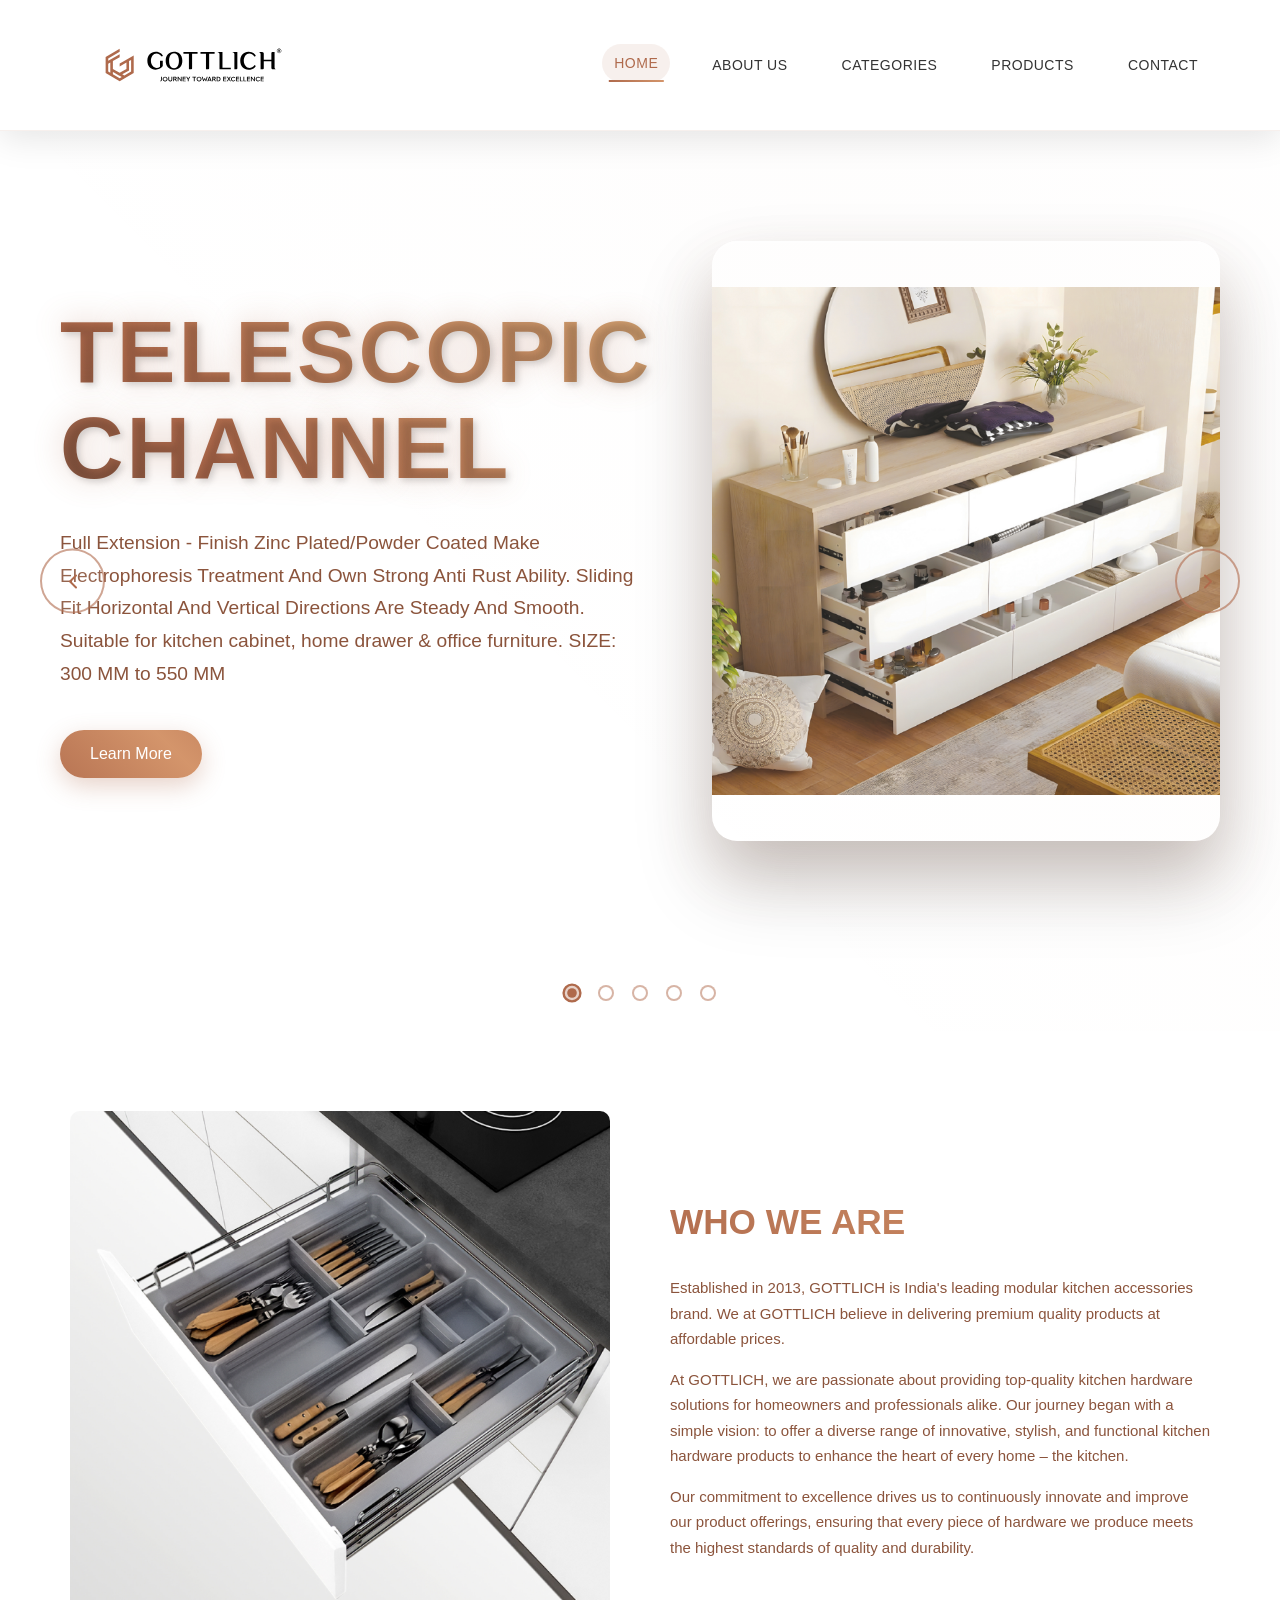
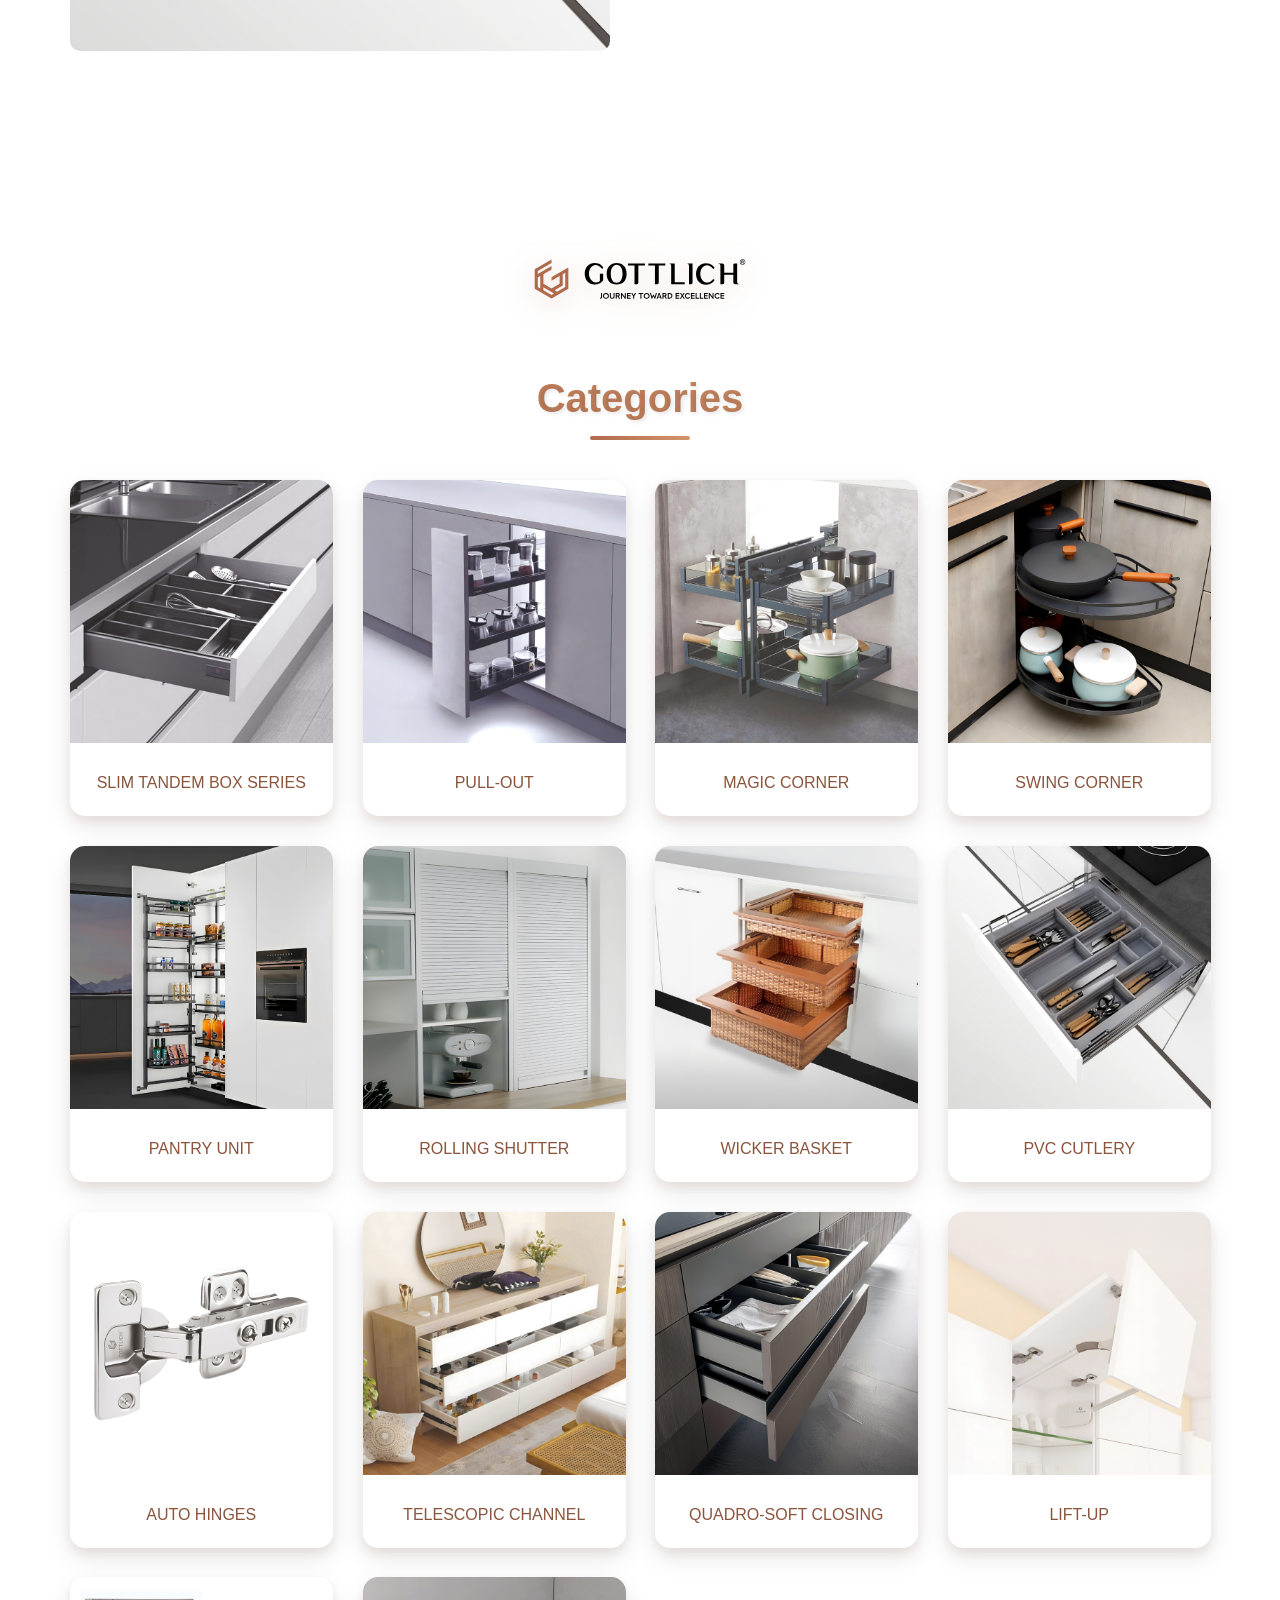
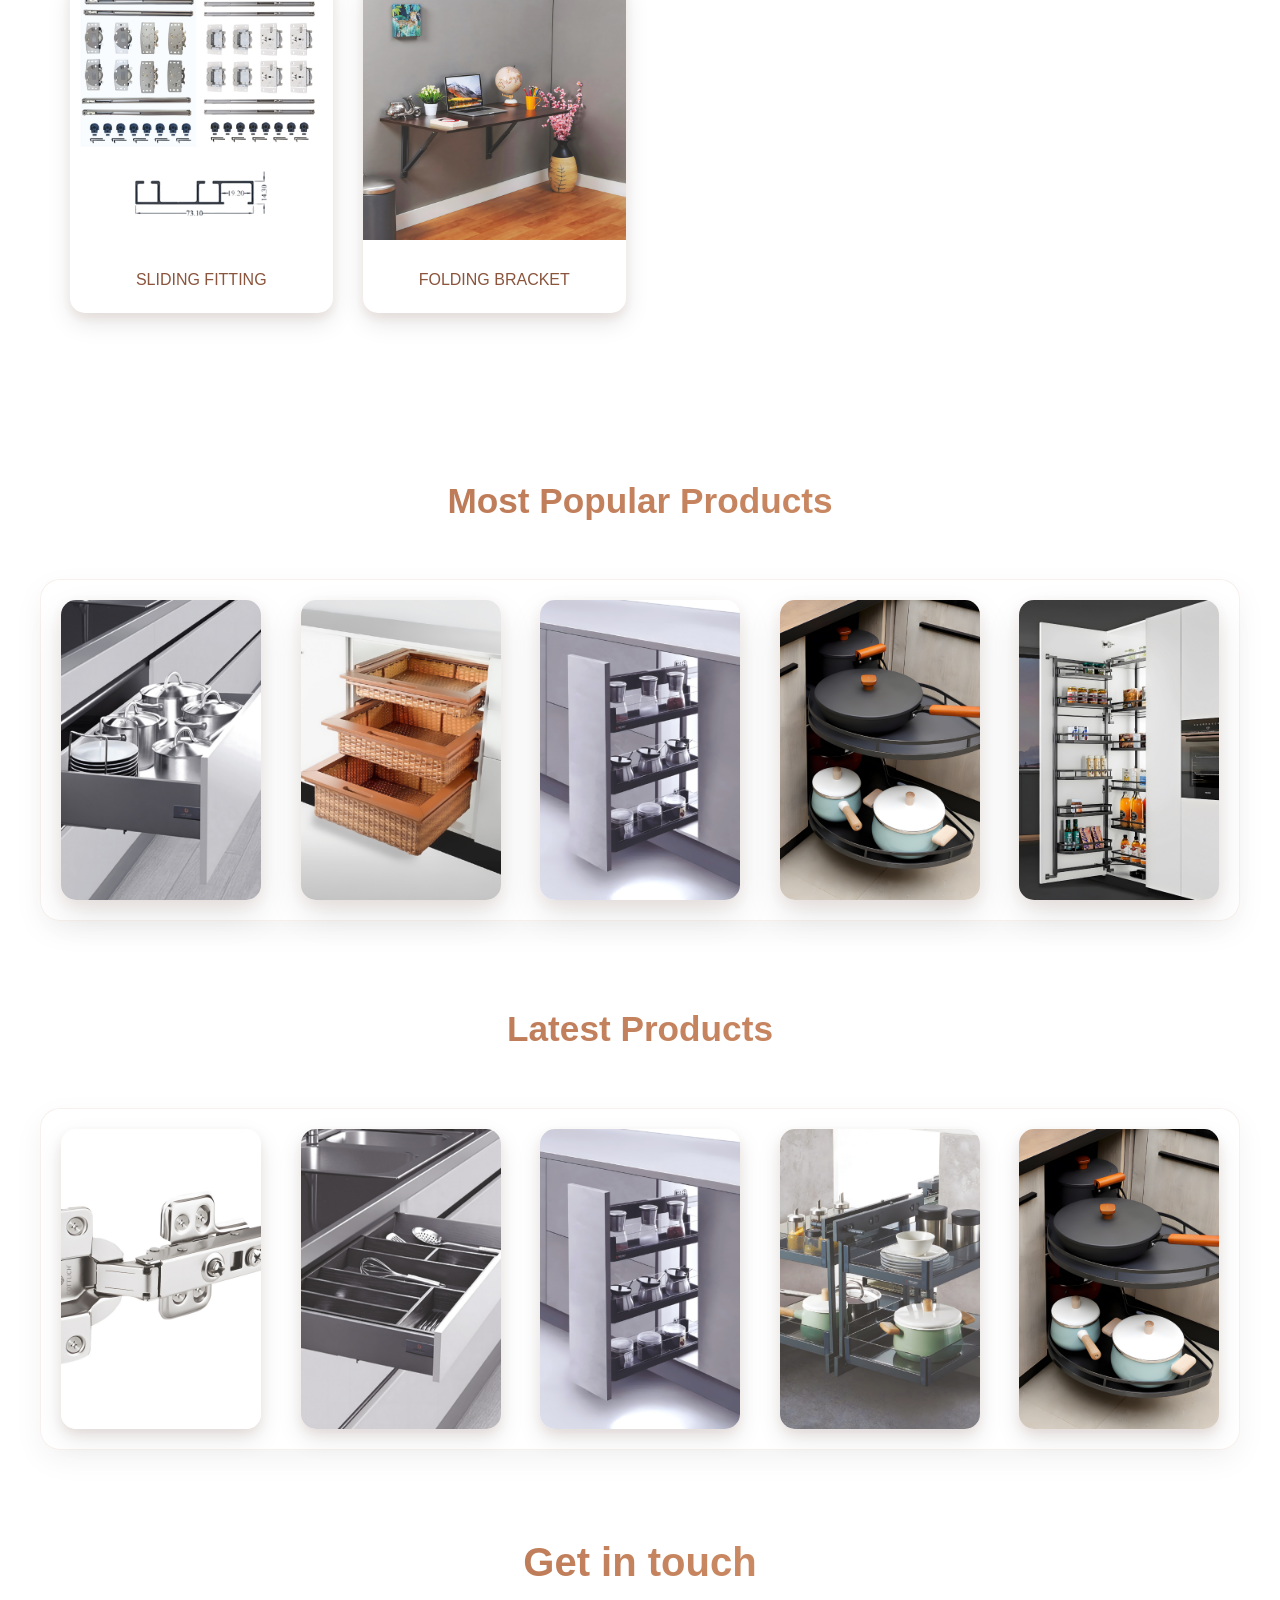
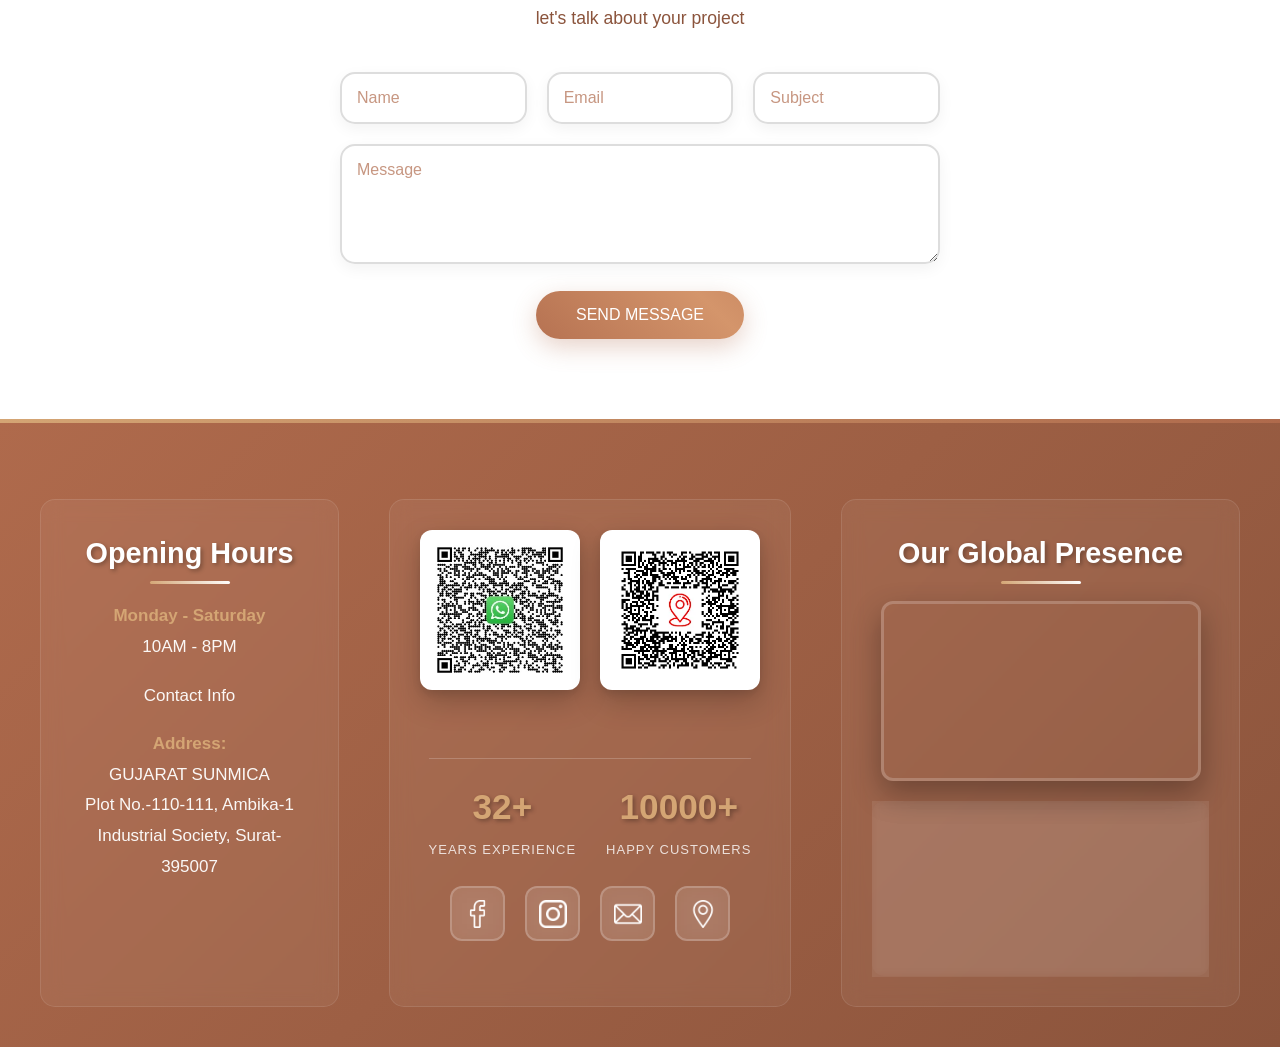
<file: index.html>
<!DOCTYPE html>
<html lang="en">

<head>
    <meta charset="UTF-8">
    <meta name="viewport" content="width=device-width, initial-scale=1.0">
    <title>Gottlich - Premium Kitchen Hardware Solutions</title>
    <meta name="description" content="Gottlich - Premium kitchen hardware with 32+ years experience. Telescopic channels, auto hinges, pull-outs, magic corners & more for modular kitchens.">
    
    <!-- Preload critical resources -->
    <link rel="preload" href="style.css?v=1765555540" as="style">
    <link rel="preload" href="Gottlich Logo.svg" as="image">
    
    <!-- DNS Prefetch for external resources -->
    <link rel="dns-prefetch" href="https://www.google.com">
    <link rel="dns-prefetch" href="https://www.facebook.com">
    <link rel="dns-prefetch" href="https://www.instagram.com">
    
    <!-- Stylesheet -->
    <link rel="stylesheet" href="style.css?v=1765555540">
    <link rel="icon" type="image/svg+xml" href="Gottlich Logo.svg">
</head>

<body>
    <header class="header">
        <div class="logo-nav">
            <a href="index.html"><img src="Gottlich Logo.svg" alt="Gottlich Logo" class="logo"></a>
            <nav class="nav">
                <a href="#home" class="active">HOME</a>
                <a href="#about">ABOUT US</a>
                <a href="#products">CATEGORIES</a>
                <a href="products.html">PRODUCTS</a>
                <a href="#contact">CONTACT</a>
            </nav>
            <div class="hamburger" id="hamburger">
                <span></span>
                <span></span>
                <span></span>
            </div>
        </div>
    </header>

    <!-- Mobile Navigation Overlay -->
    <div class="nav-overlay" id="navOverlay"></div>

    <!-- Mobile Navigation Menu -->
    <nav class="mobile-nav" id="mobileNav">
        <button class="mobile-nav-close" id="mobileNavClose">&times;</button>
        <a href="#home" class="active">HOME</a>
        <a href="#about">ABOUT US</a>
        <a href="#products">CATEGORIES</a>
        <a href="products.html">PRODUCTS</a>
        <a href="#contact">CONTACT</a>
    </nav>

    <main>
        <!-- Hero Slider Section -->
        <section id="home" class="hero-section">
            <div class="slider-container">
                <div class="slider-wrapper">
                    <!-- Slide 1 -->
                    <div class="slide active">
                        <div class="hero-content">
                            <div class="hero-text">
                                <h1 class="gradient-text neon-glow">TELESCOPIC CHANNEL</h1>
                                <p>Full Extension - Finish Zinc Plated/Powder Coated Make Electrophoresis Treatment And
                                    Own Strong Anti Rust Ability. Sliding Fit Horizontal And Vertical Directions Are
                                    Steady And Smooth. Suitable for kitchen cabinet, home
                                    drawer & office furniture. SIZE: 300 MM to 550 MM</p>
                                <a href="telescopic.html"><button class="cta-button pulse-animation">Learn More</button></a>
                            </div>
                            <div class="hero-image">
                                <img src="Product-photos(webp)/only photos-28.webp" alt="TELESCOPIC CHANNEL" width="600" height="400" loading="eager"
                                    onerror="this.src='https://via.placeholder.com/600x400/f5f5f5/666?text=TELESCOPIC+CHANNEL'">
                            </div>
                        </div>
                    </div>

                    <!-- Slide 2 -->
                    <div class="slide">
                        <div class="hero-content">
                            <div class="hero-text">
                                <h1 class="gradient-text neon-glow">SLIM TANDEM BOX SERIES</h1>
                                <p>The Drawer Slider (86-300 mm height) with full extension hidden sliders, 45 kg load capacity, and soft-close damper. Offers smooth, silent sliding, excellent stability, and quick installation/removal with automatic error adjustment.</p>
                                <a href="slim-tandem-86mm.html"><button class="cta-button pulse-animation">Learn More</button></a>
                            </div>
                            <div class="hero-image">
                                <img src="Product-photos(webp)/only photos-6.webp" alt="SLIM TANDEM BOX SERIES"
                                    onerror="this.src='https://via.placeholder.com/600x400/f5f5f5/666?text=SLIM+TANDEM+BOX+SERIES'">
                            </div>
                        </div>
                    </div>

                    <!-- Slide 3 -->
                    <div class="slide">
                        <div class="hero-content">
                            <div class="hero-text">
                                <h1 class="gradient-text neon-glow">GLASS PULL-OUT</h1>
                                <p>Universal pullout Side mounted with frame Fully smooth sliding performance Can be
                                    used both side left or right Kitchen Pullout is used to store small bottles and
                                    containers Size 200 mm to 300 mm</p>
                                <a href="pull-out-glass.html"><button class="cta-button pulse-animation">Learn More</button></a>
                            </div>
                            <div class="hero-image">
                                <img src="Product-photos(webp)/only photos-11.webp" alt="GLASS PULL-OUT"
                                    onerror="this.src='https://via.placeholder.com/600x400/f5f5f5/666?text=GLASS+PULL-OUT'">
                            </div>
                        </div>
                    </div>

                    <!-- Slide 4 -->
                    <div class="slide">
                        <div class="hero-content">
                            <div class="hero-text">
                                <h1 class="gradient-text neon-glow">GLASS MAGIC CORNER</h1>
                                <p>Universal installation Loading capacity: 24 kg With solid base 4 basket Basket with
                                    anti slip matt Suitable for blind corner cabinet door size of 450mm Weight Capacity
                                    24 kg & Size: 660x515x600 mm</p>
                                <a href="magic-corner-glass.html"><button class="cta-button pulse-animation">Learn More</button></a>
                            </div>
                            <div class="hero-image">
                                <img src="Product-photos(webp)/only photos-12.webp" alt="GLASS MAGIC CORNER"
                                    onerror="this.src='https://via.placeholder.com/600x400/f5f5f5/666?text=GLASS+MAGIC+CORNER'">
                            </div>
                        </div>
                    </div>

                    <!-- Slide 5 -->
                    <div class="slide">
                        <div class="hero-content">
                            <div class="hero-text">
                                <h1 class="gradient-text neon-glow">AUTO HINGES</h1>
                                <p>The built-in concealed soft-closing 50,000 Cycles Tested Fully Smooth Performance
                                    Material: cold-rolled steel Door adjustment: 2D/3D adjustable</p>
                                <a href="auto-hinges.html"><button class="cta-button pulse-animation">Learn More</button></a>
                            </div>
                            <div class="hero-image">
                                <img src="Product-photos(webp)/only photos-1.webp" alt="AUTO HINGES"
                                    onerror="this.src='https://via.placeholder.com/600x400/f5f5f5/666?text=AUTO+HINGES'">
                            </div>
                        </div>
                    </div>
                </div>

                <!-- Slider Navigation -->
                <div class="slider-nav">
                    <button class="nav-btn prev-btn" aria-label="Previous slide">
                        <svg width="24" height="24" viewBox="0 0 24 24" fill="none">
                            <path d="M15 18L9 12L15 6" stroke="currentColor" stroke-width="2" stroke-linecap="round"
                                stroke-linejoin="round" />
                        </svg>
                    </button>
                    <button class="nav-btn next-btn" aria-label="Next slide">
                        <svg width="24" height="24" viewBox="0 0 24 24" fill="none">
                            <path d="M9 18L15 12L9 6" stroke="currentColor" stroke-width="2" stroke-linecap="round"
                                stroke-linejoin="round" />
                        </svg>
                    </button>
                </div>

                <!-- Slider Indicators -->
                <div class="slider-indicators">
                    <button class="indicator active" data-slide="0"></button>
                    <button class="indicator" data-slide="1"></button>
                    <button class="indicator" data-slide="2"></button>
                    <button class="indicator" data-slide="3"></button>
                    <button class="indicator" data-slide="4"></button>
                </div>
            </div>
        </section>

        <!-- About Section -->
        <section id="about" class="about-section">
            <div class="about-content">
                <div class="about-image">
                    <img src="Product-photos(webp)/only photos-23.webp" alt="About Us - Gottlich Hardware"
                        onerror="this.src='https://via.placeholder.com/500x350/f5f5f5/666?text=About+Us'">
                </div>
                <div class="about-text">
                    <h2 class="gradient-text">WHO WE ARE</h2>
                    <p>Established in 2013, GOTTLICH is India's leading modular kitchen accessories brand. We at
                        GOTTLICH believe in delivering premium quality products at affordable prices.</p>
                    <p>At GOTTLICH, we are passionate about providing top-quality kitchen hardware solutions for
                        homeowners and professionals alike. Our journey began with a simple vision: to offer a diverse
                        range of innovative, stylish, and functional kitchen
                        hardware products to enhance the heart of every home – the kitchen.</p>
                    <p>Our commitment to excellence drives us to continuously innovate and improve our product
                        offerings, ensuring that every piece of hardware we produce meets the highest standards of
                        quality and durability.</p>
                </div>
            </div>
        </section>
        <!-- Products Gallery Section -->
        <section id="products" class="products-section">
            <div class="products-header">
                <img src="Gottlich Logo.svg" alt="Gottlich Logo" class="products-logo">
                <h2 class="gradient-text">Categories</h2>
            </div>

            <div class="products-grid">
                <div class="product-item">
                    <a href="slim-tandem-86mm.html">
                        <img src="Product-photos(webp)/only photos-6.webp" alt="SLIM TANDEM BOX SERIES" width="200" height="200"
                            onerror="this.src='https://via.placeholder.com/200x150/f5f5f5/666?text=SLIM+TANDEM+BOX+SERIES'">
                    </a>
                    <p><a href="slim-tandem-86mm.html">SLIM TANDEM BOX SERIES</a></p>
                </div>
                <div class="product-item">
                    <a href="pull-out-glass.html">
                        <img src="Product-photos(webp)/only photos-10.webp" alt="PULL-OUT"
                            onerror="this.src='https://via.placeholder.com/200x150/f5f5f5/666?text=PULL-OUT'">
                    </a>
                    <p><a href="pull-out-glass.html">PULL-OUT</a></p>
                </div>
                <div class="product-item">
                    <a href="magic-corner-glass.html">
                        <img src="Product-photos(webp)/only photos-12.webp" alt="MAGIC CORNER"
                            onerror="this.src='https://via.placeholder.com/200x150/f5f5f5/666?text=MAGIC+CORNER'">
                    </a>
                    <p><a href="magic-corner-glass.html">MAGIC CORNER</a></p>
                </div>
                <div class="product-item">
                    <a href="swing-corner.html">
                        <img src="Product-photos(webp)/only photos-14.webp" alt="SWING CORNER"
                            onerror="this.src='https://via.placeholder.com/200x150/f5f5f5/666?text=SWING+CORNER'">
                    </a>
                    <p><a href="swing-corner.html">SWING CORNER</a></p>
                </div>
                <div class="product-item">
                    <a href="pantry-unit.html">
                        <img src="Product-photos(webp)/only photos-16.webp" alt="PANTRY UNIT"
                            onerror="this.src='https://via.placeholder.com/200x150/f5f5f5/666?text=PANTRY+UNIT'">
                    </a>
                    <p><a href="pantry-unit.html">PANTRY UNIT</a></p>
                </div>
                <div class="product-item">
                    <a href="rolling-shutter-pvc.html">
                        <img src="Product-photos(webp)/only photos-19.webp" alt="ROLLING SHUTTER"
                            onerror="this.src='https://via.placeholder.com/200x150/f5f5f5/666?text=ROLLING+SHUTTER'">
                    </a>
                    <p><a href="rolling-shutter-pvc.html">ROLLING SHUTTER</a></p>
                </div>
                <div class="product-item">
                    <a href="wicker-basket.html">
                        <img src="Product-photos(webp)/only photos-21.webp" alt="WICKER BASKET"
                            onerror="this.src='https://via.placeholder.com/200x150/f5f5f5/666?text=WICKER+BASKET'">
                    </a>
                    <p><a href="wicker-basket.html">WICKER BASKET</a></p>
                </div>
                <div class="product-item">
                    <a href="pvc-cutlery.html">
                        <img src="Product-photos(webp)/only photos-23.webp" alt="PVC CUTLERY"
                            onerror="this.src='https://via.placeholder.com/200x150/f5f5f5/666?text=PVC+CUTLERY'">
                    </a>
                    <p><a href="pvc-cutlery.html">PVC CUTLERY</a></p>
                </div>
                <div class="product-item">
                    <a href="auto-hinges.html">
                        <img src="Product-photos(webp)/only photos-1.webp" alt="AUTO HINGES"
                            onerror="this.src='https://via.placeholder.com/200x150/f5f5f5/666?text=AUTO+HINGES'">
                    </a>
                    <p><a href="auto-hinges.html">AUTO HINGES</a></p>
                </div>
                <div class="product-item">
                    <a href="telescopic.html">
                        <img src="Product-photos(webp)/only photos-28.webp" alt="TELESCOPIC CHANNEL"
                            onerror="this.src='https://via.placeholder.com/200x150/f5f5f5/666?text=TELESCOPIC+CHANNEL'">
                    </a>
                    <p><a href="telescopic.html">TELESCOPIC CHANNEL</a></p>
                </div>
                <div class="product-item">
                    <a href="quadro-soft-closing.html">
                        <img src="Product-photos(webp)/only photos-29.webp" alt="QUADRO-SOFT CLOSING"
                            onerror="this.src='https://via.placeholder.com/200x150/f5f5f5/666?text=QUADRO-SOFT+CLOSING'">
                    </a>
                    <p><a href="quadro-soft-closing.html">QUADRO-SOFT CLOSING</a></p>
                </div>
                <div class="product-item">
                    <a href="lift-up.html">
                        <img src="Product-photos(webp)/only photos-25.webp" alt="LIFT-UP"
                            onerror="this.src='https://via.placeholder.com/200x150/f5f5f5/666?text=LIFT-UP'">
                    </a>
                    <p><a href="lift-up.html">LIFT-UP</a></p>
                </div>
                <div class="product-item">
                    <a href="sliding-fitting.html">
                        <img src="Product-photos(webp)/only photos-35.webp" alt="SLIDING FITTING"
                            onerror="this.src='https://via.placeholder.com/200x150/f5f5f5/666?text=SLIDING+FITTING'">
                    </a>
                    <p><a href="sliding-fitting.html">SLIDING FITTING</a></p>
                </div>
                <div class="product-item">
                    <a href="folding-bracket.html">
                        <img src="Product-photos(webp)/only photos-84.webp" alt="FOLDING BRACKET"
                            onerror="this.src='https://via.placeholder.com/200x150/f5f5f5/666?text=FOLDING+BRACKET'">
                    </a>
                    <p><a href="folding-bracket.html">FOLDING BRACKET</a></p>
                </div>
            </div>
        </section>

        <!-- Popular Products Section -->
        <section class="popular-products">
            <h2 class="gradient-text">Most Popular Products</h2>
            <div class="popular-grid">
                <div class="popular-item">
                    <a href="slim-tandem-116mm.html">
                        <img src="Product-photos(webp)/only photos-7.webp" alt="Popular Product 1"
                            onerror="this.src='https://via.placeholder.com/250x200/f5f5f5/666?text=Popular+Product+1'">
                    </a>
                </div>
                <div class="popular-item">
                    <a href="wicker-basket.html">
                        <img src="Product-photos(webp)/only photos-21.webp" alt="Popular Product 2"
                            onerror="this.src='https://via.placeholder.com/250x200/f5f5f5/666?text=Popular+Product+2'">
                    </a>
                </div>
                <div class="popular-item">
                    <a href="pull-out-glass.html">
                        <img src="Product-photos(webp)/only photos-10.webp" alt="Popular Product 3"
                            onerror="this.src='https://via.placeholder.com/250x200/f5f5f5/666?text=Popular+Product+3'">
                    </a>
                </div>
                <div class="popular-item">
                    <a href="swing-corner.html">
                        <img src="Product-photos(webp)/only photos-14.webp" alt="Popular Product 4"
                            onerror="this.src='https://via.placeholder.com/250x200/f5f5f5/666?text=Popular+Product+4'">
                    </a>
                </div>
                <div class="popular-item">
                    <a href="pantry-unit.html">
                        <img src="Product-photos(webp)/only photos-16.webp" alt="Popular Product 5"
                            onerror="this.src='https://via.placeholder.com/250x200/f5f5f5/666?text=Popular+Product+5'">
                    </a>
                </div>
            </div>
        </section>

        <!-- Latest Products Section -->
        <section class="latest-products">
            <h2 class="gradient-text">Latest Products</h2>
            <div class="latest-grid">
                <div class="latest-item">
                    <a href="auto-hinges-ms-2d.html">
                        <img src="Product-photos(webp)/only photos-1.webp" alt="Latest Product 1"
                            onerror="this.src='https://via.placeholder.com/200x150/f5f5f5/666?text=Latest+Product+1'">
                    </a>
                </div>
                <div class="latest-item">
                    <a href="slim-tandem-86mm.html">
                        <img src="Product-photos(webp)/only photos-6.webp" alt="Latest Product 2"
                            onerror="this.src='https://via.placeholder.com/200x150/f5f5f5/666?text=Latest+Product+2'">
                    </a>
                </div>
                <div class="latest-item">
                    <a href="pull-out-glass.html">
                        <img src="Product-photos(webp)/only photos-10.webp" alt="Latest Product 3"
                            onerror="this.src='https://via.placeholder.com/200x150/f5f5f5/666?text=Latest+Product+3'">
                    </a>
                </div>
                <div class="latest-item">
                    <a href="magic-corner-glass.html">
                        <img src="Product-photos(webp)/only photos-12.webp" alt="Latest Product 4"
                            onerror="this.src='https://via.placeholder.com/200x150/f5f5f5/666?text=Latest+Product+4'">
                    </a>
                </div>
                <div class="latest-item">
                    <a href="swing-corner.html">
                        <img src="Product-photos(webp)/only photos-14.webp" alt="Latest Product 5"
                            onerror="this.src='https://via.placeholder.com/200x150/f5f5f5/666?text=Latest+Product+5'">
                    </a>
                </div>
            </div>
        </section>
        <!-- Contact Section -->
        <section id="contact" class="contact-section">
            <h2 class="gradient-text">Get in touch</h2>
            <p class="subtitle">let's talk about your project</p>
            <form class="contact-form" action="contact.php" method="POST" autocomplete="on">
                <div class="form-row">
                    <input type="text" name="name" placeholder="Name" required autocomplete="name">
                    <input type="email" name="email" placeholder="Email" required autocomplete="email">
                    <input type="text" name="subject" placeholder="Subject" required autocomplete="off">
                </div>
                <textarea name="message" placeholder="Message" required autocomplete="off"></textarea>
                 <button type="submit">SEND MESSAGE</button>
            </form>
        </section>
    </main>

    <footer class="footer">
        <div class="footer-content">
            <div class="opening-hours">
                <h3>Opening Hours</h3>
                <p><strong>Monday - Saturday</strong><br>10AM - 8PM</p>
                <p>Contact Info</p>
                <p><strong>Address:</strong><br> GUJARAT SUNMICA<br> Plot No.-110-111, Ambika-1<br>
                    Industrial Society, Surat-395007
                </p>
            </div>
            <div class="qr-social">
                <div class="qr-codes">
                    <div class="qr-item">
                        <img src="Whatsapp QR.jpeg" alt="WhatsApp QR Code - Contact Us" class="qr-img"
                            onerror="this.src='https://via.placeholder.com/120x120/ffffff/000000?text=WhatsApp+QR'">
                    </div>
                    <div class="qr-item">
                        <img src="gottlich location-qr-code.webp" alt="Location QR Code - Find Us" class="qr-img">
                    </div>
                </div>
                
                <!-- Professional Stats -->
                <div class="footer-stats">
                    <div class="stat-item">
                        <span class="stat-number">32+</span>
                        <span class="stat-label">Years Experience</span>
                    </div>
                    <div class="stat-item">
                        <span class="stat-number">10000+</span>
                        <span class="stat-label">Happy Customers</span>
                    </div>
                </div>
                
                <div class="social-row">
                    <a href="https://www.facebook.com/GOTTLICHHARDWARE"><img src="facebook.png" alt="Facebook"></a>
                    <a href="https://www.instagram.com/gottlich_hardware_" target="_blank" rel="noopener"><img
                            src="instagram.png" alt="Instagram"></a>
                    <a href="mailto:gujaratsunmicasurat@gmail.com"><img src="mail.png" alt="Mail"></a>
                    <a href="https://www.google.com/maps/dir//110-111,+Udhana+-+Magdalla+Rd,+Ambika+Industrial+Society+1,+Gandhi+Kutir,+Surat,+Gujarat+395017/@21.1642426,72.7368015,12z/data=!4m8!4m7!1m0!1m5!1s0x3be04f55d26791e3:0x310a74d719723411!2m2!1d72.8192032!2d21.1642626?entry=ttu&g_ep=EgoyMDI1MDczMC.0IKXMDSoASAFQAw%3D%3D"
                        target="_blank" rel="noopener"><img src="location.png" alt="Location"></a>
                </div>
            </div>

            <!-- Themed Address Map Section -->
            <div class="address-map-section">
                <h3>Our Global Presence</h3>
                <div class="map-3d-container">
                    <video class="address-video" autoplay muted loop playsinline preload="metadata">
                        <source src="address_video (online-video-cutter.com).mp4" type="video/mp4">
                        Your browser does not support the video tag.
                    </video>
                </div>

                <!-- Address Info -->
                <div class="address-info">
                    <p><strong>Head Office:</strong></p>
                    <p>GUJARAT SUNMICA<br> Plot No.-110-111, Ambika-1<br> Industrial Society, Surat-395007</p>
                </div>
            </div>
        </div>
        </div>
    </footer>

    <!-- Essential JavaScript Files -->
    <script src="products.js" defer></script>
    
    <!-- Hero Slider and Navigation JavaScript -->
    <script>
        document.addEventListener('DOMContentLoaded', function() {
            // Hero Slider Functionality
            const slides = document.querySelectorAll('.slide');
            const dots = document.querySelectorAll('.indicator');
            let currentSlide = 0;
            let isTransitioning = false;
            const totalSlides = slides.length;

            function showSlide(index, direction = 'next') {
                if (isTransitioning || index === currentSlide) return;
                
                isTransitioning = true;
                const oldSlide = slides[currentSlide];
                const newSlide = slides[index];
                
                // Start transition
                if (oldSlide) {
                    oldSlide.style.opacity = '0';
                    oldSlide.style.visibility = 'hidden';
                }
                
                // Small delay for smooth transition
                setTimeout(() => {
                    // Hide all slides first
                    slides.forEach(slide => {
                        slide.classList.remove('active');
                        slide.style.opacity = '0';
                        slide.style.visibility = 'hidden';
                    });
                    
                    // Show new slide
                    if (newSlide) {
                        newSlide.classList.add('active');
                        newSlide.style.opacity = '1';
                        newSlide.style.visibility = 'visible';
                    }
                    
                    // Update dots
                    dots.forEach(dot => dot.classList.remove('active'));
                    if (dots[index]) {
                        dots[index].classList.add('active');
                    }
                    
                    currentSlide = index;
                    
                    // Allow next transition after animation completes
                    setTimeout(() => {
                        isTransitioning = false;
                    }, 1200);
                }, 100);
            }

            function nextSlide() {
                const nextIndex = (currentSlide + 1) % totalSlides;
                showSlide(nextIndex, 'next');
            }

            function prevSlide() {
                const prevIndex = (currentSlide - 1 + totalSlides) % totalSlides;
                showSlide(prevIndex, 'prev');
            }

            // Initialize first slide
            if (slides.length > 0) {
                // Set first slide as active immediately
                slides[0].classList.add('active');
                slides[0].style.opacity = '1';
                slides[0].style.visibility = 'visible';
                
                if (dots[0]) {
                    dots[0].classList.add('active');
                }
                
                // Auto-advance slides every 6 seconds (slower)
                setInterval(nextSlide, 6000);
            }

            // Dot navigation
            dots.forEach((dot, index) => {
                dot.addEventListener('click', () => {
                    if (!isTransitioning && index !== currentSlide) {
                        showSlide(index);
                    }
                });
            });

            // Arrow navigation
            const prevBtn = document.querySelector('.prev-btn');
            const nextBtn = document.querySelector('.next-btn');
            
            if (prevBtn) {
                prevBtn.addEventListener('click', (e) => {
                    e.preventDefault();
                    if (!isTransitioning) {
                        prevSlide();
                    }
                });
            }
            if (nextBtn) {
                nextBtn.addEventListener('click', (e) => {
                    e.preventDefault();
                    if (!isTransitioning) {
                        nextSlide();
                    }
                });
            }

            // Mobile Navigation
            const hamburger = document.getElementById('hamburger');
            const mobileNav = document.getElementById('mobileNav');
            const navOverlay = document.getElementById('navOverlay');
            const mobileNavClose = document.getElementById('mobileNavClose');

            if (hamburger && mobileNav) {
                hamburger.addEventListener('click', function() {
                    mobileNav.classList.add('active');
                    navOverlay.classList.add('active');
                    hamburger.classList.add('active');
                    document.body.style.overflow = 'hidden';
                });

                function closeMobileNav() {
                    mobileNav.classList.remove('active');
                    navOverlay.classList.remove('active');
                    hamburger.classList.remove('active');
                    document.body.style.overflow = '';
                }

                if (mobileNavClose) {
                    mobileNavClose.addEventListener('click', closeMobileNav);
                }
                
                if (navOverlay) {
                    navOverlay.addEventListener('click', closeMobileNav);
                }

                // Close mobile nav when clicking on a link
                const mobileNavLinks = mobileNav.querySelectorAll('a');
                mobileNavLinks.forEach(link => {
                    link.addEventListener('click', closeMobileNav);
                });
            }

            // Smooth scrolling for anchor links
            document.querySelectorAll('a[href^="#"]').forEach(anchor => {
                anchor.addEventListener('click', function (e) {
                    e.preventDefault();
                    const target = document.querySelector(this.getAttribute('href'));
                    if (target) {
                        target.scrollIntoView({
                            behavior: 'smooth',
                            block: 'start'
                        });
                    }
                });
            });
        });
    </script>
    
    <!-- Simple Service Worker Registration -->
    <script>
        if ('serviceWorker' in navigator) {
            window.addEventListener('load', () => {
                navigator.serviceWorker.register('/sw.js');
            });
        }
    </script>
</body>
</html>
</file>
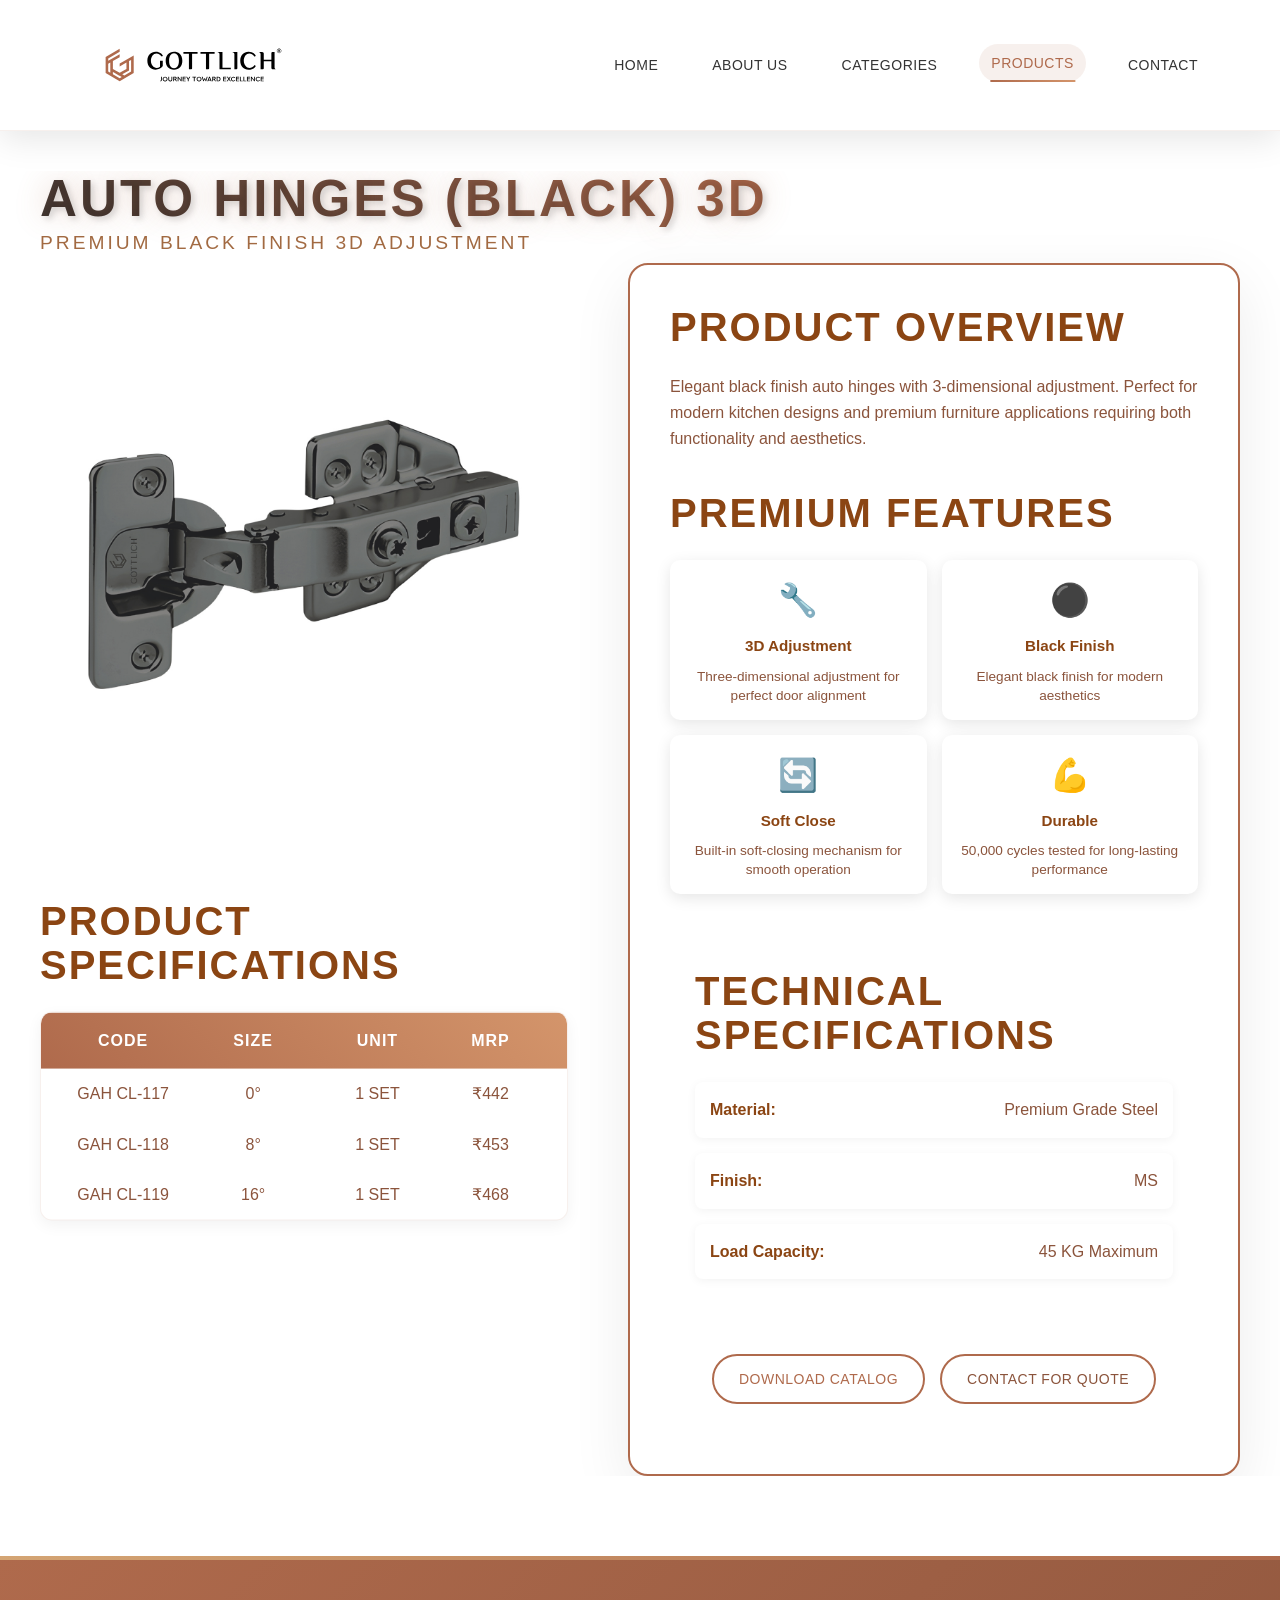
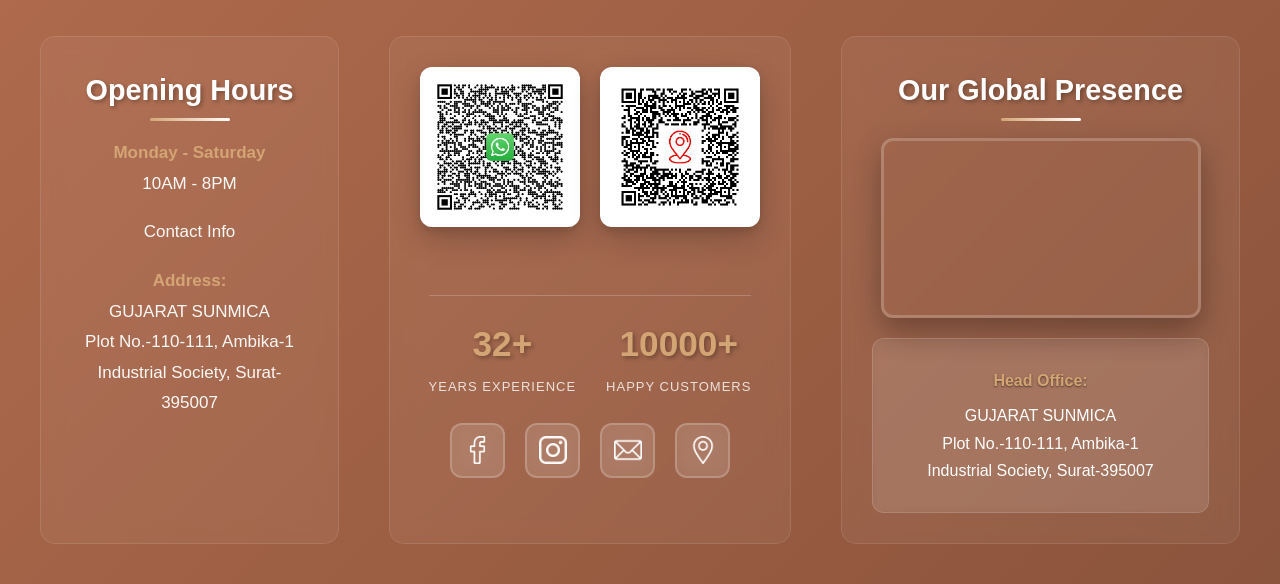
<file: auto-hinges-3d-black.html>
<!DOCTYPE html>
<html lang="en">
<head>
    <meta charset="UTF-8">
    <meta name="viewport" content="width=device-width, initial-scale=1.0">
    <title>AUTO HINGES 3D BLACK - Gottlich Premium Kitchen Hardware</title>
    <meta name="description" content="Gottlich AUTO HINGES 3D BLACK - Elegant black finish auto hinges with 3-dimensional adjustment. Perfect for modern kitchen designs and premium furniture applications.">
    <!-- Preload critical resources -->
    <link rel="preload" href="style-detail-clean.css?v=1765555400" as="style">
    <link rel="preload" href="Gottlich Logo.svg" as="image">
    
    <!-- DNS Prefetch -->
    <link rel="dns-prefetch" href="https://www.google.com">
    <link rel="dns-prefetch" href="https://www.facebook.com">
    <link rel="dns-prefetch" href="https://www.instagram.com">
    
    <link rel="stylesheet" href="style-detail-clean.css?v=1765555400">
    <link rel="icon" type="image/svg+xml" href="Gottlich Logo.svg">
</head>
<body>
    <header class="header">
        <div class="logo-nav">
            <a href="index.html"><img src="Gottlich Logo.svg" alt="Gottlich Logo" class="logo" width="150" height="50"></a>
            <nav class="nav">
                <a href="index.html">HOME</a>
                <a href="index.html#about">ABOUT US</a>
                <a href="index.html#products">CATEGORIES</a>
                <a href="products.html" class="active">PRODUCTS</a>
                <a href="index.html#contact">CONTACT</a>
            </nav>
            <div class="hamburger" id="hamburger">
                <span></span>
                <span></span>
                <span></span>
            </div>
        </div>
    </header>

    <div class="nav-overlay" id="navOverlay"></div>

    <nav class="mobile-nav" id="mobileNav">
        <button class="mobile-nav-close" id="mobileNavClose">&times;</button>
        <a href="index.html">HOME</a>
        <a href="index.html#about">ABOUT US</a>
        <a href="index.html#products">CATEGORIES</a>
        <a href="products.html" class="active">PRODUCTS</a>
        <a href="index.html#contact">CONTACT</a>
    </nav>

    <main class="product-page">
        <section class="product-detail-section">
            <div class="product-container">
                    <div class="product-header">
                        <h1 class="product-title gradient-text neon-glow">AUTO HINGES (Black) 3D</h1>
                        <p class="product-subtitle gradient-text">PREMIUM BLACK FINISH 3D ADJUSTMENT</p>
                        <div class="product-rating">
                            <div class="stars">★★★★★</div>
                            <span class="rating-text">Premium Quality Guaranteed</span>
                        </div>
                    </div>

                <div class="product-images">
                    
                    


                    <div class="thumbnail-list">
                        <div class="thumbnail active" data-image="Product-photos(webp)/only photos-3.webp">
                            <img src="Product-photos(webp)/only photos-3.webp" alt="AUTO HINGES (Black) 3D" width="150" height="150">
                        </div>
                    </div>
                    <div class="main-image-container">
                        <img id="mainProductImage" src="Product-photos(webp)/only photos-3.webp" alt="AUTO HINGES (Black) 3D" width="600" height="400">
                    </div>
                    
                    <!-- Product Specifications Table - Below Image -->
                    <div class="specifications">
                        <h3 class="gradient-text neon-glow">Product Specifications</h3>
                        <div class="spec-table">
                            <div class="spec-header">
                                <span>CODE</span>
                                <span>SIZE</span>
                                <span>UNIT</span>
                                <span>MRP</span>
                            </div>
                            <div class="spec-row">
                                <span>GAH CL-117</span>
                                <span>0°</span>
                                <span>1 SET</span>
                                <span>₹442</span>
                            </div>
                            <div class="spec-row">
                                <span>GAH CL-118</span>
                                <span>8°</span>
                                <span>1 SET</span>
                                <span>₹453</span>
                            </div>
                            <div class="spec-row">
                                <span>GAH CL-119</span>
                                <span>16°</span>
                                <span>1 SET</span>
                                <span>₹468</span>
                            </div>
                        </div>
                    </div>
                </div>

                <div class="product-info">
                    

                    
                    <div class="product-description">
                        <h2 class="gradient-text neon-glow">Product Overview</h2>
                        <p>Elegant black finish auto hinges with 3-dimensional adjustment. Perfect for modern kitchen designs and premium furniture applications requiring both functionality and aesthetics.</p>
                    </div>

                    <div class="features-section">
                        <h2 class="gradient-text neon-glow">Premium Features</h2>
                        <div class="features-grid">
                            <div class="feature-item">
                                <div class="feature-icon">🔧</div>
                                <h4 class="gradient-text">3D Adjustment</h4>
                                <p>Three-dimensional adjustment for perfect door alignment</p>
                            </div>
                            <div class="feature-item">
                                <div class="feature-icon">⚫</div>
                                <h4 class="gradient-text">Black Finish</h4>
                                <p>Elegant black finish for modern aesthetics</p>
                            </div>
                            <div class="feature-item">
                                <div class="feature-icon">🔄</div>
                                <h4 class="gradient-text">Soft Close</h4>
                                <p>Built-in soft-closing mechanism for smooth operation</p>
                            </div>
                            <div class="feature-item">
                                <div class="feature-icon">💪</div>
                                <h4 class="gradient-text">Durable</h4>
                                <p>50,000 cycles tested for long-lasting performance</p>
                            </div>
                        </div>

<div class="tech-specs">
                        <h2 class="gradient-text neon-glow">Technical Specifications</h2>
                        <div class="specs-grid">
                            <div class="spec-item">
                                <span class="spec-label gradient-text">Material:</span>
                                <span class="spec-value">Premium Grade Steel</span>
                            </div>
                            <div class="spec-item">
                                <span class="spec-label gradient-text">Finish:</span>
                                <span class="spec-value">MS</span>
                            </div>
                            <div class="spec-item">
                                <span class="spec-label gradient-text">Load Capacity:</span>
                                <span class="spec-value">45 KG Maximum</span>
                            </div>
                            </div>
                    </div>

                    <div class="product-actions">
                        <button class="action-btn primary">INSTALLATION GUIDE</button>
                        <a href="Gottlich_compressed.pdf" download="Gottlich-Catalog.pdf"><button class="action-btn secondary">DOWNLOAD CATALOG</button></a>
                        <button class="action-btn tertiary">CONTACT FOR QUOTE</button>
                    </div>
                </div>
            </div>
        </section>
    </main>

                        <footer class="footer">
        <div class="footer-content">
            <div class="opening-hours">
                <h3>Opening Hours</h3>
                <p><strong>Monday - Saturday</strong><br>10AM - 8PM</p>
                <p>Contact Info</p>
                <p><strong>Address:</strong><br> GUJARAT SUNMICA<br> Plot No.-110-111, Ambika-1<br>
                    Industrial Society, Surat-395007
                </p>
            </div>
            <div class="qr-social">
                <div class="qr-codes">
                    <div class="qr-item">
                        <img src="Whatsapp QR.jpeg" alt="WhatsApp QR Code - Contact Us" class="qr-img"
                            onerror="this.src='https://via.placeholder.com/120x120/ffffff/000000?text=WhatsApp+QR'">
                    </div>
                    <div class="qr-item">
                        <img src="gottlich location-qr-code.webp" alt="Location QR Code - Find Us" class="qr-img">
                    </div>
                </div>
                
                <!-- Professional Stats -->
                <div class="footer-stats">
                    <div class="stat-item">
                        <span class="stat-number">32+</span>
                        <span class="stat-label">Years Experience</span>
                    </div>
                    <div class="stat-item">
                        <span class="stat-number">10000+</span>
                        <span class="stat-label">Happy Customers</span>
                    </div>
                </div>
                
                <div class="social-row">
                    <a href="https://www.facebook.com/GOTTLICHHARDWARE"><img src="facebook.png" alt="Facebook"></a>
                    <a href="https://www.instagram.com/gottlich_hardware_" target="_blank" rel="noopener"><img
                            src="instagram.png" alt="Instagram"></a>
                    <a href="mailto:gujaratsunmicasurat@gmail.com"><img src="mail.png" alt="Mail"></a>
                    <a href="https://www.google.com/maps/dir//110-111,+Udhana+-+Magdalla+Rd,+Ambika+Industrial+Society+1,+Gandhi+Kutir,+Surat,+Gujarat+395017/@21.1642426,72.7368015,12z/data=!4m8!4m7!1m0!1m5!1s0x3be04f55d26791e3:0x310a74d719723411!2m2!1d72.8192032!2d21.1642626?entry=ttu&g_ep=EgoyMDI1MDczMC.0IKXMDSoASAFQAw%3D%3D"
                        target="_blank" rel="noopener"><img src="location.png" alt="Location"></a>
                </div>
            </div>

            <!-- Themed Address Map Section -->
            <div class="address-map-section">
                <h3>Our Global Presence</h3>
                <div class="map-3d-container">
                    <video class="address-video" autoplay muted loop playsinline preload="metadata">
                        <source src="address_video (online-video-cutter.com).mp4" type="video/mp4">
                        Your browser does not support the video tag.
                    </video>
                </div>

                <!-- Address Info -->
                <div class="address-info">
                    <p><strong>Head Office:</strong></p>
                    <p>GUJARAT SUNMICA<br> Plot No.-110-111, Ambika-1<br> Industrial Society, Surat-395007</p>
                </div>
            </div>
        </div>
    </footer>

    <script src="products-detail-clean.js" defer></script>
    <script src="product-whatsapp.js" defer></script>
</body>
</html>
</file>
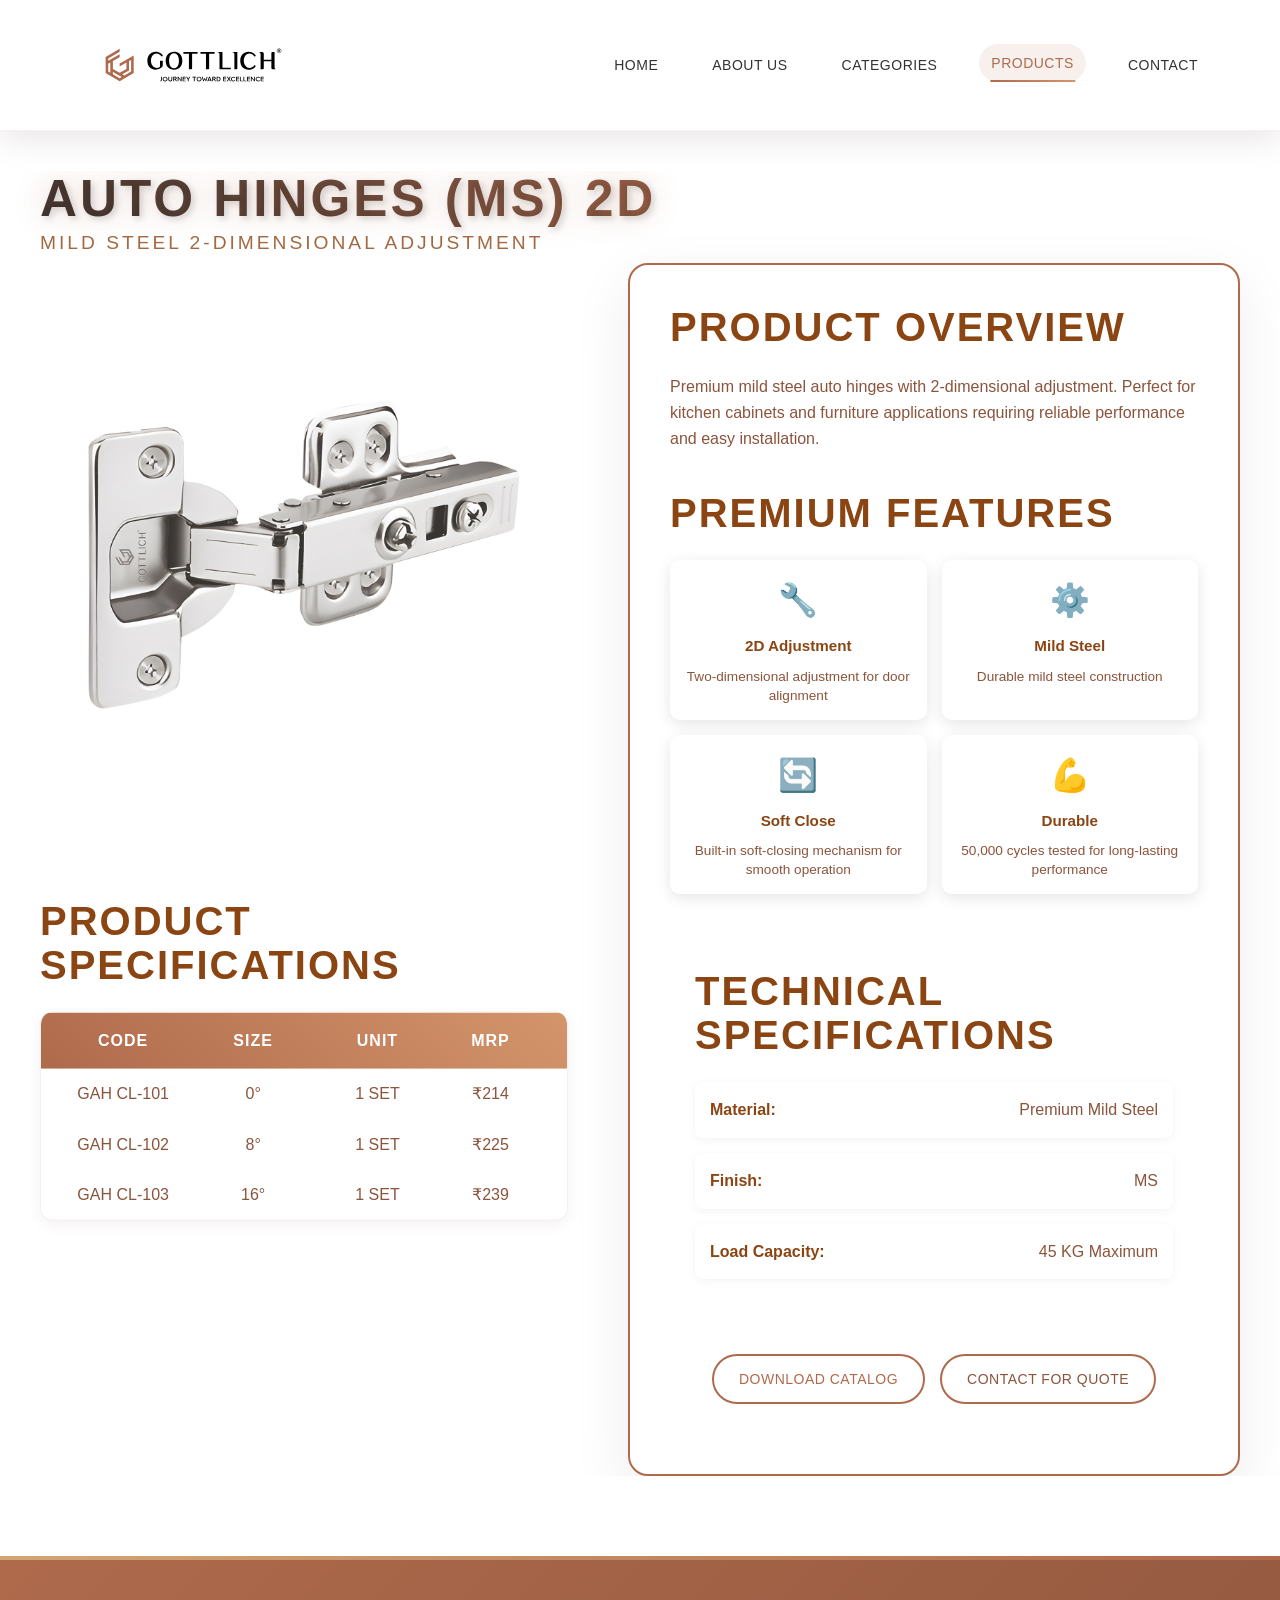
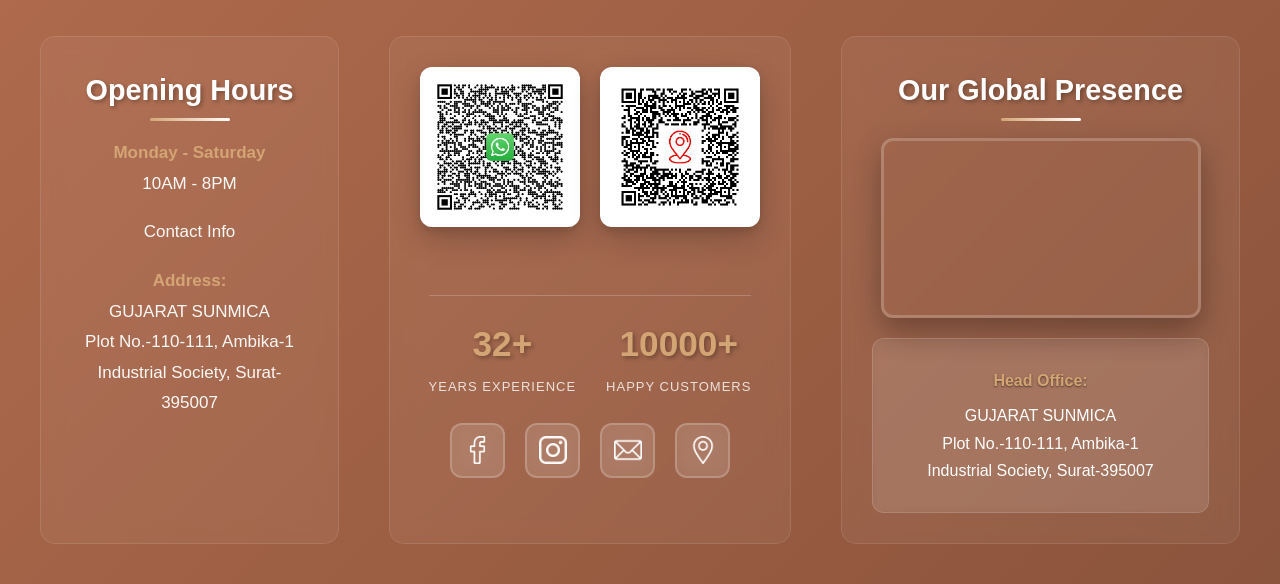
<file: auto-hinges-ms-2d.html>
<!DOCTYPE html>
<html lang="en">
<head>
    <meta charset="UTF-8">
    <meta name="viewport" content="width=device-width, initial-scale=1.0">
    <title>AUTO HINGES (MS) 2D - Gottlich Premium Kitchen Hardware</title>
    <meta name="description" content="Gottlich AUTO HINGES (MS) 2D - Premium mild steel auto hinges with 2-dimensional adjustment for kitchen cabinets.">
    <!-- Preload critical resources -->
    <link rel="preload" href="style-detail-clean.css?v=1765555400" as="style">
    <link rel="preload" href="Gottlich Logo.svg" as="image">
    
    <!-- DNS Prefetch -->
    <link rel="dns-prefetch" href="https://www.google.com">
    <link rel="dns-prefetch" href="https://www.facebook.com">
    <link rel="dns-prefetch" href="https://www.instagram.com">
    
    <link rel="stylesheet" href="style-detail-clean.css?v=1765555400">
    <link rel="icon" type="image/svg+xml" href="Gottlich Logo.svg">
</head>
<body>
    <header class="header">
        <div class="logo-nav">
            <a href="index.html"><img src="Gottlich Logo.svg" alt="Gottlich Logo" class="logo" width="150" height="50"></a>
            <nav class="nav">
                <a href="index.html">HOME</a>
                <a href="index.html#about">ABOUT US</a>
                <a href="index.html#products">CATEGORIES</a>
                <a href="products.html" class="active">PRODUCTS</a>
                <a href="index.html#contact">CONTACT</a>
            </nav>
            <div class="hamburger" id="hamburger">
                <span></span>
                <span></span>
                <span></span>
            </div>
        </div>
    </header>

    <div class="nav-overlay" id="navOverlay"></div>

    <nav class="mobile-nav" id="mobileNav">
        <button class="mobile-nav-close" id="mobileNavClose">&times;</button>
        <a href="index.html">HOME</a>
        <a href="index.html#about">ABOUT US</a>
        <a href="index.html#products">CATEGORIES</a>
        <a href="products.html" class="active">PRODUCTS</a>
        <a href="index.html#contact">CONTACT</a>
    </nav>

    <main class="product-page">
        <section class="product-detail-section">
            <div class="product-container">
                    <div class="product-header">
                        <h1 class="product-title gradient-text neon-glow">AUTO HINGES (MS) 2D</h1>
                        <p class="product-subtitle gradient-text">MILD STEEL 2-DIMENSIONAL ADJUSTMENT</p>
                        <div class="product-rating">
                            <div class="stars">★★★★★</div>
                            <span class="rating-text">Premium Quality Guaranteed</span>
                        </div>
                    </div>

                <div class="product-images">
                    
                    


                    <div class="thumbnail-list">
                        <div class="thumbnail active" data-image="Product-photos(webp)/only photos-1.webp">
                            <img src="Product-photos(webp)/only photos-1.webp" alt="AUTO HINGES (MS) 2D" width="150" height="150">
                        </div>
                    </div>
                    <div class="main-image-container">
                        <img id="mainProductImage" src="Product-photos(webp)/only photos-1.webp" alt="AUTO HINGES (MS) 2D" width="600" height="400">
                    </div>
                    
                    <!-- Product Specifications Table - Below Image -->
                    <div class="specifications">
                        <h3 class="gradient-text neon-glow">Product Specifications</h3>
                        <div class="spec-table">
                            <div class="spec-header">
                                <span>CODE</span>
                                <span>SIZE</span>
                                <span>UNIT</span>
                                <span>MRP</span>
                            </div>
                            <div class="spec-row">
                                <span>GAH CL-101</span>
                                <span>0°</span>
                                <span>1 SET</span>
                                <span>₹214</span>
                            </div>
                            <div class="spec-row">
                                <span>GAH CL-102</span>
                                <span>8°</span>
                                <span>1 SET</span>
                                <span>₹225</span>
                            </div>
                            <div class="spec-row">
                                <span>GAH CL-103</span>
                                <span>16°</span>
                                <span>1 SET</span>
                                <span>₹239</span>
                            </div>
                        </div>
                    </div>
                </div>

                <div class="product-info">
                    

                    
                    <div class="product-description">
                        <h2 class="gradient-text neon-glow">Product Overview</h2>
                        <p>Premium mild steel auto hinges with 2-dimensional adjustment. Perfect for kitchen cabinets and furniture applications requiring reliable performance and easy installation.</p>
                    </div>

                    <div class="features-section">
                        <h2 class="gradient-text neon-glow">Premium Features</h2>
                        <div class="features-grid">
                            <div class="feature-item">
                                <div class="feature-icon">🔧</div>
                                <h4 class="gradient-text">2D Adjustment</h4>
                                <p>Two-dimensional adjustment for door alignment</p>
                            </div>
                            <div class="feature-item">
                                <div class="feature-icon">⚙️</div>
                                <h4 class="gradient-text">Mild Steel</h4>
                                <p>Durable mild steel construction</p>
                            </div>
                            <div class="feature-item">
                                <div class="feature-icon">🔄</div>
                                <h4 class="gradient-text">Soft Close</h4>
                                <p>Built-in soft-closing mechanism for smooth operation</p>
                            </div>
                            <div class="feature-item">
                                <div class="feature-icon">💪</div>
                                <h4 class="gradient-text">Durable</h4>
                                <p>50,000 cycles tested for long-lasting performance</p>
                            </div>
                        </div>

<div class="tech-specs">
                        <h2 class="gradient-text neon-glow">Technical Specifications</h2>
                        <div class="specs-grid">
                            <div class="spec-item">
                                <span class="spec-label gradient-text">Material:</span>
                                <span class="spec-value">Premium Mild Steel</span>
                            </div>
                            <div class="spec-item">
                                <span class="spec-label gradient-text">Finish:</span>
                                <span class="spec-value">MS</span>
                            </div>
                            <div class="spec-item">
                                <span class="spec-label gradient-text">Load Capacity:</span>
                                <span class="spec-value">45 KG Maximum</span>
                            </div>
                            </div>
                    </div>

                    <div class="product-actions">
                        <button class="action-btn primary">INSTALLATION GUIDE</button>
                        <a href="Gottlich_compressed.pdf" download="Gottlich-Catalog.pdf"><button class="action-btn secondary">DOWNLOAD CATALOG</button></a>
                        <button class="action-btn tertiary">CONTACT FOR QUOTE</button>
                    </div>
                </div>
            </div>
        </section>
    </main>

                        <footer class="footer">
        <div class="footer-content">
            <div class="opening-hours">
                <h3>Opening Hours</h3>
                <p><strong>Monday - Saturday</strong><br>10AM - 8PM</p>
                <p>Contact Info</p>
                <p><strong>Address:</strong><br> GUJARAT SUNMICA<br> Plot No.-110-111, Ambika-1<br>
                    Industrial Society, Surat-395007
                </p>
            </div>
            <div class="qr-social">
                <div class="qr-codes">
                    <div class="qr-item">
                        <img src="Whatsapp QR.jpeg" alt="WhatsApp QR Code - Contact Us" class="qr-img"
                            onerror="this.src='https://via.placeholder.com/120x120/ffffff/000000?text=WhatsApp+QR'">
                    </div>
                    <div class="qr-item">
                        <img src="gottlich location-qr-code.webp" alt="Location QR Code - Find Us" class="qr-img">
                    </div>
                </div>
                
                <!-- Professional Stats -->
                <div class="footer-stats">
                    <div class="stat-item">
                        <span class="stat-number">32+</span>
                        <span class="stat-label">Years Experience</span>
                    </div>
                    <div class="stat-item">
                        <span class="stat-number">10000+</span>
                        <span class="stat-label">Happy Customers</span>
                    </div>
                </div>
                
                <div class="social-row">
                    <a href="https://www.facebook.com/GOTTLICHHARDWARE"><img src="facebook.png" alt="Facebook"></a>
                    <a href="https://www.instagram.com/gottlich_hardware_" target="_blank" rel="noopener"><img
                            src="instagram.png" alt="Instagram"></a>
                    <a href="mailto:gujaratsunmicasurat@gmail.com"><img src="mail.png" alt="Mail"></a>
                    <a href="https://www.google.com/maps/dir//110-111,+Udhana+-+Magdalla+Rd,+Ambika+Industrial+Society+1,+Gandhi+Kutir,+Surat,+Gujarat+395017/@21.1642426,72.7368015,12z/data=!4m8!4m7!1m0!1m5!1s0x3be04f55d26791e3:0x310a74d719723411!2m2!1d72.8192032!2d21.1642626?entry=ttu&g_ep=EgoyMDI1MDczMC.0IKXMDSoASAFQAw%3D%3D"
                        target="_blank" rel="noopener"><img src="location.png" alt="Location"></a>
                </div>
            </div>

            <!-- Themed Address Map Section -->
            <div class="address-map-section">
                <h3>Our Global Presence</h3>
                <div class="map-3d-container">
                    <video class="address-video" autoplay muted loop playsinline preload="metadata">
                        <source src="address_video (online-video-cutter.com).mp4" type="video/mp4">
                        Your browser does not support the video tag.
                    </video>
                </div>

                <!-- Address Info -->
                <div class="address-info">
                    <p><strong>Head Office:</strong></p>
                    <p>GUJARAT SUNMICA<br> Plot No.-110-111, Ambika-1<br> Industrial Society, Surat-395007</p>
                </div>
            </div>
        </div>
    </footer>

    <script src="products-detail-clean.js" defer></script>
    <script src="product-whatsapp.js" defer></script>
</body>
</html>
</file>
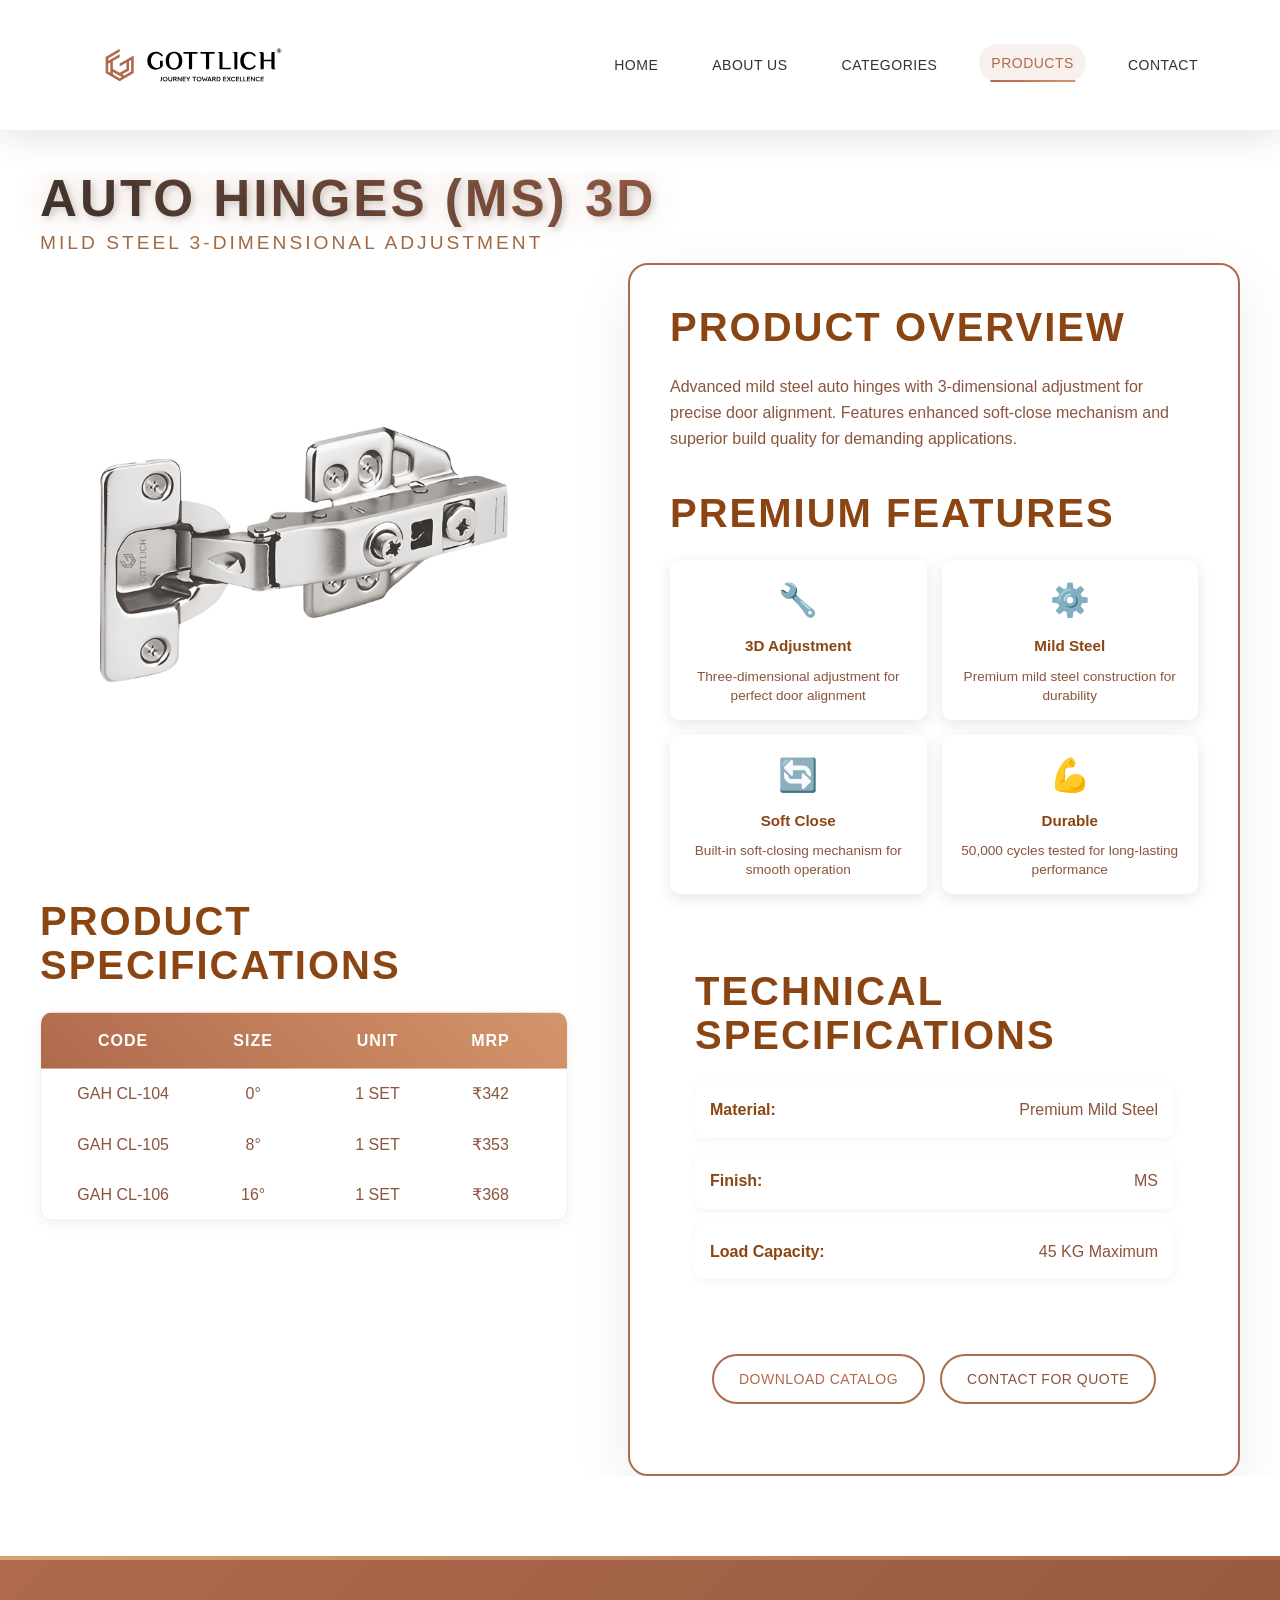
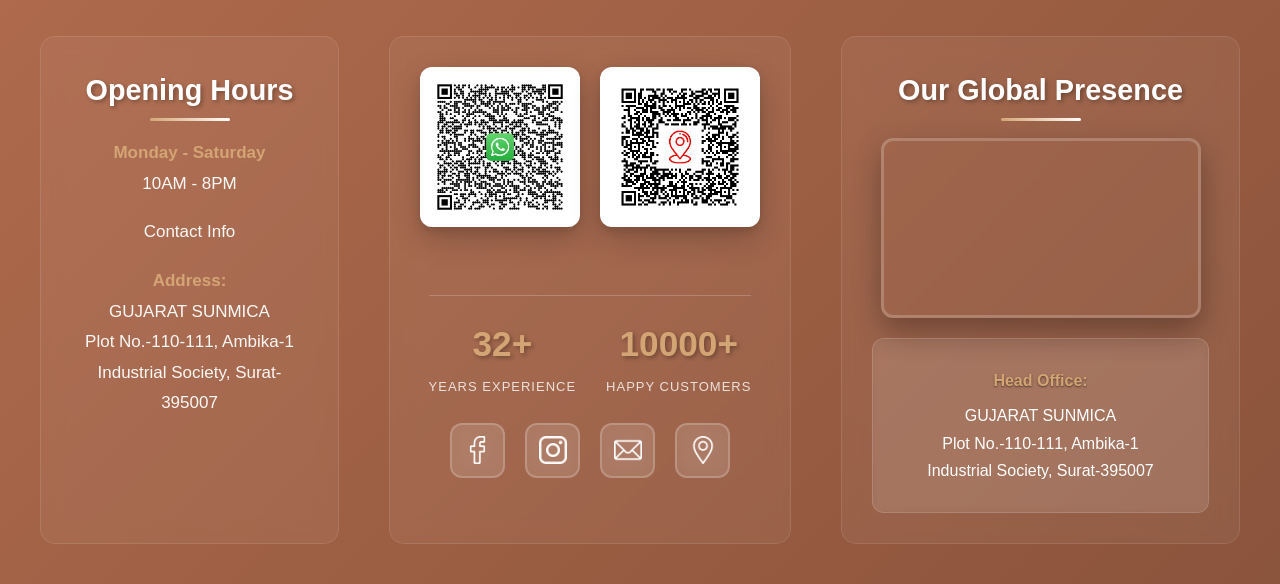
<file: auto-hinges-ms-3d.html>
<!DOCTYPE html>
<html lang="en">
<head>
    <meta charset="UTF-8">
    <meta name="viewport" content="width=device-width, initial-scale=1.0">
    <title>AUTO HINGES (MS) 3D - Gottlich Premium Kitchen Hardware</title>
    <meta name="description" content="Gottlich AUTO HINGES (MS) 3D - Advanced mild steel auto hinges with 3-dimensional adjustment for precise door alignment.">
    <!-- Preload critical resources -->
    <link rel="preload" href="style-detail-clean.css?v=1765555400" as="style">
    <link rel="preload" href="Gottlich Logo.svg" as="image">
    
    <!-- DNS Prefetch -->
    <link rel="dns-prefetch" href="https://www.google.com">
    <link rel="dns-prefetch" href="https://www.facebook.com">
    <link rel="dns-prefetch" href="https://www.instagram.com">
    
    <link rel="stylesheet" href="style-detail-clean.css?v=1765555400">
    <link rel="icon" type="image/svg+xml" href="Gottlich Logo.svg">
</head>
<body>
    <header class="header">
        <div class="logo-nav">
            <a href="index.html"><img src="Gottlich Logo.svg" alt="Gottlich Logo" class="logo" width="150" height="50"></a>
            <nav class="nav">
                <a href="index.html">HOME</a>
                <a href="index.html#about">ABOUT US</a>
                <a href="index.html#products">CATEGORIES</a>
                <a href="products.html" class="active">PRODUCTS</a>
                <a href="index.html#contact">CONTACT</a>
            </nav>
            <div class="hamburger" id="hamburger">
                <span></span>
                <span></span>
                <span></span>
            </div>
        </div>
    </header>

    <div class="nav-overlay" id="navOverlay"></div>

    <nav class="mobile-nav" id="mobileNav">
        <button class="mobile-nav-close" id="mobileNavClose">&times;</button>
        <a href="index.html">HOME</a>
        <a href="index.html#about">ABOUT US</a>
        <a href="index.html#products">CATEGORIES</a>
        <a href="products.html" class="active">PRODUCTS</a>
        <a href="index.html#contact">CONTACT</a>
    </nav>

    <main class="product-page">
        <section class="product-detail-section">
            <div class="product-container">
                    <div class="product-header">
                        <h1 class="product-title gradient-text neon-glow">AUTO HINGES (MS) 3D</h1>
                        <p class="product-subtitle gradient-text">MILD STEEL 3-DIMENSIONAL ADJUSTMENT</p>
                        <div class="product-rating">
                            <div class="stars">★★★★★</div>
                            <span class="rating-text">Premium Quality Guaranteed</span>
                        </div>
                    </div>

                <div class="product-images">
                    
                    


                    <div class="thumbnail-list">
                        <div class="thumbnail active" data-image="Product-photos(webp)/only photos-2.webp">
                            <img src="Product-photos(webp)/only photos-2.webp" alt="AUTO HINGES (MS) 3D" width="150" height="150">
                        </div>
                    </div>
                    <div class="main-image-container">
                        <img id="mainProductImage" src="Product-photos(webp)/only photos-2.webp" alt="AUTO HINGES (MS) 3D" width="600" height="400">
                    </div>
                    
                    <!-- Product Specifications Table - Below Image -->
                    <div class="specifications">
                        <h3 class="gradient-text neon-glow">Product Specifications</h3>
                        <div class="spec-table">
                            <div class="spec-header">
                                <span>CODE</span>
                                <span>SIZE</span>
                                <span>UNIT</span>
                                <span>MRP</span>
                            </div>
                            <div class="spec-row">
                                <span>GAH CL-104</span>
                                <span>0°</span>
                                <span>1 SET</span>
                                <span>₹342</span>
                            </div>
                            <div class="spec-row">
                                <span>GAH CL-105</span>
                                <span>8°</span>
                                <span>1 SET</span>
                                <span>₹353</span>
                            </div>
                            <div class="spec-row">
                                <span>GAH CL-106</span>
                                <span>16°</span>
                                <span>1 SET</span>
                                <span>₹368</span>
                            </div>
                        </div>
                    </div>
                </div>

                <div class="product-info">
                    

                    
                    <div class="product-description">
                        <h2 class="gradient-text neon-glow">Product Overview</h2>
                        <p>Advanced mild steel auto hinges with 3-dimensional adjustment for precise door alignment. Features enhanced soft-close mechanism and superior build quality for demanding applications.</p>
                    </div>

                    <div class="features-section">
                        <h2 class="gradient-text neon-glow">Premium Features</h2>
                        <div class="features-grid">
                            <div class="feature-item">
                                <div class="feature-icon">🔧</div>
                                <h4 class="gradient-text">3D Adjustment</h4>
                                <p>Three-dimensional adjustment for perfect door alignment</p>
                            </div>
                            <div class="feature-item">
                                <div class="feature-icon">⚙️</div>
                                <h4 class="gradient-text">Mild Steel</h4>
                                <p>Premium mild steel construction for durability</p>
                            </div>
                            <div class="feature-item">
                                <div class="feature-icon">🔄</div>
                                <h4 class="gradient-text">Soft Close</h4>
                                <p>Built-in soft-closing mechanism for smooth operation</p>
                            </div>
                            <div class="feature-item">
                                <div class="feature-icon">💪</div>
                                <h4 class="gradient-text">Durable</h4>
                                <p>50,000 cycles tested for long-lasting performance</p>
                            </div>
                        </div>

<div class="tech-specs">
                        <h2 class="gradient-text neon-glow">Technical Specifications</h2>
                        <div class="specs-grid">
                            <div class="spec-item">
                                <span class="spec-label gradient-text">Material:</span>
                                <span class="spec-value">Premium Mild Steel</span>
                            </div>
                            <div class="spec-item">
                                <span class="spec-label gradient-text">Finish:</span>
                                <span class="spec-value">MS</span>
                            </div>
                            <div class="spec-item">
                                <span class="spec-label gradient-text">Load Capacity:</span>
                                <span class="spec-value">45 KG Maximum</span>
                            </div>
                            </div>
                    </div>

                    <div class="product-actions">
                        <button class="action-btn primary">INSTALLATION GUIDE</button>
                        <a href="Gottlich_compressed.pdf" download="Gottlich-Catalog.pdf"><button class="action-btn secondary">DOWNLOAD CATALOG</button></a>
                        <button class="action-btn tertiary">CONTACT FOR QUOTE</button>
                    </div>
                </div>
            </div>
        </section>
    </main>

                        <footer class="footer">
        <div class="footer-content">
            <div class="opening-hours">
                <h3>Opening Hours</h3>
                <p><strong>Monday - Saturday</strong><br>10AM - 8PM</p>
                <p>Contact Info</p>
                <p><strong>Address:</strong><br> GUJARAT SUNMICA<br> Plot No.-110-111, Ambika-1<br>
                    Industrial Society, Surat-395007
                </p>
            </div>
            <div class="qr-social">
                <div class="qr-codes">
                    <div class="qr-item">
                        <img src="Whatsapp QR.jpeg" alt="WhatsApp QR Code - Contact Us" class="qr-img"
                            onerror="this.src='https://via.placeholder.com/120x120/ffffff/000000?text=WhatsApp+QR'">
                    </div>
                    <div class="qr-item">
                        <img src="gottlich location-qr-code.webp" alt="Location QR Code - Find Us" class="qr-img">
                    </div>
                </div>
                
                <!-- Professional Stats -->
                <div class="footer-stats">
                    <div class="stat-item">
                        <span class="stat-number">32+</span>
                        <span class="stat-label">Years Experience</span>
                    </div>
                    <div class="stat-item">
                        <span class="stat-number">10000+</span>
                        <span class="stat-label">Happy Customers</span>
                    </div>
                </div>
                
                <div class="social-row">
                    <a href="https://www.facebook.com/GOTTLICHHARDWARE"><img src="facebook.png" alt="Facebook"></a>
                    <a href="https://www.instagram.com/gottlich_hardware_" target="_blank" rel="noopener"><img
                            src="instagram.png" alt="Instagram"></a>
                    <a href="mailto:gujaratsunmicasurat@gmail.com"><img src="mail.png" alt="Mail"></a>
                    <a href="https://www.google.com/maps/dir//110-111,+Udhana+-+Magdalla+Rd,+Ambika+Industrial+Society+1,+Gandhi+Kutir,+Surat,+Gujarat+395017/@21.1642426,72.7368015,12z/data=!4m8!4m7!1m0!1m5!1s0x3be04f55d26791e3:0x310a74d719723411!2m2!1d72.8192032!2d21.1642626?entry=ttu&g_ep=EgoyMDI1MDczMC.0IKXMDSoASAFQAw%3D%3D"
                        target="_blank" rel="noopener"><img src="location.png" alt="Location"></a>
                </div>
            </div>

            <!-- Themed Address Map Section -->
            <div class="address-map-section">
                <h3>Our Global Presence</h3>
                <div class="map-3d-container">
                    <video class="address-video" autoplay muted loop playsinline preload="metadata">
                        <source src="address_video (online-video-cutter.com).mp4" type="video/mp4">
                        Your browser does not support the video tag.
                    </video>
                </div>

                <!-- Address Info -->
                <div class="address-info">
                    <p><strong>Head Office:</strong></p>
                    <p>GUJARAT SUNMICA<br> Plot No.-110-111, Ambika-1<br> Industrial Society, Surat-395007</p>
                </div>
            </div>
        </div>
    </footer>

    <script src="products-detail-clean.js" defer></script>
    <script src="product-whatsapp.js" defer></script>
</body>
</html>
</file>
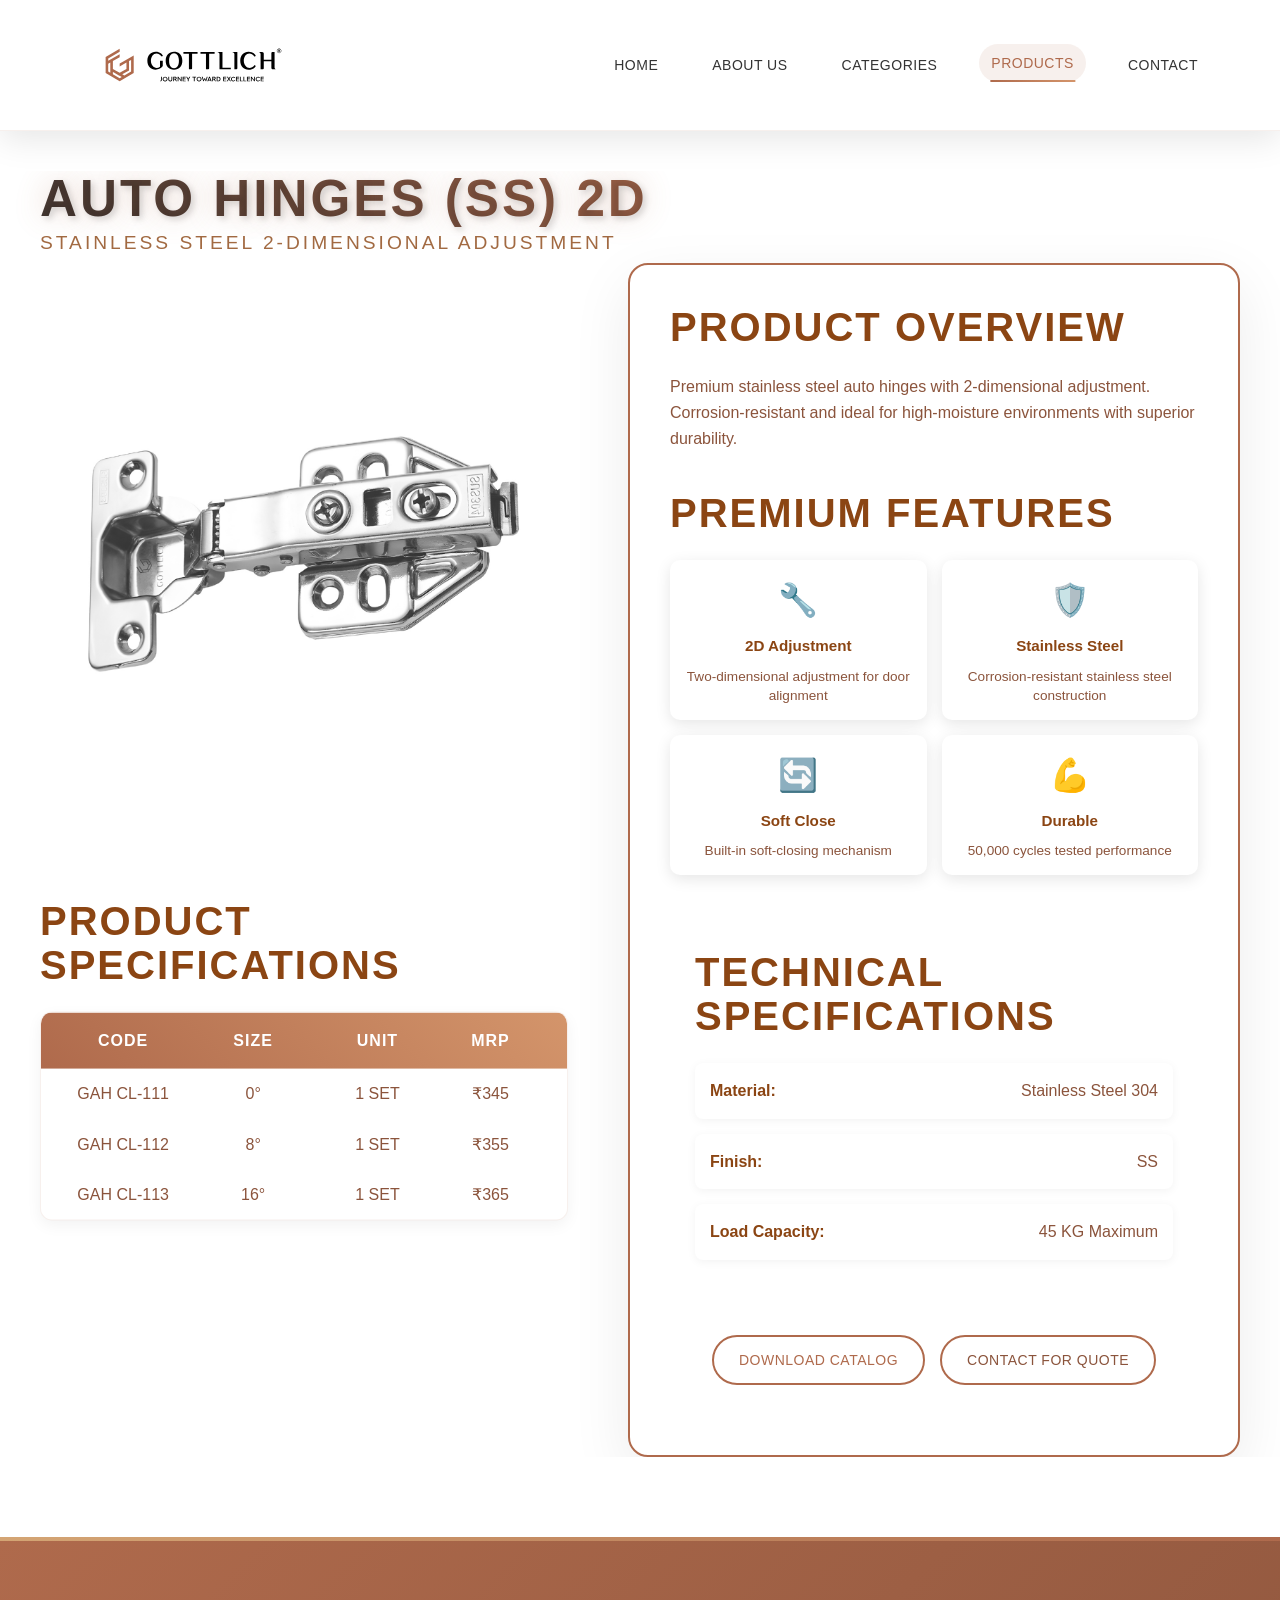
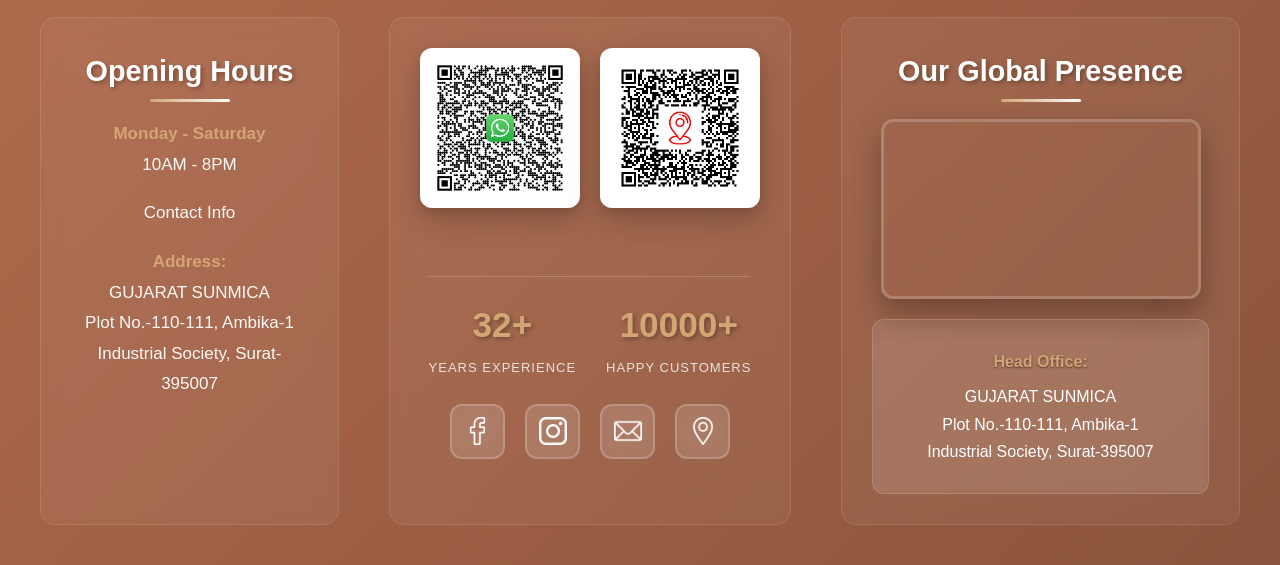
<file: auto-hinges-ss-2d.html>
<!DOCTYPE html>
<html lang="en">
<head>
    <meta charset="UTF-8">
    <meta name="viewport" content="width=device-width, initial-scale=1.0">
    <title>AUTO HINGES (SS) 2D - Gottlich Premium Kitchen Hardware</title>
    <meta name="description" content="Gottlich AUTO HINGES (SS) 2D - Premium stainless steel auto hinges with 2-dimensional adjustment.">
    <!-- Preload critical resources -->
    <link rel="preload" href="style-detail-clean.css?v=1765555400" as="style">
    <link rel="preload" href="Gottlich Logo.svg" as="image">
    
    <!-- DNS Prefetch -->
    <link rel="dns-prefetch" href="https://www.google.com">
    <link rel="dns-prefetch" href="https://www.facebook.com">
    <link rel="dns-prefetch" href="https://www.instagram.com">
    
    <link rel="stylesheet" href="style-detail-clean.css?v=1765555400">
    <link rel="icon" type="image/svg+xml" href="Gottlich Logo.svg">
</head>
<body>
    <header class="header">
        <div class="logo-nav">
            <a href="index.html"><img src="Gottlich Logo.svg" alt="Gottlich Logo" class="logo" width="150" height="50"></a>
            <nav class="nav">
                <a href="index.html">HOME</a>
                <a href="index.html#about">ABOUT US</a>
                <a href="index.html#products">CATEGORIES</a>
                <a href="products.html" class="active">PRODUCTS</a>
                <a href="index.html#contact">CONTACT</a>
            </nav>
            <div class="hamburger" id="hamburger">
                <span></span>
                <span></span>
                <span></span>
            </div>
        </div>
    </header>
    <div class="nav-overlay" id="navOverlay"></div>
    <nav class="mobile-nav" id="mobileNav">
        <button class="mobile-nav-close" id="mobileNavClose">&times;</button>
        <a href="index.html">HOME</a>
        <a href="index.html#about">ABOUT US</a>
        <a href="index.html#products">CATEGORIES</a>
        <a href="products.html" class="active">PRODUCTS</a>
        <a href="index.html#contact">CONTACT</a>
    </nav>
    <main class="product-page">
        <section class="product-detail-section">
            <div class="product-container">
                    <div class="product-header">
                        <h1 class="product-title gradient-text neon-glow">AUTO HINGES (SS) 2D</h1>
                        <p class="product-subtitle gradient-text">STAINLESS STEEL 2-DIMENSIONAL ADJUSTMENT</p>
                        <div class="product-rating">
                            <div class="stars">★★★★★</div>
                            <span class="rating-text">Premium Quality Guaranteed</span>
                        </div>
                    </div>

                <div class="product-images">
                    
                    

                    <div class="thumbnail-list">
                        <div class="thumbnail active" data-image="Product-photos(webp)/only photos-4.webp">
                            <img src="Product-photos(webp)/only photos-4.webp" alt="AUTO HINGES (SS) 2D" width="150" height="150">
                        </div>
                    </div>
                    <div class="main-image-container">
                        <img id="mainProductImage" src="Product-photos(webp)/only photos-4.webp" alt="AUTO HINGES (SS) 2D" width="600" height="400">
                    </div>
                    <div class="specifications">
                        <h3 class="gradient-text neon-glow">Product Specifications</h3>
                        <div class="spec-table">
                            <div class="spec-header">
                                <span>CODE</span>
                                <span>SIZE</span>
                                <span>UNIT</span>
                                <span>MRP</span>
                            </div>
                            <div class="spec-row">
                                <span>GAH CL-111</span>
                                <span>0°</span>
                                <span>1 SET</span>
                                <span>₹345</span>
                            </div>
                            <div class="spec-row">
                                <span>GAH CL-112</span>
                                <span>8°</span>
                                <span>1 SET</span>
                                <span>₹355</span>
                            </div>
                            <div class="spec-row">
                                <span>GAH CL-113</span>
                                <span>16°</span>
                                <span>1 SET</span>
                                <span>₹365</span>
                            </div>
                        </div>
                    </div>
                </div>
                <div class="product-info">
                    
                    
                    <div class="product-description">
                        <h2 class="gradient-text neon-glow">Product Overview</h2>
                        <p>Premium stainless steel auto hinges with 2-dimensional adjustment. Corrosion-resistant and ideal for high-moisture environments with superior durability.</p>
                    </div>
                    <div class="features-section">
                        <h2 class="gradient-text neon-glow">Premium Features</h2>
                        <div class="features-grid">
                            <div class="feature-item">
                                <div class="feature-icon">🔧</div>
                                <h4 class="gradient-text">2D Adjustment</h4>
                                <p>Two-dimensional adjustment for door alignment</p>
                            </div>
                            <div class="feature-item">
                                <div class="feature-icon">🛡️</div>
                                <h4 class="gradient-text">Stainless Steel</h4>
                                <p>Corrosion-resistant stainless steel construction</p>
                            </div>
                            <div class="feature-item">
                                <div class="feature-icon">🔄</div>
                                <h4 class="gradient-text">Soft Close</h4>
                                <p>Built-in soft-closing mechanism</p>
                            </div>
                            <div class="feature-item">
                                <div class="feature-icon">💪</div>
                                <h4 class="gradient-text">Durable</h4>
                                <p>50,000 cycles tested performance</p>
                            </div>
                        </div>

<div class="tech-specs">
                        <h2 class="gradient-text neon-glow">Technical Specifications</h2>
                        <div class="specs-grid">
                            <div class="spec-item">
                                <span class="spec-label gradient-text">Material:</span>
                                <span class="spec-value">Stainless Steel 304</span>
                            </div>
                            <div class="spec-item">
                                <span class="spec-label gradient-text">Finish:</span>
                                <span class="spec-value">SS</span>
                            </div>
                            <div class="spec-item">
                                <span class="spec-label gradient-text">Load Capacity:</span>
                                <span class="spec-value">45 KG Maximum</span>
                            </div>
                            </div>
                    </div>
                    <div class="product-actions">
                        <button class="action-btn primary">INSTALLATION GUIDE</button>
                        <a href="Gottlich_compressed.pdf" download="Gottlich-Catalog.pdf"><button class="action-btn secondary">DOWNLOAD CATALOG</button></a>
                        <button class="action-btn tertiary">CONTACT FOR QUOTE</button>
                    </div>
                </div>
            </div>
        </section>
    </main>
                        <footer class="footer">
        <div class="footer-content">
            <div class="opening-hours">
                <h3>Opening Hours</h3>
                <p><strong>Monday - Saturday</strong><br>10AM - 8PM</p>
                <p>Contact Info</p>
                <p><strong>Address:</strong><br> GUJARAT SUNMICA<br> Plot No.-110-111, Ambika-1<br>
                    Industrial Society, Surat-395007
                </p>
            </div>
            <div class="qr-social">
                <div class="qr-codes">
                    <div class="qr-item">
                        <img src="Whatsapp QR.jpeg" alt="WhatsApp QR Code - Contact Us" class="qr-img"
                            onerror="this.src='https://via.placeholder.com/120x120/ffffff/000000?text=WhatsApp+QR'">
                    </div>
                    <div class="qr-item">
                        <img src="gottlich location-qr-code.webp" alt="Location QR Code - Find Us" class="qr-img">
                    </div>
                </div>
                
                <!-- Professional Stats -->
                <div class="footer-stats">
                    <div class="stat-item">
                        <span class="stat-number">32+</span>
                        <span class="stat-label">Years Experience</span>
                    </div>
                    <div class="stat-item">
                        <span class="stat-number">10000+</span>
                        <span class="stat-label">Happy Customers</span>
                    </div>
                </div>
                
                <div class="social-row">
                    <a href="https://www.facebook.com/GOTTLICHHARDWARE"><img src="facebook.png" alt="Facebook"></a>
                    <a href="https://www.instagram.com/gottlich_hardware_" target="_blank" rel="noopener"><img
                            src="instagram.png" alt="Instagram"></a>
                    <a href="mailto:gujaratsunmicasurat@gmail.com"><img src="mail.png" alt="Mail"></a>
                    <a href="https://www.google.com/maps/dir//110-111,+Udhana+-+Magdalla+Rd,+Ambika+Industrial+Society+1,+Gandhi+Kutir,+Surat,+Gujarat+395017/@21.1642426,72.7368015,12z/data=!4m8!4m7!1m0!1m5!1s0x3be04f55d26791e3:0x310a74d719723411!2m2!1d72.8192032!2d21.1642626?entry=ttu&g_ep=EgoyMDI1MDczMC.0IKXMDSoASAFQAw%3D%3D"
                        target="_blank" rel="noopener"><img src="location.png" alt="Location"></a>
                </div>
            </div>

            <!-- Themed Address Map Section -->
            <div class="address-map-section">
                <h3>Our Global Presence</h3>
                <div class="map-3d-container">
                    <video class="address-video" autoplay muted loop playsinline preload="metadata">
                        <source src="address_video (online-video-cutter.com).mp4" type="video/mp4">
                        Your browser does not support the video tag.
                    </video>
                </div>

                <!-- Address Info -->
                <div class="address-info">
                    <p><strong>Head Office:</strong></p>
                    <p>GUJARAT SUNMICA<br> Plot No.-110-111, Ambika-1<br> Industrial Society, Surat-395007</p>
                </div>
            </div>
        </div>
    </footer>
    <script src="products-detail-clean.js" defer></script>
    <script src="product-whatsapp.js" defer></script>
</body>
</html>
</file>
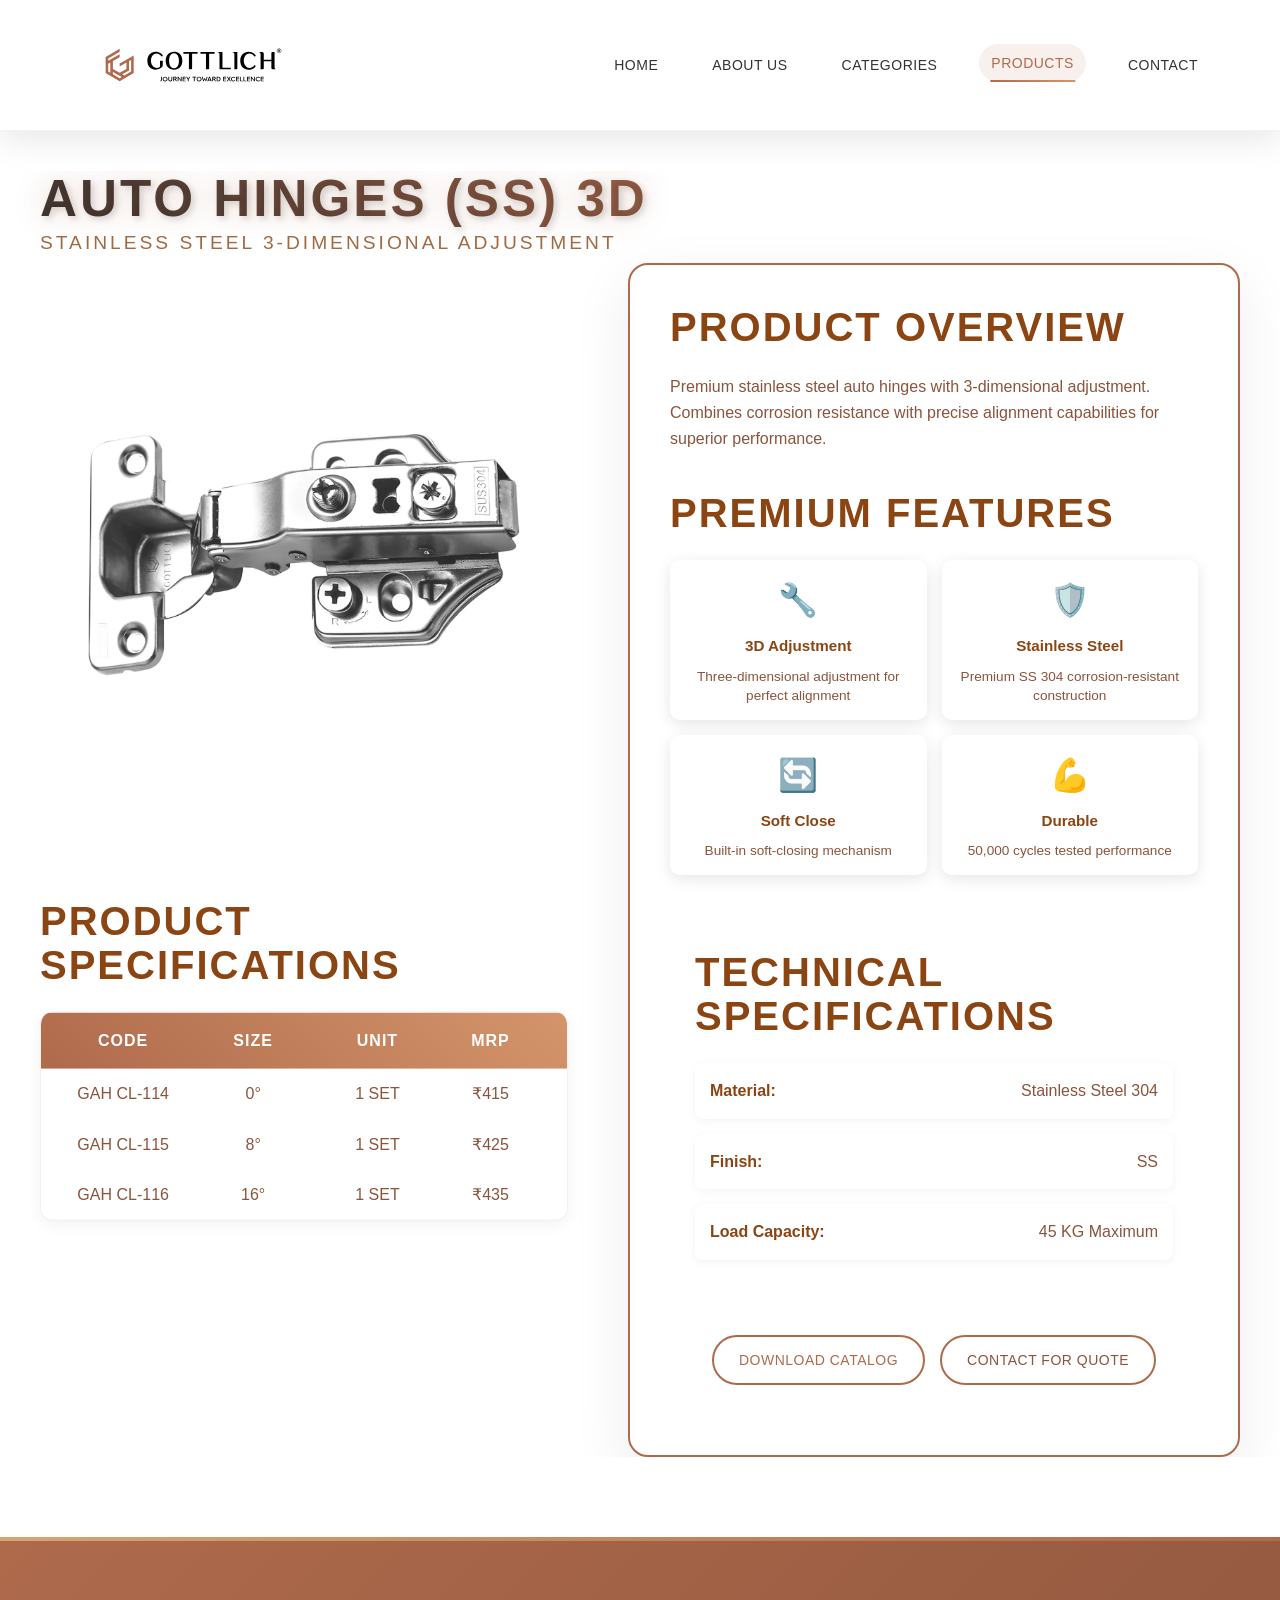
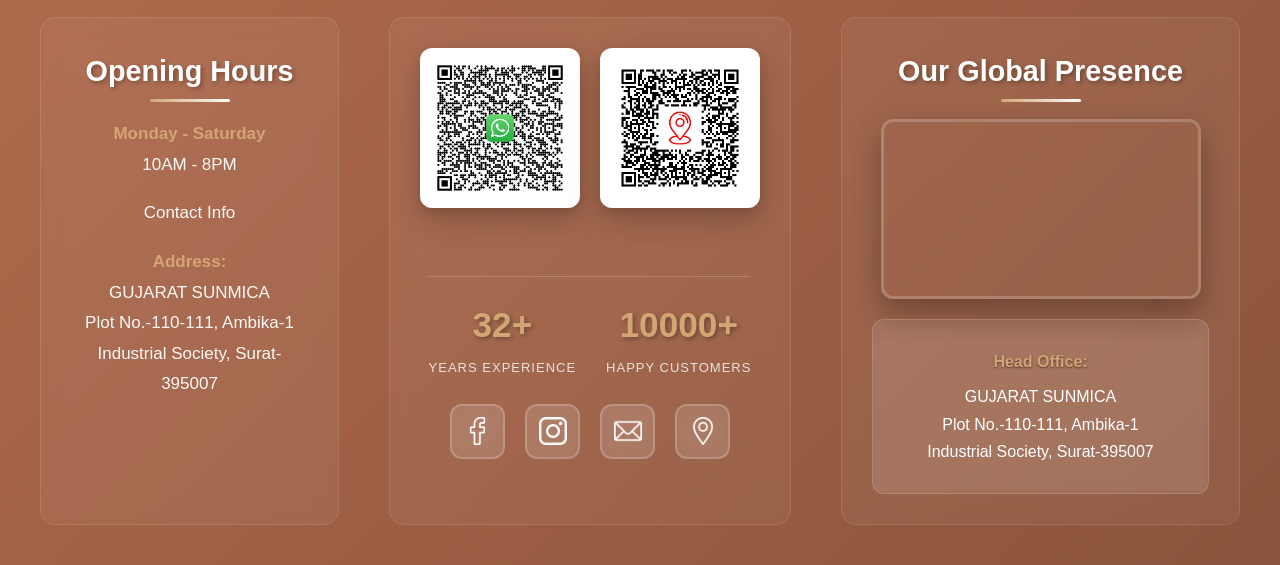
<file: auto-hinges-ss-3d.html>
<!DOCTYPE html>
<html lang="en">
<head>
    <meta charset="UTF-8">
    <meta name="viewport" content="width=device-width, initial-scale=1.0">
    <title>AUTO HINGES (SS) 3D - Gottlich Premium Kitchen Hardware</title>
    <meta name="description" content="Gottlich AUTO HINGES (SS) 3D - Premium stainless steel auto hinges with 3-dimensional adjustment.">
    <!-- Preload critical resources -->
    <link rel="preload" href="style-detail-clean.css?v=1765555400" as="style">
    <link rel="preload" href="Gottlich Logo.svg" as="image">
    
    <!-- DNS Prefetch -->
    <link rel="dns-prefetch" href="https://www.google.com">
    <link rel="dns-prefetch" href="https://www.facebook.com">
    <link rel="dns-prefetch" href="https://www.instagram.com">
    
    <link rel="stylesheet" href="style-detail-clean.css?v=1765555400">
    <link rel="icon" type="image/svg+xml" href="Gottlich Logo.svg">
</head>
<body>
    <header class="header">
        <div class="logo-nav">
            <a href="index.html"><img src="Gottlich Logo.svg" alt="Gottlich Logo" class="logo" width="150" height="50"></a>
            <nav class="nav">
                <a href="index.html">HOME</a>
                <a href="index.html#about">ABOUT US</a>
                <a href="index.html#products">CATEGORIES</a>
                <a href="products.html" class="active">PRODUCTS</a>
                <a href="index.html#contact">CONTACT</a>
            </nav>
            <div class="hamburger" id="hamburger">
                <span></span>
                <span></span>
                <span></span>
            </div>
        </div>
    </header>
    <div class="nav-overlay" id="navOverlay"></div>
    <nav class="mobile-nav" id="mobileNav">
        <button class="mobile-nav-close" id="mobileNavClose">&times;</button>
        <a href="index.html">HOME</a>
        <a href="index.html#about">ABOUT US</a>
        <a href="index.html#products">CATEGORIES</a>
        <a href="products.html" class="active">PRODUCTS</a>
        <a href="index.html#contact">CONTACT</a>
    </nav>
    <main class="product-page">
        <section class="product-detail-section">
            <div class="product-container">
                    <div class="product-header">
                        <h1 class="product-title gradient-text neon-glow">AUTO HINGES (SS) 3D</h1>
                        <p class="product-subtitle gradient-text">STAINLESS STEEL 3-DIMENSIONAL ADJUSTMENT</p>
                        <div class="product-rating">
                            <div class="stars">★★★★★</div>
                            <span class="rating-text">Premium Quality Guaranteed</span>
                        </div>
                    </div>

                <div class="product-images">
                    
                    

                    <div class="thumbnail-list">
                        <div class="thumbnail active" data-image="Product-photos(webp)/only photos-5.webp">
                            <img src="Product-photos(webp)/only photos-5.webp" alt="AUTO HINGES (SS) 3D" width="150" height="150">
                        </div>
                    </div>
                    <div class="main-image-container">
                        <img id="mainProductImage" src="Product-photos(webp)/only photos-5.webp" alt="AUTO HINGES (SS) 3D" width="600" height="400">
                    </div>
                    <div class="specifications">
                        <h3 class="gradient-text neon-glow">Product Specifications</h3>
                        <div class="spec-table">
                            <div class="spec-header">
                                <span>CODE</span>
                                <span>SIZE</span>
                                <span>UNIT</span>
                                <span>MRP</span>
                            </div>
                            <div class="spec-row">
                                <span>GAH CL-114</span>
                                <span>0°</span>
                                <span>1 SET</span>
                                <span>₹415</span>
                            </div>
                            <div class="spec-row">
                                <span>GAH CL-115</span>
                                <span>8°</span>
                                <span>1 SET</span>
                                <span>₹425</span>
                            </div>
                            <div class="spec-row">
                                <span>GAH CL-116</span>
                                <span>16°</span>
                                <span>1 SET</span>
                                <span>₹435</span>
                            </div>
                        </div>
                    </div>
                </div>
                <div class="product-info">
                    
                    
                    <div class="product-description">
                        <h2 class="gradient-text neon-glow">Product Overview</h2>
                        <p>Premium stainless steel auto hinges with 3-dimensional adjustment. Combines corrosion resistance with precise alignment capabilities for superior performance.</p>
                    </div>
                    <div class="features-section">
                        <h2 class="gradient-text neon-glow">Premium Features</h2>
                        <div class="features-grid">
                            <div class="feature-item">
                                <div class="feature-icon">🔧</div>
                                <h4 class="gradient-text">3D Adjustment</h4>
                                <p>Three-dimensional adjustment for perfect alignment</p>
                            </div>
                            <div class="feature-item">
                                <div class="feature-icon">🛡️</div>
                                <h4 class="gradient-text">Stainless Steel</h4>
                                <p>Premium SS 304 corrosion-resistant construction</p>
                            </div>
                            <div class="feature-item">
                                <div class="feature-icon">🔄</div>
                                <h4 class="gradient-text">Soft Close</h4>
                                <p>Built-in soft-closing mechanism</p>
                            </div>
                            <div class="feature-item">
                                <div class="feature-icon">💪</div>
                                <h4 class="gradient-text">Durable</h4>
                                <p>50,000 cycles tested performance</p>
                            </div>
                        </div>

<div class="tech-specs">
                        <h2 class="gradient-text neon-glow">Technical Specifications</h2>
                        <div class="specs-grid">
                            <div class="spec-item">
                                <span class="spec-label gradient-text">Material:</span>
                                <span class="spec-value">Stainless Steel 304</span>
                            </div>
                            <div class="spec-item">
                                <span class="spec-label gradient-text">Finish:</span>
                                <span class="spec-value">SS</span>
                            </div>
                            <div class="spec-item">
                                <span class="spec-label gradient-text">Load Capacity:</span>
                                <span class="spec-value">45 KG Maximum</span>
                            </div>
                            </div>
                    </div>
                    <div class="product-actions">
                        <button class="action-btn primary">INSTALLATION GUIDE</button>
                        <a href="Gottlich_compressed.pdf" download="Gottlich-Catalog.pdf"><button class="action-btn secondary">DOWNLOAD CATALOG</button></a>
                        <button class="action-btn tertiary">CONTACT FOR QUOTE</button>
                    </div>
                </div>
            </div>
        </section>
    </main>
                        <footer class="footer">
        <div class="footer-content">
            <div class="opening-hours">
                <h3>Opening Hours</h3>
                <p><strong>Monday - Saturday</strong><br>10AM - 8PM</p>
                <p>Contact Info</p>
                <p><strong>Address:</strong><br> GUJARAT SUNMICA<br> Plot No.-110-111, Ambika-1<br>
                    Industrial Society, Surat-395007
                </p>
            </div>
            <div class="qr-social">
                <div class="qr-codes">
                    <div class="qr-item">
                        <img src="Whatsapp QR.jpeg" alt="WhatsApp QR Code - Contact Us" class="qr-img"
                            onerror="this.src='https://via.placeholder.com/120x120/ffffff/000000?text=WhatsApp+QR'">
                    </div>
                    <div class="qr-item">
                        <img src="gottlich location-qr-code.webp" alt="Location QR Code - Find Us" class="qr-img">
                    </div>
                </div>
                
                <!-- Professional Stats -->
                <div class="footer-stats">
                    <div class="stat-item">
                        <span class="stat-number">32+</span>
                        <span class="stat-label">Years Experience</span>
                    </div>
                    <div class="stat-item">
                        <span class="stat-number">10000+</span>
                        <span class="stat-label">Happy Customers</span>
                    </div>
                </div>
                
                <div class="social-row">
                    <a href="https://www.facebook.com/GOTTLICHHARDWARE"><img src="facebook.png" alt="Facebook"></a>
                    <a href="https://www.instagram.com/gottlich_hardware_" target="_blank" rel="noopener"><img
                            src="instagram.png" alt="Instagram"></a>
                    <a href="mailto:gujaratsunmicasurat@gmail.com"><img src="mail.png" alt="Mail"></a>
                    <a href="https://www.google.com/maps/dir//110-111,+Udhana+-+Magdalla+Rd,+Ambika+Industrial+Society+1,+Gandhi+Kutir,+Surat,+Gujarat+395017/@21.1642426,72.7368015,12z/data=!4m8!4m7!1m0!1m5!1s0x3be04f55d26791e3:0x310a74d719723411!2m2!1d72.8192032!2d21.1642626?entry=ttu&g_ep=EgoyMDI1MDczMC.0IKXMDSoASAFQAw%3D%3D"
                        target="_blank" rel="noopener"><img src="location.png" alt="Location"></a>
                </div>
            </div>

            <!-- Themed Address Map Section -->
            <div class="address-map-section">
                <h3>Our Global Presence</h3>
                <div class="map-3d-container">
                    <video class="address-video" autoplay muted loop playsinline preload="metadata">
                        <source src="address_video (online-video-cutter.com).mp4" type="video/mp4">
                        Your browser does not support the video tag.
                    </video>
                </div>

                <!-- Address Info -->
                <div class="address-info">
                    <p><strong>Head Office:</strong></p>
                    <p>GUJARAT SUNMICA<br> Plot No.-110-111, Ambika-1<br> Industrial Society, Surat-395007</p>
                </div>
            </div>
        </div>
    </footer>
    <script src="products-detail-clean.js" defer></script>
    <script src="product-whatsapp.js" defer></script>
</body>
</html>
</file>
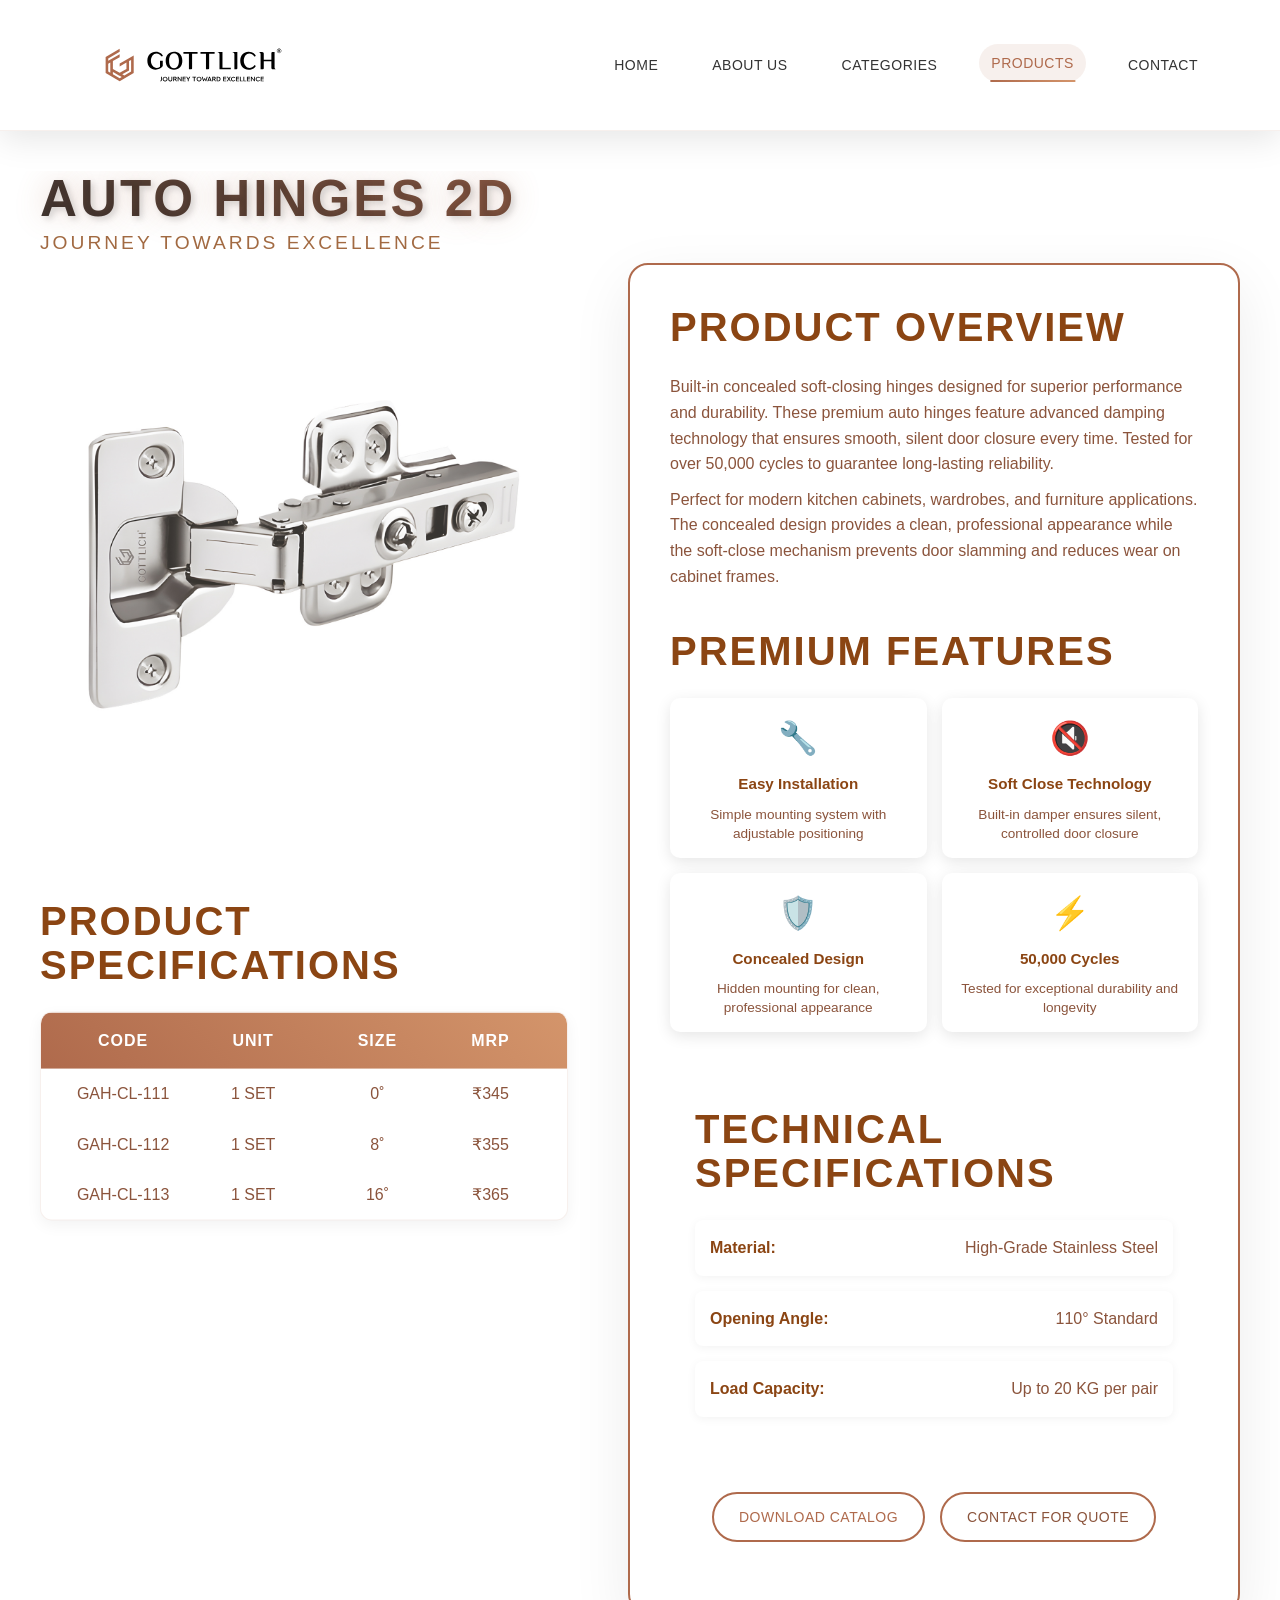
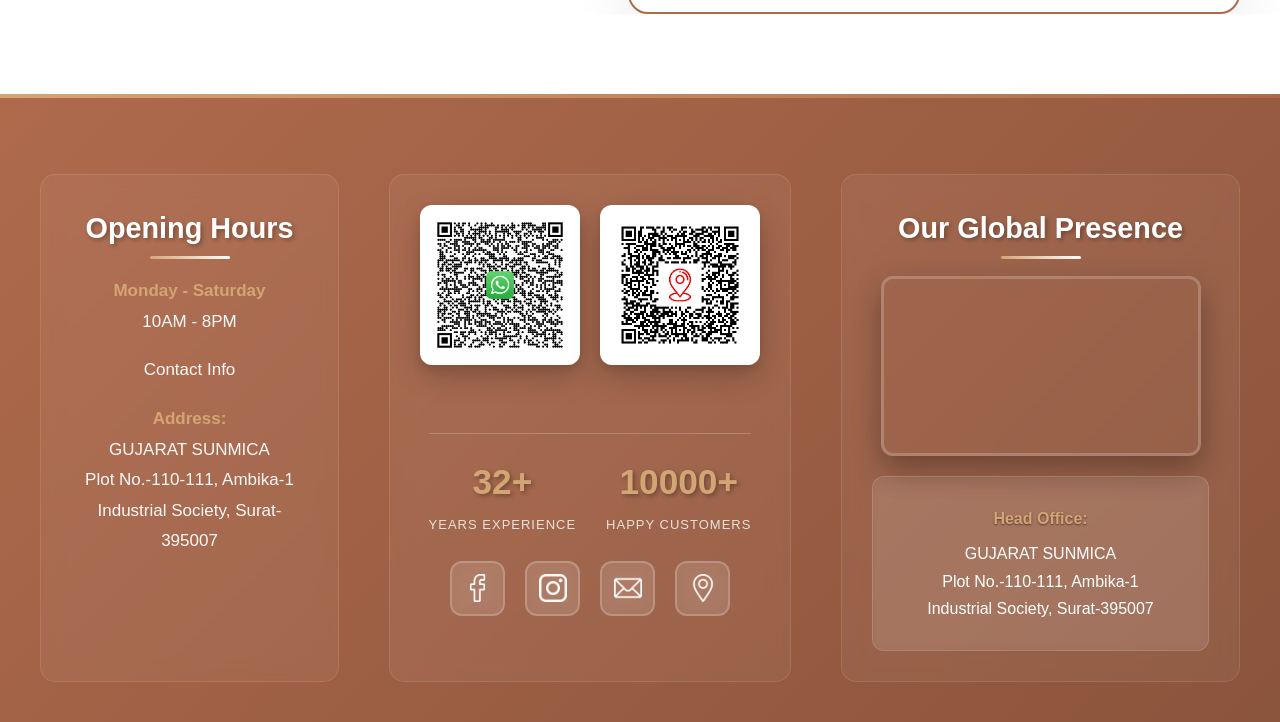
<file: auto-hinges.html>
<!DOCTYPE html>
<html lang="en">
<head>
    <meta charset="UTF-8">
    <meta name="viewport" content="width=device-width, initial-scale=1.0">
    <title>AUTO HINGES - Gottlich Premium Kitchen Hardware</title>
    <meta name="description" content="Gottlich AUTO HINGES - Built-in concealed soft-closing hinges with 50,000 cycles durability for modular kitchens.">
    <!-- Preload critical resources -->
    <link rel="preload" href="style-detail-clean.css?v=1765555400" as="style">
    <link rel="preload" href="Gottlich Logo.svg" as="image">
    
    <!-- DNS Prefetch -->
    <link rel="dns-prefetch" href="https://www.google.com">
    <link rel="dns-prefetch" href="https://www.facebook.com">
    <link rel="dns-prefetch" href="https://www.instagram.com">
    
    <link rel="stylesheet" href="style-detail-clean.css?v=1765555400">
    <link rel="icon" type="image/svg+xml" href="Gottlich Logo.svg">
</head>
<body>
    <header class="header">
        <div class="logo-nav">
            <a href="index.html"><img src="Gottlich Logo.svg" alt="Gottlich Logo" class="logo" width="150" height="50"></a>
            <nav class="nav">
                <a href="index.html">HOME</a>
                <a href="index.html#about">ABOUT US</a>
                <a href="index.html#products">CATEGORIES</a>
                <a href="products.html" class="active">PRODUCTS</a>
                <a href="index.html#contact">CONTACT</a>
            </nav>
            <div class="hamburger" id="hamburger">
                <span></span>
                <span></span>
                <span></span>
            </div>
        </div>
    </header>

    <div class="nav-overlay" id="navOverlay"></div>

    <nav class="mobile-nav" id="mobileNav">
        <button class="mobile-nav-close" id="mobileNavClose">&times;</button>
        <a href="index.html">HOME</a>
        <a href="index.html#about">ABOUT US</a>
        <a href="index.html#products">CATEGORIES</a>
        <a href="products.html" class="active">PRODUCTS</a>
        <a href="index.html#contact">CONTACT</a>
    </nav>

    <main class="product-page">
        <section class="product-detail-section">
            <div class="product-container">
                    <div class="product-header">
                        <h1 class="product-title gradient-text neon-glow">AUTO HINGES 2D</h1>
                        <p class="product-subtitle gradient-text">JOURNEY TOWARDS EXCELLENCE</p>
                        <div class="product-rating">
                            <div class="stars">★★★★★</div>
                            <span class="rating-text">Premium Quality Guaranteed</span>
                        </div>
                    </div>

                <div class="product-images">
                    
                    


                    <div class="thumbnail-list">
                        <div class="thumbnail active" data-image="Product-photos(webp)/only photos-1.webp">
                            <img src="Product-photos(webp)/only photos-1.webp" alt="AUTO HINGES 2D" width="150" height="150">
                        </div>
                    </div>
                    <div class="main-image-container">
                        <img id="mainProductImage" src="Product-photos(webp)/only photos-1.webp" alt="AUTO HINGES 2D" width="600" height="400">
                    </div>
                    
                    <!-- Product Specifications Table - Below Image -->
                    <div class="specifications">
                        <h3 class="gradient-text neon-glow">Product Specifications</h3>
                        <div class="spec-table">
                            <div class="spec-header">
                                <span>CODE</span>
                                <span>UNIT</span>
                                <span>SIZE</span>
                                <span>MRP</span>
                            </div>
                            <div class="spec-row">
                                <span>GAH-CL-111</span>
                                <span>1 SET</span>
                                <span>0˚</span>
                                <span>₹345</span>
                            </div>
                            <div class="spec-row">
                                <span>GAH-CL-112</span>
                                <span>1 SET</span>
                                <span>8˚</span>
                                <span>₹355</span>
                            </div>
                            <div class="spec-row">
                                <span>GAH-CL-113</span>
                                <span>1 SET</span>
                                <span>16˚</span>
                                <span>₹365</span>
                            </div>
                        </div>
                    </div>
                </div>

                <div class="product-info">
                    

                    
                    <div class="product-description">
                        <h2 class="gradient-text neon-glow">Product Overview</h2>
                        <p>Built-in concealed soft-closing hinges designed for superior performance and durability. These premium auto hinges feature advanced damping technology that ensures smooth, silent door closure every time. Tested for over 50,000 cycles to guarantee long-lasting reliability.</p>
                        <p>Perfect for modern kitchen cabinets, wardrobes, and furniture applications. The concealed design provides a clean, professional appearance while the soft-close mechanism prevents door slamming and reduces wear on cabinet frames.</p>
                    </div>

                    <div class="features-section">
                        <h2 class="gradient-text neon-glow">Premium Features</h2>
                        <div class="features-grid">
                            <div class="feature-item">
                                <div class="feature-icon">🔧</div>
                                <h4 class="gradient-text">Easy Installation</h4>
                                <p>Simple mounting system with adjustable positioning</p>
                            </div>
                            <div class="feature-item">
                                <div class="feature-icon">🔇</div>
                                <h4 class="gradient-text">Soft Close Technology</h4>
                                <p>Built-in damper ensures silent, controlled door closure</p>
                            </div>
                            <div class="feature-item">
                                <div class="feature-icon">🛡️</div>
                                <h4 class="gradient-text">Concealed Design</h4>
                                <p>Hidden mounting for clean, professional appearance</p>
                            </div>
                            <div class="feature-item">
                                <div class="feature-icon">⚡</div>
                                <h4 class="gradient-text">50,000 Cycles</h4>
                                <p>Tested for exceptional durability and longevity</p>
                            </div>
                        </div>

<div class="tech-specs">
                        <h2 class="gradient-text neon-glow">Technical Specifications</h2>
                        <div class="specs-grid">
                            <div class="spec-item">
                                <span class="spec-label gradient-text">Material:</span>
                                <span class="spec-value">High-Grade Stainless Steel</span>
                            </div>
                            <div class="spec-item">
                                <span class="spec-label gradient-text">Opening Angle:</span>
                                <span class="spec-value">110° Standard</span>
                            </div>
                            <div class="spec-item">
                                <span class="spec-label gradient-text">Load Capacity:</span>
                                <span class="spec-value">Up to 20 KG per pair</span>
                            </div>
                            </div>
                    </div>

                    <div class="product-actions">
                        <button class="action-btn primary">INSTALLATION GUIDE</button>
                        <a href="Gottlich_compressed.pdf" download="Gottlich-Catalog.pdf"><button class="action-btn secondary">DOWNLOAD CATALOG</button></a>
                        <button class="action-btn tertiary">CONTACT FOR QUOTE</button>
                    </div>
                </div>
            </div>
        </section>
    </main>

                        <footer class="footer">
        <div class="footer-content">
            <div class="opening-hours">
                <h3>Opening Hours</h3>
                <p><strong>Monday - Saturday</strong><br>10AM - 8PM</p>
                <p>Contact Info</p>
                <p><strong>Address:</strong><br> GUJARAT SUNMICA<br> Plot No.-110-111, Ambika-1<br>
                    Industrial Society, Surat-395007
                </p>
            </div>
            <div class="qr-social">
                <div class="qr-codes">
                    <div class="qr-item">
                        <img src="Whatsapp QR.jpeg" alt="WhatsApp QR Code - Contact Us" class="qr-img"
                            onerror="this.src='https://via.placeholder.com/120x120/ffffff/000000?text=WhatsApp+QR'">
                    </div>
                    <div class="qr-item">
                        <img src="gottlich location-qr-code.webp" alt="Location QR Code - Find Us" class="qr-img">
                    </div>
                </div>
                
                <!-- Professional Stats -->
                <div class="footer-stats">
                    <div class="stat-item">
                        <span class="stat-number">32+</span>
                        <span class="stat-label">Years Experience</span>
                    </div>
                    <div class="stat-item">
                        <span class="stat-number">10000+</span>
                        <span class="stat-label">Happy Customers</span>
                    </div>
                </div>
                
                <div class="social-row">
                    <a href="https://www.facebook.com/GOTTLICHHARDWARE"><img src="facebook.png" alt="Facebook"></a>
                    <a href="https://www.instagram.com/gottlich_hardware_" target="_blank" rel="noopener"><img
                            src="instagram.png" alt="Instagram"></a>
                    <a href="mailto:gujaratsunmicasurat@gmail.com"><img src="mail.png" alt="Mail"></a>
                    <a href="https://www.google.com/maps/dir//110-111,+Udhana+-+Magdalla+Rd,+Ambika+Industrial+Society+1,+Gandhi+Kutir,+Surat,+Gujarat+395017/@21.1642426,72.7368015,12z/data=!4m8!4m7!1m0!1m5!1s0x3be04f55d26791e3:0x310a74d719723411!2m2!1d72.8192032!2d21.1642626?entry=ttu&g_ep=EgoyMDI1MDczMC.0IKXMDSoASAFQAw%3D%3D"
                        target="_blank" rel="noopener"><img src="location.png" alt="Location"></a>
                </div>
            </div>

            <!-- Themed Address Map Section -->
            <div class="address-map-section">
                <h3>Our Global Presence</h3>
                <div class="map-3d-container">
                    <video class="address-video" autoplay muted loop playsinline preload="metadata">
                        <source src="address_video (online-video-cutter.com).mp4" type="video/mp4">
                        Your browser does not support the video tag.
                    </video>
                </div>

                <!-- Address Info -->
                <div class="address-info">
                    <p><strong>Head Office:</strong></p>
                    <p>GUJARAT SUNMICA<br> Plot No.-110-111, Ambika-1<br> Industrial Society, Surat-395007</p>
                </div>
            </div>
        </div>
    </footer>

    <script src="products-detail-clean.js" defer></script>
    <script src="product-whatsapp.js" defer></script>
</body>
</html>
</file>
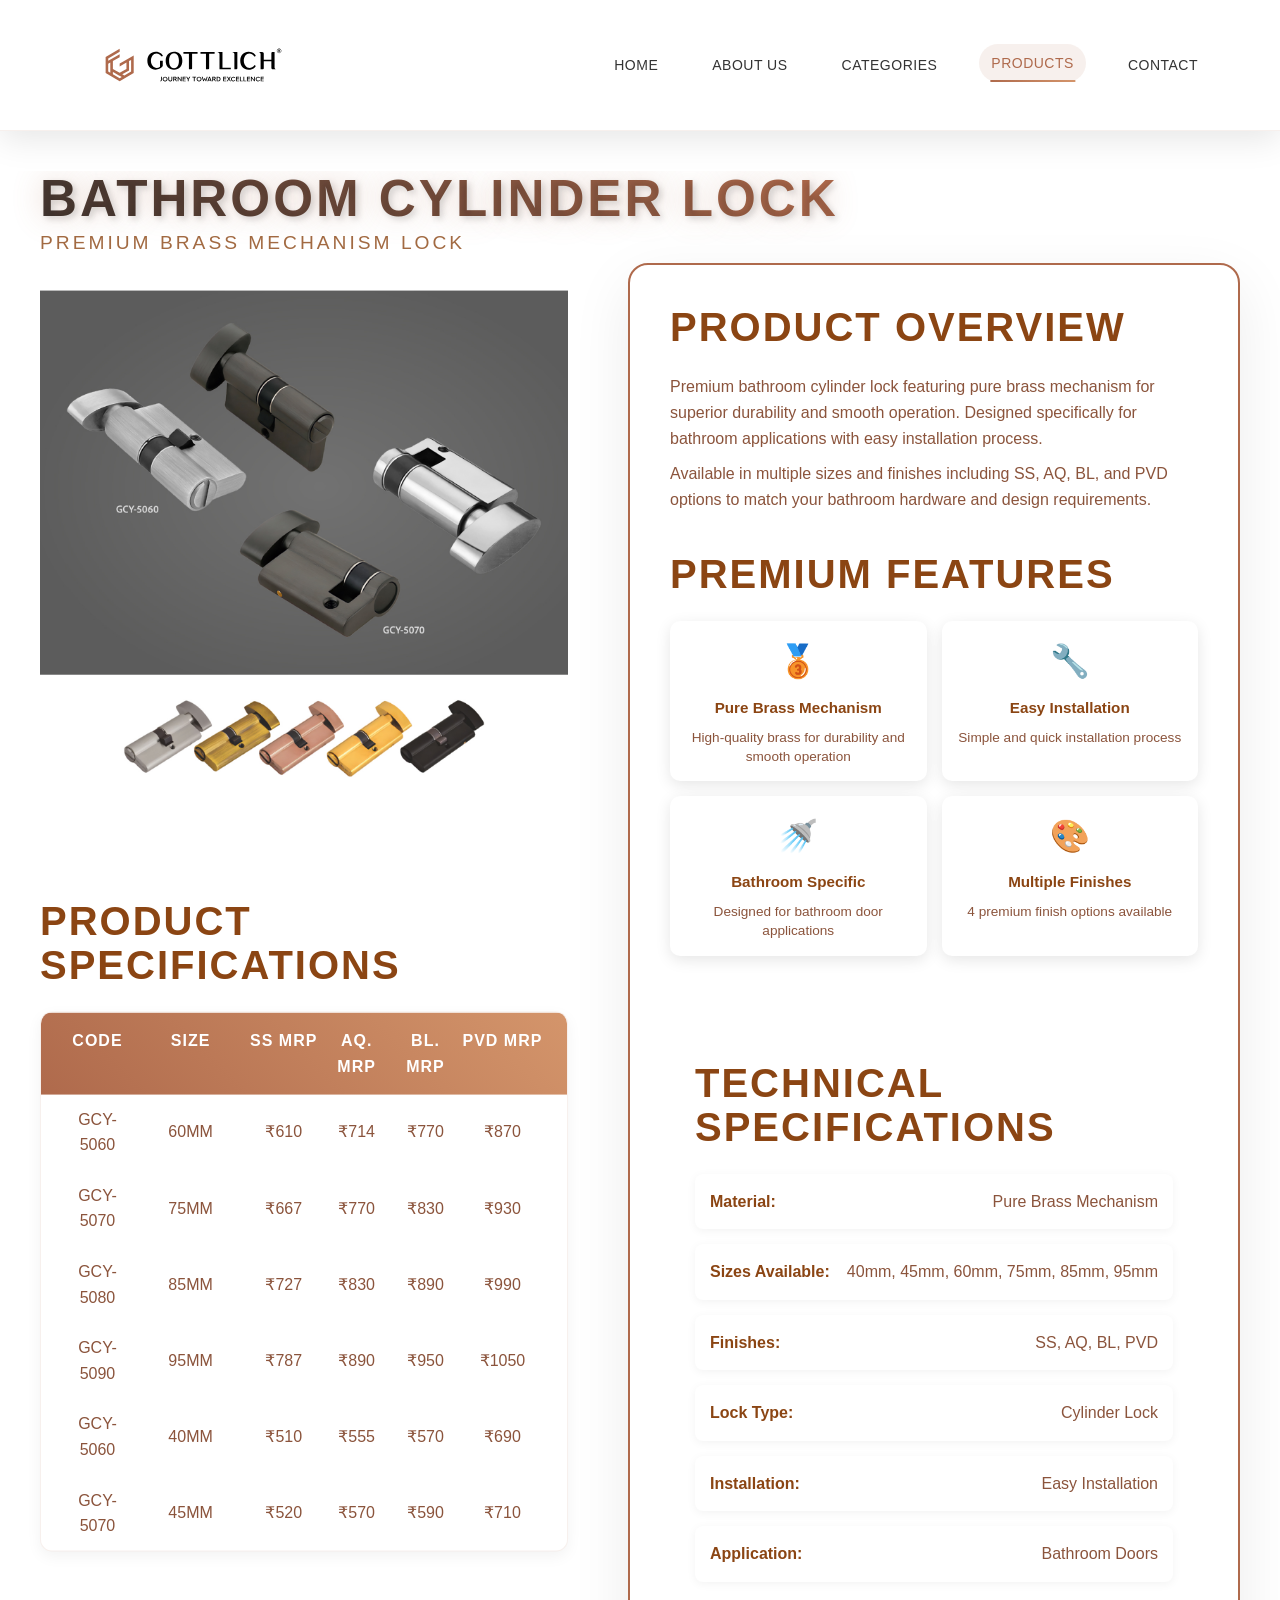
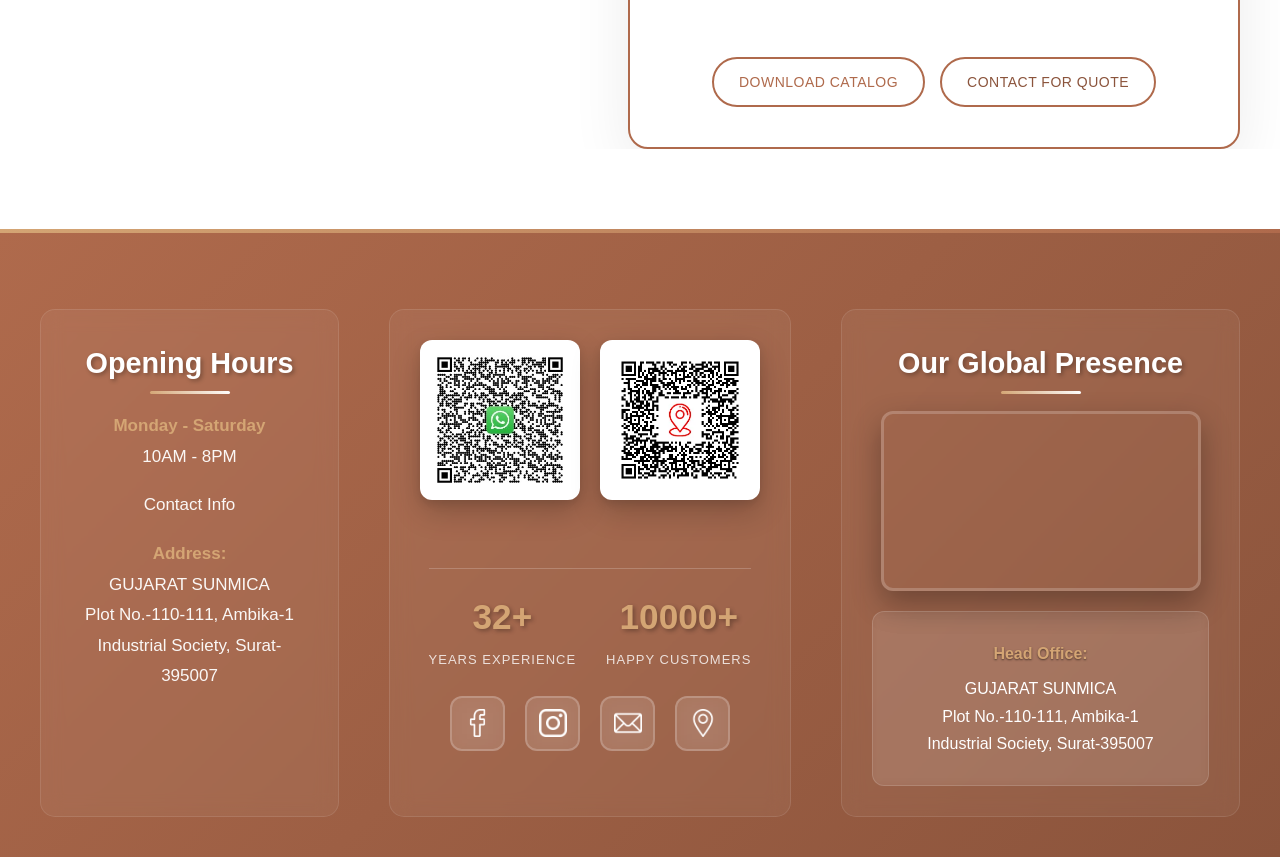
<file: bathroom-cylinder-lock.html>
<!DOCTYPE html>
<html lang="en">
<head>
    <meta charset="UTF-8">
    <meta name="viewport" content="width=device-width, initial-scale=1.0">
    <title>Bathroom Cylinder Lock - Gottlich Premium Kitchen Hardware</title>
    <meta name="description" content="Gottlich - Premium bathroom cylinder lock with pure brass mechanism and easy installation.">
    <!-- Preload critical resources -->
    <link rel="preload" href="style-detail-clean.css?v=1765555400" as="style">
    <link rel="preload" href="Gottlich Logo.svg" as="image">
    
    <!-- DNS Prefetch -->
    <link rel="dns-prefetch" href="https://www.google.com">
    <link rel="dns-prefetch" href="https://www.facebook.com">
    <link rel="dns-prefetch" href="https://www.instagram.com">
    
    <link rel="stylesheet" href="style-detail-clean.css?v=1765555400">
    <link rel="icon" type="image/svg+xml" href="Gottlich Logo.svg">
</head>
<body>
    <header class="header">
        <div class="logo-nav">
            <a href="index.html"><img src="Gottlich Logo.svg" alt="Gottlich Logo" class="logo" width="150" height="50"></a>
            <nav class="nav">
                <a href="index.html">HOME</a>
                <a href="index.html#about">ABOUT US</a>
                <a href="index.html#products">CATEGORIES</a>
                <a href="products.html" class="active">PRODUCTS</a>
                <a href="index.html#contact">CONTACT</a>
            </nav>
            <div class="hamburger" id="hamburger">
                <span></span>
                <span></span>
                <span></span>
            </div>
        </div>
    </header>

    <div class="nav-overlay" id="navOverlay"></div>

    <nav class="mobile-nav" id="mobileNav">
        <button class="mobile-nav-close" id="mobileNavClose">&times;</button>
        <a href="index.html">HOME</a>
        <a href="index.html#about">ABOUT US</a>
        <a href="index.html#products">CATEGORIES</a>
        <a href="products.html" class="active">PRODUCTS</a>
        <a href="index.html#contact">CONTACT</a>
    </nav>

    <main class="product-page">
        <section class="product-detail-section">
            <div class="product-container">
                <div class="product-header">
                    <h1 class="product-title gradient-text neon-glow">BATHROOM CYLINDER LOCK</h1>
                    <p class="product-subtitle gradient-text">PREMIUM BRASS MECHANISM LOCK</p>
                    <div class="product-rating">
                        <div class="stars">★★★★★</div>
                        <span class="rating-text">Premium Quality</span>
                    </div>
                </div>

                <div class="product-images">
                    <div class="thumbnail-list">
                        <div class="thumbnail active" data-image="Product-photos(webp)/only photos-46.webp">
                            <img src="Product-photos(webp)/only photos-46.webp" alt="Bathroom Cylinder Lock" width="150" height="150">
                        </div>
                    </div>
                    <div class="main-image-container">
                        <img id="mainProductImage" src="Product-photos(webp)/only photos-46.webp" alt="Bathroom Cylinder Lock" width="600" height="400">
                    </div>
                    
                    <div class="specifications">
                        <h3 class="gradient-text neon-glow">Product Specifications</h3>
                        <div class="spec-table">
                            <div class="spec-header six-col">
                                <span>CODE</span>
                                <span>SIZE</span>
                                <span>SS MRP</span>
                                <span>AQ. MRP</span>
                                <span>BL. MRP</span>
                                <span>PVD MRP</span>
                            </div>
                            <div class="spec-row six-col">
                                <span>GCY-5060</span>
                                <span>60MM</span>
                                <span>₹610</span>
                                <span>₹714</span>
                                <span>₹770</span>
                                <span>₹870</span>
                            </div>
                            <div class="spec-row six-col">
                                <span>GCY-5070</span>
                                <span>75MM</span>
                                <span>₹667</span>
                                <span>₹770</span>
                                <span>₹830</span>
                                <span>₹930</span>
                            </div>
                            <div class="spec-row six-col">
                                <span>GCY-5080</span>
                                <span>85MM</span>
                                <span>₹727</span>
                                <span>₹830</span>
                                <span>₹890</span>
                                <span>₹990</span>
                            </div>
                            <div class="spec-row six-col">
                                <span>GCY-5090</span>
                                <span>95MM</span>
                                <span>₹787</span>
                                <span>₹890</span>
                                <span>₹950</span>
                                <span>₹1050</span>
                            </div>
                            <div class="spec-row six-col">
                                <span>GCY-5060</span>
                                <span>40MM</span>
                                <span>₹510</span>
                                <span>₹555</span>
                                <span>₹570</span>
                                <span>₹690</span>
                            </div>
                            <div class="spec-row six-col">
                                <span>GCY-5070</span>
                                <span>45MM</span>
                                <span>₹520</span>
                                <span>₹570</span>
                                <span>₹590</span>
                                <span>₹710</span>
                            </div>
                        </div>
                    </div>
                </div>

                <div class="product-info">
                    <div class="product-description">
                        <h2 class="gradient-text neon-glow">Product Overview</h2>
                        <p>Premium bathroom cylinder lock featuring pure brass mechanism for superior durability and smooth operation. Designed specifically for bathroom applications with easy installation process.</p>
                        <p>Available in multiple sizes and finishes including SS, AQ, BL, and PVD options to match your bathroom hardware and design requirements.</p>
                    </div>

                    <div class="features-section">
                        <h2 class="gradient-text neon-glow">Premium Features</h2>
                        <div class="features-grid">
                            <div class="feature-item">
                                <div class="feature-icon">🥉</div>
                                <h4 class="gradient-text">Pure Brass Mechanism</h4>
                                <p>High-quality brass for durability and smooth operation</p>
                            </div>
                            <div class="feature-item">
                                <div class="feature-icon">🔧</div>
                                <h4 class="gradient-text">Easy Installation</h4>
                                <p>Simple and quick installation process</p>
                            </div>
                            <div class="feature-item">
                                <div class="feature-icon">🚿</div>
                                <h4 class="gradient-text">Bathroom Specific</h4>
                                <p>Designed for bathroom door applications</p>
                            </div>
                            <div class="feature-item">
                                <div class="feature-icon">🎨</div>
                                <h4 class="gradient-text">Multiple Finishes</h4>
                                <p>4 premium finish options available</p>
                            </div>
                        </div>
                    </div>

                    <div class="tech-specs">
                        <h2 class="gradient-text neon-glow">Technical Specifications</h2>
                        <div class="specs-grid">
                            <div class="spec-item">
                                <span class="spec-label gradient-text">Material:</span>
                                <span class="spec-value">Pure Brass Mechanism</span>
                            </div>
                            <div class="spec-item">
                                <span class="spec-label gradient-text">Sizes Available:</span>
                                <span class="spec-value">40mm, 45mm, 60mm, 75mm, 85mm, 95mm</span>
                            </div>
                            <div class="spec-item">
                                <span class="spec-label gradient-text">Finishes:</span>
                                <span class="spec-value">SS, AQ, BL, PVD</span>
                            </div>
                            <div class="spec-item">
                                <span class="spec-label gradient-text">Lock Type:</span>
                                <span class="spec-value">Cylinder Lock</span>
                            </div>
                            <div class="spec-item">
                                <span class="spec-label gradient-text">Installation:</span>
                                <span class="spec-value">Easy Installation</span>
                            </div>
                            <div class="spec-item">
                                <span class="spec-label gradient-text">Application:</span>
                                <span class="spec-value">Bathroom Doors</span>
                            </div>
                        </div>
                    </div>

                    <div class="product-actions">
                        <a href="Gottlich_compressed.pdf" download="Gottlich-Catalog.pdf"><button class="action-btn secondary">DOWNLOAD CATALOG</button></a>
                        <button class="action-btn tertiary">CONTACT FOR QUOTE</button>
                    </div>
                </div>
            </div>
        </section>
    </main>

    <footer class="footer">
        <div class="footer-content">
            <div class="opening-hours">
                <h3>Opening Hours</h3>
                <p><strong>Monday - Saturday</strong><br>10AM - 8PM</p>
                <p>Contact Info</p>
                <p><strong>Address:</strong><br> GUJARAT SUNMICA<br> Plot No.-110-111, Ambika-1<br>
                    Industrial Society, Surat-395007
                </p>
            </div>
            <div class="qr-social">
                <div class="qr-codes">
                    <div class="qr-item">
                        <img src="Whatsapp QR.jpeg" alt="WhatsApp QR Code - Contact Us" class="qr-img"
                            onerror="this.src='https://via.placeholder.com/120x120/ffffff/000000?text=WhatsApp+QR'">
                    </div>
                    <div class="qr-item">
                        <img src="gottlich location-qr-code.webp" alt="Location QR Code - Find Us" class="qr-img">
                    </div>
                </div>
                
                <div class="footer-stats">
                    <div class="stat-item">
                        <span class="stat-number">32+</span>
                        <span class="stat-label">Years Experience</span>
                    </div>
                    <div class="stat-item">
                        <span class="stat-number">10000+</span>
                        <span class="stat-label">Happy Customers</span>
                    </div>
                </div>
                
                <div class="social-row">
                    <a href="https://www.facebook.com/GOTTLICHHARDWARE"><img src="facebook.png" alt="Facebook"></a>
                    <a href="https://www.instagram.com/gottlich_hardware_" target="_blank" rel="noopener"><img
                            src="instagram.png" alt="Instagram"></a>
                    <a href="mailto:gujaratsunmicasurat@gmail.com"><img src="mail.png" alt="Mail"></a>
                    <a href="https://www.google.com/maps/dir//110-111,+Udhana+-+Magdalla+Rd,+Ambika+Industrial+Society+1,+Gandhi+Kutir,+Surat,+Gujarat+395017/@21.1642426,72.7368015,12z/data=!4m8!4m7!1m0!1m5!1s0x3be04f55d26791e3:0x310a74d719723411!2m2!1d72.8192032!2d21.1642626?entry=ttu&g_ep=EgoyMDI1MDczMC.0IKXMDSoASAFQAw%3D%3D"
                        target="_blank" rel="noopener"><img src="location.png" alt="Location"></a>
                </div>
            </div>

            <div class="address-map-section">
                <h3>Our Global Presence</h3>
                <div class="map-3d-container">
                    <video class="address-video" autoplay muted loop playsinline preload="metadata">
                        <source src="address_video (online-video-cutter.com).mp4" type="video/mp4">
                        Your browser does not support the video tag.
                    </video>
                </div>

                <div class="address-info">
                    <p><strong>Head Office:</strong></p>
                    <p>GUJARAT SUNMICA<br> Plot No.-110-111, Ambika-1<br> Industrial Society, Surat-395007</p>
                </div>
            </div>
        </div>
    </footer>

    <script src="products-detail-clean.js"></script>
    <script src="product-whatsapp.js"></script>
</body>
</html>
</file>
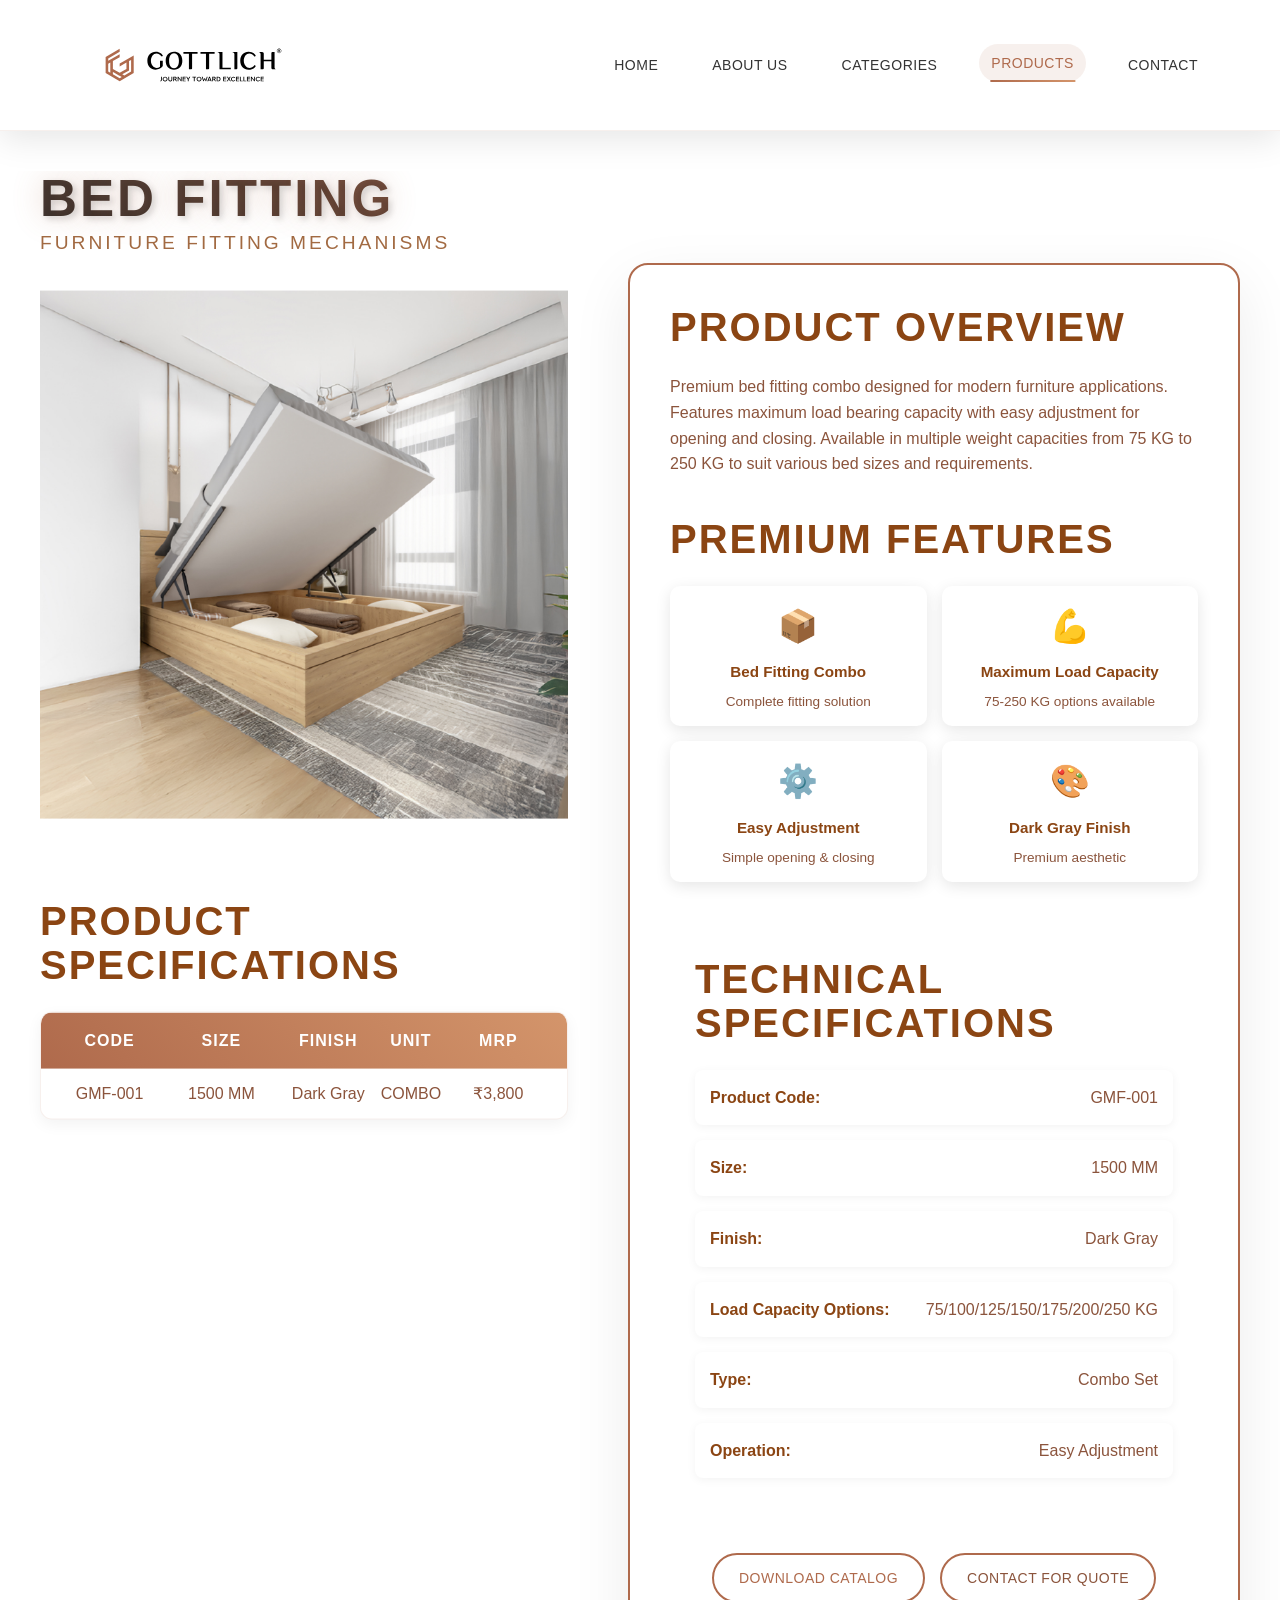
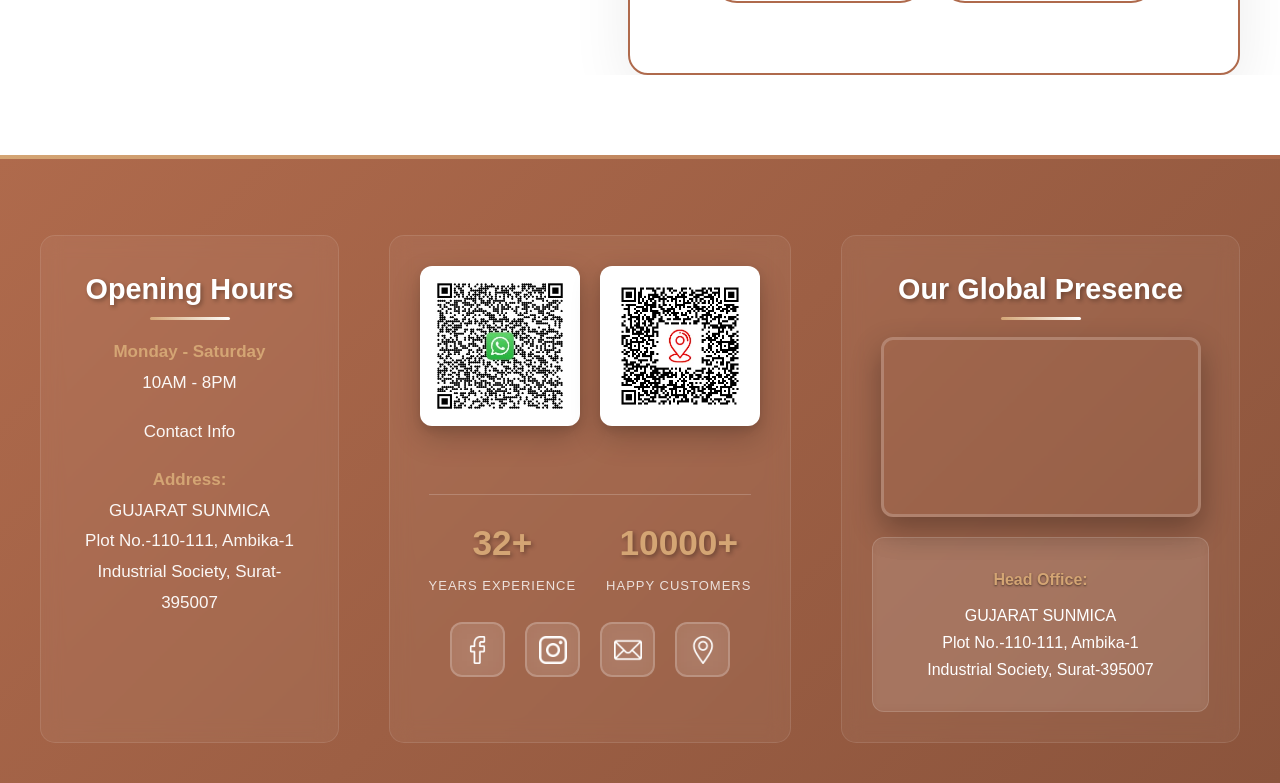
<file: bed-fitting.html>
<!DOCTYPE html>
<html lang="en">
<head>
    <meta charset="UTF-8">
    <meta name="viewport" content="width=device-width, initial-scale=1.0">
    <title>BED FITTING - Gottlich Premium Kitchen Hardware</title>
    <meta name="description" content="Gottlich BED FITTING - Specialized bed fitting mechanisms for furniture applications including storage beds and lift-up beds.">
    <!-- Preload critical resources -->
    <link rel="preload" href="style-detail-clean.css?v=1765555400" as="style">
    <link rel="preload" href="Gottlich Logo.svg" as="image">
    
    <!-- DNS Prefetch -->
    <link rel="dns-prefetch" href="https://www.google.com">
    <link rel="dns-prefetch" href="https://www.facebook.com">
    <link rel="dns-prefetch" href="https://www.instagram.com">
    
    <link rel="stylesheet" href="style-detail-clean.css?v=1765555400">
    <link rel="icon" type="image/svg+xml" href="Gottlich Logo.svg">
</head>
<body>
    <header class="header">
        <div class="logo-nav">
            <a href="index.html"><img src="Gottlich Logo.svg" alt="Gottlich Logo" class="logo" width="150" height="50"></a>
            <nav class="nav">
                <a href="index.html">HOME</a>
                <a href="index.html#about">ABOUT US</a>
                <a href="index.html#products">CATEGORIES</a>
                <a href="products.html" class="active">PRODUCTS</a>
                <a href="index.html#contact">CONTACT</a>
            </nav>
            <div class="hamburger" id="hamburger">
                <span></span>
                <span></span>
                <span></span>
            </div>
        </div>
    </header>

    <div class="nav-overlay" id="navOverlay"></div>

    <nav class="mobile-nav" id="mobileNav">
        <button class="mobile-nav-close" id="mobileNavClose">&times;</button>
        <a href="index.html">HOME</a>
        <a href="index.html#about">ABOUT US</a>
        <a href="index.html#products">CATEGORIES</a>
        <a href="products.html" class="active">PRODUCTS</a>
        <a href="index.html#contact">CONTACT</a>
    </nav>

    <main class="product-page">
        <section class="product-detail-section">
            <div class="product-container">
                    <div class="product-header">
                        <h1 class="product-title gradient-text neon-glow">BED FITTING</h1>
                        <p class="product-subtitle gradient-text">FURNITURE FITTING MECHANISMS</p>
                        <div class="product-rating">
                            <div class="stars">★★★★★</div>
                            <span class="rating-text">Premium Quality Guaranteed</span>
                        </div>
                    </div>

                <div class="product-images">
                    
                    


                    <div class="thumbnail-list">
                        <div class="thumbnail active" data-image="Product-photos(webp)/only photos-81.webp">
                            <img src="Product-photos(webp)/only photos-81.webp" alt="BED FITTING" width="150" height="150">
                        </div>
                        <div class="thumbnail" data-image="Product-photos(webp)/only photos-81+.webp">
                            <img src="Product-photos(webp)/only photos-81+.webp" alt="BED FITTING View 2" width="150" height="150">
                        </div>
                    </div>
                    <div class="main-image-container">
                        <img id="mainProductImage" src="Product-photos(webp)/only photos-81.webp" alt="BED FITTING" width="600" height="400">
                    </div>
                    
                    <!-- Product Specifications Table - Below Image -->
                    <div class="specifications">
                        <h3 class="gradient-text neon-glow">Product Specifications</h3>
                        <div class="spec-table">
                            <div class="spec-header five-col">
                                <span>CODE</span>
                                <span>SIZE</span>
                                <span>FINISH</span>
                                <span>UNIT</span>
                                <span>MRP</span>
                            </div>
                            <div class="spec-row five-col">
                                <span>GMF-001</span>
                                <span>1500 MM</span>
                                <span>Dark Gray</span>
                                <span>COMBO</span>
                                <span>₹3,800</span>
                            </div>
                        </div>
                    </div>
                </div>

                <div class="product-info">
                    

                    
                    <div class="product-description">
                        <h2 class="gradient-text neon-glow">Product Overview</h2>
                        <p>Premium bed fitting combo designed for modern furniture applications. Features maximum load bearing capacity with easy adjustment for opening and closing. Available in multiple weight capacities from 75 KG to 250 KG to suit various bed sizes and requirements.</p>
                    </div>

                    <div class="features-section">
                        <h2 class="gradient-text neon-glow">Premium Features</h2>
                        <div class="features-grid">
                            <div class="feature-item">
                                <div class="feature-icon">📦</div>
                                <h4 class="gradient-text">Bed Fitting Combo</h4>
                                <p>Complete fitting solution</p>
                            </div>
                            <div class="feature-item">
                                <div class="feature-icon">💪</div>
                                <h4 class="gradient-text">Maximum Load Capacity</h4>
                                <p>75-250 KG options available</p>
                            </div>
                            <div class="feature-item">
                                <div class="feature-icon">⚙️</div>
                                <h4 class="gradient-text">Easy Adjustment</h4>
                                <p>Simple opening & closing</p>
                            </div>
                            <div class="feature-item">
                                <div class="feature-icon">🎨</div>
                                <h4 class="gradient-text">Dark Gray Finish</h4>
                                <p>Premium aesthetic</p>
                            </div>
                        </div>

<div class="tech-specs">
                        <h2 class="gradient-text neon-glow">Technical Specifications</h2>
                        <div class="specs-grid">
                            <div class="spec-item">
                                <span class="spec-label gradient-text">Product Code:</span>
                                <span class="spec-value">GMF-001</span>
                            </div>
                            <div class="spec-item">
                                <span class="spec-label gradient-text">Size:</span>
                                <span class="spec-value">1500 MM</span>
                            </div>
                            <div class="spec-item">
                                <span class="spec-label gradient-text">Finish:</span>
                                <span class="spec-value">Dark Gray</span>
                            </div>
                            <div class="spec-item">
                                <span class="spec-label gradient-text">Load Capacity Options:</span>
                                <span class="spec-value">75/100/125/150/175/200/250 KG</span>
                            </div>
                            <div class="spec-item">
                                <span class="spec-label gradient-text">Type:</span>
                                <span class="spec-value">Combo Set</span>
                            </div>
                            <div class="spec-item">
                                <span class="spec-label gradient-text">Operation:</span>
                                <span class="spec-value">Easy Adjustment</span>
                            </div>
                            </div>
                    </div>

                    <div class="product-actions">
                        <button class="action-btn primary">INSTALLATION GUIDE</button>
                        <a href="Gottlich_compressed.pdf" download="Gottlich-Catalog.pdf"><button class="action-btn secondary">DOWNLOAD CATALOG</button></a>
                        <button class="action-btn tertiary">CONTACT FOR QUOTE</button>
                    </div>
                </div>
            </div>
        </section>
    </main>

                        <footer class="footer">
        <div class="footer-content">
            <div class="opening-hours">
                <h3>Opening Hours</h3>
                <p><strong>Monday - Saturday</strong><br>10AM - 8PM</p>
                <p>Contact Info</p>
                <p><strong>Address:</strong><br> GUJARAT SUNMICA<br> Plot No.-110-111, Ambika-1<br>
                    Industrial Society, Surat-395007
                </p>
            </div>
            <div class="qr-social">
                <div class="qr-codes">
                    <div class="qr-item">
                        <img src="Whatsapp QR.jpeg" alt="WhatsApp QR Code - Contact Us" class="qr-img"
                            onerror="this.src='https://via.placeholder.com/120x120/ffffff/000000?text=WhatsApp+QR'">
                    </div>
                    <div class="qr-item">
                        <img src="gottlich location-qr-code.webp" alt="Location QR Code - Find Us" class="qr-img">
                    </div>
                </div>
                
                <!-- Professional Stats -->
                <div class="footer-stats">
                    <div class="stat-item">
                        <span class="stat-number">32+</span>
                        <span class="stat-label">Years Experience</span>
                    </div>
                    <div class="stat-item">
                        <span class="stat-number">10000+</span>
                        <span class="stat-label">Happy Customers</span>
                    </div>
                </div>
                
                <div class="social-row">
                    <a href="https://www.facebook.com/GOTTLICHHARDWARE"><img src="facebook.png" alt="Facebook"></a>
                    <a href="https://www.instagram.com/gottlich_hardware_" target="_blank" rel="noopener"><img
                            src="instagram.png" alt="Instagram"></a>
                    <a href="mailto:gujaratsunmicasurat@gmail.com"><img src="mail.png" alt="Mail"></a>
                    <a href="https://www.google.com/maps/dir//110-111,+Udhana+-+Magdalla+Rd,+Ambika+Industrial+Society+1,+Gandhi+Kutir,+Surat,+Gujarat+395017/@21.1642426,72.7368015,12z/data=!4m8!4m7!1m0!1m5!1s0x3be04f55d26791e3:0x310a74d719723411!2m2!1d72.8192032!2d21.1642626?entry=ttu&g_ep=EgoyMDI1MDczMC.0IKXMDSoASAFQAw%3D%3D"
                        target="_blank" rel="noopener"><img src="location.png" alt="Location"></a>
                </div>
            </div>

            <!-- Themed Address Map Section -->
            <div class="address-map-section">
                <h3>Our Global Presence</h3>
                <div class="map-3d-container">
                    <video class="address-video" autoplay muted loop playsinline preload="metadata">
                        <source src="address_video (online-video-cutter.com).mp4" type="video/mp4">
                        Your browser does not support the video tag.
                    </video>
                </div>

                <!-- Address Info -->
                <div class="address-info">
                    <p><strong>Head Office:</strong></p>
                    <p>GUJARAT SUNMICA<br> Plot No.-110-111, Ambika-1<br> Industrial Society, Surat-395007</p>
                </div>
            </div>
        </div>
    </footer>

    <script src="products-detail-clean.js" defer></script>
    <script src="product-whatsapp.js" defer></script>
</body>
</html>
</file>
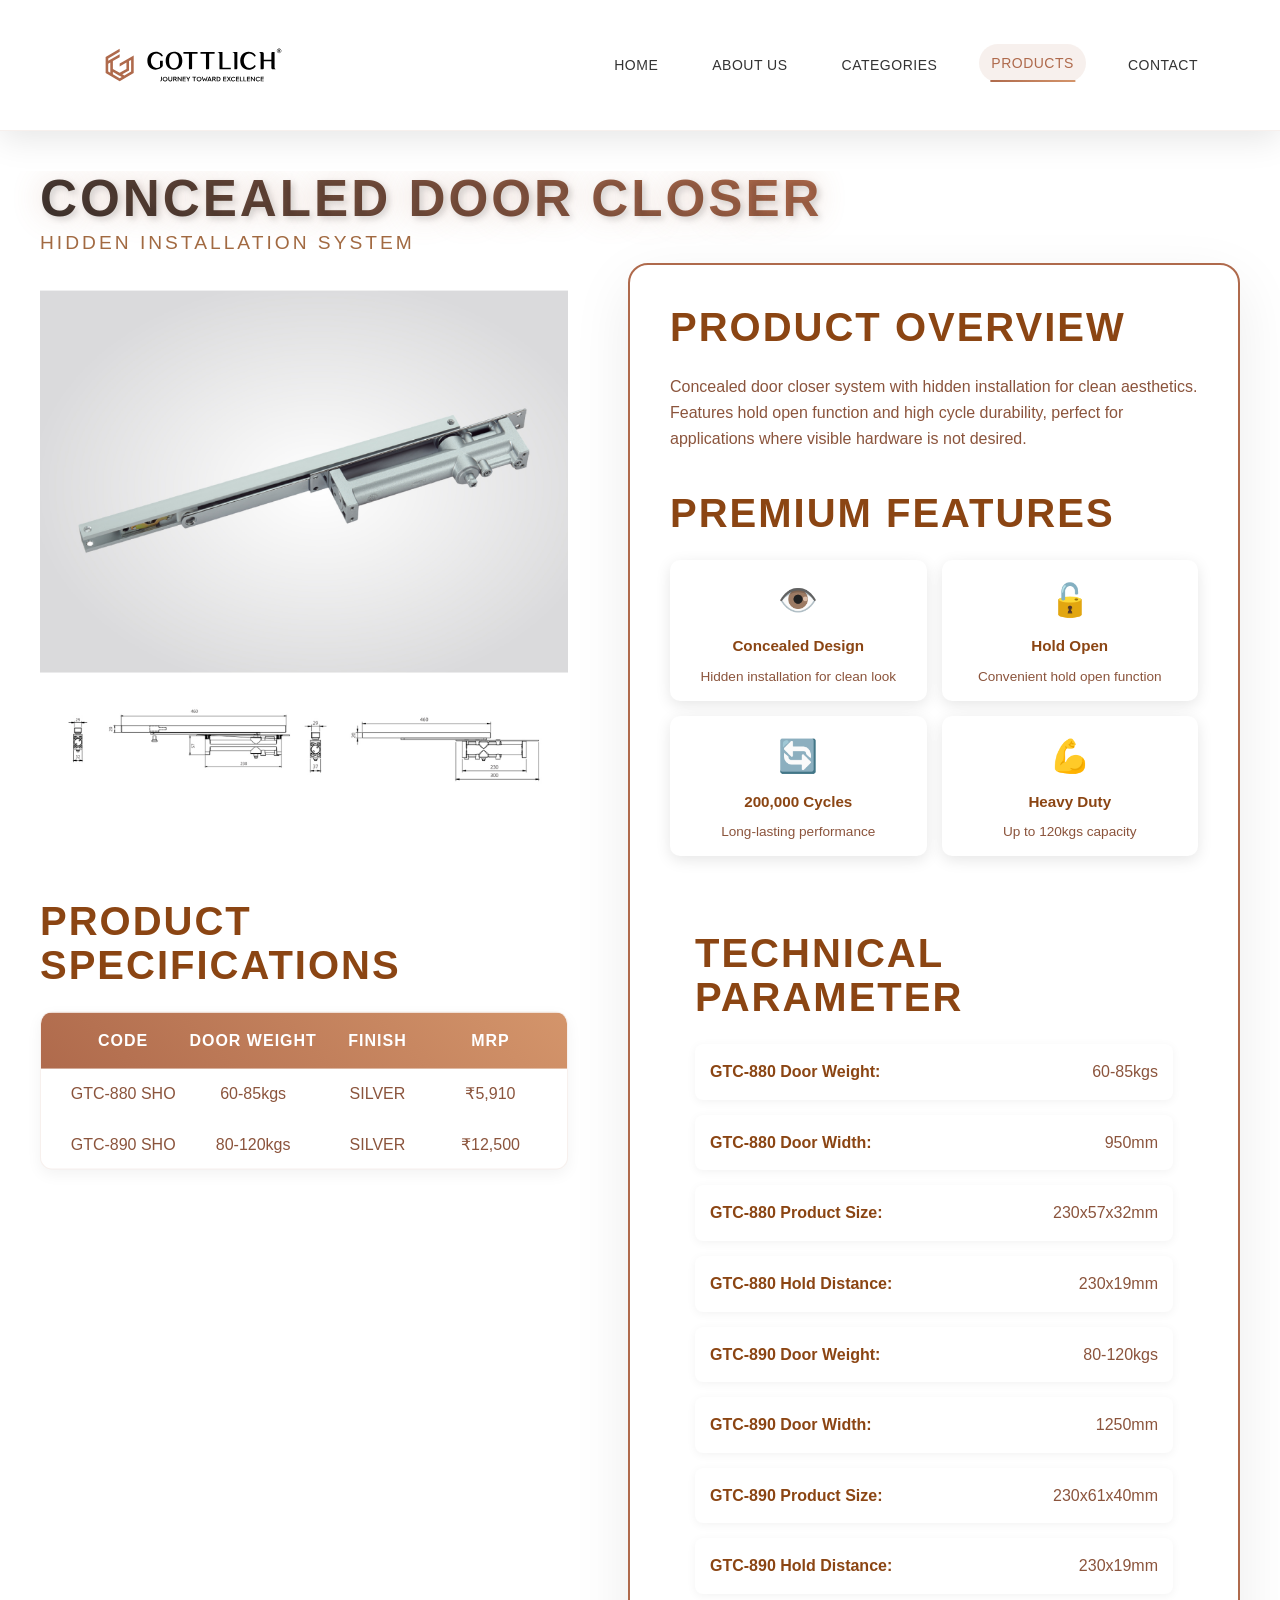
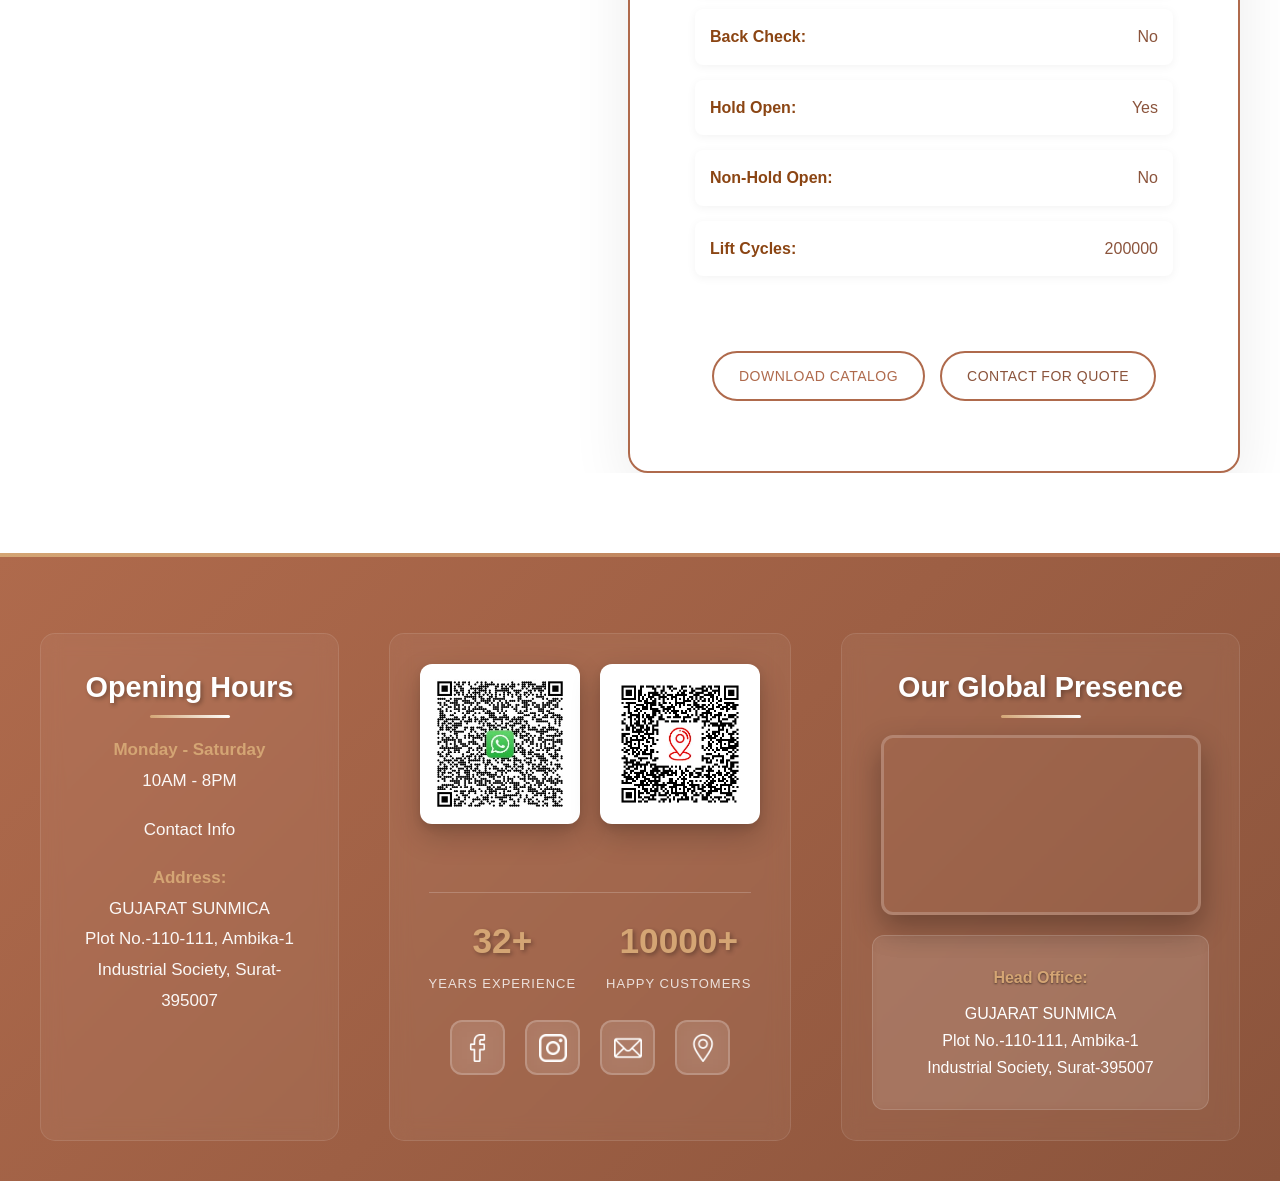
<file: concealed-door-closer.html>
<!DOCTYPE html>
<html lang="en">
<head>
<meta charset="UTF-8">
<meta name="viewport" content="width=device-width, initial-scale=1.0">
<title>CONCEALED DOOR CLOSER - Gottlich Premium Kitchen Hardware</title>
<meta name="description" content="Gottlich - Concealed door closer system with hidden installation.">
<!-- Preload critical resources -->
    <link rel="preload" href="style-detail-clean.css?v=1765555400" as="style">
    <link rel="preload" href="Gottlich Logo.svg" as="image">
    
    <!-- DNS Prefetch -->
    <link rel="dns-prefetch" href="https://www.google.com">
    <link rel="dns-prefetch" href="https://www.facebook.com">
    <link rel="dns-prefetch" href="https://www.instagram.com">
    
    <link rel="stylesheet" href="style-detail-clean.css?v=1765555400">
<link rel="icon" type="image/svg+xml" href="Gottlich Logo.svg">
</head>
<body>
<header class="header">
<div class="logo-nav">
<a href="index.html"><img src="Gottlich Logo.svg" alt="Gottlich Logo" class="logo" width="150" height="50"></a>
<nav class="nav">
<a href="index.html">HOME</a>
<a href="index.html#about">ABOUT US</a>
<a href="index.html#products">CATEGORIES</a>
<a href="products.html" class="active">PRODUCTS</a>
<a href="index.html#contact">CONTACT</a>
</nav>
<div class="hamburger" id="hamburger"><span></span><span></span><span></span></div>
</div>
</header>
<div class="nav-overlay" id="navOverlay"></div>
<nav class="mobile-nav" id="mobileNav">
<button class="mobile-nav-close" id="mobileNavClose">&times;</button>
<a href="index.html">HOME</a>
<a href="index.html#about">ABOUT US</a>
<a href="index.html#products">CATEGORIES</a>
<a href="products.html" class="active">PRODUCTS</a>
<a href="index.html#contact">CONTACT</a>
</nav>
<main class="product-page">
<section class="product-detail-section">
<div class="product-container">
                    <div class="product-header">
<h1 class="product-title gradient-text neon-glow">CONCEALED DOOR CLOSER</h1>
<p class="product-subtitle gradient-text">HIDDEN INSTALLATION SYSTEM</p>
<div class="product-rating"><div class="stars">★★★★★</div><span class="rating-text">Premium Quality</span></div>
</div>

<div class="product-images">

                    

                    <div class="thumbnail-list">
<div class="thumbnail active" data-image="Product-photos(webp)/only photos-53.webp">
<img src="Product-photos(webp)/only photos-53.webp" alt="Concealed Door Closer" width="150" height="150">
</div>
</div>
<div class="main-image-container">
<img id="mainProductImage" src="Product-photos(webp)/only photos-53.webp" alt="Concealed Door Closer" width="600" height="400">
</div>
<div class="specifications">
<h3 class="gradient-text neon-glow">Product Specifications</h3>
<div class="spec-table">
<div class="spec-header"><span>CODE</span><span>DOOR WEIGHT</span><span>FINISH</span><span>MRP</span></div>
<div class="spec-row"><span>GTC-880 SHO</span><span>60-85kgs</span><span>SILVER</span><span>₹5,910</span></div>
<div class="spec-row"><span>GTC-890 SHO</span><span>80-120kgs</span><span>SILVER</span><span>₹12,500</span></div>
</div>
</div>
</div>
<div class="product-info">


                    <div class="product-description">
<h2 class="gradient-text neon-glow">Product Overview</h2>
<p>Concealed door closer system with hidden installation for clean aesthetics. Features hold open function and high cycle durability, perfect for applications where visible hardware is not desired.</p>
</div>
<div class="features-section">
<h2 class="gradient-text neon-glow">Premium Features</h2>
<div class="features-grid">
<div class="feature-item"><div class="feature-icon">👁️</div><h4 class="gradient-text">Concealed Design</h4><p>Hidden installation for clean look</p></div>
<div class="feature-item"><div class="feature-icon">🔓</div><h4 class="gradient-text">Hold Open</h4><p>Convenient hold open function</p></div>
<div class="feature-item"><div class="feature-icon">🔄</div><h4 class="gradient-text">200,000 Cycles</h4><p>Long-lasting performance</p></div>
<div class="feature-item"><div class="feature-icon">💪</div><h4 class="gradient-text">Heavy Duty</h4><p>Up to 120kgs capacity</p></div>
</div>

<div class="tech-specs">
<h2 class="gradient-text neon-glow">Technical Parameter</h2>
<div class="specs-grid">
<div class="spec-item"><span class="spec-label gradient-text">GTC-880 Door Weight:</span><span class="spec-value">60-85kgs</span></div>
<div class="spec-item"><span class="spec-label gradient-text">GTC-880 Door Width:</span><span class="spec-value">950mm</span></div>
<div class="spec-item"><span class="spec-label gradient-text">GTC-880 Product Size:</span><span class="spec-value">230x57x32mm</span></div>
<div class="spec-item"><span class="spec-label gradient-text">GTC-880 Hold Distance:</span><span class="spec-value">230x19mm</span></div>
<div class="spec-item"><span class="spec-label gradient-text">GTC-890 Door Weight:</span><span class="spec-value">80-120kgs</span></div>
<div class="spec-item"><span class="spec-label gradient-text">GTC-890 Door Width:</span><span class="spec-value">1250mm</span></div>
<div class="spec-item"><span class="spec-label gradient-text">GTC-890 Product Size:</span><span class="spec-value">230x61x40mm</span></div>
<div class="spec-item"><span class="spec-label gradient-text">GTC-890 Hold Distance:</span><span class="spec-value">230x19mm</span></div>
<div class="spec-item"><span class="spec-label gradient-text">Back Check:</span><span class="spec-value">No</span></div>
<div class="spec-item"><span class="spec-label gradient-text">Hold Open:</span><span class="spec-value">Yes</span></div>
<div class="spec-item"><span class="spec-label gradient-text">Non-Hold Open:</span><span class="spec-value">No</span></div>
<div class="spec-item"><span class="spec-label gradient-text">Lift Cycles:</span><span class="spec-value">200000</span></div>
</div>
</div>
<div class="product-actions">
<button class="action-btn primary">INSTALLATION GUIDE</button>
<a href="Gottlich_compressed.pdf" download="Gottlich-Catalog.pdf"><button class="action-btn secondary">DOWNLOAD CATALOG</button></a>
<button class="action-btn tertiary">CONTACT FOR QUOTE</button>
</div>
</div>
</div>
</section>
</main>
                    <footer class="footer">
        <div class="footer-content">
            <div class="opening-hours">
                <h3>Opening Hours</h3>
                <p><strong>Monday - Saturday</strong><br>10AM - 8PM</p>
                <p>Contact Info</p>
                <p><strong>Address:</strong><br> GUJARAT SUNMICA<br> Plot No.-110-111, Ambika-1<br>
                    Industrial Society, Surat-395007
                </p>
            </div>
            <div class="qr-social">
                <div class="qr-codes">
                    <div class="qr-item">
                        <img src="Whatsapp QR.jpeg" alt="WhatsApp QR Code - Contact Us" class="qr-img"
                            onerror="this.src='https://via.placeholder.com/120x120/ffffff/000000?text=WhatsApp+QR'">
                    </div>
                    <div class="qr-item">
                        <img src="gottlich location-qr-code.webp" alt="Location QR Code - Find Us" class="qr-img">
                    </div>
                </div>
                
                <!-- Professional Stats -->
                <div class="footer-stats">
                    <div class="stat-item">
                        <span class="stat-number">32+</span>
                        <span class="stat-label">Years Experience</span>
                    </div>
                    <div class="stat-item">
                        <span class="stat-number">10000+</span>
                        <span class="stat-label">Happy Customers</span>
                    </div>
                </div>
                
                <div class="social-row">
                    <a href="https://www.facebook.com/GOTTLICHHARDWARE"><img src="facebook.png" alt="Facebook"></a>
                    <a href="https://www.instagram.com/gottlich_hardware_" target="_blank" rel="noopener"><img
                            src="instagram.png" alt="Instagram"></a>
                    <a href="mailto:gujaratsunmicasurat@gmail.com"><img src="mail.png" alt="Mail"></a>
                    <a href="https://www.google.com/maps/dir//110-111,+Udhana+-+Magdalla+Rd,+Ambika+Industrial+Society+1,+Gandhi+Kutir,+Surat,+Gujarat+395017/@21.1642426,72.7368015,12z/data=!4m8!4m7!1m0!1m5!1s0x3be04f55d26791e3:0x310a74d719723411!2m2!1d72.8192032!2d21.1642626?entry=ttu&g_ep=EgoyMDI1MDczMC.0IKXMDSoASAFQAw%3D%3D"
                        target="_blank" rel="noopener"><img src="location.png" alt="Location"></a>
                </div>
            </div>

            <!-- Themed Address Map Section -->
            <div class="address-map-section">
                <h3>Our Global Presence</h3>
                <div class="map-3d-container">
                    <video class="address-video" autoplay muted loop playsinline preload="metadata">
                        <source src="address_video (online-video-cutter.com).mp4" type="video/mp4">
                        Your browser does not support the video tag.
                    </video>
                </div>

                <!-- Address Info -->
                <div class="address-info">
                    <p><strong>Head Office:</strong></p>
                    <p>GUJARAT SUNMICA<br> Plot No.-110-111, Ambika-1<br> Industrial Society, Surat-395007</p>
                </div>
            </div>
        </div>
    </footer>
<script src="products-detail-clean.js" defer></script>
    <script src="product-whatsapp.js" defer></script>
</body>
</html>
</file>
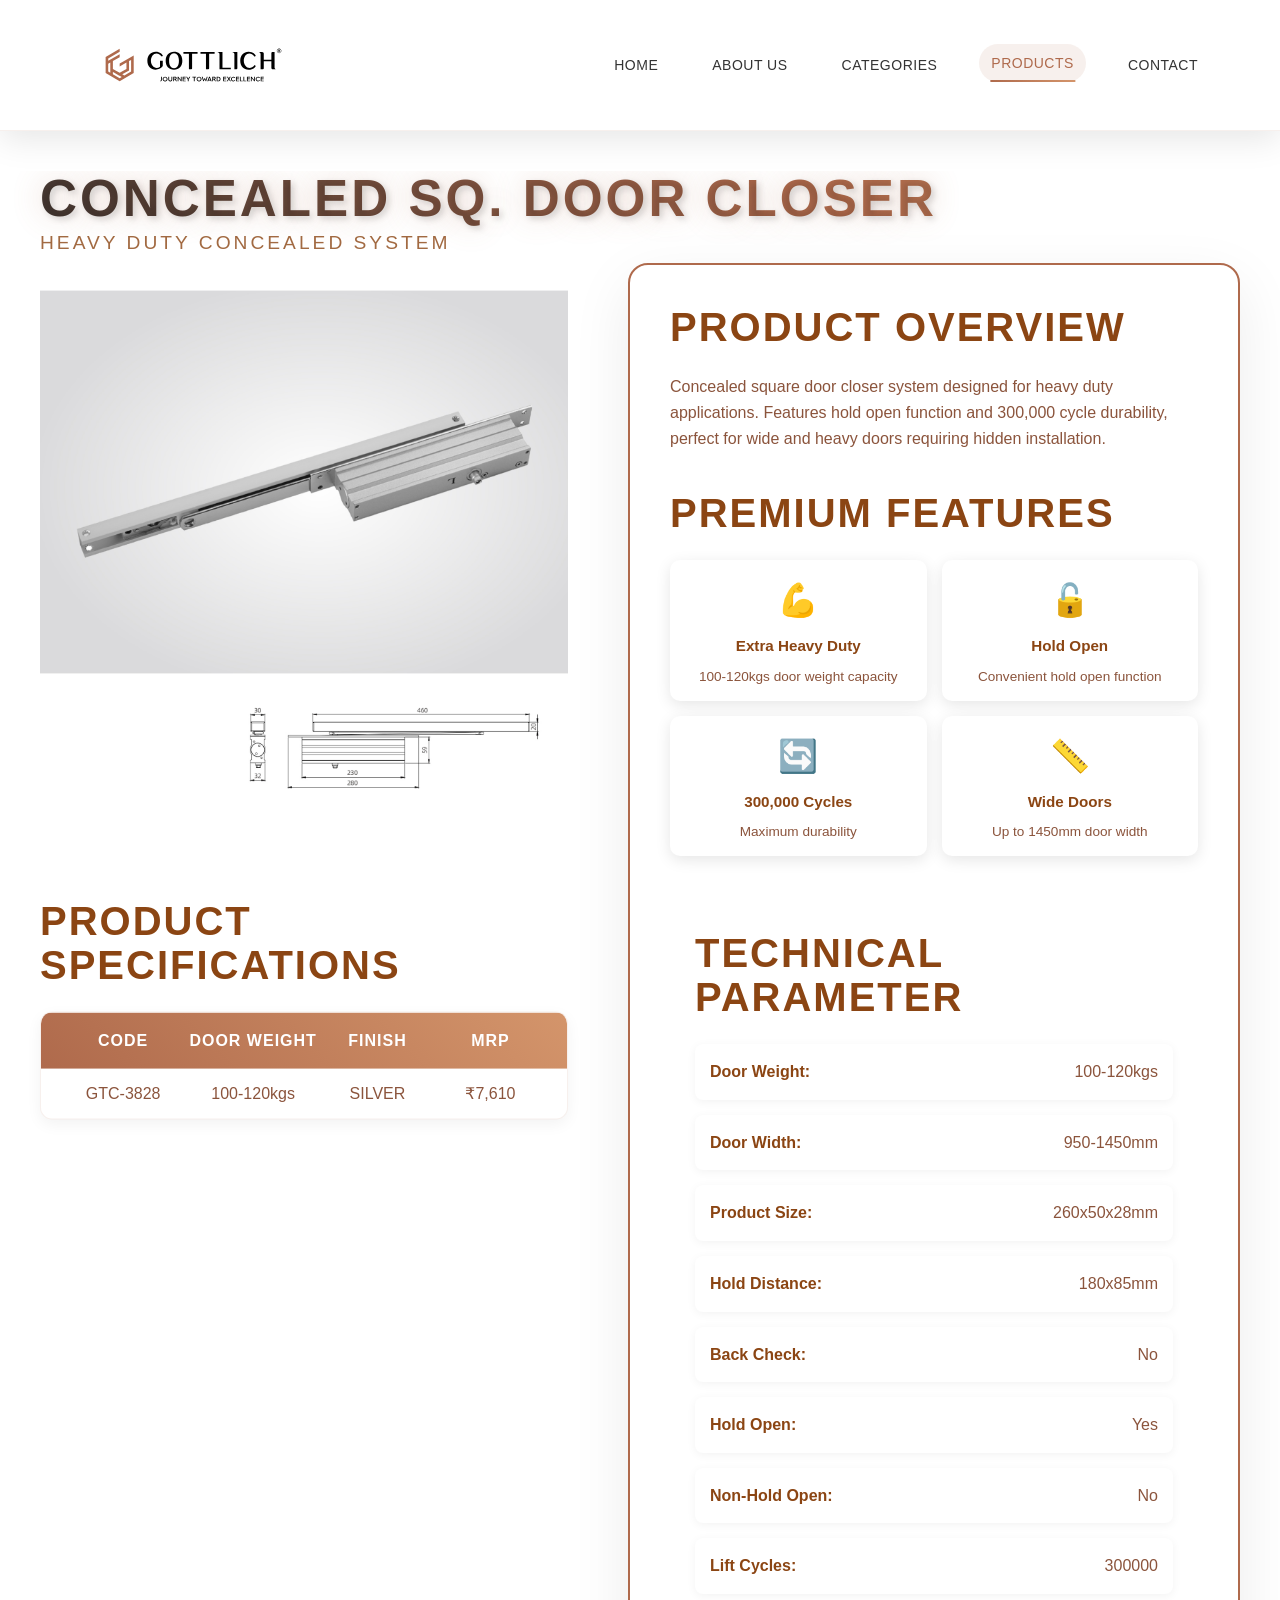
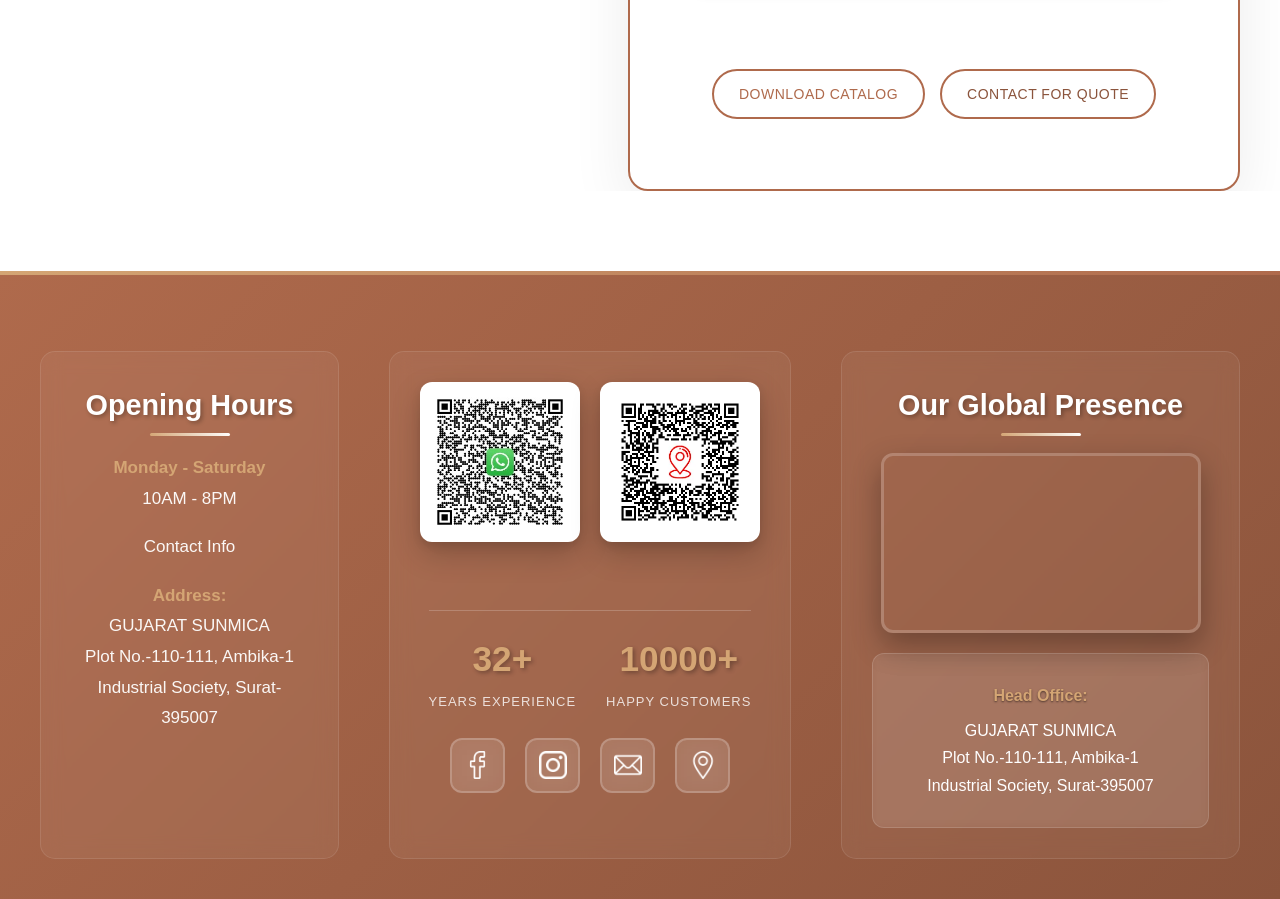
<file: concealed-sq-door-closer.html>
<!DOCTYPE html>
<html lang="en">
<head>
<meta charset="UTF-8">
<meta name="viewport" content="width=device-width, initial-scale=1.0">
<title>CONCEALED SQ. DOOR CLOSER - Gottlich Premium Kitchen Hardware</title>
<meta name="description" content="Gottlich - Concealed square door closer system for heavy duty applications.">
<!-- Preload critical resources -->
    <link rel="preload" href="style-detail-clean.css?v=1765555400" as="style">
    <link rel="preload" href="Gottlich Logo.svg" as="image">
    
    <!-- DNS Prefetch -->
    <link rel="dns-prefetch" href="https://www.google.com">
    <link rel="dns-prefetch" href="https://www.facebook.com">
    <link rel="dns-prefetch" href="https://www.instagram.com">
    
    <link rel="stylesheet" href="style-detail-clean.css?v=1765555400">
<link rel="icon" type="image/svg+xml" href="Gottlich Logo.svg">
</head>
<body>
<header class="header">
<div class="logo-nav">
<a href="index.html"><img src="Gottlich Logo.svg" alt="Gottlich Logo" class="logo" width="150" height="50"></a>
<nav class="nav">
<a href="index.html">HOME</a>
<a href="index.html#about">ABOUT US</a>
<a href="index.html#products">CATEGORIES</a>
<a href="products.html" class="active">PRODUCTS</a>
<a href="index.html#contact">CONTACT</a>
</nav>
<div class="hamburger" id="hamburger"><span></span><span></span><span></span></div>
</div>
</header>
<div class="nav-overlay" id="navOverlay"></div>
<nav class="mobile-nav" id="mobileNav">
<button class="mobile-nav-close" id="mobileNavClose">&times;</button>
<a href="index.html">HOME</a>
<a href="index.html#about">ABOUT US</a>
<a href="index.html#products">CATEGORIES</a>
<a href="products.html" class="active">PRODUCTS</a>
<a href="index.html#contact">CONTACT</a>
</nav>
<main class="product-page">
<section class="product-detail-section">
<div class="product-container">
                    <div class="product-header">
<h1 class="product-title gradient-text neon-glow">CONCEALED SQ. DOOR CLOSER</h1>
<p class="product-subtitle gradient-text">HEAVY DUTY CONCEALED SYSTEM</p>
<div class="product-rating"><div class="stars">★★★★★</div><span class="rating-text">Premium Quality</span></div>
</div>

<div class="product-images">

                    

                    <div class="thumbnail-list">
<div class="thumbnail active" data-image="Product-photos(webp)/only photos-54.webp">
<img src="Product-photos(webp)/only photos-54.webp" alt="Concealed SQ Door Closer" width="150" height="150">
</div>
</div>
<div class="main-image-container">
<img id="mainProductImage" src="Product-photos(webp)/only photos-54.webp" alt="Concealed SQ Door Closer" width="600" height="400">
</div>
<div class="specifications">
<h3 class="gradient-text neon-glow">Product Specifications</h3>
<div class="spec-table">
<div class="spec-header"><span>CODE</span><span>DOOR WEIGHT</span><span>FINISH</span><span>MRP</span></div>
<div class="spec-row"><span>GTC-3828</span><span>100-120kgs</span><span>SILVER</span><span>₹7,610</span></div>
</div>
</div>
</div>
<div class="product-info">


                    <div class="product-description">
<h2 class="gradient-text neon-glow">Product Overview</h2>
<p>Concealed square door closer system designed for heavy duty applications. Features hold open function and 300,000 cycle durability, perfect for wide and heavy doors requiring hidden installation.</p>
</div>
<div class="features-section">
<h2 class="gradient-text neon-glow">Premium Features</h2>
<div class="features-grid">
<div class="feature-item"><div class="feature-icon">💪</div><h4 class="gradient-text">Extra Heavy Duty</h4><p>100-120kgs door weight capacity</p></div>
<div class="feature-item"><div class="feature-icon">🔓</div><h4 class="gradient-text">Hold Open</h4><p>Convenient hold open function</p></div>
<div class="feature-item"><div class="feature-icon">🔄</div><h4 class="gradient-text">300,000 Cycles</h4><p>Maximum durability</p></div>
<div class="feature-item"><div class="feature-icon">📏</div><h4 class="gradient-text">Wide Doors</h4><p>Up to 1450mm door width</p></div>
</div>

<div class="tech-specs">
<h2 class="gradient-text neon-glow">Technical Parameter</h2>
<div class="specs-grid">
<div class="spec-item"><span class="spec-label gradient-text">Door Weight:</span><span class="spec-value">100-120kgs</span></div>
<div class="spec-item"><span class="spec-label gradient-text">Door Width:</span><span class="spec-value">950-1450mm</span></div>
<div class="spec-item"><span class="spec-label gradient-text">Product Size:</span><span class="spec-value">260x50x28mm</span></div>
<div class="spec-item"><span class="spec-label gradient-text">Hold Distance:</span><span class="spec-value">180x85mm</span></div>
<div class="spec-item"><span class="spec-label gradient-text">Back Check:</span><span class="spec-value">No</span></div>
<div class="spec-item"><span class="spec-label gradient-text">Hold Open:</span><span class="spec-value">Yes</span></div>
<div class="spec-item"><span class="spec-label gradient-text">Non-Hold Open:</span><span class="spec-value">No</span></div>
<div class="spec-item"><span class="spec-label gradient-text">Lift Cycles:</span><span class="spec-value">300000</span></div>
</div>
</div>
<div class="product-actions">
<button class="action-btn primary">INSTALLATION GUIDE</button>
<a href="Gottlich_compressed.pdf" download="Gottlich-Catalog.pdf"><button class="action-btn secondary">DOWNLOAD CATALOG</button></a>
<button class="action-btn tertiary">CONTACT FOR QUOTE</button>
</div>
</div>
</div>
</section>
</main>
                    <footer class="footer">
        <div class="footer-content">
            <div class="opening-hours">
                <h3>Opening Hours</h3>
                <p><strong>Monday - Saturday</strong><br>10AM - 8PM</p>
                <p>Contact Info</p>
                <p><strong>Address:</strong><br> GUJARAT SUNMICA<br> Plot No.-110-111, Ambika-1<br>
                    Industrial Society, Surat-395007
                </p>
            </div>
            <div class="qr-social">
                <div class="qr-codes">
                    <div class="qr-item">
                        <img src="Whatsapp QR.jpeg" alt="WhatsApp QR Code - Contact Us" class="qr-img"
                            onerror="this.src='https://via.placeholder.com/120x120/ffffff/000000?text=WhatsApp+QR'">
                    </div>
                    <div class="qr-item">
                        <img src="gottlich location-qr-code.webp" alt="Location QR Code - Find Us" class="qr-img">
                    </div>
                </div>
                
                <!-- Professional Stats -->
                <div class="footer-stats">
                    <div class="stat-item">
                        <span class="stat-number">32+</span>
                        <span class="stat-label">Years Experience</span>
                    </div>
                    <div class="stat-item">
                        <span class="stat-number">10000+</span>
                        <span class="stat-label">Happy Customers</span>
                    </div>
                </div>
                
                <div class="social-row">
                    <a href="https://www.facebook.com/GOTTLICHHARDWARE"><img src="facebook.png" alt="Facebook"></a>
                    <a href="https://www.instagram.com/gottlich_hardware_" target="_blank" rel="noopener"><img
                            src="instagram.png" alt="Instagram"></a>
                    <a href="mailto:gujaratsunmicasurat@gmail.com"><img src="mail.png" alt="Mail"></a>
                    <a href="https://www.google.com/maps/dir//110-111,+Udhana+-+Magdalla+Rd,+Ambika+Industrial+Society+1,+Gandhi+Kutir,+Surat,+Gujarat+395017/@21.1642426,72.7368015,12z/data=!4m8!4m7!1m0!1m5!1s0x3be04f55d26791e3:0x310a74d719723411!2m2!1d72.8192032!2d21.1642626?entry=ttu&g_ep=EgoyMDI1MDczMC.0IKXMDSoASAFQAw%3D%3D"
                        target="_blank" rel="noopener"><img src="location.png" alt="Location"></a>
                </div>
            </div>

            <!-- Themed Address Map Section -->
            <div class="address-map-section">
                <h3>Our Global Presence</h3>
                <div class="map-3d-container">
                    <video class="address-video" autoplay muted loop playsinline preload="metadata">
                        <source src="address_video (online-video-cutter.com).mp4" type="video/mp4">
                        Your browser does not support the video tag.
                    </video>
                </div>

                <!-- Address Info -->
                <div class="address-info">
                    <p><strong>Head Office:</strong></p>
                    <p>GUJARAT SUNMICA<br> Plot No.-110-111, Ambika-1<br> Industrial Society, Surat-395007</p>
                </div>
            </div>
        </div>
    </footer>
<script src="products-detail-clean.js" defer></script>
    <script src="product-whatsapp.js" defer></script>
</body>
</html>
</file>
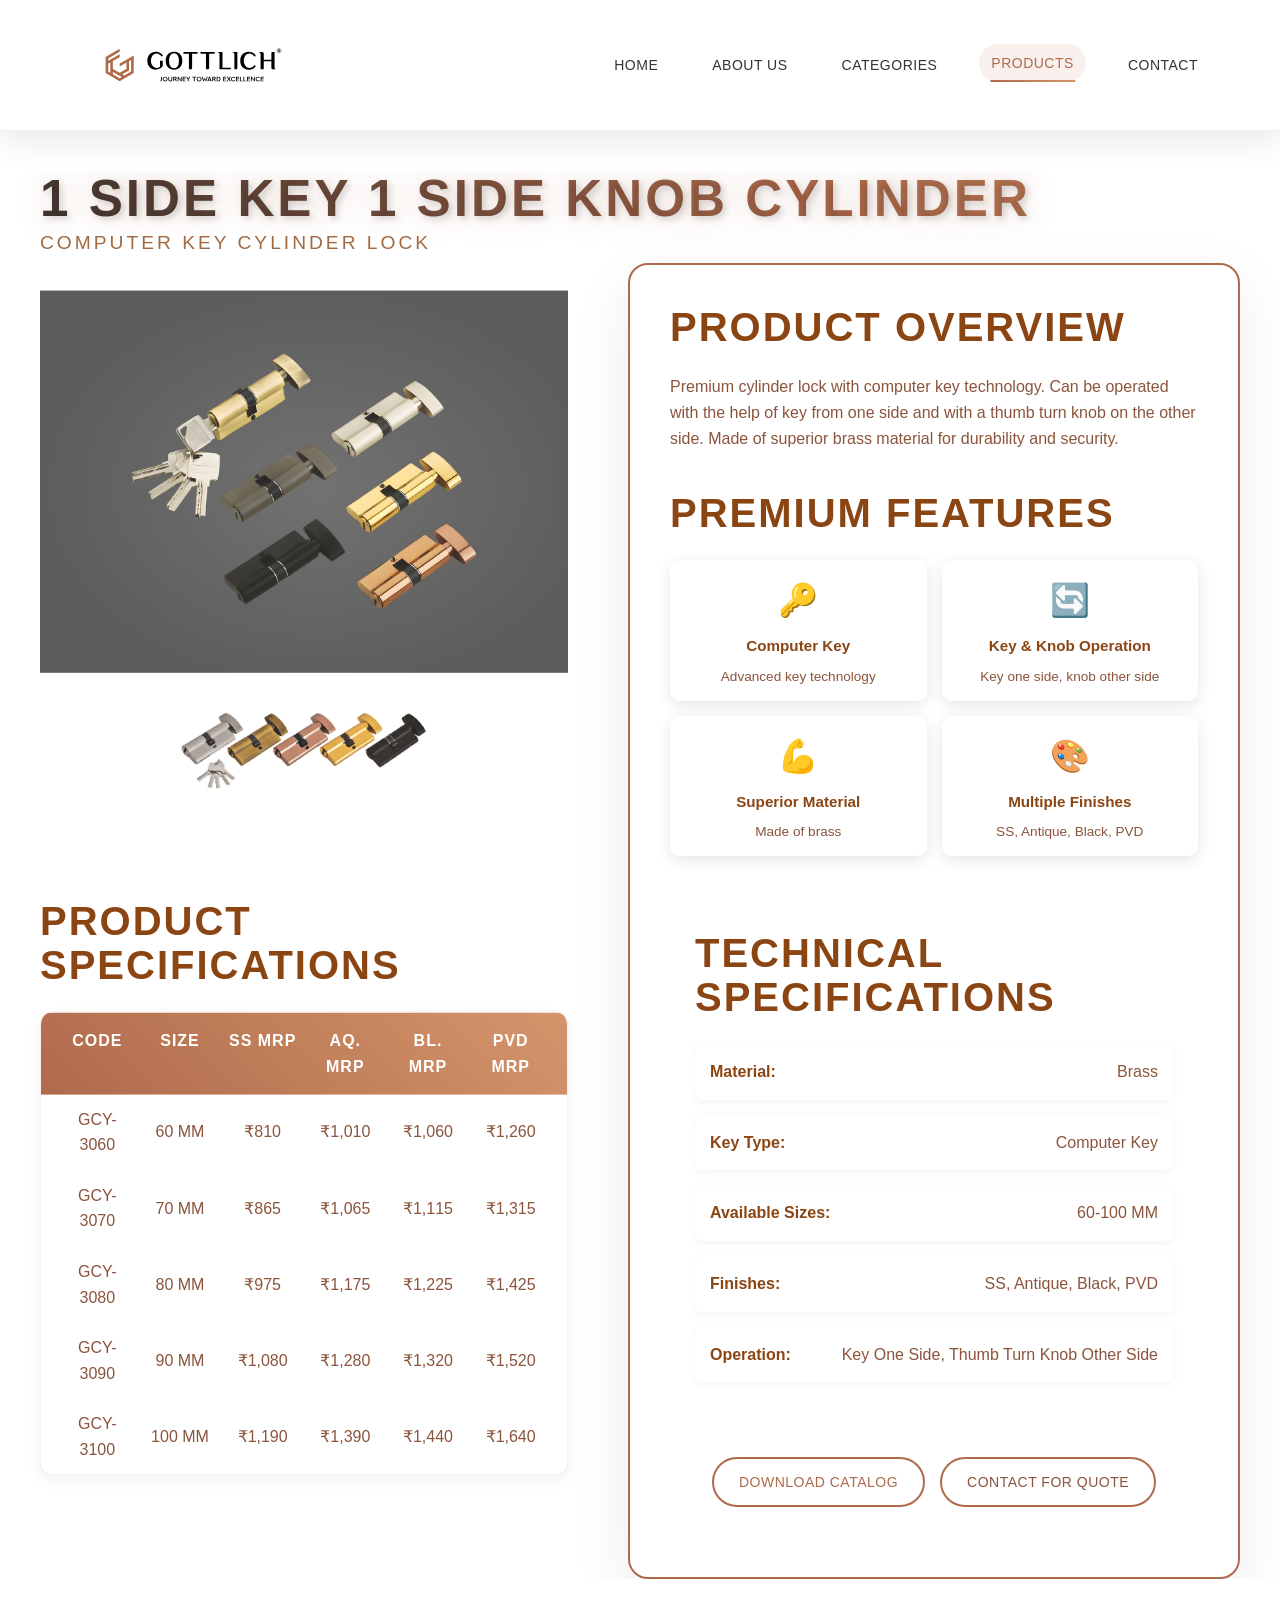
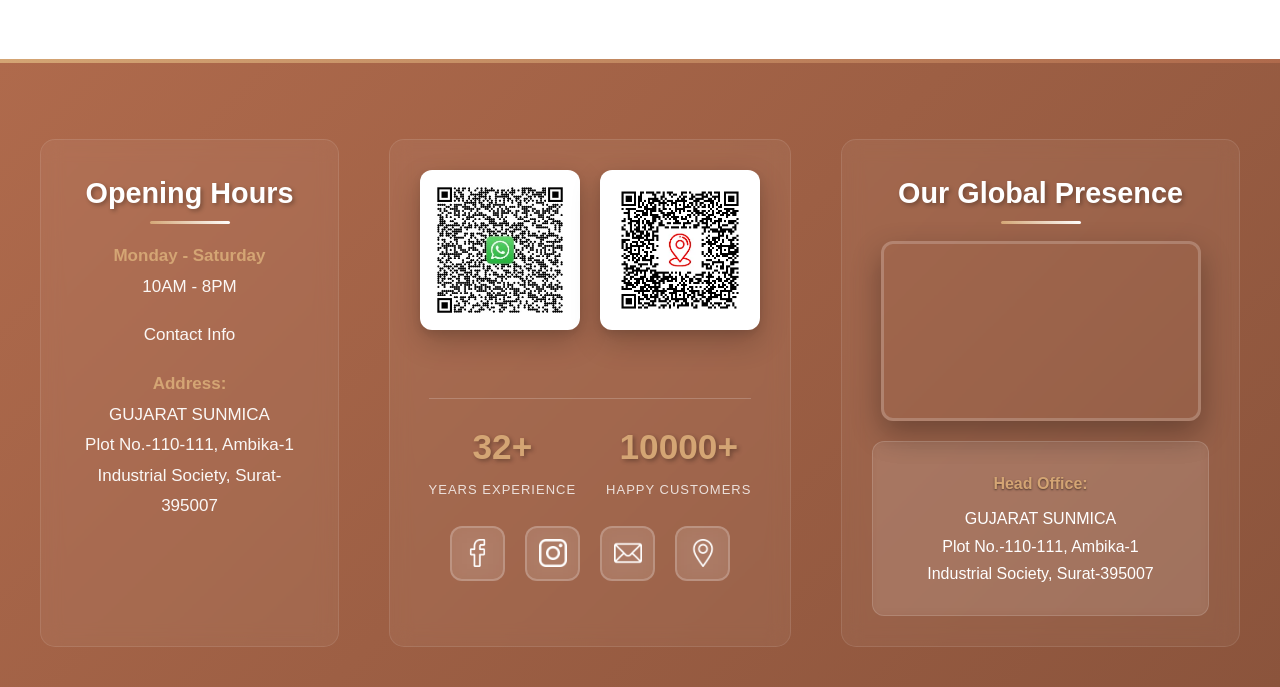
<file: cylinder-lock.html>
<!DOCTYPE html>
<html lang="en">
<head>
<meta charset="UTF-8">
<meta name="viewport" content="width=device-width, initial-scale=1.0">
<title>1 SIDE KEY 1 SIDE KNOB CYLINDER - Gottlich</title>
<!-- Preload critical resources -->
    <link rel="preload" href="style-detail-clean.css?v=1765555400" as="style">
    <link rel="preload" href="Gottlich Logo.svg" as="image">
    
    <!-- DNS Prefetch -->
    <link rel="dns-prefetch" href="https://www.google.com">
    <link rel="dns-prefetch" href="https://www.facebook.com">
    <link rel="dns-prefetch" href="https://www.instagram.com">
    
    <link rel="stylesheet" href="style-detail-clean.css?v=1765555400">
<link rel="icon" type="image/svg+xml" href="Gottlich Logo.svg">
</head>
<body>
<header class="header">
<div class="logo-nav">
<a href="index.html"><img src="Gottlich Logo.svg" alt="Gottlich Logo" class="logo" width="150" height="50"></a>
<nav class="nav">
<a href="index.html">HOME</a>
<a href="index.html#about">ABOUT US</a>
<a href="index.html#products">CATEGORIES</a>
<a href="products.html" class="active">PRODUCTS</a>
<a href="index.html#contact">CONTACT</a>
</nav>
<div class="hamburger" id="hamburger"><span></span><span></span><span></span></div>
</div>
</header>
<div class="nav-overlay" id="navOverlay"></div>
<nav class="mobile-nav" id="mobileNav">
<button class="mobile-nav-close" id="mobileNavClose">&times;</button>
<a href="index.html">HOME</a>
<a href="index.html#about">ABOUT US</a>
<a href="index.html#products">CATEGORIES</a>
<a href="products.html" class="active">PRODUCTS</a>
<a href="index.html#contact">CONTACT</a>
</nav>
<main class="product-page">
<section class="product-detail-section">
<div class="product-container">
                    <div class="product-header">
<h1 class="product-title gradient-text neon-glow">1 SIDE KEY 1 SIDE KNOB CYLINDER</h1>
<p class="product-subtitle gradient-text">COMPUTER KEY CYLINDER LOCK</p>
<div class="product-rating"><div class="stars">★★★★★</div><span class="rating-text">Premium Quality</span></div>
</div>

<div class="product-images">

                    

                    <div class="thumbnail-list">
<div class="thumbnail active" data-image="Product-photos(webp)/only photos-45.webp">
<img src="Product-photos(webp)/only photos-45.webp" alt="Product" width="150" height="150">
</div>
</div>
<div class="main-image-container">
<img id="mainProductImage" src="Product-photos(webp)/only photos-45.webp" alt="Product" width="600" height="400">
</div>
<div class="specifications">
<h3 class="gradient-text neon-glow">Product Specifications</h3>
<div class="spec-table" style="overflow-x: auto;">
<div class="spec-header" style="display: grid; grid-template-columns: repeat(6, 1fr); gap: 10px;">
<span>CODE</span><span>SIZE</span><span>SS MRP</span><span>AQ. MRP</span><span>BL. MRP</span><span>PVD MRP</span>
</div>
<div class="spec-row" style="display: grid; grid-template-columns: repeat(6, 1fr); gap: 10px;">
<span>GCY-3060</span><span>60 MM</span><span>₹810</span><span>₹1,010</span><span>₹1,060</span><span>₹1,260</span>
</div>
<div class="spec-row" style="display: grid; grid-template-columns: repeat(6, 1fr); gap: 10px;">
<span>GCY-3070</span><span>70 MM</span><span>₹865</span><span>₹1,065</span><span>₹1,115</span><span>₹1,315</span>
</div>
<div class="spec-row" style="display: grid; grid-template-columns: repeat(6, 1fr); gap: 10px;">
<span>GCY-3080</span><span>80 MM</span><span>₹975</span><span>₹1,175</span><span>₹1,225</span><span>₹1,425</span>
</div>
<div class="spec-row" style="display: grid; grid-template-columns: repeat(6, 1fr); gap: 10px;">
<span>GCY-3090</span><span>90 MM</span><span>₹1,080</span><span>₹1,280</span><span>₹1,320</span><span>₹1,520</span>
</div>
<div class="spec-row" style="display: grid; grid-template-columns: repeat(6, 1fr); gap: 10px;">
<span>GCY-3100</span><span>100 MM</span><span>₹1,190</span><span>₹1,390</span><span>₹1,440</span><span>₹1,640</span>
</div>
</div>
</div>
</div>
<div class="product-info">


                    <div class="product-description">
<h2 class="gradient-text neon-glow">Product Overview</h2>
<p>Premium cylinder lock with computer key technology. Can be operated with the help of key from one side and with a thumb turn knob on the other side. Made of superior brass material for durability and security.</p>
</div>
<div class="features-section">
<h2 class="gradient-text neon-glow">Premium Features</h2>
<div class="features-grid">
<div class="feature-item"><div class="feature-icon">🔑</div><h4 class="gradient-text">Computer Key</h4><p>Advanced key technology</p></div>
<div class="feature-item"><div class="feature-icon">🔄</div><h4 class="gradient-text">Key & Knob Operation</h4><p>Key one side, knob other side</p></div>
<div class="feature-item"><div class="feature-icon">💪</div><h4 class="gradient-text">Superior Material</h4><p>Made of brass</p></div>
<div class="feature-item"><div class="feature-icon">🎨</div><h4 class="gradient-text">Multiple Finishes</h4><p>SS, Antique, Black, PVD</p></div>
</div>

<div class="tech-specs">
<h2 class="gradient-text neon-glow">Technical Specifications</h2>
<div class="specs-grid">
<div class="spec-item"><span class="spec-label gradient-text">Material:</span><span class="spec-value">Brass</span></div>
<div class="spec-item"><span class="spec-label gradient-text">Key Type:</span><span class="spec-value">Computer Key</span></div>
<div class="spec-item"><span class="spec-label gradient-text">Available Sizes:</span><span class="spec-value">60-100 MM</span></div>
<div class="spec-item"><span class="spec-label gradient-text">Finishes:</span><span class="spec-value">SS, Antique, Black, PVD</span></div>
<div class="spec-item"><span class="spec-label gradient-text">Operation:</span><span class="spec-value">Key One Side, Thumb Turn Knob Other Side</span></div>
</div>
</div>
<div class="product-actions">
<button class="action-btn primary">INSTALLATION GUIDE</button>
<a href="Gottlich_compressed.pdf" download="Gottlich-Catalog.pdf"><button class="action-btn secondary">DOWNLOAD CATALOG</button></a>
<button class="action-btn tertiary">CONTACT FOR QUOTE</button>
</div>
</div>
</div>
</section>
</main>
                    <footer class="footer">
        <div class="footer-content">
            <div class="opening-hours">
                <h3>Opening Hours</h3>
                <p><strong>Monday - Saturday</strong><br>10AM - 8PM</p>
                <p>Contact Info</p>
                <p><strong>Address:</strong><br> GUJARAT SUNMICA<br> Plot No.-110-111, Ambika-1<br>
                    Industrial Society, Surat-395007
                </p>
            </div>
            <div class="qr-social">
                <div class="qr-codes">
                    <div class="qr-item">
                        <img src="Whatsapp QR.jpeg" alt="WhatsApp QR Code - Contact Us" class="qr-img"
                            onerror="this.src='https://via.placeholder.com/120x120/ffffff/000000?text=WhatsApp+QR'">
                    </div>
                    <div class="qr-item">
                        <img src="gottlich location-qr-code.webp" alt="Location QR Code - Find Us" class="qr-img">
                    </div>
                </div>
                
                <!-- Professional Stats -->
                <div class="footer-stats">
                    <div class="stat-item">
                        <span class="stat-number">32+</span>
                        <span class="stat-label">Years Experience</span>
                    </div>
                    <div class="stat-item">
                        <span class="stat-number">10000+</span>
                        <span class="stat-label">Happy Customers</span>
                    </div>
                </div>
                
                <div class="social-row">
                    <a href="https://www.facebook.com/GOTTLICHHARDWARE"><img src="facebook.png" alt="Facebook"></a>
                    <a href="https://www.instagram.com/gottlich_hardware_" target="_blank" rel="noopener"><img
                            src="instagram.png" alt="Instagram"></a>
                    <a href="mailto:gujaratsunmicasurat@gmail.com"><img src="mail.png" alt="Mail"></a>
                    <a href="https://www.google.com/maps/dir//110-111,+Udhana+-+Magdalla+Rd,+Ambika+Industrial+Society+1,+Gandhi+Kutir,+Surat,+Gujarat+395017/@21.1642426,72.7368015,12z/data=!4m8!4m7!1m0!1m5!1s0x3be04f55d26791e3:0x310a74d719723411!2m2!1d72.8192032!2d21.1642626?entry=ttu&g_ep=EgoyMDI1MDczMC.0IKXMDSoASAFQAw%3D%3D"
                        target="_blank" rel="noopener"><img src="location.png" alt="Location"></a>
                </div>
            </div>

            <!-- Themed Address Map Section -->
            <div class="address-map-section">
                <h3>Our Global Presence</h3>
                <div class="map-3d-container">
                    <video class="address-video" autoplay muted loop playsinline preload="metadata">
                        <source src="address_video (online-video-cutter.com).mp4" type="video/mp4">
                        Your browser does not support the video tag.
                    </video>
                </div>

                <!-- Address Info -->
                <div class="address-info">
                    <p><strong>Head Office:</strong></p>
                    <p>GUJARAT SUNMICA<br> Plot No.-110-111, Ambika-1<br> Industrial Society, Surat-395007</p>
                </div>
            </div>
        </div>
    </footer>
<script src="products-detail-clean.js" defer></script>
    <script src="product-whatsapp.js" defer></script>
</body>
</html>
</file>
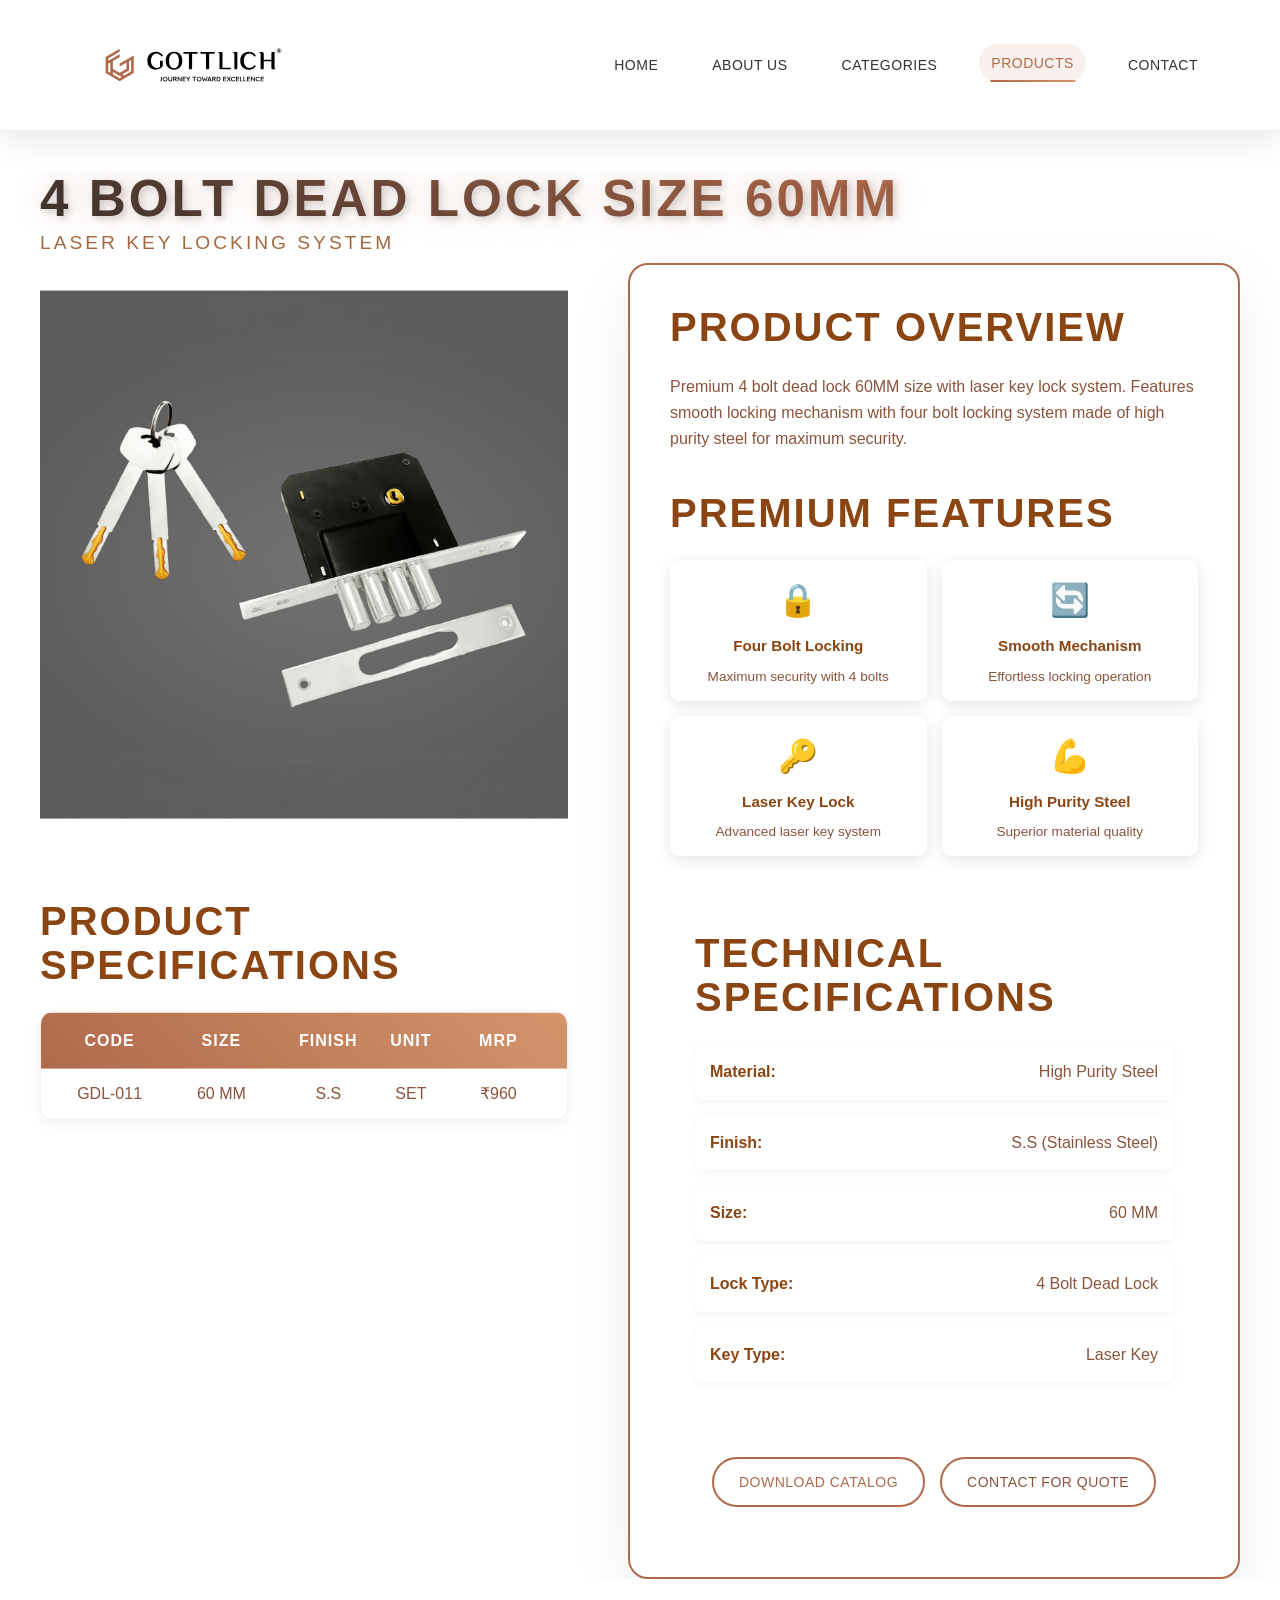
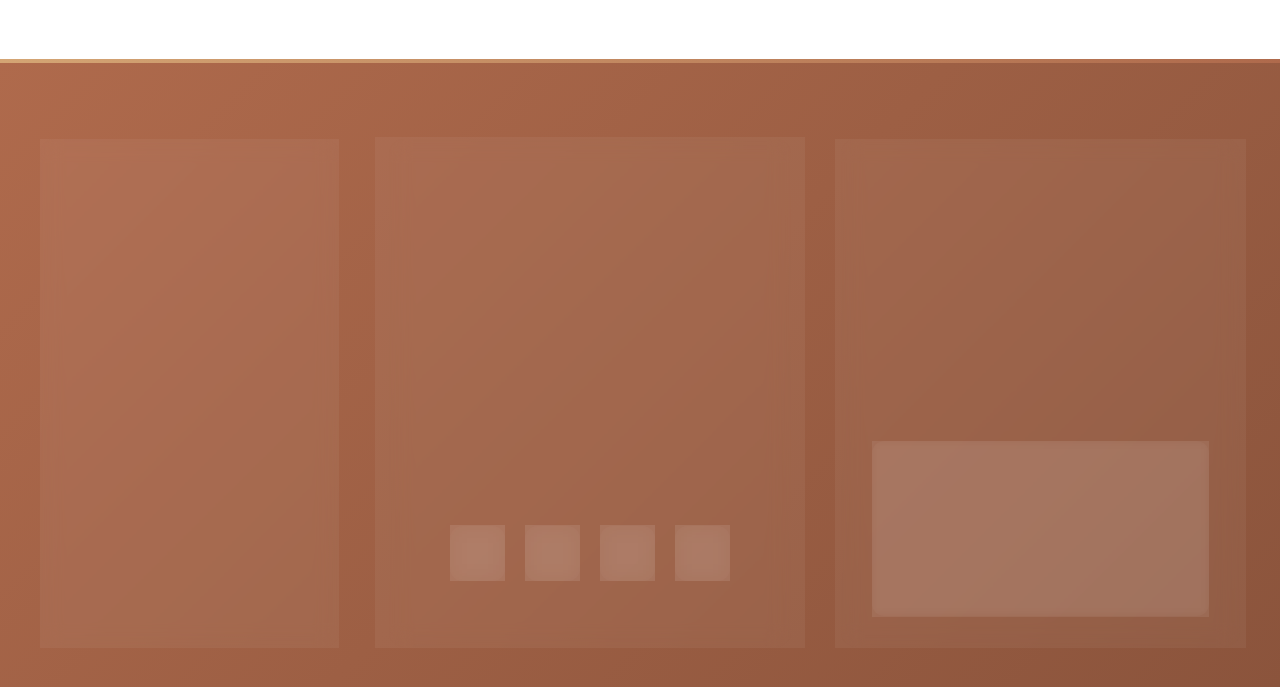
<file: dead-lock-60mm.html>
<!DOCTYPE html>
<html lang="en">
<head>
<meta charset="UTF-8">
<meta name="viewport" content="width=device-width, initial-scale=1.0">
<title>4 BOLT DEAD LOCK SIZE 60MM - Gottlich Premium Kitchen Hardware</title>
<meta name="description" content="Gottlich - Premium 4 bolt dead lock 60MM with laser key lock for maximum security.">
<!-- Preload critical resources -->
    <link rel="preload" href="style-detail-clean.css?v=1765555400" as="style">
    <link rel="preload" href="Gottlich Logo.svg" as="image">
    
    <!-- DNS Prefetch -->
    <link rel="dns-prefetch" href="https://www.google.com">
    <link rel="dns-prefetch" href="https://www.facebook.com">
    <link rel="dns-prefetch" href="https://www.instagram.com">
    
    <link rel="stylesheet" href="style-detail-clean.css?v=1765555400">
<link rel="icon" type="image/svg+xml" href="Gottlich Logo.svg">
</head>
<body>
<header class="header">
<div class="logo-nav">
<a href="index.html"><img src="Gottlich Logo.svg" alt="Gottlich Logo" class="logo" width="150" height="50"></a>
<nav class="nav">
<a href="index.html">HOME</a>
<a href="index.html#about">ABOUT US</a>
<a href="index.html#products">CATEGORIES</a>
<a href="products.html" class="active">PRODUCTS</a>
<a href="index.html#contact">CONTACT</a>
</nav>
<div class="hamburger" id="hamburger"><span></span><span></span><span></span></div>
</div>
</header>
<div class="nav-overlay" id="navOverlay"></div>
<nav class="mobile-nav" id="mobileNav">
<button class="mobile-nav-close" id="mobileNavClose">&times;</button>
<a href="index.html">HOME</a>
<a href="index.html#about">ABOUT US</a>
<a href="index.html#products">CATEGORIES</a>
<a href="products.html" class="active">PRODUCTS</a>
<a href="index.html#contact">CONTACT</a>
</nav>
<main class="product-page">
<section class="product-detail-section">
<div class="product-container">
                    <div class="product-header">
<h1 class="product-title gradient-text neon-glow">4 BOLT DEAD LOCK SIZE 60MM</h1>
<p class="product-subtitle gradient-text">LASER KEY LOCKING SYSTEM</p>
<div class="product-rating"><div class="stars">★★★★★</div><span class="rating-text">Premium Quality</span></div>
</div>

<div class="product-images">

                    

                    <div class="thumbnail-list">
<div class="thumbnail active" data-image="Product-photos(webp)/only photos-48.webp">
<img src="Product-photos(webp)/only photos-48.webp" alt="4 Bolt Dead Lock 60MM" width="150" height="150">
</div>
</div>
<div class="main-image-container">
<img id="mainProductImage" src="Product-photos(webp)/only photos-48.webp" alt="4 Bolt Dead Lock 60MM" width="600" height="400">
</div>
<div class="specifications">
<h3 class="gradient-text neon-glow">Product Specifications</h3>
<div class="spec-table">
<div class="spec-header five-col"><span>CODE</span><span>SIZE</span><span>FINISH</span><span>UNIT</span><span>MRP</span></div>
<div class="spec-row five-col"><span>GDL-011</span><span>60 MM</span><span>S.S</span><span>SET</span><span>₹960</span></div>
</div>
</div>
</div>
<div class="product-info">


                    <div class="product-description">
<h2 class="gradient-text neon-glow">Product Overview</h2>
<p>Premium 4 bolt dead lock 60MM size with laser key lock system. Features smooth locking mechanism with four bolt locking system made of high purity steel for maximum security.</p>
</div>
<div class="features-section">
<h2 class="gradient-text neon-glow">Premium Features</h2>
<div class="features-grid">
<div class="feature-item"><div class="feature-icon">🔒</div><h4 class="gradient-text">Four Bolt Locking</h4><p>Maximum security with 4 bolts</p></div>
<div class="feature-item"><div class="feature-icon">🔄</div><h4 class="gradient-text">Smooth Mechanism</h4><p>Effortless locking operation</p></div>
<div class="feature-item"><div class="feature-icon">🔑</div><h4 class="gradient-text">Laser Key Lock</h4><p>Advanced laser key system</p></div>
<div class="feature-item"><div class="feature-icon">💪</div><h4 class="gradient-text">High Purity Steel</h4><p>Superior material quality</p></div>
</div>

<div class="tech-specs">
<h2 class="gradient-text neon-glow">Technical Specifications</h2>
<div class="specs-grid">
<div class="spec-item"><span class="spec-label gradient-text">Material:</span><span class="spec-value">High Purity Steel</span></div>
<div class="spec-item"><span class="spec-label gradient-text">Finish:</span><span class="spec-value">S.S (Stainless Steel)</span></div>
<div class="spec-item"><span class="spec-label gradient-text">Size:</span><span class="spec-value">60 MM</span></div>
<div class="spec-item"><span class="spec-label gradient-text">Lock Type:</span><span class="spec-value">4 Bolt Dead Lock</span></div>
<div class="spec-item"><span class="spec-label gradient-text">Key Type:</span><span class="spec-value">Laser Key</span></div>
</div>
</div>
<div class="product-actions">
<button class="action-btn primary">INSTALLATION GUIDE</button>
<a href="Gottlich_compressed.pdf" download="Gottlich-Catalog.pdf"><button class="action-btn secondary">DOWNLOAD CATALOG</button></a>
<button class="action-btn tertiary">CONTACT FOR QUOTE</button>
</div>
</div>
</div>
</section>
</main>
                    <footer class="footer">
        <div class="footer-content">
            <div class="opening-hours">
                <h3>Opening Hours</h3>
                <p><strong>Monday - Saturday</strong><br>10AM - 8PM</p>
                <p>Contact Info</p>
                <p><strong>Address:</strong><br> GUJARAT SUNMICA<br> Plot No.-110-111, Ambika-1<br>
                    Industrial Society, Surat-395007
                </p>
            </div>
            <div class="qr-social">
                <div class="qr-codes">
                    <div class="qr-item">
                        <img src="Whatsapp QR.jpeg" alt="WhatsApp QR Code - Contact Us" class="qr-img"
                            onerror="this.src='https://via.placeholder.com/120x120/ffffff/000000?text=WhatsApp+QR'">
                    </div>
                    <div class="qr-item">
                        <img src="gottlich location-qr-code.webp" alt="Location QR Code - Find Us" class="qr-img">
                    </div>
                </div>
                
                <!-- Professional Stats -->
                <div class="footer-stats">
                    <div class="stat-item">
                        <span class="stat-number">32+</span>
                        <span class="stat-label">Years Experience</span>
                    </div>
                    <div class="stat-item">
                        <span class="stat-number">10000+</span>
                        <span class="stat-label">Happy Customers</span>
                    </div>
                </div>
                
                <div class="social-row">
                    <a href="https://www.facebook.com/GOTTLICHHARDWARE"><img src="facebook.png" alt="Facebook"></a>
                    <a href="https://www.instagram.com/gottlich_hardware_" target="_blank" rel="noopener"><img
                            src="instagram.png" alt="Instagram"></a>
                    <a href="mailto:gujaratsunmicasurat@gmail.com"><img src="mail.png" alt="Mail"></a>
                    <a href="https://www.google.com/maps/dir//110-111,+Udhana+-+Magdalla+Rd,+Ambika+Industrial+Society+1,+Gandhi+Kutir,+Surat,+Gujarat+395017/@21.1642426,72.7368015,12z/data=!4m8!4m7!1m0!1m5!1s0x3be04f55d26791e3:0x310a74d719723411!2m2!1d72.8192032!2d21.1642626?entry=ttu&g_ep=EgoyMDI1MDczMC.0IKXMDSoASAFQAw%3D%3D"
                        target="_blank" rel="noopener"><img src="location.png" alt="Location"></a>
                </div>
            </div>

            <!-- Themed Address Map Section -->
            <div class="address-map-section">
                <h3>Our Global Presence</h3>
                <div class="map-3d-container">
                    <video class="address-video" autoplay muted loop playsinline preload="metadata">
                        <source src="address_video (online-video-cutter.com).mp4" type="video/mp4">
                        Your browser does not support the video tag.
                    </video>
                </div>

                <!-- Address Info -->
                <div class="address-info">
                    <p><strong>Head Office:</strong></p>
                    <p>GUJARAT SUNMICA<br> Plot No.-110-111, Ambika-1<br> Industrial Society, Surat-395007</p>
                </div>
            </div>
        </div>
    </footer>
<script src="products-detail-clean.js" defer></script>
    <script src="product-whatsapp.js" defer></script>
</body>
</html>
</file>
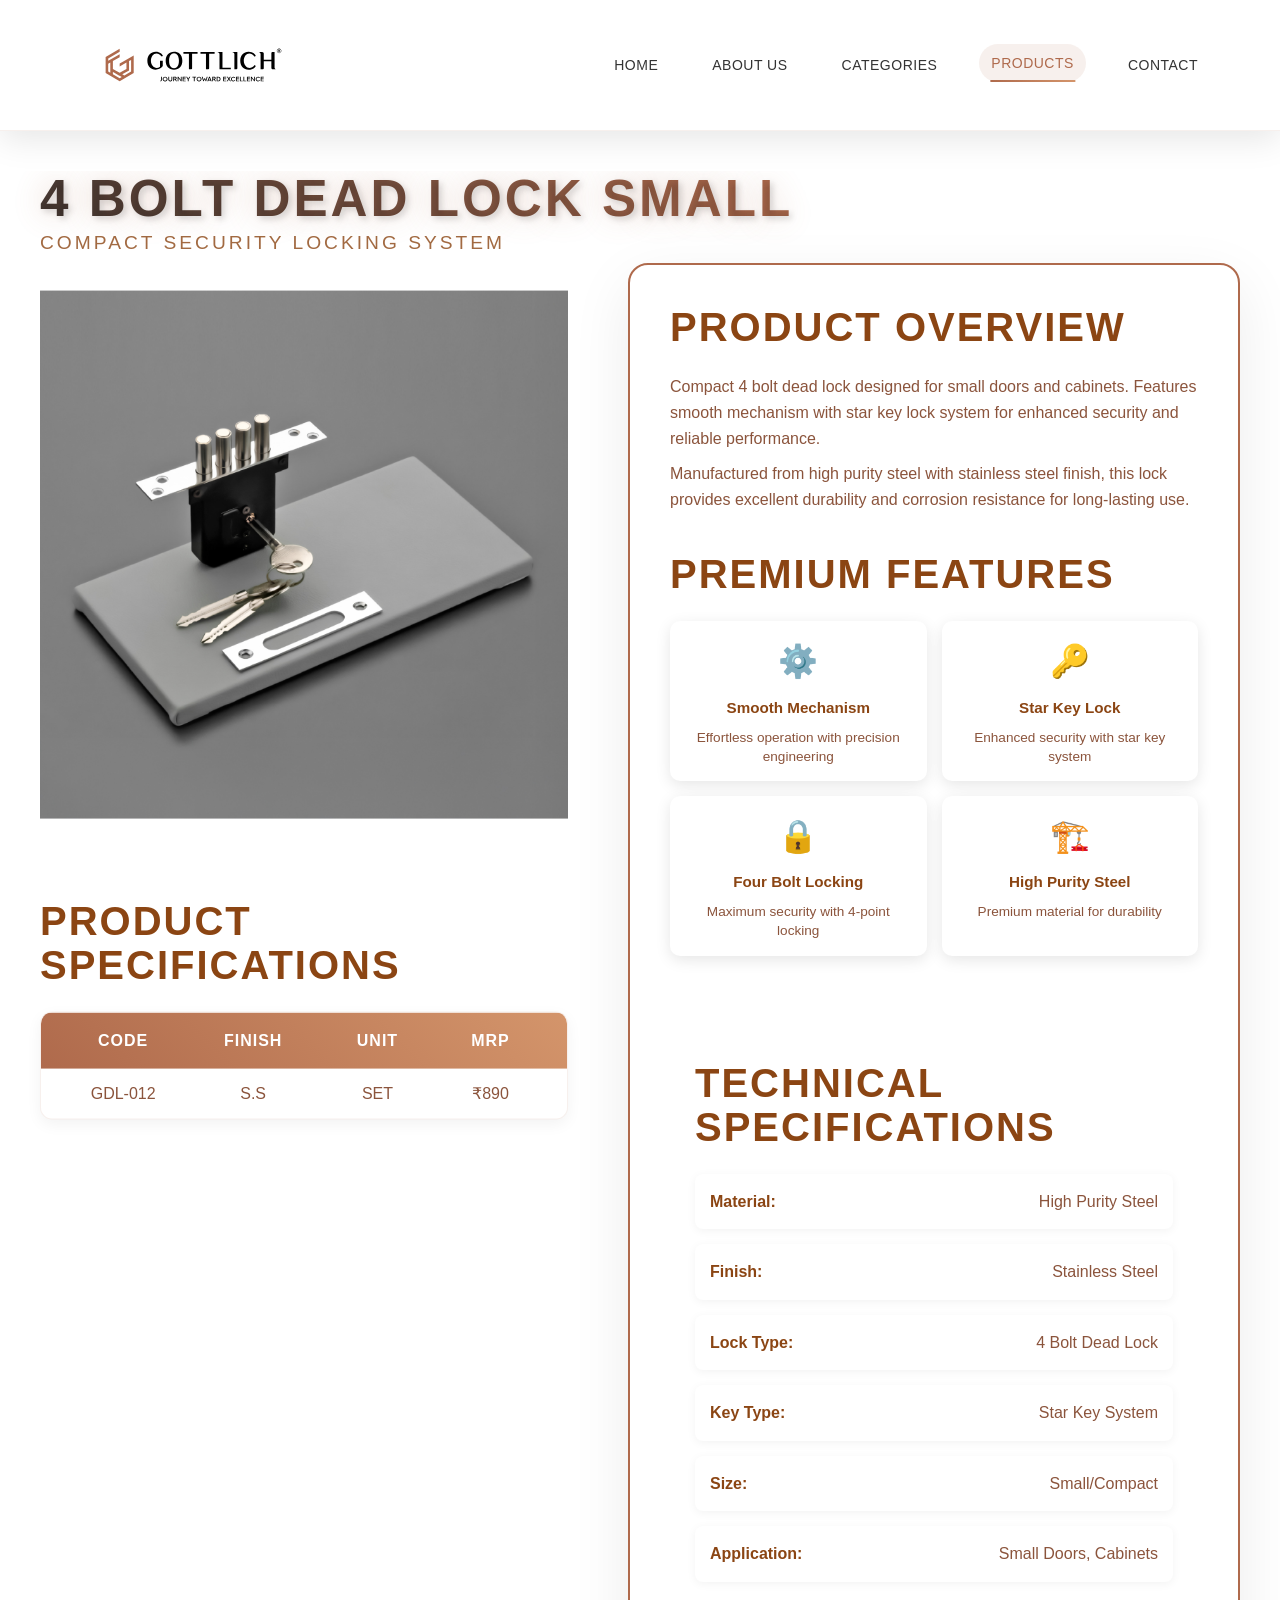
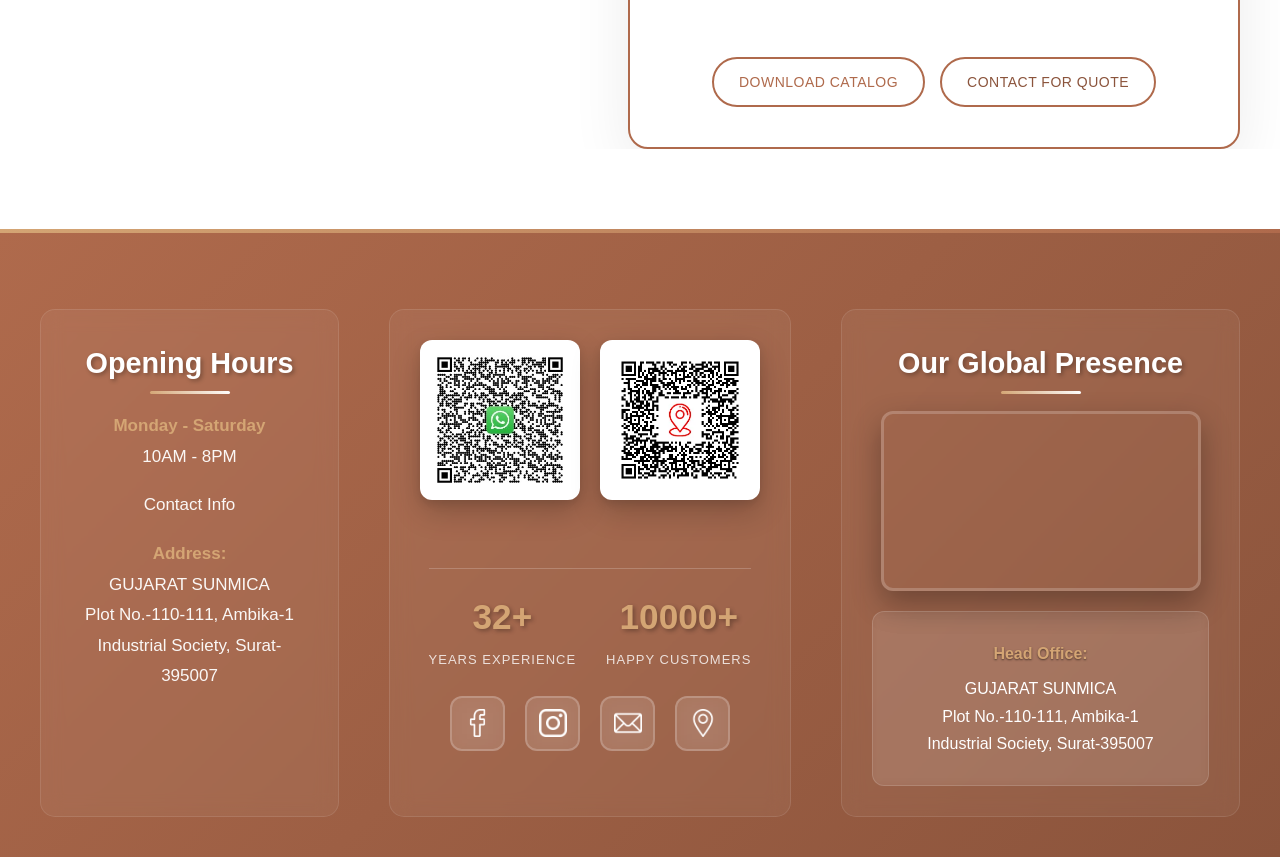
<file: dead-lock-small.html>
<!DOCTYPE html>
<html lang="en">
<head>
    <meta charset="UTF-8">
    <meta name="viewport" content="width=device-width, initial-scale=1.0">
    <title>4 BOLT DEAD LOCK SMALL - Gottlich Premium Kitchen Hardware</title>
    <meta name="description" content="Gottlich - Premium 4 bolt dead lock small with smooth locking mechanism for maximum security.">
    <!-- Preload critical resources -->
    <link rel="preload" href="style-detail-clean.css?v=1765555400" as="style">
    <link rel="preload" href="Gottlich Logo.svg" as="image">
    
    <!-- DNS Prefetch -->
    <link rel="dns-prefetch" href="https://www.google.com">
    <link rel="dns-prefetch" href="https://www.facebook.com">
    <link rel="dns-prefetch" href="https://www.instagram.com">
    
    <link rel="stylesheet" href="style-detail-clean.css?v=1765555400">
    <link rel="icon" type="image/svg+xml" href="Gottlich Logo.svg">
</head>
<body>
    <header class="header">
        <div class="logo-nav">
            <a href="index.html"><img src="Gottlich Logo.svg" alt="Gottlich Logo" class="logo" width="150" height="50"></a>
            <nav class="nav">
                <a href="index.html">HOME</a>
                <a href="index.html#about">ABOUT US</a>
                <a href="index.html#products">CATEGORIES</a>
                <a href="products.html" class="active">PRODUCTS</a>
                <a href="index.html#contact">CONTACT</a>
            </nav>
            <div class="hamburger" id="hamburger">
                <span></span>
                <span></span>
                <span></span>
            </div>
        </div>
    </header>

    <div class="nav-overlay" id="navOverlay"></div>

    <nav class="mobile-nav" id="mobileNav">
        <button class="mobile-nav-close" id="mobileNavClose">&times;</button>
        <a href="index.html">HOME</a>
        <a href="index.html#about">ABOUT US</a>
        <a href="index.html#products">CATEGORIES</a>
        <a href="products.html" class="active">PRODUCTS</a>
        <a href="index.html#contact">CONTACT</a>
    </nav>

    <main class="product-page">
        <section class="product-detail-section">
            <div class="product-container">
                <div class="product-header">
                    <h1 class="product-title gradient-text neon-glow">4 BOLT DEAD LOCK SMALL</h1>
                    <p class="product-subtitle gradient-text">COMPACT SECURITY LOCKING SYSTEM</p>
                    <div class="product-rating">
                        <div class="stars">★★★★★</div>
                        <span class="rating-text">Premium Quality</span>
                    </div>
                </div>

                <div class="product-images">
                    <div class="thumbnail-list">
                        <div class="thumbnail active" data-image="Product-photos(webp)/only photos-50.webp">
                            <img src="Product-photos(webp)/only photos-50.webp" alt="4 Bolt Dead Lock Small" width="150" height="150">
                        </div>
                    </div>
                    <div class="main-image-container">
                        <img id="mainProductImage" src="Product-photos(webp)/only photos-50.webp" alt="4 Bolt Dead Lock Small" width="600" height="400">
                    </div>
                    
                    <div class="specifications">
                        <h3 class="gradient-text neon-glow">Product Specifications</h3>
                        <div class="spec-table">
                            <div class="spec-header">
                                <span>CODE</span>
                                <span>FINISH</span>
                                <span>UNIT</span>
                                <span>MRP</span>
                            </div>
                            <div class="spec-row">
                                <span>GDL-012</span>
                                <span>S.S</span>
                                <span>SET</span>
                                <span>₹890</span>
                            </div>
                        </div>
                    </div>
                </div>

                <div class="product-info">
                    <div class="product-description">
                        <h2 class="gradient-text neon-glow">Product Overview</h2>
                        <p>Compact 4 bolt dead lock designed for small doors and cabinets. Features smooth mechanism with star key lock system for enhanced security and reliable performance.</p>
                        <p>Manufactured from high purity steel with stainless steel finish, this lock provides excellent durability and corrosion resistance for long-lasting use.</p>
                    </div>

                    <div class="features-section">
                        <h2 class="gradient-text neon-glow">Premium Features</h2>
                        <div class="features-grid">
                            <div class="feature-item">
                                <div class="feature-icon">⚙️</div>
                                <h4 class="gradient-text">Smooth Mechanism</h4>
                                <p>Effortless operation with precision engineering</p>
                            </div>
                            <div class="feature-item">
                                <div class="feature-icon">🔑</div>
                                <h4 class="gradient-text">Star Key Lock</h4>
                                <p>Enhanced security with star key system</p>
                            </div>
                            <div class="feature-item">
                                <div class="feature-icon">🔒</div>
                                <h4 class="gradient-text">Four Bolt Locking</h4>
                                <p>Maximum security with 4-point locking</p>
                            </div>
                            <div class="feature-item">
                                <div class="feature-icon">🏗️</div>
                                <h4 class="gradient-text">High Purity Steel</h4>
                                <p>Premium material for durability</p>
                            </div>
                        </div>
                    </div>

                    <div class="tech-specs">
                        <h2 class="gradient-text neon-glow">Technical Specifications</h2>
                        <div class="specs-grid">
                            <div class="spec-item">
                                <span class="spec-label gradient-text">Material:</span>
                                <span class="spec-value">High Purity Steel</span>
                            </div>
                            <div class="spec-item">
                                <span class="spec-label gradient-text">Finish:</span>
                                <span class="spec-value">Stainless Steel</span>
                            </div>
                            <div class="spec-item">
                                <span class="spec-label gradient-text">Lock Type:</span>
                                <span class="spec-value">4 Bolt Dead Lock</span>
                            </div>
                            <div class="spec-item">
                                <span class="spec-label gradient-text">Key Type:</span>
                                <span class="spec-value">Star Key System</span>
                            </div>
                            <div class="spec-item">
                                <span class="spec-label gradient-text">Size:</span>
                                <span class="spec-value">Small/Compact</span>
                            </div>
                            <div class="spec-item">
                                <span class="spec-label gradient-text">Application:</span>
                                <span class="spec-value">Small Doors, Cabinets</span>
                            </div>
                        </div>
                    </div>

                    <div class="product-actions">
                        <a href="Gottlich_compressed.pdf" download="Gottlich-Catalog.pdf"><button class="action-btn secondary">DOWNLOAD CATALOG</button></a>
                        <button class="action-btn tertiary">CONTACT FOR QUOTE</button>
                    </div>
                </div>
            </div>
        </section>
    </main>

    <footer class="footer">
        <div class="footer-content">
            <div class="opening-hours">
                <h3>Opening Hours</h3>
                <p><strong>Monday - Saturday</strong><br>10AM - 8PM</p>
                <p>Contact Info</p>
                <p><strong>Address:</strong><br> GUJARAT SUNMICA<br> Plot No.-110-111, Ambika-1<br>
                    Industrial Society, Surat-395007
                </p>
            </div>
            <div class="qr-social">
                <div class="qr-codes">
                    <div class="qr-item">
                        <img src="Whatsapp QR.jpeg" alt="WhatsApp QR Code - Contact Us" class="qr-img"
                            onerror="this.src='https://via.placeholder.com/120x120/ffffff/000000?text=WhatsApp+QR'">
                    </div>
                    <div class="qr-item">
                        <img src="gottlich location-qr-code.webp" alt="Location QR Code - Find Us" class="qr-img">
                    </div>
                </div>
                
                <div class="footer-stats">
                    <div class="stat-item">
                        <span class="stat-number">32+</span>
                        <span class="stat-label">Years Experience</span>
                    </div>
                    <div class="stat-item">
                        <span class="stat-number">10000+</span>
                        <span class="stat-label">Happy Customers</span>
                    </div>
                </div>
                
                <div class="social-row">
                    <a href="https://www.facebook.com/GOTTLICHHARDWARE"><img src="facebook.png" alt="Facebook"></a>
                    <a href="https://www.instagram.com/gottlich_hardware_" target="_blank" rel="noopener"><img
                            src="instagram.png" alt="Instagram"></a>
                    <a href="mailto:gujaratsunmicasurat@gmail.com"><img src="mail.png" alt="Mail"></a>
                    <a href="https://www.google.com/maps/dir//110-111,+Udhana+-+Magdalla+Rd,+Ambika+Industrial+Society+1,+Gandhi+Kutir,+Surat,+Gujarat+395017/@21.1642426,72.7368015,12z/data=!4m8!4m7!1m0!1m5!1s0x3be04f55d26791e3:0x310a74d719723411!2m2!1d72.8192032!2d21.1642626?entry=ttu&g_ep=EgoyMDI1MDczMC.0IKXMDSoASAFQAw%3D%3D"
                        target="_blank" rel="noopener"><img src="location.png" alt="Location"></a>
                </div>
            </div>

            <div class="address-map-section">
                <h3>Our Global Presence</h3>
                <div class="map-3d-container">
                    <video class="address-video" autoplay muted loop playsinline preload="metadata">
                        <source src="address_video (online-video-cutter.com).mp4" type="video/mp4">
                        Your browser does not support the video tag.
                    </video>
                </div>

                <div class="address-info">
                    <p><strong>Head Office:</strong></p>
                    <p>GUJARAT SUNMICA<br> Plot No.-110-111, Ambika-1<br> Industrial Society, Surat-395007</p>
                </div>
            </div>
        </div>
    </footer>

    <script src="products-detail-clean.js"></script>
    <script src="product-whatsapp.js"></script>
</body>
</html>
</file>
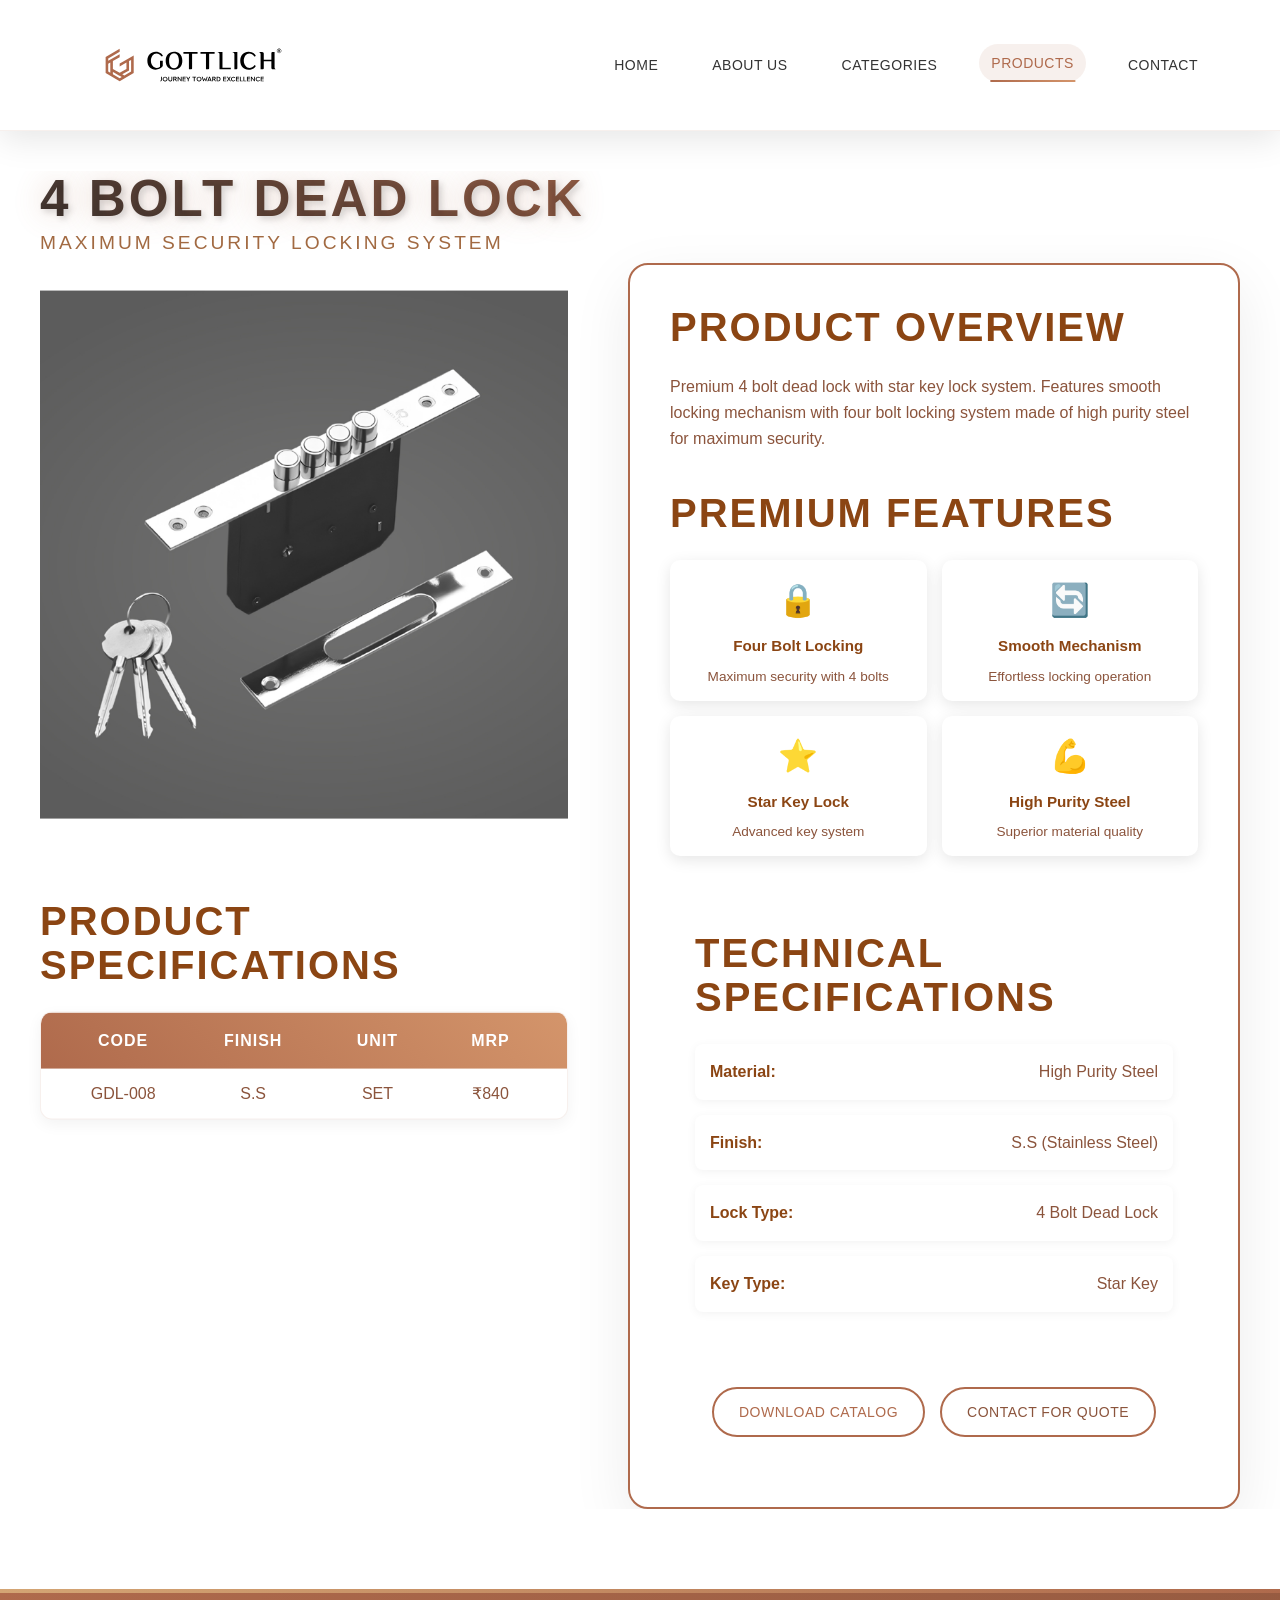
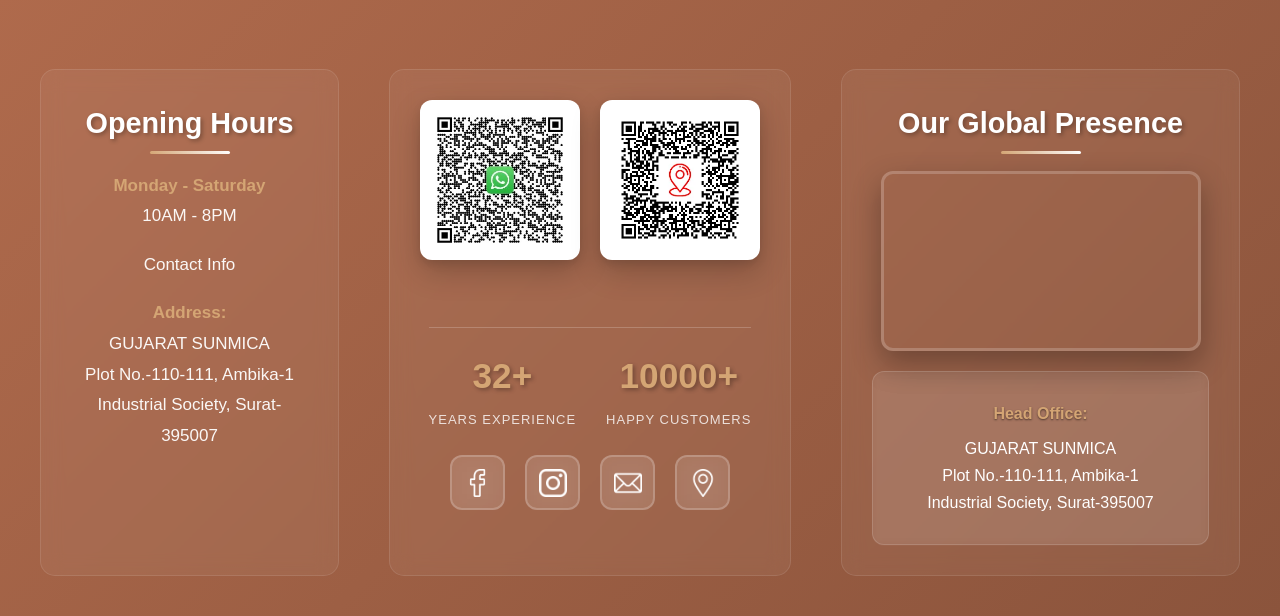
<file: dead-lock.html>
<!DOCTYPE html>
<html lang="en">
<head>
<meta charset="UTF-8">
<meta name="viewport" content="width=device-width, initial-scale=1.0">
<title>4 BOLT DEAD LOCK - Gottlich Premium Kitchen Hardware</title>
<meta name="description" content="Gottlich - Premium 4 bolt dead lock with smooth locking mechanism for maximum security.">
<!-- Preload critical resources -->
    <link rel="preload" href="style-detail-clean.css?v=1765555400" as="style">
    <link rel="preload" href="Gottlich Logo.svg" as="image">
    
    <!-- DNS Prefetch -->
    <link rel="dns-prefetch" href="https://www.google.com">
    <link rel="dns-prefetch" href="https://www.facebook.com">
    <link rel="dns-prefetch" href="https://www.instagram.com">
    
    <link rel="stylesheet" href="style-detail-clean.css?v=1765555400">
<link rel="icon" type="image/svg+xml" href="Gottlich Logo.svg">
</head>
<body>
<header class="header">
<div class="logo-nav">
<a href="index.html"><img src="Gottlich Logo.svg" alt="Gottlich Logo" class="logo" width="150" height="50"></a>
<nav class="nav">
<a href="index.html">HOME</a>
<a href="index.html#about">ABOUT US</a>
<a href="index.html#products">CATEGORIES</a>
<a href="products.html" class="active">PRODUCTS</a>
<a href="index.html#contact">CONTACT</a>
</nav>
<div class="hamburger" id="hamburger"><span></span><span></span><span></span></div>
</div>
</header>
<div class="nav-overlay" id="navOverlay"></div>
<nav class="mobile-nav" id="mobileNav">
<button class="mobile-nav-close" id="mobileNavClose">&times;</button>
<a href="index.html">HOME</a>
<a href="index.html#about">ABOUT US</a>
<a href="index.html#products">CATEGORIES</a>
<a href="products.html" class="active">PRODUCTS</a>
<a href="index.html#contact">CONTACT</a>
</nav>
<main class="product-page">
<section class="product-detail-section">
<div class="product-container">
                    <div class="product-header">
<h1 class="product-title gradient-text neon-glow">4 BOLT DEAD LOCK</h1>
<p class="product-subtitle gradient-text">MAXIMUM SECURITY LOCKING SYSTEM</p>
<div class="product-rating"><div class="stars">★★★★★</div><span class="rating-text">Premium Quality</span></div>
</div>

<div class="product-images">

                    

                    <div class="thumbnail-list">
<div class="thumbnail active" data-image="Product-photos(webp)/only photos-47.webp">
<img src="Product-photos(webp)/only photos-47.webp" alt="4 Bolt Dead Lock" width="150" height="150">
</div>
</div>
<div class="main-image-container">
<img id="mainProductImage" src="Product-photos(webp)/only photos-47.webp" alt="4 Bolt Dead Lock" width="600" height="400">
</div>
<div class="specifications">
<h3 class="gradient-text neon-glow">Product Specifications</h3>
<div class="spec-table">
<div class="spec-header"><span>CODE</span><span>FINISH</span><span>UNIT</span><span>MRP</span></div>
<div class="spec-row"><span>GDL-008</span><span>S.S</span><span>SET</span><span>₹840</span></div>
</div>
</div>
</div>
<div class="product-info">


                    <div class="product-description">
<h2 class="gradient-text neon-glow">Product Overview</h2>
<p>Premium 4 bolt dead lock with star key lock system. Features smooth locking mechanism with four bolt locking system made of high purity steel for maximum security.</p>
</div>
<div class="features-section">
<h2 class="gradient-text neon-glow">Premium Features</h2>
<div class="features-grid">
<div class="feature-item"><div class="feature-icon">🔒</div><h4 class="gradient-text">Four Bolt Locking</h4><p>Maximum security with 4 bolts</p></div>
<div class="feature-item"><div class="feature-icon">🔄</div><h4 class="gradient-text">Smooth Mechanism</h4><p>Effortless locking operation</p></div>
<div class="feature-item"><div class="feature-icon">⭐</div><h4 class="gradient-text">Star Key Lock</h4><p>Advanced key system</p></div>
<div class="feature-item"><div class="feature-icon">💪</div><h4 class="gradient-text">High Purity Steel</h4><p>Superior material quality</p></div>
</div>

<div class="tech-specs">
<h2 class="gradient-text neon-glow">Technical Specifications</h2>
<div class="specs-grid">
<div class="spec-item"><span class="spec-label gradient-text">Material:</span><span class="spec-value">High Purity Steel</span></div>
<div class="spec-item"><span class="spec-label gradient-text">Finish:</span><span class="spec-value">S.S (Stainless Steel)</span></div>
<div class="spec-item"><span class="spec-label gradient-text">Lock Type:</span><span class="spec-value">4 Bolt Dead Lock</span></div>
<div class="spec-item"><span class="spec-label gradient-text">Key Type:</span><span class="spec-value">Star Key</span></div>
</div>
</div>
<div class="product-actions">
<button class="action-btn primary">INSTALLATION GUIDE</button>
<a href="Gottlich_compressed.pdf" download="Gottlich-Catalog.pdf"><button class="action-btn secondary">DOWNLOAD CATALOG</button></a>
<button class="action-btn tertiary">CONTACT FOR QUOTE</button>
</div>
</div>
</div>
</section>
</main>
                    <footer class="footer">
        <div class="footer-content">
            <div class="opening-hours">
                <h3>Opening Hours</h3>
                <p><strong>Monday - Saturday</strong><br>10AM - 8PM</p>
                <p>Contact Info</p>
                <p><strong>Address:</strong><br> GUJARAT SUNMICA<br> Plot No.-110-111, Ambika-1<br>
                    Industrial Society, Surat-395007
                </p>
            </div>
            <div class="qr-social">
                <div class="qr-codes">
                    <div class="qr-item">
                        <img src="Whatsapp QR.jpeg" alt="WhatsApp QR Code - Contact Us" class="qr-img"
                            onerror="this.src='https://via.placeholder.com/120x120/ffffff/000000?text=WhatsApp+QR'">
                    </div>
                    <div class="qr-item">
                        <img src="gottlich location-qr-code.webp" alt="Location QR Code - Find Us" class="qr-img">
                    </div>
                </div>
                
                <!-- Professional Stats -->
                <div class="footer-stats">
                    <div class="stat-item">
                        <span class="stat-number">32+</span>
                        <span class="stat-label">Years Experience</span>
                    </div>
                    <div class="stat-item">
                        <span class="stat-number">10000+</span>
                        <span class="stat-label">Happy Customers</span>
                    </div>
                </div>
                
                <div class="social-row">
                    <a href="https://www.facebook.com/GOTTLICHHARDWARE"><img src="facebook.png" alt="Facebook"></a>
                    <a href="https://www.instagram.com/gottlich_hardware_" target="_blank" rel="noopener"><img
                            src="instagram.png" alt="Instagram"></a>
                    <a href="mailto:gujaratsunmicasurat@gmail.com"><img src="mail.png" alt="Mail"></a>
                    <a href="https://www.google.com/maps/dir//110-111,+Udhana+-+Magdalla+Rd,+Ambika+Industrial+Society+1,+Gandhi+Kutir,+Surat,+Gujarat+395017/@21.1642426,72.7368015,12z/data=!4m8!4m7!1m0!1m5!1s0x3be04f55d26791e3:0x310a74d719723411!2m2!1d72.8192032!2d21.1642626?entry=ttu&g_ep=EgoyMDI1MDczMC.0IKXMDSoASAFQAw%3D%3D"
                        target="_blank" rel="noopener"><img src="location.png" alt="Location"></a>
                </div>
            </div>

            <!-- Themed Address Map Section -->
            <div class="address-map-section">
                <h3>Our Global Presence</h3>
                <div class="map-3d-container">
                    <video class="address-video" autoplay muted loop playsinline preload="metadata">
                        <source src="address_video (online-video-cutter.com).mp4" type="video/mp4">
                        Your browser does not support the video tag.
                    </video>
                </div>

                <!-- Address Info -->
                <div class="address-info">
                    <p><strong>Head Office:</strong></p>
                    <p>GUJARAT SUNMICA<br> Plot No.-110-111, Ambika-1<br> Industrial Society, Surat-395007</p>
                </div>
            </div>
        </div>
    </footer>
<script src="products-detail-clean.js" defer></script>
    <script src="product-whatsapp.js" defer></script>
</body>
</html>
</file>
<file: style.css>
* {
    margin: 0;
    padding: 0;
    box-sizing: border-box;
    font-family: Arial, sans-serif;
}

/* Performance optimizations */
img {
    max-width: 100%;
    height: auto;
}

.hero-slider {
    contain: layout;
}

body {
    background-color: #fff;
    line-height: 1.6;
}

/* Header Styles */

header.header {
    width: 100%;
    background: rgba(255, 255, 255, 0.95);
    backdrop-filter: blur(10px);
    box-shadow: 0 8px 32px rgba(0, 0, 0, 0.1);
    position: sticky;
    top: 0;
    z-index: 1000;
    border-bottom: 1px solid rgba(175, 106, 76, 0.1);
}

.logo-nav {
    display: flex;
    align-items: center;
    justify-content: space-between;
    max-width: 1200px;
    margin: 0 auto;
    padding: 15px 30px;
}

.logo-nav > a {
    display: inline-block;
    line-height: 0;
}

.logo {
    height: 100px;
    width: auto;
    transition: transform 0.3s ease;
    cursor: pointer;
}

.logo:hover {
    transform: scale(1.05);
}

.nav {
    display: flex;
    gap: 30px;
}

.nav a {
    text-decoration: none;
    color: #333;
    font-weight: 500;
    letter-spacing: 0.5px;
    padding: 8px 12px;
    transition: all 0.3s ease;
    font-size: 14px;
    position: relative;
    border-radius: 25px;
}

.nav a::before {
    content: '';
    position: absolute;
    bottom: 0;
    left: 50%;
    width: 0;
    height: 2px;
    background: linear-gradient(45deg, #AF6A4C, #D4956B);
    transition: all 0.3s ease;
    transform: translateX(-50%);
}

.nav a.active,
.nav a:hover {
    color: #AF6A4C;
    background: rgba(175, 106, 76, 0.1);
    transform: translateY(-2px);
}

.nav a.active::before,
.nav a:hover::before {
    width: 80%;
}

/* Hamburger Menu Styles */

.hamburger {
    display: none;
    flex-direction: column;
    cursor: pointer;
    padding: 10px;
    border-radius: 8px;
    transition: all 0.3s ease;
    background: rgba(175, 106, 76, 0.1);
}

.hamburger:hover {
    background: rgba(175, 106, 76, 0.2);
    transform: scale(1.05);
}

.hamburger span {
    width: 25px;
    height: 3px;
    background: #AF6A4C;
    margin: 3px 0;
    transition: all 0.3s ease;
    border-radius: 2px;
    transform-origin: center;
}

.hamburger.active span:nth-child(1) {
    transform: rotate(45deg) translate(6px, 6px);
}

.hamburger.active span:nth-child(2) {
    opacity: 0;
    transform: scale(0);
}

.hamburger.active span:nth-child(3) {
    transform: rotate(-45deg) translate(6px, -6px);
}

/* Mobile Navigation Overlay */

.nav-overlay {
    position: fixed;
    top: 0;
    left: 0;
    width: 100%;
    height: 100vh;
    background: rgba(0, 0, 0, 0.8);
    backdrop-filter: blur(10px);
    z-index: 999;
    opacity: 0;
    visibility: hidden;
    transition: all 0.3s ease;
}

.nav-overlay.active {
    opacity: 1;
    visibility: visible;
}

.mobile-nav {
    position: fixed;
    top: 0;
    right: -100%;
    width: 300px;
    height: 100vh;
    background: rgba(255, 255, 255, 0.95);
    backdrop-filter: blur(20px);
    z-index: 1000;
    padding: 80px 30px 30px;
    transition: all 0.4s cubic-bezier(0.175, 0.885, 0.32, 1.275);
    box-shadow: -10px 0 30px rgba(0, 0, 0, 0.1);
}

.mobile-nav.active {
    right: 0;
}

.mobile-nav a {
    display: block;
    padding: 15px 20px;
    margin: 10px 0;
    color: #333;
    text-decoration: none;
    font-weight: 500;
    font-size: 16px;
    border-radius: 12px;
    transition: all 0.3s ease;
    position: relative;
    overflow: hidden;
}

.mobile-nav a::before {
    content: '';
    position: absolute;
    top: 0;
    left: -100%;
    width: 100%;
    height: 100%;
    background: linear-gradient(45deg, rgba(175, 106, 76, 0.1), rgba(212, 149, 107, 0.1));
    transition: left 0.3s ease;
}

.mobile-nav a:hover::before,
.mobile-nav a.active::before {
    left: 0;
}

.mobile-nav a:hover,
.mobile-nav a.active {
    color: #AF6A4C;
    background: rgba(175, 106, 76, 0.1);
    transform: translateX(10px);
}

.mobile-nav-close {
    position: absolute;
    top: 20px;
    right: 20px;
    background: none;
    border: none;
    font-size: 24px;
    color: #AF6A4C;
    cursor: pointer;
    padding: 10px;
    border-radius: 50%;
    transition: all 0.3s ease;
}

.mobile-nav-close:hover {
    background: rgba(175, 106, 76, 0.1);
    transform: rotate(90deg);
}

/* Hero Slider Section - Full Screen */

.hero-section {
    background: #ffffff;
    padding: 0;
    margin-bottom: 0;
    position: relative;
    overflow: hidden;
    height: 100vh;
    min-height: 800px;
}

.slider-container {
    position: relative;
    width: 100%;
    height: 100%;
    margin: 0;
    padding: 0;
    background: #ffffff;
}

.slider-wrapper {
    position: relative;
    width: 100%;
    height: 100%;
    overflow: hidden;
    background: #ffffff;
}

.slide {
    position: absolute;
    top: 0;
    left: 0;
    width: 100%;
    height: 100%;
    opacity: 0;
    visibility: hidden;
    transition: all 1.2s cubic-bezier(0.4, 0.0, 0.2, 1);
}

.slide.active {
    opacity: 1;
    visibility: visible;
    z-index: 2;
}

.slide.prev {
    opacity: 0;
    visibility: hidden;
    z-index: 1;
}

.slide.next {
    opacity: 0;
    visibility: hidden;
    z-index: 1;
}

/* Smooth fade transition for slides */
.slide-transition {
    transition: opacity 1.2s cubic-bezier(0.4, 0.0, 0.2, 1);
}

@keyframes rotate {
    0% {
        transform: rotate(0deg);
    }

    100% {
        transform: rotate(360deg);
    }
}

.hero-content {
    display: flex;
    align-items: center;
    gap: 60px;
    height: calc(100% - 80px);
    padding: 60px;
    position: relative;
    z-index: 5;
    max-width: 1800px;
    margin: 0 auto;
}

.hero-text {
    flex: 1;
    display: flex;
    flex-direction: column;
    justify-content: center;
}

.hero-text h1 {
    font-size: 5.5em;
    color: #333;
    margin-bottom: 30px;
    font-weight: 900;
    letter-spacing: 3px;
    line-height: 1.1;
    text-transform: uppercase;
    text-shadow: 3px 3px 6px rgba(0, 0, 0, 0.15), 0 0 30px rgba(175, 106, 76, 0.3);
    background: linear-gradient(45deg, #2C2C2C, #AF6A4C, #D4A574, #AF6A4C, #2C2C2C);
    background-size: 300% 300%;
    -webkit-background-clip: text;
    -webkit-text-fill-color: transparent;
    background-clip: text;
    animation: gradientShift 4s ease-in-out infinite;
}

.hero-text p {
    font-size: 1.2em;
    color: #8B543C;
    margin-bottom: 40px;
    line-height: 1.7;
    text-shadow: 1px 1px 2px rgba(255, 255, 255, 0.8);
    padding-right: 10px;
}

.hero-text h1 {
    font-size: 5.5em;
    color: #333;
    margin-bottom: 30px;
    font-weight: 900;
    letter-spacing: 3px;
    line-height: 1.1;
    text-transform: uppercase;
    text-shadow: 3px 3px 6px rgba(0, 0, 0, 0.15), 0 0 30px rgba(175, 106, 76, 0.3);
    background: linear-gradient(45deg, #2C2C2C, #AF6A4C, #D4A574, #AF6A4C, #2C2C2C);
    background-size: 300% 300%;
    -webkit-background-clip: text;
    -webkit-text-fill-color: transparent;
    background-clip: text;
    animation: gradientShift 4s ease-in-out infinite;
}

@keyframes gradientShift {

    0%,
    100% {
        background-position: 0% 50%;
    }

    50% {
        background-position: 100% 50%;
    }
}

.hero-text p {
    font-size: 1.2em;
    color: #8B543C;
    margin-bottom: 40px;
    line-height: 1.7;
    text-shadow: 1px 1px 2px rgba(255, 255, 255, 0.8);
    padding-right: 10px;
}

/* Custom scrollbar for hero text */

.hero-text p::-webkit-scrollbar {
    width: 6px;
}

.hero-text p::-webkit-scrollbar-track {
    background: rgba(175, 106, 76, 0.1);
    border-radius: 3px;
}

.hero-text p::-webkit-scrollbar-thumb {
    background: rgba(175, 106, 76, 0.5);
    border-radius: 3px;
}

.hero-text p::-webkit-scrollbar-thumb:hover {
    background: rgba(175, 106, 76, 0.7);
}

.hero-text > a {
    display: inline-block;
    text-decoration: none;
}

.cta-button {
    background: linear-gradient(45deg, #AF6A4C, #D4956B, #AF6A4C);
    background-size: 200% 200%;
    color: white;
    border: none;
    padding: 15px 30px;
    font-size: 16px;
    font-weight: 500;
    border-radius: 50px;
    cursor: pointer;
    transition: all 0.4s ease;
    box-shadow: 0 8px 25px rgba(175, 106, 76, 0.3);
    position: relative;
    overflow: hidden;
    transform: perspective(1000px) rotateX(0deg);
}

.cta-button::before {
    content: '';
    position: absolute;
    top: 0;
    left: -100%;
    width: 100%;
    height: 100%;
    background: linear-gradient(90deg, transparent, rgba(255, 255, 255, 0.3), transparent);
    transition: left 0.6s;
}

.cta-button:hover {
    background-position: 100% 100%;
    transform: perspective(1000px) rotateX(-10deg) translateY(-5px);
    box-shadow: 0 15px 35px rgba(175, 106, 76, 0.4);
}

.cta-button:hover::before {
    left: 100%;
}

.hero-image {
    flex: 1.5;
    position: relative;
    transform: perspective(1000px) rotateY(-10deg);
    transition: transform 0.8s ease;
    display: flex;
    align-items: center;
    justify-content: center;
    height: 600px;
}

.hero-image:hover {
    transform: perspective(1000px) rotateY(0deg) scale(1.02);
}

.hero-image img {
    width: 100%;
    height: 100%;
    object-fit: contain;
    object-position: center;
    border-radius: 25px;
    box-shadow: 0 40px 80px rgba(0, 0, 0, 0.2), 0 30px 60px rgba(175, 106, 76, 0.15), inset 0 2px 0 rgba(255, 255, 255, 0.7);
    transition: all 1s ease;
    position: relative;
    z-index: 2;
}

/* Slider Navigation */

.slider-nav {
    position: absolute;
    top: 50%;
    left: 0;
    right: 0;
    transform: translateY(-50%);
    display: flex;
    justify-content: space-between;
    padding: 0 40px;
    z-index: 10;
    pointer-events: none;
}

.nav-btn {
    width: 65px;
    height: 65px;
    background: rgba(255, 255, 255, 0.1);
    border: 2px solid rgba(175, 106, 76, 0.6);
    border-radius: 50%;
    color: #AF6A4C;
    cursor: pointer;
    display: flex;
    align-items: center;
    justify-content: center;
    transition: all 0.5s cubic-bezier(0.23, 1, 0.32, 1);
    box-shadow: none;
    pointer-events: all;
}

.nav-btn:hover {
    background: rgba(175, 106, 76, 0.2);
    border-color: #AF6A4C;
    color: #AF6A4C;
    transform: scale(1.15) translateY(-2px);
    box-shadow: none;
}

.nav-btn:active {
    transform: scale(0.95);
}

/* Slider Indicators */

.slider-indicators {
    position: absolute;
    bottom: 15px;
    left: 50%;
    transform: translateX(-50%);
    display: flex;
    gap: 18px;
    z-index: 2;
    background: rgba(255, 255, 255, 0.1);
    padding: 15px 25px;
    border-radius: 30px;
    box-shadow: none;
}

.indicator {
    width: 16px;
    height: 16px;
    border-radius: 50%;
    border: 2px solid rgba(175, 106, 76, 0.5);
    background: rgba(255, 255, 255, 0.2);
    cursor: pointer;
    transition: all 0.5s cubic-bezier(0.23, 1, 0.32, 1);
    position: relative;
    overflow: hidden;
}

.indicator::before {
    content: '';
    position: absolute;
    top: 50%;
    left: 50%;
    width: 8px;
    height: 8px;
    background: #AF6A4C;
    border-radius: 50%;
    transform: translate(-50%, -50%) scale(0);
    transition: transform 0.5s cubic-bezier(0.23, 1, 0.32, 1);
}

.indicator.active {
    border-color: #AF6A4C;
    background: rgba(175, 106, 76, 0.3);
    transform: scale(1.2);
}

.indicator.active::before {
    transform: translate(-50%, -50%) scale(1);
}

.indicator:hover {
    border-color: #AF6A4C;
    transform: scale(1.3);
    background: rgba(175, 106, 76, 0.2);
}

/* Professional Background Animation - Very Subtle */

.hero-section::after {
    content: '';
    position: absolute;
    top: 0;
    left: 0;
    right: 0;
    bottom: 0;
    background: linear-gradient(45deg, transparent 40%, rgba(175, 106, 76, 0.01) 50%, transparent 60%), linear-gradient(-45deg, transparent 40%, rgba(212, 149, 107, 0.005) 50%, transparent 60%);
    background-size: 400% 400%;
    animation: professionalMove 30s ease-in-out infinite;
    z-index: 1;
    pointer-events: none;
}

@keyframes professionalMove {

    0%,
    100% {
        background-position: 0% 50%, 100% 50%;
    }

    50% {
        background-position: 100% 50%, 0% 50%;
    }
}

/* Slide Animation Effects */

.slide .hero-text {
    transform: translateY(20px);
    opacity: 0;
    transition: all 1s cubic-bezier(0.4, 0.0, 0.2, 1) 0.2s;
}

.slide .hero-image {
    transform: translateY(20px);
    opacity: 0;
    transition: all 1s cubic-bezier(0.4, 0.0, 0.2, 1) 0.1s;
}

.slide.active .hero-text {
    transform: translateY(0);
    opacity: 1;
}

.slide.active .hero-image {
    transform: translateY(0);
    opacity: 1;
}

/* About Section */

.about-section {
    max-width: 1200px;
    margin: 80px auto 80px auto;
    padding: 0 30px;
}

.about-content {
    display: flex;
    align-items: center;
    gap: 60px;
}

.about-image {
    flex: 1;
}

.about-image img {
    width: 100%;
    height: auto;
    border-radius: 10px;
}

.about-text {
    flex: 1;
}

.about-text h2 {
    color: #AF6A4C;
    font-size: 2.2em;
    margin-bottom: 25px;
    font-weight: bold;
}

.about-text p {
    color: #8B543C;
    margin-bottom: 15px;
    line-height: 1.7;
    font-size: 15px;
}

/* Products Section */

.products-section {
    background: #ffffff;
    padding: 80px 0;
    margin-bottom: 80px;
    position: relative;
    overflow: hidden;
}

.products-header,
.products-grid {
    position: relative;
    z-index: 2;
}

.products-header {
    text-align: center;
    margin-bottom: 50px;
}

.products-logo {
    height: 120px;
    margin-bottom: 20px;
    filter: drop-shadow(0 5px 15px rgba(175, 106, 76, 0.3));
}

.products-header h2 {
    color: #AF6A4C;
    font-size: 2.5em;
    font-weight: bold;
    text-shadow: 2px 2px 4px rgba(0, 0, 0, 0.1);
    position: relative;
}

.products-header h2::after {
    content: '';
    position: absolute;
    bottom: -10px;
    left: 50%;
    width: 100px;
    height: 4px;
    background: linear-gradient(45deg, #AF6A4C, #D4956B);
    transform: translateX(-50%);
    border-radius: 2px;
}

.products-grid {
    max-width: 1200px;
    margin: 0 auto;
    display: grid;
    grid-template-columns: repeat(auto-fit, minmax(250px, 1fr));
    gap: 30px;
    padding: 0 30px;
}

.product-item {
    background: white;
    border-radius: 15px;
    overflow: hidden;
    box-shadow: 0 10px 25px rgba(0, 0, 0, 0.1), 0 5px 10px rgba(175, 106, 76, 0.1);
    transition: all 0.4s cubic-bezier(0.175, 0.885, 0.32, 1.275);
    position: relative;
    transform: perspective(1000px) rotateX(0deg);
}

.product-item::before {
    content: '';
    position: absolute;
    top: 0;
    left: 0;
    right: 0;
    bottom: 0;
    background: linear-gradient(45deg, transparent, rgba(175, 106, 76, 0.1), transparent);
    opacity: 0;
    transition: opacity 0.3s;
    z-index: 1;
}

.product-item:hover {
    transform: perspective(1000px) rotateX(-10deg) translateY(-15px);
    box-shadow: 0 25px 50px rgba(0, 0, 0, 0.2), 0 15px 30px rgba(175, 106, 76, 0.3);
}

.product-item:hover::before {
    opacity: 1;
}

.product-item a {
    display: block;
    position: relative;
    z-index: 1;
}

.product-item img {
    width: 100%;
    aspect-ratio: 1 / 1;
    height: auto;
    object-fit: contain;
    object-position: center;
}

.product-item p {
    padding: 20px;
    text-align: center;
    font-weight: 500;
    color: #8B543C;
    position: relative;
    z-index: 2;
    transition: color 0.3s;
}

.product-item p a {
    color: #8B543C !important;
    text-decoration: none !important;
    display: block;
    width: 100%;
    height: 100%;
    transition: color 0.3s;
}

.product-item:hover p {
    color: #AF6A4C;
}

.product-item:hover p a {
    color: #AF6A4C !important;
}

/* Popular Products Section */

.popular-products {
    max-width: 1400px;
    margin: 0 auto 80px auto;
    padding: 0 30px;
}

.popular-products h2 {
    color: #AF6A4C;
    font-size: 2.2em;
    text-align: center;
    margin-bottom: 50px;
    font-weight: bold;
}

.popular-grid {
    display: flex;
    justify-content: space-between;
    gap: 20px;
    max-width: 1200px;
    margin: 0 auto;
    padding: 20px;
    background: rgba(255, 255, 255, 0.9);
    border-radius: 20px;
    box-shadow: 0 10px 30px rgba(0, 0, 0, 0.05);
    border: 1px solid rgba(175, 106, 76, 0.1);
}

/* Scrollbar styling for mobile */

.popular-grid::-webkit-scrollbar {
    height: 6px;
}

.popular-grid::-webkit-scrollbar-track {
    background: rgba(175, 106, 76, 0.1);
    border-radius: 3px;
}

.popular-grid::-webkit-scrollbar-thumb {
    background: #AF6A4C;
    border-radius: 3px;
}

.popular-grid::-webkit-scrollbar-thumb:hover {
    background: #8B543C;
}

.popular-item {
    flex: 1;
    max-width: 200px;
    border-radius: 15px;
    overflow: hidden;
    box-shadow: 0 15px 35px rgba(0, 0, 0, 0.1), 0 5px 15px rgba(175, 106, 76, 0.1);
    transition: all 0.5s cubic-bezier(0.175, 0.885, 0.32, 1.275);
    position: relative;
    transform: perspective(1000px) rotateY(0deg);
    background: white;
}

.popular-item:hover {
    transform: perspective(1000px) rotateY(-10deg) translateY(-20px) scale(1.05);
    box-shadow: 0 30px 60px rgba(0, 0, 0, 0.2), 0 15px 30px rgba(175, 106, 76, 0.3);
}

.popular-item a {
    display: block;
    position: relative;
    z-index: 1;
}

.popular-item img {
    width: 100%;
    height: 300px;
    object-fit: cover;
    display: block;
}

/* Latest Products Section */

.latest-products {
    max-width: 1400px;
    margin: 0 auto 80px auto;
    padding: 0 30px;
}

.latest-products h2 {
    color: #AF6A4C;
    font-size: 2.2em;
    text-align: center;
    margin-bottom: 50px;
    font-weight: bold;
}

.latest-grid {
    display: flex;
    justify-content: space-between;
    gap: 20px;
    max-width: 1200px;
    margin: 0 auto;
    padding: 20px;
    background: rgba(255, 255, 255, 0.9);
    border-radius: 20px;
    box-shadow: 0 10px 30px rgba(0, 0, 0, 0.05);
    border: 1px solid rgba(175, 106, 76, 0.1);
}

/* Scrollbar styling for mobile */

.latest-grid::-webkit-scrollbar {
    height: 6px;
}

.latest-grid::-webkit-scrollbar-track {
    background: rgba(175, 106, 76, 0.1);
    border-radius: 3px;
}

.latest-grid::-webkit-scrollbar-thumb {
    background: #AF6A4C;
    border-radius: 3px;
}

.latest-grid::-webkit-scrollbar-thumb:hover {
    background: #8B543C;
}

.latest-item {
    flex: 1;
    max-width: 200px;
    border-radius: 15px;
    overflow: hidden;
    box-shadow: 0 10px 25px rgba(0, 0, 0, 0.1), 0 5px 10px rgba(175, 106, 76, 0.1);
    transition: all 0.4s cubic-bezier(0.175, 0.885, 0.32, 1.275);
    position: relative;
    background: white;
}

.latest-item::after {
    content: '';
    position: absolute;
    top: 0;
    left: 0;
    right: 0;
    bottom: 0;
    background: linear-gradient(45deg, transparent, rgba(175, 106, 76, 0.05), transparent);
    opacity: 0;
    transition: opacity 0.3s;
    pointer-events: none;
}

.latest-item:hover {
    transform: translateY(-10px) scale(1.03);
    box-shadow: 0 20px 40px rgba(0, 0, 0, 0.15), 0 10px 20px rgba(175, 106, 76, 0.2);
}

.latest-item:hover::after {
    opacity: 1;
}

.latest-item a {
    display: block;
    position: relative;
    z-index: 1;
}

.latest-item img {
    width: 100%;
    height: 300px;
    object-fit: cover;
    display: block;
}

/* Contact Section */

.contact-section {
    text-align: center;
    margin: 80px auto;
    max-width: 800px;
    padding: 0 30px;
}

.contact-section h2 {
    color: #AF6A4C;
    font-size: 2.5em;
    margin-bottom: 10px;
    font-weight: bold;
}

.subtitle {
    color: #8B543C;
    margin-bottom: 40px;
    font-size: 1.1em;
}

.contact-form {
    max-width: 600px;
    margin: 0 auto;
}

.form-row {
    display: flex;
    gap: 20px;
    margin-bottom: 20px;
    width: 100%;
}

.form-row input {
    flex: 1;
}

input,
textarea {
    padding: 15px;
    border: 2px solid #ddd;
    border-radius: 15px;
    font-size: 16px;
    background: rgba(255, 255, 255, 0.8);
    backdrop-filter: blur(10px);
    transition: all 0.3s ease;
    box-shadow: 0 5px 15px rgba(0, 0, 0, 0.05);
    width: 100%;
    box-sizing: border-box;
    color: #8B543C;
}

input::placeholder,
textarea::placeholder {
    color: #AF6A4C;
    opacity: 0.7;
}

input:focus,
textarea:focus {
    outline: none;
    border-color: #AF6A4C;
    background: rgba(255, 255, 255, 1);
    box-shadow: 0 10px 25px rgba(0, 0, 0, 0.1), 0 0 0 3px rgba(175, 106, 76, 0.1);
    transform: translateY(-2px);
}

textarea {
    width: 100%;
    height: 120px;
    resize: vertical;
    margin-bottom: 20px;
    box-sizing: border-box;
}

button[type="submit"] {
    background: linear-gradient(45deg, #AF6A4C, #D4956B, #AF6A4C);
    background-size: 200% 200%;
    color: #fff;
    border: none;
    padding: 15px 40px;
    border-radius: 50px;
    cursor: pointer;
    font-weight: 500;
    font-size: 16px;
    transition: all 0.4s ease;
    box-shadow: 0 8px 25px rgba(175, 106, 76, 0.3);
    position: relative;
    overflow: hidden;
    transform: perspective(1000px) rotateX(0deg);
}

button[type="submit"]::before {
    content: '';
    position: absolute;
    top: 0;
    left: -100%;
    width: 100%;
    height: 100%;
    background: linear-gradient(90deg, transparent, rgba(255, 255, 255, 0.3), transparent);
    transition: left 0.6s;
}

button[type="submit"]:hover {
    background-position: 100% 100%;
    transform: perspective(1000px) rotateX(-5deg) translateY(-3px);
    box-shadow: 0 15px 35px rgba(175, 106, 76, 0.4);
}

button[type="submit"]:hover::before {
    left: 100%;
}

/* Footer */

footer.footer {
    background: linear-gradient(135deg, #AF6A4C 0%, #8B543C 100%);
    color: #fff;
    padding: 80px 0 40px 0;
    position: relative;
    overflow: hidden;
}

footer.footer::before {
    content: '';
    position: absolute;
    top: 0;
    left: 0;
    right: 0;
    height: 4px;
    background: linear-gradient(90deg, #D4A574, #AF6A4C, #D4A574);
    background-size: 200% 100%;
    animation: shimmer 3s ease-in-out infinite;
}

@keyframes shimmer {

    0%,
    100% {
        background-position: -200% 0;
    }

    50% {
        background-position: 200% 0;
    }
}

.footer-content {
    position: relative;
    z-index: 2;
}

.footer-content {
    max-width: 1400px;
    margin: 0 auto;
    display: flex;
    flex-wrap: wrap;
    gap: 50px;
    justify-content: space-between;
    align-items: stretch;
    padding: 0 40px;
    position: relative;
}

.about-us {
    flex: 1 1 280px;
    min-width: 260px;
    position: relative;
    margin-right: auto;
    padding: 0 30px 0 15px;
}

.opening-hours {
    flex: 1 1 280px;
    min-width: 260px;
    position: relative;
    background: rgba(255, 255, 255, 0.05);
    padding: 30px;
    border-radius: 15px;
    backdrop-filter: blur(10px);
    border: 1px solid rgba(255, 255, 255, 0.1);
}

/* Line before opening hours removed */

.about-us h3 {
    margin-bottom: 20px;
    font-size: 1.3em;
    font-weight: bold;
    letter-spacing: 1.2px;
    word-spacing: 2.5px;
}

.about-us p {
    font-size: 14px;
    margin-bottom: 15px;
    line-height: 1.7;
    letter-spacing: 0.8px;
    word-spacing: 2px;
    text-align: left;
    padding-bottom: 0;
}

.opening-hours h3 {
    margin-bottom: 25px;
    font-size: 1.8em;
    font-weight: 700;
    color: #fff;
    text-shadow: 2px 2px 4px rgba(0, 0, 0, 0.3);
    position: relative;
    text-align: center;
}

.opening-hours h3::after {
    content: '';
    position: absolute;
    bottom: -8px;
    left: 50%;
    transform: translateX(-50%);
    width: 80px;
    height: 3px;
    background: linear-gradient(45deg, #D4A574, #fff);
    border-radius: 2px;
}

.opening-hours p {
    font-size: 17px;
    margin-bottom: 18px;
    line-height: 1.8;
    color: rgba(255, 255, 255, 0.95);
    font-weight: 400;
    text-align: center;
}

.opening-hours p strong {
    color: #D4A574;
    font-weight: 600;
}

.qr-social {
    display: flex;
    flex-direction: column;
    align-items: center;
    min-width: 200px;
    gap: 25px;
    position: relative;
    background: rgba(255, 255, 255, 0.05);
    padding: 30px;
    border-radius: 15px;
    backdrop-filter: blur(10px);
    border: 1px solid rgba(255, 255, 255, 0.1);
}

.qr-social::after {
    content: '';
    position: absolute;
    right: -18px;
    top: 0;
    bottom: 0;
    width: 2px;
    background: linear-gradient(to bottom, transparent, #5D3A2A, transparent);
    display: none;
}

.qr-codes {
    display: flex;
    gap: 20px;
    margin-bottom: 10px;
}

.qr-item {
    position: relative;
    transition: transform 0.3s ease;
}

.qr-item:hover {
    transform: translateY(-5px);
}

.qr-img {
    width: 160px;
    height: 160px;
    border-radius: 12px;
    background: #fff;
    box-shadow: 0 12px 30px rgba(0, 0, 0, 0.2), 0 4px 8px rgba(0, 0, 0, 0.1);
    border: 3px solid rgba(255, 255, 255, 0.9);
    transition: all 0.3s ease;
}

.qr-item:hover .qr-img {
    box-shadow: 0 20px 40px rgba(0, 0, 0, 0.3), 0 8px 16px rgba(0, 0, 0, 0.15);
    transform: scale(1.05);
}

.social-row {
    display: flex;
    gap: 20px;
    justify-content: center;
    align-items: center;
}

.social-row a {
    display: inline-block;
    width: 55px;
    height: 55px;
    border-radius: 12px;
    transition: all 0.4s cubic-bezier(0.175, 0.885, 0.32, 1.275);
    position: relative;
    overflow: hidden;
    background: rgba(255, 255, 255, 0.1);
    backdrop-filter: blur(10px);
    border: 2px solid rgba(255, 255, 255, 0.2);
    display: flex;
    align-items: center;
    justify-content: center;
}

.social-row a::before {
    content: '';
    position: absolute;
    top: 0;
    left: -100%;
    width: 100%;
    height: 100%;
    background: linear-gradient(45deg, rgba(255, 255, 255, 0.1), rgba(255, 255, 255, 0.3));
    transition: left 0.5s ease;
}

.social-row a:hover {
    transform: translateY(-8px) scale(1.15);
    background: rgba(255, 255, 255, 0.15);
    border-color: rgba(255, 255, 255, 0.4);
    box-shadow: 0 15px 30px rgba(0, 0, 0, 0.3);
}

.social-row a:hover::before {
    left: 100%;
}

.social-row img {
    width: 28px;
    height: 28px;
    object-fit: contain;
    transition: all 0.4s ease;
    filter: brightness(0) saturate(100%) invert(100%);
    position: relative;
    z-index: 2;
}

.social-row a:hover img {
    filter: brightness(0) saturate(100%) invert(100%);
    transform: scale(1.1);
}

/* Theme color for default state - #AF6A4C */

.social-row a:hover {
    transform: scale(1.1);
}

/* Facebook hover - blue */

.social-row a[href*="facebook"]:hover img {
    filter: brightness(0) saturate(100%) invert(24%) sepia(94%) saturate(4718%) hue-rotate(213deg) brightness(91%) contrast(101%);
}

/* Instagram hover - gradient effect simulation with pink */

.social-row a[href*="instagram"]:hover img {
    filter: brightness(0) saturate(100%) invert(27%) sepia(96%) saturate(4456%) hue-rotate(317deg) brightness(100%) contrast(105%);
}

/* Email hover - darker theme color */

.social-row a[href*="mailto"]:hover img {
    filter: brightness(0) saturate(100%) invert(25%) sepia(25%) saturate(1500%) hue-rotate(346deg) brightness(85%) contrast(95%);
}

/* Location/Maps hover - green */

.social-row a[href*="maps"]:hover img {
    filter: brightness(0) saturate(100%) invert(48%) sepia(79%) saturate(2476%) hue-rotate(86deg) brightness(118%) contrast(119%);
}

/* Responsive Design */

@media (max-width: 1024px) {
    .logo {
        height: 90px;
    }

    .products-logo {
        height: 110px;
    }

    .hamburger {
        display: flex;
    }

    .nav {
        display: none;
    }

    .hero-section {
        height: 80vh;
        min-height: 600px;
    }

    .hero-content {
        flex-direction: column;
        text-align: center;
        gap: 50px;
        padding: 70px 50px;
        height: calc(100% - 100px);
    }

    .about-content {
        flex-direction: column;
        text-align: center;
        gap: 50px;
        padding: 70px 50px;
        height: calc(100% - 100px);
    }

    .hero-image {
        transform: none;
        display: flex;
        align-items: center;
        justify-content: center;
    }

    .hero-image {
        height: 450px;
    }

    .hero-image img {
        width: 100%;
        height: 100%;
        object-fit: contain;
        object-position: center;
    }

    .hero-text p {
        font-size: 1.1em;
        margin-bottom: 30px;
    }

    .hero-text h1 {
        font-size: 3.5em;
        letter-spacing: 2px;
    }

    .hero-text p {
        font-size: 1.1em;
        margin-bottom: 30px;
    }

    .nav-btn {
        width: 45px;
        height: 45px;
    }

    .products-grid {
        grid-template-columns: repeat(auto-fit, minmax(220px, 1fr));
        gap: 25px;
    }
}

@media (max-width: 768px) {
    .logo {
        height: 80px;
    }

    .products-logo {
        height: 100px;
    }

    .logo-nav {
        padding: 15px 20px;
        justify-content: space-between;
    }

    .hamburger {
        display: flex;
    }

    .nav {
        display: none;
    }

    /* Tablet Hero Slider - Professional Layout */
    .hero-section {
        height: 100vh;
        min-height: 700px;
        padding: 0;
    }

    .hero-content {
        padding: 50px 40px 100px 40px;
        gap: 40px;
        height: calc(100% - 100px);
        flex-direction: column;
        text-align: center;
        justify-content: center;
        align-items: center;
        max-width: 100%;
        display: flex;
    }

    /* Mobile Layout Order: Heading → Image → Description → Button */

    /* Force proper flex container */
    .hero-content {
        display: flex !important;
        flex-direction: column !important;
    }

    /* 1. Product Heading - First */
    .hero-text h1 {
        order: 1 !important;
        font-size: 2.8em;
        color: #333;
        text-align: center;
        margin-bottom: 20px;
        font-weight: 900;
        letter-spacing: 2px;
        line-height: 1.1;
        text-transform: uppercase;
        text-shadow: 3px 3px 6px rgba(0, 0, 0, 0.15), 0 0 30px rgba(175, 106, 76, 0.3);
        background: linear-gradient(45deg, #2C2C2C, #AF6A4C, #D4A574, #AF6A4C, #2C2C2C);
        background-size: 300% 300%;
        -webkit-background-clip: text;
        -webkit-text-fill-color: transparent;
        background-clip: text;
        animation: gradientShift 4s ease-in-out infinite;
        word-wrap: break-word;
        overflow-wrap: break-word;
    }

    /* 2. Product Image - Second */
    .hero-image {
        order: 2 !important;
        height: 300px !important;
        width: 100% !important;
        max-width: 100% !important;
        min-height: 300px !important;
        margin: 0 auto 20px auto;
        display: flex !important;
        align-items: center;
        justify-content: center;
        overflow: hidden;
    }
    
    .hero-image img {
        width: 100% !important;
        height: 300px !important;
        max-height: 300px !important;
        min-height: 300px !important;
        object-fit: contain !important;
        object-position: center !important;
        display: block;
    }

    /* 3. Product Description - Third */
    .hero-text p {
        order: 3 !important;
        font-size: 1.05em;
        margin-bottom: 15px;
        line-height: 1.6;
        color: #8B543C;
        max-width: 100%;
        text-align: center;
        padding: 0 15px;
    }

    /* 4. Button - Fourth (closer to description) */
    .hero-text > a,
    .hero-text .cta-button {
        order: 4 !important;
        align-self: center;
        margin-top: 5px;
        margin-bottom: 0;
    }

    /* Reset hero-text container to allow reordering */
    .hero-text {
        order: unset !important;
        width: 100%;
        max-width: 600px;
        margin: 0 auto;
        display: contents !important;
    }

    .nav-btn {
        width: 50px;
        height: 50px;
    }

    .slider-indicators {
        bottom: 25px;
    }

    .slider-nav {
        padding: 0 10px;
    }

    .form-row {
        flex-direction: column;
        gap: 15px;
    }

    .footer-content {
        flex-direction: column;
        gap: 30px;
        text-align: center;
    }

    .qr-social {
        align-items: center;
    }

    .map-container-3d {
        width: 240px;
        height: 120px;
    }

    .location-info {
        font-size: 10px;
        padding: 6px 8px;
        white-space: normal;
        max-width: 120px;
    }

    .popular-grid,
    .latest-grid {
        display: flex;
        flex-direction: row;
        gap: 15px;
        padding: 15px;
        overflow-x: scroll;
        overflow-y: hidden;
        scroll-snap-type: x mandatory;
        -webkit-overflow-scrolling: touch;
        flex-wrap: nowrap;
        overflow-x: auto;
    }

    .popular-item,
    .latest-item {
        flex: 0 0 160px;
        max-width: 160px;
    }

    .popular-item img,
    .latest-item img {
        height: 220px;
    }
}

@media (max-width: 480px) {
    .logo {
        height: 70px;
    }

    .products-logo {
        height: 90px;
    }

    .mobile-nav {
        width: 280px;
        padding: 70px 20px 20px;
    }

    .mobile-nav a {
        font-size: 15px;
        padding: 12px 15px;
    }

    /* Mobile Hero Slider - Clean & Professional */
    .hero-section {
        height: 100vh;
        min-height: 650px;
        padding: 0;
    }

    .hero-content {
        padding: 40px 20px 90px 20px;
        gap: 30px;
        height: calc(100% - 90px);
        flex-direction: column;
        text-align: center;
        justify-content: center;
        align-items: center;
        max-width: 100%;
        display: flex;
    }

    /* Mobile Layout Order: Heading → Image → Description → Button */

    /* 1. Product Heading */
    .hero-text h1 {
        order: 1;
        font-size: 2.5em;
    }

    /* 2. Product Image */
    .hero-image {
        order: 2;
        margin-bottom: 20px;
        height: 280px !important;
        width: 100% !important;
        max-width: 100% !important;
        min-height: 280px !important;
        display: flex !important;
        align-items: center;
        justify-content: center;
        overflow: hidden;
    }
    
    .hero-image img {
        width: 100% !important;
        height: 280px !important;
        max-height: 280px !important;
        min-height: 280px !important;
        object-fit: contain !important;
        object-position: center !important;
        display: block;
    }

    /* 3. Product Description */
    .hero-text p {
        order: 3;
    }

    /* 4. Button */
    .hero-text > a,
    .hero-text .cta-button {
        order: 4;
        align-self: center;
    }

    /* Reset hero-text container */
    .hero-text {
        display: contents;
        width: 100%;
        max-width: 350px;
        margin: 0 auto;
    }

    .hero-heading {
        width: 100%;
        max-width: 350px;
        margin: 0 auto;
        z-index: 10;
        position: relative;
    }

    .hero-description {
        width: 100%;
        max-width: 350px;
        margin: 0 auto;
        z-index: 10;
        position: relative;
    }

    .hero-heading h1,
    .hero-text h1 {
        font-size: 2.2em;
        color: #AF6A4C;
        text-align: center;
        margin-bottom: 20px;
        font-weight: bold;
        letter-spacing: 1px;
        line-height: 1.1;
        text-transform: uppercase;
        text-shadow: 2px 2px 4px rgba(0, 0, 0, 0.1);
        word-wrap: break-word;
        overflow-wrap: break-word;
        background: none !important;
        background-color: transparent !important;
        background-image: none !important;
    }

    .hero-description p,
    .hero-text p {
        font-size: 0.95em;
        margin-bottom: 25px;
        line-height: 1.6;
        color: #8B543C;
        max-width: 100%;
        text-align: center;
        padding: 0 5px;
        overflow-wrap: break-word;
        word-wrap: break-word;
    }

    .hero-image {
        height: 280px;
        width: 100%;
        max-width: 350px;
        margin: 0 auto;
        display: flex;
        align-items: center;
        justify-content: center;
        flex-shrink: 0;
    }

    .hero-image img {
        width: 100%;
        height: 100%;
        object-fit: contain;
        object-position: center;
    }

    .cta-button {
        padding: 12px 25px;
        font-size: 14px;
        margin-top: 10px;
    }

    .nav-btn {
        width: 45px;
        height: 45px;
    }

    .indicator {
        width: 12px;
        height: 12px;
    }

    .slider-indicators {
        bottom: 15px;
        padding: 10px 18px;
        gap: 15px;
    }

    .slider-container {
        height: 100%;
        overflow: hidden;
    }

    .slider-wrapper {
        height: 100%;
        overflow: hidden;
    }

    .slide {
        height: 100%;
        display: flex;
        align-items: center;
        overflow: hidden;
    }

    .about-text h2,
    .products-header h2,
    .popular-products h2,
    .latest-products h2,
    .contact-section h2 {
        font-size: 1.8em;
    }

    .products-grid {
        grid-template-columns: 1fr;
        gap: 20px;
    }

    /* Make category images square in mobile */
    .product-item {
        position: relative;
    }

    .product-item img {
        width: 100%;
        aspect-ratio: 1 / 1;
        height: auto;
        object-fit: contain;
        object-position: center;
    }

    .popular-grid,
    .latest-grid {
        display: flex;
        flex-direction: row;
        gap: 0;
        padding: 0 20px;
        flex-wrap: nowrap;
        overflow-x: scroll;
        overflow-y: hidden;
        scroll-snap-type: x mandatory;
        scroll-behavior: smooth;
        -webkit-overflow-scrolling: touch;
    }

    .popular-item,
    .latest-item {
        flex: 0 0 100%;
        width: 100%;
        max-width: 100%;
        scroll-snap-align: center;
    }

    .popular-item img,
    .latest-item img {
        height: 250px;
        width: 100%;
        object-fit: contain;
    }
}

/* Extra Small Mobile Devices */

@media (max-width: 360px) {
    .hero-content {
        padding: 30px 15px 80px 15px;
        gap: 25px;
    }

    /* Mobile-specific layout: heading first, image second, description third */
    .hero-text {
        display: flex;
        flex-direction: column;
        order: 1;
    }

    /* Order: Title → Image → Text → Button */
    .hero-text h1 {
        order: 1;
        font-size: 1.9em;
        color: #AF6A4C;
        text-align: center;
        font-weight: bold;
        letter-spacing: 1px;
        line-height: 1.1;
        text-transform: uppercase;
        text-shadow: 2px 2px 4px rgba(0, 0, 0, 0.1);
        background: none !important;
        background-color: transparent !important;
        background-image: none !important;
    }

    .hero-image {
        order: 2;
        height: 250px !important;
        width: 100% !important;
        max-width: 100% !important;
        min-height: 250px !important;
        display: flex !important;
        align-items: center;
        justify-content: center;
        overflow: hidden;
    }
    
    .hero-image img {
        width: 100% !important;
        height: 250px !important;
        max-height: 250px !important;
        min-height: 250px !important;
        object-fit: contain !important;
        object-position: center !important;
        display: block;
    }

    .hero-text p {
        order: 3;
        font-size: 0.9em;
        line-height: 1.5;
        margin-bottom: 20px;
    }

    .hero-text > a,
    .hero-text .cta-button {
        order: 4;
        align-self: center;
    }

    .hero-image img {
        width: 100%;
        height: 100%;
        object-fit: contain;
        object-position: center;
    }

    .nav-btn {
        width: 40px;
        height: 40px;
    }

    .indicator {
        width: 10px;
        height: 10px;
    }
}

/* Glowing Effects */

.glow-effect {
    position: relative;
}

.glow-effect::before {
    content: '';
    position: absolute;
    top: -2px;
    left: -2px;
    right: -2px;
    bottom: -2px;
    background: linear-gradient(45deg, #AF6A4C, #D4956B, #AF6A4C, #D4956B);
    background-size: 400% 400%;
    border-radius: inherit;
    z-index: -1;
    filter: blur(10px);
    opacity: 0;
    animation: glowing 3s ease-in-out infinite;
}

@keyframes glowing {

    0%,
    100% {
        opacity: 0;
        background-position: 0% 50%;
    }

    50% {
        opacity: 0.8;
        background-position: 100% 50%;
    }
}

/* 3D Card Flip Effect for Special Elements */

.flip-card {
    background-color: transparent;
    perspective: 1000px;
}

.flip-card-inner {
    position: relative;
    width: 100%;
    height: 100%;
    text-align: center;
    transition: transform 0.8s;
    transform-style: preserve-3d;
}

.flip-card:hover .flip-card-inner {
    transform: rotateY(180deg);
}

.flip-card-front,
.flip-card-back {
    position: absolute;
    width: 100%;
    height: 100%;
    -webkit-backface-visibility: hidden;
    backface-visibility: hidden;
    border-radius: 15px;
}

.flip-card-back {
    background: linear-gradient(45deg, #AF6A4C, #D4956B);
    color: white;
    transform: rotateY(180deg);
    display: flex;
    align-items: center;
    justify-content: center;
    font-weight: bold;
}

/* Morphing Shapes */

.morphing-shape {
    position: absolute;
    width: 200px;
    height: 200px;
    background: linear-gradient(45deg, rgba(175, 106, 76, 0.1), rgba(212, 149, 107, 0.1));
    border-radius: 50%;
    animation: morph 8s ease-in-out infinite;
    z-index: -1;
}

@keyframes morph {

    0%,
    100% {
        border-radius: 50% 50% 50% 50%;
        transform: rotate(0deg) scale(1);
    }

    25% {
        border-radius: 60% 40% 60% 40%;
        transform: rotate(90deg) scale(1.1);
    }

    50% {
        border-radius: 40% 60% 40% 60%;
        transform: rotate(180deg) scale(0.9);
    }

    75% {
        border-radius: 70% 30% 70% 30%;
        transform: rotate(270deg) scale(1.05);
    }
}

/* Pulse Animation for Important Elements */

.pulse-animation {
    animation: pulse 2s ease-in-out infinite;
}

@keyframes pulse {
    0% {
        box-shadow: 0 0 0 0 rgba(175, 106, 76, 0.4);
    }

    70% {
        box-shadow: 0 0 0 20px rgba(175, 106, 76, 0);
    }

    100% {
        box-shadow: 0 0 0 0 rgba(175, 106, 76, 0);
    }
}

/* Gradient Text Animation */

.gradient-text {
    background: linear-gradient(45deg, #AF6A4C, #D4956B, #AF6A4C);
    background-size: 200% 200%;
    -webkit-background-clip: text;
    -webkit-text-fill-color: transparent;
    background-clip: text;
    animation: gradientMove 3s ease infinite;
}

@keyframes gradientMove {

    0%,
    100% {
        background-position: 0% 50%;
    }

    50% {
        background-position: 100% 50%;
    }
}

/* Tilt Effect */

.tilt-effect {
    transition: transform 0.3s ease;
}

.tilt-effect:hover {
    transform: perspective(1000px) rotateX(10deg) rotateY(10deg) scale(1.05);
}

/* Neon Glow Effect */

.neon-glow {
    text-shadow: 0 0 5px rgba(175, 106, 76, 0.5), 0 0 10px rgba(175, 106, 76, 0.5), 0 0 15px rgba(175, 106, 76, 0.5), 0 0 20px rgba(175, 106, 76, 0.5);
    animation: neonFlicker 2s ease-in-out infinite alternate;
}

@keyframes neonFlicker {

    0%,
    100% {
        text-shadow: 0 0 5px rgba(175, 106, 76, 0.5), 0 0 10px rgba(175, 106, 76, 0.5), 0 0 15px rgba(175, 106, 76, 0.5), 0 0 20px rgba(175, 106, 76, 0.5);
    }

    50% {
        text-shadow: 0 0 2px rgba(175, 106, 76, 0.3), 0 0 5px rgba(175, 106, 76, 0.3), 0 0 8px rgba(175, 106, 76, 0.3), 0 0 12px rgba(175, 106, 76, 0.3);
    }
}

/* Enhanced Mobile Responsiveness for 3D Effects */

@media (max-width: 768px) {
    .hero-image {
        transform: none;
        display: flex;
        align-items: center;
        justify-content: center;
    }

    .hero-image img {
        width: 100%;
        height: 100%;
        object-fit: contain;
        object-position: center;
    }

    .hero-image:hover {
        transform: scale(1.02);
    }

    .product-item:hover,
    .popular-item:hover,
    .latest-item:hover {
        transform: translateY(-5px) scale(1.02);
    }

    .floating-elements {
        display: none;
    }

    .morphing-shape {
        display: none;
    }
}

@media (max-width: 480px) {
    .tilt-effect:hover {
        transform: scale(1.02);
    }

    .hero-text h1 {
        background: #333;
        -webkit-background-clip: initial;
        -webkit-text-fill-color: initial;
        background-clip: initial;
        animation: none;
    }
}

/* Themed Address Map Section */
.address-map-section {
    flex: 1 1 380px;
    min-width: 340px;
    position: relative;
    margin-left: auto;
    padding: 30px;
    background: rgba(255, 255, 255, 0.05);
    border-radius: 15px;
    backdrop-filter: blur(10px);
    border: 1px solid rgba(255, 255, 255, 0.1);
    text-align: center;
}

.address-map-section h3 {
    margin-bottom: 25px;
    font-size: 1.8em;
    font-weight: 700;
    color: #fff;
    text-shadow: 2px 2px 4px rgba(0, 0, 0, 0.3);
    position: relative;
}

.address-map-section h3::after {
    content: '';
    position: absolute;
    bottom: -8px;
    left: 50%;
    width: 80px;
    height: 3px;
    background: linear-gradient(45deg, #D4A574, #fff);
    border-radius: 2px;
    transform: translateX(-50%);
}

.map-3d-container {
    position: relative;
    width: 320px;
    height: 180px;
    margin: 0 auto 20px auto;
    border-radius: 12px;
    overflow: hidden;
    box-shadow: 0 12px 30px rgba(0, 0, 0, 0.3);
    border: 3px solid rgba(255, 255, 255, 0.2);
    transition: transform 0.3s ease;
}

.map-3d-container:hover {
    transform: scale(1.05);
    box-shadow: 0 20px 40px rgba(0, 0, 0, 0.4);
}

.address-video {
    width: 100%;
    height: 100%;
    object-fit: cover;
    border-radius: 8px;
    filter: drop-shadow(0 0 10px rgba(175, 106, 76, 0.4));
    transition: all 0.4s ease;
    animation: videoGlow 4s ease-in-out infinite;
}

.map-3d-container:hover .address-video {
    transform: scale(1.05);
    filter: drop-shadow(0 0 20px rgba(175, 106, 76, 0.7));
}

@keyframes videoGlow {

    0%,
    100% {
        filter: drop-shadow(0 0 10px rgba(175, 106, 76, 0.4));
    }

    50% {
        filter: drop-shadow(0 0 25px rgba(175, 106, 76, 0.8));
    }
}

/* Simple video styling */

.address-video {
    width: 100%;
    height: 100%;
    object-fit: cover;
    border-radius: 8px;
}

@keyframes pinBounce {

    0%,
    20%,
    50%,
    80%,
    100% {
        transform: translateY(0) scale(1);
    }

    40% {
        transform: translateY(-8px) scale(1.2);
    }

    60% {
        transform: translateY(-4px) scale(1.1);
    }
}

.pin-pulse {
    position: absolute;
    top: 50%;
    left: 50%;
    width: 20px;
    height: 20px;
    border: 2px solid rgba(212, 165, 116, 0.8);
    border-radius: 50%;
    transform: translate(-50%, -50%);
    animation: pinPulse 2.5s infinite;
    box-shadow: 0 0 10px rgba(212, 165, 116, 0.5);
}

@keyframes pinPulse {
    0% {
        transform: translate(-50%, -50%) scale(0.8);
        opacity: 1;
        box-shadow: 0 0 10px rgba(212, 165, 116, 0.8);
    }

    100% {
        transform: translate(-50%, -50%) scale(2.5);
        opacity: 0;
        box-shadow: 0 0 30px rgba(212, 165, 116, 0.2);
    }
}

.location-tooltip {
    position: absolute;
    bottom: 25px;
    left: 50%;
    transform: translateX(-50%);
    background: linear-gradient(135deg, rgba(175, 106, 76, 0.95) 0%, rgba(139, 84, 60, 0.95) 100%);
    color: white;
    padding: 8px 12px;
    border-radius: 8px;
    font-size: 11px;
    line-height: 1.3;
    white-space: nowrap;
    opacity: 0;
    visibility: hidden;
    transition: all 0.3s ease;
    backdrop-filter: blur(10px);
    border: 1px solid rgba(212, 165, 116, 0.5);
    box-shadow: 0 4px 20px rgba(0, 0, 0, 0.3);
}

.location-tooltip::after {
    content: '';
    position: absolute;
    top: 100%;
    left: 50%;
    transform: translateX(-50%);
    border: 5px solid transparent;
    border-top-color: rgba(175, 106, 76, 0.95);
}

.location-pin:hover .location-tooltip {
    opacity: 1;
    visibility: visible;
    transform: translateX(-50%) translateY(-5px);
}

/* Address Info with Theme Styling */

.address-info {
    text-align: center;
    color: rgba(255, 255, 255, 0.95);
    font-size: 16px;
    line-height: 1.7;
    background: rgba(255, 255, 255, 0.08);
    padding: 20px;
    border-radius: 12px;
    border: 1px solid rgba(255, 255, 255, 0.15);
    backdrop-filter: blur(5px);
}

.address-info p {
    margin: 8px 0;
    color: #fff;
}

.address-info strong {
    color: #D4A574;
    text-shadow: 0 1px 2px rgba(0, 0, 0, 0.5);
    font-weight: 600;
}

/* Professional Footer Stats */
.footer-stats {
    display: flex;
    justify-content: center;
    gap: 30px;
    margin-top: 25px;
    padding-top: 20px;
    border-top: 1px solid rgba(255, 255, 255, 0.2);
}

.stat-item {
    text-align: center;
    transition: transform 0.3s ease;
}

.stat-item:hover {
    transform: translateY(-3px);
}

.stat-number {
    display: block;
    font-size: 2.2em;
    font-weight: 900;
    color: #D4A574;
    text-shadow: 2px 2px 4px rgba(0, 0, 0, 0.3);
    margin-bottom: 5px;
}

.stat-label {
    display: block;
    font-size: 13px;
    color: rgba(255, 255, 255, 0.8);
    text-transform: uppercase;
    letter-spacing: 1px;
    font-weight: 500;
}

/* Responsive adjustments */

@media (max-width: 768px) {
    .address-map-section {
        margin-top: 20px;
        padding: 15px;
    }

    .map-3d-container {
        width: 280px;
        height: 160px;
    }

    .address-info {
        font-size: 11px;
    }
}

/* Enhance
d Footer Responsive Design */

@media (max-width: 768px) {
    .footer-content {
        padding: 0 20px;
        gap: 25px;
        flex-direction: column;
    }

    .about-us {
        padding: 0 10px;
        margin-right: 0;
        min-width: 240px;
    }

    .about-us p {
        line-height: 1.6;
        margin-bottom: 12px;
        letter-spacing: 0.6px;
        word-spacing: 1.8px;
    }

    .about-us h3 {
        letter-spacing: 1px;
        word-spacing: 2px;
        margin-bottom: 15px;
    }

    .address-map-section {
        padding-left: 0;
        margin-left: 0;
        min-width: 250px;
    }
}

/* 
Premium About Us Text Enhancement */

.about-us p:first-of-type {
    margin-top: 0;
}

.about-us p:last-of-type {
    margin-bottom: 0;
}

/* ===== 
PRODUCT PAGE STYLES ===== */

.product-page {
    background: #fff;
    min-height: 100vh;
}

/* Product Detail Section */
.product-detail-section {
    padding: 40px 0 80px 0;
    background: #ffffff;
}

.product-container {
    max-width: 1400px;
    margin: 0 auto;
    padding: 0 40px;
    display: flex;
    gap: 60px;
    align-items: flex-start;
}

/* Left Side - Product Images */
.product-images {
    flex: 1;
    display: flex;
    gap: 20px;
    position: sticky;
    top: 120px;
}

.thumbnail-list {
    display: flex;
    flex-direction: column;
    gap: 15px;
}

.thumbnail {
    width: 80px;
    height: 80px;
    border-radius: 12px;
    overflow: hidden;
    cursor: pointer;
    border: 3px solid transparent;
    transition: all 0.3s ease;
    position: relative;
    background: white;
    box-shadow: 0 5px 15px rgba(0, 0, 0, 0.1);
}

.thumbnail:hover {
    transform: scale(1.05);
    box-shadow: 0 8px 25px rgba(0, 0, 0, 0.15);
}

.thumbnail.active {
    border-color: #AF6A4C;
    transform: scale(1.1);
    box-shadow: 0 10px 30px rgba(175, 106, 76, 0.3);
}

.thumbnail img {
    width: 100%;
    height: 100%;
    object-fit: cover;
    transition: transform 0.3s ease;
}

.thumbnail:hover img {
    transform: scale(1.1);
}

.main-image-container {
    flex: 1;
    position: relative;
    background: white;
    border-radius: 20px;
    overflow: hidden;
    box-shadow: 0 20px 60px rgba(0, 0, 0, 0.1), 0 10px 30px rgba(175, 106, 76, 0.1);
    transform: perspective(1000px) rotateY(-5deg);
    transition: all 0.6s ease;
}

.main-image-container:hover {
    transform: perspective(1000px) rotateY(0deg) scale(1.02);
    box-shadow: 0 30px 80px rgba(0, 0, 0, 0.15), 0 15px 40px rgba(175, 106, 76, 0.2);
}

.main-image-container img {
    width: 100%;
    height: 500px;
    object-fit: cover;
    display: block;
    transition: transform 0.6s ease;
}

.main-image-container:hover img {
    transform: scale(1.05);
}

.image-overlay {
    position: absolute;
    top: 0;
    left: 0;
    right: 0;
    bottom: 0;
    background: linear-gradient(45deg, transparent, rgba(175, 106, 76, 0.05), transparent);
    opacity: 0;
    transition: opacity 0.3s ease;
    pointer-events: none;
}

.main-image-container:hover .image-overlay {
    opacity: 1;
}

/* Right Side - Product Info */
.product-info {
    flex: 1;
    background: white;
    padding: 40px;
    border-radius: 20px;
    box-shadow: 0 20px 60px rgba(0, 0, 0, 0.08);
    position: relative;
    overflow: hidden;
}

.product-info::before {
    content: '';
    position: absolute;
    top: 0;
    left: 0;
    right: 0;
    height: 4px;
    background: linear-gradient(45deg, #AF6A4C, #D4956B, #AF6A4C);
    background-size: 200% 200%;
    animation: gradientShift 3s ease-in-out infinite;
}

.product-header {
    margin-bottom: 40px;
    text-align: left;
}

.product-title {
    font-size: 3.2em;
    font-weight: 900;
    color: #333;
    margin-bottom: 10px;
    letter-spacing: 2px;
    text-transform: uppercase;
    background: linear-gradient(45deg, #2C2C2C, #AF6A4C, #D4A574);
    background-size: 200% 200%;
    -webkit-background-clip: text;
    -webkit-text-fill-color: transparent;
    background-clip: text;
    animation: gradientShift 4s ease-in-out infinite;
}

.product-subtitle {
    color: #AF6A4C;
    font-size: 0.9em;
    font-weight: 500;
    letter-spacing: 3px;
    text-transform: uppercase;
    opacity: 0.8;
}

/* Features Section */
.features-section {
    margin-bottom: 40px;
}

.features-section h2 {
    color: #AF6A4C;
    font-size: 1.8em;
    margin-bottom: 20px;
    font-weight: 600;
    position: relative;
}

.features-section h2::after {
    content: '';
    position: absolute;
    bottom: -5px;
    left: 0;
    width: 60px;
    height: 3px;
    background: linear-gradient(45deg, #AF6A4C, #D4956B);
    border-radius: 2px;
}

.features-list {
    list-style: none;
    padding: 0;
}

.features-list li {
    padding: 12px 0;
    color: #666;
    line-height: 1.6;
    position: relative;
    padding-left: 25px;
    transition: all 0.3s ease;
}

.features-list li::before {
    content: '✓';
    position: absolute;
    left: 0;
    top: 12px;
    color: #AF6A4C;
    font-weight: bold;
    font-size: 1.1em;
}

.features-list li:hover {
    color: #AF6A4C;
    transform: translateX(5px);
}

/* Size Options */
.size-options {
    margin-bottom: 40px;
}

.size-options h3 {
    color: #333;
    font-size: 1.4em;
    margin-bottom: 15px;
    font-weight: 600;
}

.size-buttons {
    display: flex;
    gap: 10px;
    flex-wrap: wrap;
}

.size-btn {
    padding: 10px 20px;
    border: 2px solid #ddd;
    background: white;
    color: #666;
    border-radius: 25px;
    cursor: pointer;
    transition: all 0.3s ease;
    font-weight: 500;
    position: relative;
    overflow: hidden;
    z-index: 1;
}

.size-btn::before {
    content: '';
    position: absolute;
    top: 0;
    left: -100%;
    width: 100%;
    height: 100%;
    background: linear-gradient(45deg, #AF6A4C, #D4956B);
    transition: left 0.3s ease;
    z-index: 0;
}

.size-btn:hover,
.size-btn.active {
    border-color: #AF6A4C;
    color: #AF6A4C;
    background: white;
}

.size-btn:hover::before,
.size-btn.active::before {
    left: -100%;
}

/* Specifications Table */
.specifications {
    margin-bottom: 40px;
}

.specifications h3 {
    color: #333;
    font-size: 1.4em;
    margin-bottom: 20px;
    font-weight: 600;
}

.spec-table {
    background: #ffffff;
    border-radius: 12px;
    overflow: hidden;
    box-shadow: 0 5px 15px rgba(0, 0, 0, 0.05);
}

.spec-header {
    display: grid;
    grid-template-columns: 1fr 1fr 1fr;
    background: linear-gradient(45deg, #AF6A4C, #D4956B);
    color: white;
    font-weight: 600;
    padding: 15px 20px;
    text-transform: uppercase;
    letter-spacing: 1px;
}

.spec-row {
    display: grid;
    grid-template-columns: 1fr 1fr 1fr;
    padding: 12px 20px;
    border-bottom: 1px solid #eee;
    transition: all 0.3s ease;
    color: #666;
}

.spec-row:hover {
    background: rgba(175, 106, 76, 0.05);
    color: #AF6A4C;
}

.spec-row:last-child {
    border-bottom: none;
}

/* Action Buttons */
.product-actions {
    display: flex;
    gap: 15px;
    flex-wrap: wrap;
}

.action-btn {
    padding: 15px 25px;
    border: none;
    border-radius: 50px;
    cursor: pointer;
    font-weight: 500;
    font-size: 14px;
    transition: all 0.4s ease;
    position: relative;
    overflow: hidden;
    text-transform: uppercase;
    letter-spacing: 0.5px;
}

.action-btn::before {
    content: '';
    position: absolute;
    top: 0;
    left: -100%;
    width: 100%;
    height: 100%;
    background: linear-gradient(90deg, transparent, rgba(255, 255, 255, 0.3), transparent);
    transition: left 0.6s;
}

.action-btn:hover::before {
    left: 100%;
}

.action-btn.primary {
    background: linear-gradient(45deg, #AF6A4C, #D4956B);
    color: white;
    box-shadow: 0 8px 25px rgba(175, 106, 76, 0.3);
}

.action-btn.primary:hover {
    transform: translateY(-3px);
    box-shadow: 0 15px 35px rgba(175, 106, 76, 0.4);
}

.action-btn.secondary {
    background: white;
    color: #AF6A4C;
    border: 2px solid #AF6A4C;
}

.action-btn.secondary:hover {
    background: #AF6A4C;
    color: white;
    transform: translateY(-3px);
}

.action-btn.tertiary {
    background: #ffffff;
    color: #666;
    border: 2px solid #ddd;
}

.action-btn.tertiary:hover {
    background: #333;
    color: white;
    border-color: #333;
    transform: translateY(-3px);
}

/* Related Products Section */
.related-products {
    padding: 80px 40px;
    max-width: 1400px;
    margin: 0 auto;
}

.related-products h2 {
    text-align: center;
    color: #AF6A4C;
    font-size: 2.5em;
    margin-bottom: 50px;
    font-weight: bold;
    position: relative;
}

.related-products h2::after {
    content: '';
    position: absolute;
    bottom: -10px;
    left: 50%;
    width: 100px;
    height: 4px;
    background: linear-gradient(45deg, #AF6A4C, #D4956B);
    transform: translateX(-50%);
    border-radius: 2px;
}

.related-grid {
    display: grid;
    grid-template-columns: repeat(auto-fit, minmax(280px, 1fr));
    gap: 30px;
}

.related-item {
    background: white;
    border-radius: 20px;
    overflow: hidden;
    box-shadow: 0 15px 35px rgba(0, 0, 0, 0.1);
    transition: all 0.5s cubic-bezier(0.175, 0.885, 0.32, 1.275);
    position: relative;
    transform: perspective(1000px) rotateX(0deg);
}

.related-item:hover {
    transform: perspective(1000px) rotateX(-10deg) translateY(-15px);
    box-shadow: 0 30px 60px rgba(0, 0, 0, 0.2), 0 15px 30px rgba(175, 106, 76, 0.3);
}

.related-item img {
    width: 100%;
    height: 250px;
    object-fit: cover;
    transition: transform 0.5s ease;
}

.related-item:hover img {
    transform: scale(1.1);
}

.related-item h3 {
    padding: 20px 20px 10px 20px;
    color: #AF6A4C;
    font-size: 1.3em;
    font-weight: 600;
    margin: 0;
}

.related-item p {
    padding: 0 20px 20px 20px;
    color: #666;
    line-height: 1.6;
    margin: 0;
}

/* Responsive Design for Product Page */
@media (max-width: 1024px) {
    .product-container {
        flex-direction: column;
        gap: 40px;
        padding: 0 30px;
    }

    .product-images {
        position: static;
        flex-direction: row;
        align-items: flex-start;
    }

    .thumbnail-list {
        flex-direction: row;
        order: 2;
        margin-top: 20px;
    }

    .main-image-container {
        order: 1;
        transform: none;
    }

    .main-image-container img {
        height: 400px;
    }

    .product-info {
        padding: 30px;
    }

    .product-title {
        font-size: 2.5em;
    }
}

@media (max-width: 768px) {
    .product-detail-section {
        padding: 0;
        background: white;
    }

    .product-container {
        display: flex;
        flex-direction: column;
        gap: 0;
        padding: 0;
        max-width: 100%;
    }

    /* Mobile: Stack everything vertically in correct order */

    /* Mobile Layout: Extract product-header from product-info */

    /* Mobile Layout - Exact Order Required */

    /* 1. Product Name - First (large, bold, centered) */
    .product-info .product-header {
        order: 1;
        padding: 25px 20px;
        background: white;
        text-align: center;
        margin-bottom: 0;
    }

    /* 2. Product Images - Second */
    .product-images {
        order: 2;
        position: static;
        flex-direction: column;
        gap: 15px;
        padding: 20px;
        background: white;
        margin-bottom: 0;
    }

    /* 3. Product Info Container - Reorder internal sections */
    .product-info {
        order: 3;
        display: flex;
        flex-direction: column;
        padding: 0;
        background: transparent;
        border-radius: 0;
        box-shadow: none;
        margin-bottom: 0;
    }

    .product-title {
        font-size: 2.2em;
        font-weight: 900;
        color: #333;
        margin-bottom: 8px;
        text-align: center;
        letter-spacing: 1px;
    }

    .product-subtitle {
        font-size: 0.9em;
        color: #AF6A4C;
        margin-bottom: 0;
        text-align: center;
    }



    .main-image-container {
        transform: none;
        border-radius: 15px;
        margin-bottom: 15px;
        box-shadow: 0 8px 25px rgba(0, 0, 0, 0.1);
    }

    .main-image-container img {
        height: 280px;
        border-radius: 15px;
    }

    .thumbnail-list {
        flex-direction: row;
        justify-content: center;
        gap: 8px;
        order: 2;
    }

    .thumbnail {
        width: 50px;
        height: 50px;
        border-radius: 8px;
    }

    /* 3. Product Features - Keep existing professional design */
    .features-section {
        order: 2;
        padding: 25px 20px;
        background: #ffffff;
        margin: 10px 0;
        border-radius: 12px;
        box-shadow: 0 2px 8px rgba(0, 0, 0, 0.05);
    }

    .features-section h2 {
        font-size: 1.4em;
        color: #AF6A4C;
        margin-bottom: 20px;
        font-weight: 600;
        text-align: center;
        position: relative;
    }

    .features-section h2::after {
        content: '';
        position: absolute;
        bottom: -8px;
        left: 50%;
        width: 40px;
        height: 3px;
        background: linear-gradient(45deg, #AF6A4C, #D4956B);
        transform: translateX(-50%);
        border-radius: 2px;
    }

    .features-list {
        list-style: none;
        padding: 0;
        margin: 0;
    }

    .features-list li {
        font-size: 15px;
        line-height: 1.6;
        padding: 12px 0;
        color: #444;
        position: relative;
        padding-left: 30px;
        margin-bottom: 8px;
        background: white;
        border-radius: 8px;
        padding: 15px 15px 15px 45px;
        box-shadow: 0 1px 3px rgba(0, 0, 0, 0.1);
        border-left: 4px solid #AF6A4C;
    }

    .features-list li::before {
        content: '✓';
        position: absolute;
        left: 15px;
        top: 50%;
        transform: translateY(-50%);
        color: #AF6A4C;
        font-weight: bold;
        font-size: 16px;
        width: 20px;
        height: 20px;
        background: rgba(175, 106, 76, 0.1);
        border-radius: 50%;
        display: flex;
        align-items: center;
        justify-content: center;
        font-size: 12px;
    }

    /* 4. Available Sizes - Keep same clickable design */
    .size-options {
        order: 3;
        padding: 20px;
        background: white;
        margin-bottom: 0;
    }

    .size-options h3 {
        font-size: 1.2em;
        margin-bottom: 12px;
        color: #333;
    }

    .size-buttons {
        display: flex;
        flex-wrap: wrap;
        gap: 8px;
        justify-content: flex-start;
    }

    .size-btn {
        padding: 8px 16px;
        font-size: 12px;
        border-radius: 20px;
        min-width: auto;
        flex: 0 0 auto;
    }

    /* 5. Specifications - Keep existing styling */
    .specifications {
        order: 4;
        padding: 20px;
        background: white;
        margin-bottom: 0;
    }

    .specifications h3 {
        font-size: 1.2em;
        margin-bottom: 15px;
        color: #333;
    }

    .spec-table {
        border-radius: 10px;
        overflow: hidden;
    }

    .spec-header {
        font-size: 12px;
        padding: 12px 15px;
        font-weight: 600;
    }

    .spec-row {
        font-size: 12px;
        padding: 10px 15px;
    }

    /* 6. Three Action Buttons - Row layout or stacked if needed */
    .product-actions {
        order: 5;
        padding: 20px;
        background: white;
        display: flex;
        flex-direction: row;
        flex-wrap: wrap;
        gap: 10px;
        margin-bottom: 0;
        justify-content: space-between;
    }

    .action-btn {
        flex: 1;
        min-width: 120px;
        padding: 12px 15px;
        font-size: 12px;
        border-radius: 25px;
        text-align: center;
    }

    .action-btn.primary {
        order: 1;
    }

    .action-btn.secondary {
        order: 2;
    }

    .action-btn.tertiary {
        order: 3;
    }

    /* 7. Related Products - Last Section */
    .related-products {
        order: 6;
        padding: 40px 20px;
        background: #ffffff;
    }

    .related-products h2 {
        font-size: 1.8em;
        margin-bottom: 30px;
    }

    .related-grid {
        grid-template-columns: repeat(2, 1fr);
        gap: 15px;
    }

    .related-item {
        border-radius: 12px;
    }

    .related-item img {
        height: 150px;
    }

    .related-item h3 {
        font-size: 1em;
        padding: 15px 15px 8px 15px;
    }

    .related-item p {
        font-size: 12px;
        padding: 0 15px 15px 15px;
    }
}

@media (max-width: 480px) {
    .product-info {
        padding: 15px;
    }

    .product-title {
        font-size: 1.6em;
        line-height: 1.2;
    }

    .product-images {
        padding: 0 15px;
    }

    .main-image-container img {
        height: 250px;
    }

    .thumbnail {
        width: 45px;
        height: 45px;
    }

    .features-section,
    .size-options,
    .specifications {
        padding: 0 15px;
    }

    .features-section h2,
    .size-options h3,
    .specifications h3 {
        font-size: 1.1em;
    }

    .features-list li {
        font-size: 13px;
    }

    .size-btn {
        padding: 6px 12px;
        font-size: 11px;
    }

    .spec-header,
    .spec-row {
        font-size: 11px;
        padding: 8px 12px;
    }

    .product-actions {
        padding: 0 15px 25px 15px;
    }

    .action-btn {
        padding: 10px 15px;
        font-size: 12px;
    }

    .related-products {
        padding: 30px 15px;
    }

    .related-grid {
        gap: 12px;
    }

    .related-item img {
        height: 120px;
    }

    .related-item h3 {
        font-size: 0.9em;
        padding: 12px 12px 6px 12px;
    }

    .related-item p {
        font-size: 11px;
        padding: 0 12px 12px 12px;
    }
}

.product-actions {
    flex-direction: column;
}

.action-btn {
    width: 100%;
}

.spec-header,
.spec-row {
    font-size: 12px;
    padding: 10px 15px;
}

/* Enhanced Footer Mobile Responsiveness */
@media (max-width: 768px) {
    footer.footer {
        padding: 60px 0 30px 0;
    }

    .footer-content {
        flex-direction: column;
        gap: 40px;
        text-align: center;
        padding: 0 20px;
    }

    .opening-hours,
    .qr-social,
    .address-map-section {
        padding: 25px 20px;
        margin: 0;
        min-width: auto;
        width: 100%;
    }

    .qr-social {
        align-items: center;
        order: 1;
    }

    .opening-hours {
        order: 2;
    }

    .address-map-section {
        order: 3;
    }

    .qr-codes {
        flex-direction: row;
        justify-content: center;
        align-items: center;
        gap: 15px;
    }

    .qr-img {
        width: 140px;
        height: 140px;
    }

    .social-row {
        gap: 15px;
    }

    .social-row a {
        width: 50px;
        height: 50px;
    }

    .map-3d-container {
        width: 280px;
        height: 160px;
    }

    .footer-stats {
        gap: 20px;
        margin-top: 20px;
    }

    .stat-number {
        font-size: 1.8em;
    }

    .stat-label {
        font-size: 12px;
    }
}

@media (max-width: 480px) {
    .footer-content {
        gap: 30px;
        padding: 0 15px;
    }

    .opening-hours,
    .qr-social,
    .address-map-section {
        padding: 20px 15px;
    }

    .qr-img {
        width: 120px;
        height: 120px;
    }

    .social-row a {
        width: 45px;
        height: 45px;
    }

    .social-row img {
        width: 24px;
        height: 24px;
    }

    .map-3d-container {
        width: 250px;
        height: 140px;
    }

    .footer-stats {
        flex-direction: column;
        gap: 15px;
    }

    .stat-number {
        font-size: 1.6em;
    }
}

/* Speci
fic Mobile Breakpoints for Hero Slider */

/* Extra Small Mobile (360px - 480px) */
@media (max-width: 480px) and (min-width: 360px) {
    .hero-section {
        height: 100vh;
        min-height: 600px;
    }

    .hero-content {
        padding: 30px 15px 60px 15px;
        gap: 20px;
        display: flex !important;
        flex-direction: column !important;
    }

    .hero-text h1 {
        order: 1 !important;
        font-size: 2.8em;
        margin-bottom: 15px;
    }

    .hero-image {
        order: 2 !important;
        height: 250px;
        max-width: 320px;
        margin: 0 auto 15px auto;
    }

    .hero-text p {
        order: 3 !important;
        font-size: 0.95em;
        margin-bottom: 12px;
        padding: 0 10px;
    }

    .hero-text .cta-button {
        order: 4 !important;
        margin-top: 3px;
        padding: 12px 25px;
    }

    .hero-text {
        display: contents !important;
    }
}

/* Medium Mobile (481px - 767px) */
@media (max-width: 767px) and (min-width: 481px) {
    .hero-section {
        height: 100vh;
        min-height: 650px;
    }

    .hero-content {
        padding: 40px 20px 70px 20px;
        gap: 25px;
        display: flex !important;
        flex-direction: column !important;
    }

    .hero-text h1 {
        order: 1 !important;
        font-size: 3.2em;
        margin-bottom: 18px;
    }

    .hero-image {
        order: 2 !important;
        height: 280px;
        max-width: 400px;
        margin: 0 auto 18px auto;
    }

    .hero-text p {
        order: 3 !important;
        font-size: 1.0em;
        margin-bottom: 14px;
        padding: 0 12px;
    }

    .hero-text .cta-button {
        order: 4 !important;
        margin-top: 4px;
        padding: 14px 28px;
    }

    .hero-text {
        display: contents !important;
    }
}

/* Large Mobile/Small Tablet (768px - 915px) */
@media (max-width: 915px) and (min-width: 768px) {
    .hero-section {
        height: 100vh;
        min-height: 700px;
    }

    .hero-content {
        padding: 50px 30px 80px 30px;
        gap: 30px;
        display: flex !important;
        flex-direction: column !important;
    }

    .hero-text h1 {
        order: 1 !important;
        font-size: 3.5em;
        margin-bottom: 20px;
    }

    .hero-image {
        order: 2 !important;
        height: 320px;
        max-width: 480px;
        margin: 0 auto 20px auto;
    }

    .hero-text p {
        order: 3 !important;
        font-size: 1.1em;
        margin-bottom: 16px;
        padding: 0 15px;
    }

    .hero-text .cta-button {
        order: 4 !important;
        margin-top: 5px;
        padding: 15px 30px;
    }

    .hero-text {
        display: contents !important;
    }
}

/* Mob
ile About Us Section Fixes */
@media (max-width: 768px) {
    .about-text p {
        text-align: justify;
        text-justify: inter-word;
        line-height: 1.7;
        margin-bottom: 18px;
        padding: 0 5px;
        word-spacing: 0.1em;
    }

    .about-content {
        padding: 0 20px;
    }
}

@media (max-width: 480px) {
    .about-text p {
        text-align: justify;
        text-justify: inter-word;
        line-height: 1.6;
        margin-bottom: 16px;
        padding: 0 3px;
        word-spacing: normal;
        font-size: 15px;
    }

    .about-content {
        padding: 0 15px;
    }
}

/* Foot
er Mobile Alignment Fixes */
@media (max-width: 768px) {
    .footer-content {
        align-items: center !important;
        justify-content: center !important;
        padding: 0 15px !important;
    }

    .opening-hours,
    .qr-social,
    .address-map-section {
        margin: 0 auto !important;
        text-align: center !important;
        max-width: 400px;
    }

    .opening-hours h3,
    .opening-hours p {
        text-align: center !important;
    }

    .qr-codes {
        justify-content: center !important;
    }

    .social-row {
        justify-content: center !important;
    }

    .map-3d-container {
        margin: 0 auto 20px auto !important;
    }

    .footer-stats {
        justify-content: center !important;
    }
}

@media (max-width: 480px) {
    .footer-content {
        padding: 0 10px !important;
    }

    .opening-hours,
    .qr-social,
    .address-map-section {
        padding: 20px 10px !important;
        margin: 0 auto !important;
    }
}

/* 
Remove Footer Vertical Lines on Mobile */
@media (max-width: 768px) {
    .qr-social::after {
        display: none !important;
    }

    .opening-hours::before {
        display: none !important;
    }
}

@media (max-width: 480px) {
    .qr-social::after {
        display: none !important;
    }

    .opening-hours::before {
        display: none !important;
    }
}

/* ===== P
RODUCTS SHOWCASE LAYOUT ===== */

/* Hero Section */
.products-hero {
    background: #ffffff;
    padding: 80px 0 60px 0;
    text-align: center;
}

.hero-container {
    max-width: 1200px;
    margin: 0 auto;
    padding: 0 30px;
}

.hero-title {
    font-size: 3.5rem;
    font-weight: 700;
    margin-bottom: 20px;
    letter-spacing: -1px;
    background: linear-gradient(45deg, #2C2C2C, #AF6A4C, #D4A574, #AF6A4C, #2C2C2C);
    background-size: 300% 300%;
    -webkit-background-clip: text;
    -webkit-text-fill-color: transparent;
    background-clip: text;
    animation: gradientShift 8s ease-in-out infinite;
}

.hero-description {
    font-size: 1.2rem;
    max-width: 600px;
    margin: 0 auto;
    line-height: 1.6;
    background: linear-gradient(45deg, #2C2C2C, #AF6A4C, #D4A574, #AF6A4C, #2C2C2C);
    background-size: 300% 300%;
    -webkit-background-clip: text;
    -webkit-text-fill-color: transparent;
    background-clip: text;
    animation: gradientShift 8s ease-in-out infinite;
}

/* Products Showcase Section */
.products-showcase {
    padding: 80px 0;
    background: #ffffff;
}

.products-container {
    max-width: 1200px;
    margin: 0 auto;
    padding: 0 30px;
    display: grid;
    grid-template-columns: repeat(auto-fit, minmax(350px, 1fr));
    gap: 40px;
}

/* Product Card */
.product-card {
    background: white;
    border-radius: 16px;
    overflow: hidden;
    box-shadow: 0 8px 32px rgba(0, 0, 0, 0.08);
    transition: all 0.3s ease;
    border: 1px solid #f0f0f0;
}

.product-card:hover {
    transform: translateY(-8px);
    box-shadow: 0 16px 48px rgba(0, 0, 0, 0.12);
    border-color: #AF6A4C;
}

.product-image {
    width: 100%;
    height: 250px;
    overflow: hidden;
    position: relative;
    display: flex;
    align-items: center;
    justify-content: center;
}

.product-image img {
    width: 100%;
    height: 100%;
    object-fit: contain;
}

.product-content {
    padding: 30px;
}

.product-name {
    font-size: 1.5rem;
    font-weight: 700;
    color: #AF6A4C;
    margin-bottom: 12px;
    line-height: 1.3;
}

.product-description {
    color: #6c757d;
    font-size: 0.95rem;
    line-height: 1.6;
    margin-bottom: 20px;
}

/* Sub Products */
.sub-products {
    margin-top: 20px;
    padding-top: 20px;
    border-top: 1px solid #f0f0f0;
}

.sub-products h4 {
    font-size: 1rem;
    font-weight: 600;
    color: #AF6A4C;
    margin-bottom: 12px;
}

.sub-product-list {
    list-style: none;
    padding: 0;
    margin: 0;
}

.sub-product-list li {
    padding: 6px 0;
    color: #555;
    font-size: 0.9rem;
    position: relative;
    padding-left: 20px;
}

.sub-product-list li::before {
    content: '•';
    position: absolute;
    left: 0;
    color: #AF6A4C;
    font-weight: bold;
}

/* Responsive Design */
@media (max-width: 768px) {
    .hero-title {
        font-size: 2.5rem;
    }

    .hero-description {
        font-size: 1.1rem;
    }

    .products-hero {
        padding: 60px 0 40px 0;
    }

    .products-showcase {
        padding: 60px 0;
    }

    .products-container {
        grid-template-columns: repeat(auto-fit, minmax(280px, 1fr));
        gap: 30px;
        padding: 0 20px;
    }

    .hero-container {
        padding: 0 20px;
    }

    .product-content {
        padding: 25px;
    }

    .product-name {
        font-size: 1.3rem;
    }
}

@media (max-width: 480px) {
    .hero-title {
        font-size: 2rem;
    }

    .products-container {
        grid-template-columns: 1fr;
        gap: 25px;
    }

    .product-image {
        height: 200px;
    }

    .product-content {
        padding: 20px;
    }
}

/* Desktop Grid Layout */
@media (min-width: 1200px) {
    .products-container {
        grid-template-columns: repeat(3, 1fr);
    }
}

@media (min-width: 768px) and (max-width: 1199px) {
    .products-container {
        grid-template-columns: repeat(2, 1fr);
    }
}
</file>
<file: style-detail-clean.css>
/* EXACT SAME STYLES FROM HOMEPAGE - style.css */

* {
    margin: 0;
    padding: 0;
    box-sizing: border-box;
    font-family: Arial, sans-serif;
}

body {
    background-color: #fff;
    line-height: 1.6;
    overflow-x: hidden;
    max-width: 100vw;
}

html {
    overflow-x: hidden;
    max-width: 100vw;
}

/* Header Styles - EXACT SAME AS HOMEPAGE */
header.header {
    width: 100%;
    background: rgba(255, 255, 255, 0.95);
    backdrop-filter: blur(10px);
    box-shadow: 0 8px 32px rgba(0, 0, 0, 0.1);
    position: sticky;
    top: 0;
    z-index: 1000;
    border-bottom: 1px solid rgba(175, 106, 76, 0.1);
}

.logo-nav {
    display: flex;
    align-items: center;
    justify-content: space-between;
    max-width: 1200px;
    margin: 0 auto;
    padding: 15px 30px;
}

.logo-nav > a {
    display: inline-block;
    line-height: 0;
}

.logo {
    height: 100px;
    width: auto;
    transition: transform 0.3s ease;
    cursor: pointer;
}

.logo:hover {
    transform: scale(1.05);
}

.nav {
    display: flex;
    gap: 30px;
}

.nav a {
    text-decoration: none;
    color: #333;
    font-weight: 500;
    letter-spacing: 0.5px;
    padding: 8px 12px;
    transition: all 0.3s ease;
    font-size: 14px;
    position: relative;
    border-radius: 25px;
}

.nav a::before {
    content: '';
    position: absolute;
    bottom: 0;
    left: 50%;
    width: 0;
    height: 2px;
    background: linear-gradient(45deg, #AF6A4C, #D4956B);
    transition: all 0.3s ease;
    transform: translateX(-50%);
}

.nav a.active,
.nav a:hover {
    color: #AF6A4C;
    background: rgba(175, 106, 76, 0.1);
    transform: translateY(-2px);
}

.nav a.active::before,
.nav a:hover::before {
    width: 80%;
}

/* All other gradient-text should be solid dark brown */
.gradient-text:not(.product-title) {
    color: #8B4513 !important;
    background: none !important;
    -webkit-background-clip: unset !important;
    -webkit-text-fill-color: unset !important;
    background-clip: unset !important;
    animation: none !important;
}

@keyframes gradientShift {
    0%, 100% {
        background-position: 0% 50%;
    }
    50% {
        background-position: 100% 50%;
    }
}

/* Remove neon glow from other elements */
.neon-glow:not(.product-title) {
    text-shadow: none !important;
    animation: none !important;
}

/* M
obile Navigation - Same as Homepage */
.hamburger {
    display: none;
    flex-direction: column;
    cursor: pointer;
    padding: 10px;
    border-radius: 8px;
    transition: all 0.3s ease;
    background: rgba(175, 106, 76, 0.1);
}

.hamburger:hover {
    background: rgba(175, 106, 76, 0.2);
    transform: scale(1.05);
}

.hamburger span {
    width: 25px;
    height: 3px;
    background: #AF6A4C;
    margin: 3px 0;
    transition: all 0.3s ease;
    border-radius: 2px;
    transform-origin: center;
}

.nav-overlay {
    position: fixed;
    top: 0;
    left: 0;
    width: 100%;
    height: 100vh;
    background: rgba(0, 0, 0, 0.8);
    backdrop-filter: blur(10px);
    z-index: 999;
    opacity: 0;
    visibility: hidden;
    transition: all 0.3s ease;
}

.nav-overlay.active {
    opacity: 1;
    visibility: visible;
}

.mobile-nav {
    position: fixed;
    top: 0;
    right: -100%;
    width: 300px;
    height: 100vh;
    background: rgba(255, 255, 255, 0.95);
    backdrop-filter: blur(20px);
    z-index: 1000;
    padding: 80px 30px 30px;
    transition: all 0.4s cubic-bezier(0.175, 0.885, 0.32, 1.275);
    box-shadow: -10px 0 30px rgba(0, 0, 0, 0.1);
}

.mobile-nav.active {
    right: 0;
}

.mobile-nav a {
    display: block;
    padding: 15px 20px;
    margin: 10px 0;
    color: #333;
    text-decoration: none;
    font-weight: 500;
    font-size: 16px;
    border-radius: 12px;
    transition: all 0.3s ease;
}

.mobile-nav a:hover,
.mobile-nav a.active {
    color: #AF6A4C;
    background: rgba(175, 106, 76, 0.1);
    transform: translateX(10px);
}

.mobile-nav-close {
    position: absolute;
    top: 20px;
    right: 20px;
    background: none;
    border: none;
    font-size: 24px;
    color: #AF6A4C;
    cursor: pointer;
    padding: 10px;
    border-radius: 50%;
    transition: all 0.3s ease;
}

.mobile-nav-close:hover {
    background: rgba(175, 106, 76, 0.1);
    transform: rotate(90deg);
}

/* Product Page Layout */
.product-page {
    background: #fff;
    min-height: 100vh;
    overflow-x: hidden;
    max-width: 100vw;
}

.product-detail-section {
    padding: 40px 0 80px 0;
    background: #ffffff;
}

.product-container {
    max-width: 1400px;
    margin: 0 auto;
    width: 100%;
    overflow-x: hidden;
    padding: 0 40px;
    display: flex;
    gap: 60px;
    align-items: flex-start;
}

/* Product Header - Visible by default */
.product-header {
    margin-bottom: 40px;
    text-align: left;
}

/* Desktop layout - clean and structured (above 1024px) */
@media (min-width: 1024px) {
    .product-container {
        align-items: flex-start;
        flex-wrap: wrap;
    }
    
    /* Title at TOP - full width across page */
    .product-container > .product-header {
        width: 100%;
        text-align: left;
        margin-bottom: 0 !important;
        order: -1;
    }
    
    .product-container > .product-header .product-title {
        font-size: 3.2em !important;
        margin-bottom: 5px;
        line-height: 1.1;
        font-weight: 900;
        letter-spacing: 3px;
        text-transform: uppercase;
        color: #333;
        text-shadow: 3px 3px 6px rgba(0, 0, 0, 0.15), 0 0 30px rgba(175, 106, 76, 0.3) !important;
        background: linear-gradient(45deg, #2C2C2C, #AF6A4C, #D4A574, #AF6A4C, #2C2C2C) !important;
        background-size: 300% 300% !important;
        -webkit-background-clip: text !important;
        -webkit-text-fill-color: transparent !important;
        background-clip: text !important;
        animation: gradientShift 4s ease-in-out infinite !important;
    }
    
    .product-container > .product-header .product-subtitle {
        font-size: 1.2em;
        line-height: 1.1;
        font-weight: 500;
        margin-bottom: -10px;
    }
    
    .product-container > .product-header .product-rating {
        display: none;
    }
    
    /* Left column - vertical layout */
    .product-images {
        display: flex;
        flex-direction: column;
        gap: 0;
        margin-top: -40px;
        padding-top: 0;
    }
    
    .product-info {
        margin-top: -40px;
    }
    
    /* Image below title - full width */
    .product-images .main-image-container {
        width: 100%;
        margin-bottom: 30px;
    }
    
    .product-images .thumbnail-list {
        display: none;
    }
    
    /* Product Specifications at bottom */
    .product-images .specifications {
        width: 100%;
        margin-top: auto;
    }
    
    /* Hide duplicate header in right column */
    .product-info .product-header {
        display: none !important;
    }
    
    /* Right column layout */
    .product-info {
        display: flex;
        flex-direction: column;
        padding-bottom: 20px;
    }
    
    .product-info .product-description {
        margin-bottom: 30px;
    }
    
    .product-info .features-section {
        margin-bottom: 30px;
    }
    
    /* Make feature boxes smaller in desktop */
    .product-info .features-grid {
        grid-template-columns: repeat(2, 1fr);
        gap: 15px;
    }
    
    .product-info .feature-item {
        padding: 15px;
    }
    
    .product-info .feature-icon {
        font-size: 2em;
        margin-bottom: 8px;
    }
    
    .product-info .feature-item h4 {
        font-size: 0.95em;
        margin: 8px 0;
    }
    
    .product-info .feature-item p {
        font-size: 0.85em;
    }
    
    /* Align tech-specs with left side table - add space above */
    .product-info .tech-specs {
        margin-top: 50px;
        margin-bottom: 0;
    }
    
    .product-info .product-actions {
        margin-top: 30px;
        margin-bottom: 0;
        padding-bottom: 0;
    }
}

/* Product Images */
.product-images {
    flex: 1;
    display: flex;
    flex-direction: column;
    gap: 30px;
    position: sticky;
    top: 120px;
}

.thumbnail-list {
    display: none;
}

.thumbnail {
    display: none;
}

.main-image-container {
    flex: 1;
    position: relative;
    display: flex;
    align-items: center;
    justify-content: center;
}

.main-image-container img {
    width: 100%;
    height: auto;
    object-fit: contain;
    display: block;
}

/* Product Info */
.product-info {
    flex: 1;
    background: white;
    padding: 40px;
    border-radius: 20px;
    box-shadow: 0 20px 60px rgba(0, 0, 0, 0.08);
    border: 2px solid #AF6A4C;
    position: relative;
    overflow: hidden;
    display: flex;
    flex-direction: column;
}



.product-header {
    margin-bottom: 40px;
    text-align: left;
}

.product-subtitle {
    color: #8B543C;
    font-size: 0.9em;
    word-wrap: break-word;
    overflow-wrap: break-word;
    max-width: 100%;
    font-weight: 500;
    letter-spacing: 3px;
    text-transform: uppercase;
    opacity: 0.8;
    margin-bottom: 20px;
}

/* Hide product rating stars and text */
.product-rating {
    display: none !important;
}

/* Section Headings - Dark Brown Color */
.product-description h2,
.features-section h2,
.tech-specs h2,
.size-options h3,
.applications h3,
.specifications h3,
.installation-guide h2,
.quality-section h2,
.related-products h2 {
    font-size: 2.5em;
    color: #8B4513;
    margin-bottom: 25px;
    font-weight: 900;
    letter-spacing: 2px;
    line-height: 1.1;
    text-transform: uppercase;
}

/* Features Section */
.features-section {
    margin-bottom: 40px;
}

.features-grid {
    display: grid;
    grid-template-columns: repeat(auto-fit, minmax(250px, 1fr));
    gap: 20px;
    margin-top: 20px;
}

.feature-item {
    background: #ffffff;
    padding: 20px;
    border-radius: 10px;
    text-align: center;
    box-shadow: 0 4px 15px rgba(0, 0, 0, 0.1);
    transition: transform 0.3s ease;
}

.feature-item:hover {
    transform: translateY(-5px);
}

.feature-icon {
    font-size: 2.5em;
    margin-bottom: 10px;
}

.feature-item h4 {
    margin: 10px 0;
    font-size: 1.1em;
    font-weight: 700;
    color: #8B4513;
}

.feature-item p {
    color: #8B4513;
    font-size: 0.9em;
    line-height: 1.4;
}

/* Feature List Styling */
.feature-list {
    list-style: none;
    padding: 0;
    margin: 20px 0;
}

.feature-list li {
    padding: 8px 0 8px 25px;
    position: relative;
    color: #8B543C;
    line-height: 1.5;
}

.feature-list li:before {
    content: "✓";
    position: absolute;
    left: 0;
    color: #AF6A4C;
    font-weight: bold;
    font-size: 1.1em;
}

/* Technical Specifications */
.tech-specs {
    margin: 30px 0;
    padding: 25px;
    background: #ffffff;
    border-radius: 15px;
}

.specs-grid {
    display: grid;
    grid-template-columns: repeat(auto-fit, minmax(300px, 1fr));
    gap: 15px;
}

.spec-item {
    display: flex;
    justify-content: space-between;
    align-items: center;
    padding: 15px;
    background: #ffffff;
    border-radius: 8px;
    box-shadow: 0 2px 10px rgba(0, 0, 0, 0.05);
}

.spec-label {
    font-weight: 700;
    font-size: 1em;
    color: #8B4513;
}

.spec-value {
    color: #8B4513;
    font-weight: 500;
}

/* Size Options */
.size-options {
    margin-bottom: 40px;
}

.size-buttons {
    display: flex;
    gap: 10px;
    flex-wrap: wrap;
}

.size-btn {
    padding: 10px 20px;
    border: 2px solid #ddd;
    background: white;
    color: #8B543C;
    border-radius: 25px;
    cursor: pointer;
    transition: all 0.3s ease;
    font-weight: 500;
}

.size-btn:hover,
.size-btn.active {
    border-color: #AF6A4C;
    color: #AF6A4C;
    background: white;
}

/* Applications */
.applications {
    margin: 25px 0;
}

.application-list {
    display: grid;
    grid-template-columns: repeat(auto-fit, minmax(200px, 1fr));
    gap: 15px;
}

.app-item {
    display: flex;
    align-items: center;
    gap: 10px;
    padding: 15px;
    background: #ffffff;
    border-radius: 8px;
    transition: background 0.3s ease;
}

.app-item:hover {
    background: #ffffff;
}

.app-icon {
    font-size: 1.5em;
}

/* Specifications Table */
.specifications {
    margin-bottom: 40px;
    flex-grow: 1;
    display: flex;
    flex-direction: column;
}

/* Specifications inside product-images (left side) */
.product-images .specifications {
    margin-top: 20px;
    margin-bottom: 0;
    flex-grow: 0;
}

.spec-table {
    background: #ffffff;
    border-radius: 12px;
    overflow: hidden;
    box-shadow: 0 5px 15px rgba(0, 0, 0, 0.05);
    border: 1px solid rgba(175, 106, 76, 0.1);
}

.spec-header {
    display: grid;
    grid-template-columns: 1.1fr 1.2fr 1fr 1fr;
    background: linear-gradient(45deg, #AF6A4C, #D4956B);
    color: white !important;
    font-weight: 600;
    padding: 15px 20px;
    text-transform: uppercase;
    letter-spacing: 1px;
    text-align: center;
}

.spec-header span,
.spec-header.five-col span,
.spec-header.six-col span,
.specifications .spec-header span,
.spec-table .spec-header span {
    color: white !important;
    background: none !important;
    -webkit-background-clip: unset !important;
    -webkit-text-fill-color: white !important;
    background-clip: unset !important;
}

.spec-row {
    display: grid;
    grid-template-columns: 1.1fr 1.2fr 1fr 1fr;
    padding: 12px 20px;
    border-bottom: 1px solid #ffffff;
    transition: all 0.3s ease;
    color: #8B4513;
    text-align: center;
    align-items: center;
}

/* 5-column layout for pantry and tall units */
.spec-header.five-col {
    grid-template-columns: 1fr 1.3fr 0.9fr 0.8fr 1fr;
    text-align: center;
}

.spec-row.five-col {
    grid-template-columns: 1fr 1.3fr 0.9fr 0.8fr 1fr;
    text-align: center;
    align-items: center;
}

/* 6-column layout for pull-out products */
.spec-header.six-col {
    grid-template-columns: 0.9fr 1.4fr 0.9fr 0.9fr 0.8fr 1.1fr;
    text-align: center;
}

.spec-row.six-col {
    grid-template-columns: 0.9fr 1.4fr 0.9fr 0.9fr 0.8fr 1.1fr;
    text-align: center;
    align-items: center;
}

.spec-row span {
    color: #8B543C;
}

.spec-row:hover {
    background: #ffffff;
    color: #AF6A4C;
}

.spec-row:last-child {
    border-bottom: none;
}

/* Action Buttons */
.product-actions {
    display: flex;
    gap: 15px;
    margin-top: auto;
    flex-wrap: wrap;
    justify-content: center;
    margin-top: 30px;
    padding: 20px 0;
}

.action-btn {
    padding: 15px 25px;
    border: none;
    border-radius: 50px;
    cursor: pointer;
    font-weight: 500;
    font-size: 14px;
    transition: all 0.4s ease;
    text-transform: uppercase;
    letter-spacing: 0.5px;
}

.action-btn.primary {
    display: none !important;
}

.action-btn.primary:hover {
    transform: translateY(-3px);
    box-shadow: 0 15px 35px rgba(175, 106, 76, 0.4);
}

.product-actions > a {
    display: inline-block;
    text-decoration: none;
}

.action-btn.secondary {
    background: white;
    color: #AF6A4C;
    border: 2px solid #AF6A4C;
}

.action-btn.secondary:hover {
    background: #AF6A4C;
    color: white;
    transform: translateY(-3px);
}

.action-btn.tertiary {
    background: #ffffff;
    color: #8B543C;
    border: 2px solid #AF6A4C;
}

.action-btn.tertiary:hover {
    background: #AF6A4C;
    color: white;
    border-color: #AF6A4C;
    transform: translateY(-3px);
}

/* Installation Guide */
.installation-guide {
    padding: 60px 20px;
    background: #ffffff;
}

.guide-container {
    max-width: 1200px;
    margin: 0 auto;
}

.installation-steps {
    display: grid;
    grid-template-columns: repeat(auto-fit, minmax(250px, 1fr));
    gap: 30px;
}

.step {
    display: flex;
    align-items: flex-start;
    gap: 20px;
    padding: 25px;
    background: white;
    border-radius: 15px;
    box-shadow: 0 8px 25px rgba(0, 0, 0, 0.1);
    transition: transform 0.3s ease;
}

.step:hover {
    transform: translateY(-5px);
}

.step-number {
    font-size: 2em;
    font-weight: 900;
    min-width: 60px;
    height: 60px;
    display: flex;
    align-items: center;
    justify-content: center;
    border-radius: 50%;
    background: rgba(175, 106, 76, 0.1);
}

.step-content h4 {
    margin-bottom: 10px;
    font-size: 1.2em;
    font-weight: 700;
}

.step-content p {
    color: #8B543C;
    line-height: 1.5;
}

/* Quality Section */
.quality-section {
    padding: 60px 20px;
    background: #ffffff;
}

.quality-container {
    max-width: 1200px;
    margin: 0 auto;
}

.quality-grid {
    display: grid;
    grid-template-columns: repeat(auto-fit, minmax(250px, 1fr));
    gap: 30px;
}

.quality-item {
    text-align: center;
    padding: 30px 20px;
    background: white;
    border-radius: 15px;
    box-shadow: 0 8px 25px rgba(0, 0, 0, 0.1);
    transition: transform 0.3s ease;
}

.quality-item:hover {
    transform: translateY(-5px);
}

.quality-icon {
    font-size: 3em;
    margin-bottom: 15px;
}

.quality-item h4 {
    margin: 15px 0;
    font-size: 1.3em;
    font-weight: 700;
}

.quality-item p {
    color: #8B543C;
    line-height: 1.5;
}

/* 
Related Products */
.related-products {
    padding: 80px 40px;
    max-width: 1400px;
    margin: 0 auto;
}

.related-grid {
    display: grid;
    grid-template-columns: repeat(auto-fit, minmax(280px, 1fr));
    gap: 30px;
}

.related-item {
    background: white;
    border-radius: 20px;
    overflow: hidden;
    box-shadow: 0 15px 35px rgba(0, 0, 0, 0.1);
    transition: all 0.5s cubic-bezier(0.175, 0.885, 0.32, 1.275);
    position: relative;
    transform: perspective(1000px) rotateX(0deg);
}

.related-item:hover {
    transform: perspective(1000px) rotateX(-10deg) translateY(-15px);
    box-shadow: 0 30px 60px rgba(0, 0, 0, 0.2), 0 15px 30px rgba(175, 106, 76, 0.3);
}

.related-item img {
    width: 100%;
    height: 250px;
    object-fit: cover;
    transition: transform 0.5s ease;
}

.related-item:hover img {
    transform: scale(1.1);
}

.related-item h3 {
    padding: 20px 20px 10px 20px;
    font-size: 1.2em;
    font-weight: 700;
    margin: 0;
}

.related-item p {
    padding: 0 20px 20px 20px;
    color: #8B543C;
    line-height: 1.6;
    margin: 0;
}

.related-btn {
    background: linear-gradient(45deg, #AF6A4C, #D4A574);
    color: white;
    border: none;
    padding: 8px 16px;
    border-radius: 20px;
    font-weight: 600;
    cursor: pointer;
    transition: transform 0.3s ease;
    margin: 0 20px 20px 20px;
}

.related-btn:hover {
    transform: scale(1.05);
}

/* Footer - EXACT SAME AS HOMEPAGE */
footer.footer {
    background: linear-gradient(135deg, #AF6A4C 0%, #8B543C 100%);
    color: #fff;
    padding: 80px 0 40px 0;
    position: relative;
    overflow: hidden;
}

footer.footer::before {
    content: '';
    position: absolute;
    top: 0;
    left: 0;
    right: 0;
    height: 4px;
    background: linear-gradient(90deg, #D4A574, #AF6A4C, #D4A574);
    background-size: 200% 100%;
    animation: shimmer 3s ease-in-out infinite;
}

@keyframes shimmer {
    0%, 100% { background-position: -200% 0; }
    50% { background-position: 200% 0; }
}

.footer-content {
    position: relative;
    z-index: 2;
}

.footer-content {
    max-width: 1400px;
    margin: 0 auto;
    display: flex;
    flex-wrap: wrap;
    gap: 50px;
    justify-content: space-between;
    align-items: stretch;
    padding: 0 40px;
    position: relative;
}

.about-us {
    flex: 1 1 280px;
    min-width: 260px;
    position: relative;
    margin-right: auto;
    padding: 0 30px 0 15px;
}

.opening-hours {
    flex: 1 1 280px;
    min-width: 260px;
    position: relative;
    background: rgba(255, 255, 255, 0.05);
    padding: 30px;
    border-radius: 15px;
    backdrop-filter: blur(10px);
    border: 1px solid rgba(255, 255, 255, 0.1);
}

.about-us h3 {
    margin-bottom: 20px;
    font-size: 1.3em;
    font-weight: bold;
    letter-spacing: 1.2px;
    word-spacing: 2.5px;
}

.about-us p {
    font-size: 14px;
    margin-bottom: 15px;
    line-height: 1.7;
    letter-spacing: 0.8px;
    word-spacing: 2px;
    text-align: left;
    padding-bottom: 0;
}

.opening-hours h3 {
    margin-bottom: 25px;
    font-size: 1.8em;
    font-weight: 700;
    color: #fff;
    text-shadow: 2px 2px 4px rgba(0, 0, 0, 0.3);
    position: relative;
    text-align: center;
}

.opening-hours h3::after {
    content: '';
    position: absolute;
    bottom: -8px;
    left: 50%;
    transform: translateX(-50%);
    width: 80px;
    height: 3px;
    background: linear-gradient(45deg, #D4A574, #fff);
    border-radius: 2px;
}

.opening-hours p {
    font-size: 17px;
    margin-bottom: 18px;
    line-height: 1.8;
    color: rgba(255, 255, 255, 0.95);
    font-weight: 400;
    text-align: center;
}

.opening-hours p strong {
    color: #D4A574;
    font-weight: 600;
}

.qr-social {
    display: flex;
    flex-direction: column;
    align-items: center;
    min-width: 200px;
    gap: 25px;
    position: relative;
    background: rgba(255, 255, 255, 0.05);
    padding: 30px;
    border-radius: 15px;
    backdrop-filter: blur(10px);
    border: 1px solid rgba(255, 255, 255, 0.1);
}

.qr-social::after {
    content: '';
    position: absolute;
    right: -18px;
    top: 0;
    bottom: 0;
    width: 2px;
    background: linear-gradient(to bottom, transparent, #5D3A2A, transparent);
    display: none;
}

.qr-codes {
    display: flex;
    gap: 20px;
    margin-bottom: 10px;
}

.qr-item {
    position: relative;
    transition: transform 0.3s ease;
}

.qr-item:hover {
    transform: translateY(-5px);
}

.qr-img {
    width: 160px;
    height: 160px;
    border-radius: 12px;
    background: #fff;
    box-shadow: 0 12px 30px rgba(0, 0, 0, 0.2), 0 4px 8px rgba(0, 0, 0, 0.1);
    border: 3px solid rgba(255, 255, 255, 0.9);
    transition: all 0.3s ease;
}

.qr-item:hover .qr-img {
    box-shadow: 0 20px 40px rgba(0, 0, 0, 0.3), 0 8px 16px rgba(0, 0, 0, 0.15);
    transform: scale(1.05);
}

.social-row {
    display: flex;
    gap: 20px;
    justify-content: center;
    align-items: center;
}

.social-row a {
    display: inline-block;
    width: 55px;
    height: 55px;
    border-radius: 12px;
    transition: all 0.4s cubic-bezier(0.175, 0.885, 0.32, 1.275);
    position: relative;
    overflow: hidden;
    background: rgba(255, 255, 255, 0.1);
    backdrop-filter: blur(10px);
    border: 2px solid rgba(255, 255, 255, 0.2);
    display: flex;
    align-items: center;
    justify-content: center;
}

.social-row a::before {
    content: '';
    position: absolute;
    top: 0;
    left: -100%;
    width: 100%;
    height: 100%;
    background: linear-gradient(45deg, rgba(255, 255, 255, 0.1), rgba(255, 255, 255, 0.3));
    transition: left 0.5s ease;
}

.social-row a:hover {
    transform: translateY(-8px) scale(1.15);
    background: rgba(255, 255, 255, 0.15);
    border-color: rgba(255, 255, 255, 0.4);
    box-shadow: 0 15px 30px rgba(0, 0, 0, 0.3);
}

.social-row a:hover::before {
    left: 100%;
}

.social-row img {
    width: 28px;
    height: 28px;
    object-fit: contain;
    transition: all 0.4s ease;
    filter: brightness(0) saturate(100%) invert(100%);
    position: relative;
    z-index: 2;
}

.social-row a:hover img {
    filter: brightness(0) saturate(100%) invert(100%);
    transform: scale(1.1);
}

.social-row a:hover {
    transform: scale(1.1);
}

/* Facebook hover - blue */
.social-row a[href*="facebook"]:hover img {
    filter: brightness(0) saturate(100%) invert(24%) sepia(94%) saturate(4718%) hue-rotate(213deg) brightness(91%) contrast(101%);
}

/* Instagram hover - gradient effect simulation with pink */
.social-row a[href*="instagram"]:hover img {
    filter: brightness(0) saturate(100%) invert(27%) sepia(96%) saturate(4456%) hue-rotate(317deg) brightness(100%) contrast(105%);
}

/* Email hover - darker theme color */
.social-row a[href*="mailto"]:hover img {
    filter: brightness(0) saturate(100%) invert(25%) sepia(25%) saturate(1500%) hue-rotate(346deg) brightness(85%) contrast(95%);
}

/* Location/Maps hover - green */
.social-row a[href*="maps"]:hover img {
    filter: brightness(0) saturate(100%) invert(48%) sepia(79%) saturate(2476%) hue-rotate(86deg) brightness(118%) contrast(119%);
}

/* 
Mobile Responsiveness */
@media (max-width: 1024px) {
    .hamburger {
        display: flex;
    }
    .nav {
        display: none;
    }
    .product-container {
        flex-direction: column;
        gap: 40px;
        padding: 0 30px;
    }
    .product-images {
        position: static;
        flex-direction: row;
        align-items: flex-start;
    }
    .thumbnail-list {
        flex-direction: row;
        order: 2;
        margin-top: 20px;
    }
    .main-image-container {
        order: 1;
        transform: none;
    }
    .main-image-container img {
        height: 400px;
    }
    .product-info {
        padding: 30px;
    }
    .product-title {
        font-size: 3.5em;
    }
}

@media (max-width: 768px) {
    /* Reduce header size */
    .logo {
        height: 60px !important;
        width: auto;
    }
    
    .logo-nav {
        padding: 10px 15px !important;
    }
    
    header.header {
        box-shadow: 0 2px 8px rgba(0, 0, 0, 0.1);
    }
    
    body {
        margin: 0;
        padding: 0;
        width: 100%;
        background: white;
    }
    
    .product-page {
        margin: 0;
        padding: 0;
        width: 100%;
        background: white;
    }
    
    .product-detail-section {
        padding: 0;
        margin: 0;
        background: white;
        width: 100%;
    }
    .product-container {
        display: flex;
        flex-direction: column;
        gap: 0;
        padding: 0;
        margin: 0;
        max-width: 100%;
        width: 100%;
    }
    
    /* Flatten all children to be direct flex items */
    .product-container > * {
        display: contents;
    }
    
    /* MOBILE LAYOUT ORDER:
       1. Title
       2. Image + Dots
       3. Product Overview
       4. Product Specifications
       5. Premium Features (2x2 grid)
       6. Technical Specifications
       7. Action Buttons
    */
    
    /* 1. Title at top */
    .product-header {
        order: 1;
        padding: 12px 15px;
        background: white;
        text-align: left;
        margin: 0;
        border-bottom: none;
        display: block !important;
        width: 100%;
        box-sizing: border-box;
    }
    
    /* 2. Image */
    .main-image-container {
        order: 2;
        background: white;
        display: block !important;
        padding: 15px;
        margin: 0;
        width: 100%;
        box-sizing: border-box;
    }
    
    .main-image-container img {
        width: 100%;
        height: auto;
        display: block;
    }
    
    /* 2. Dots below image */
    .thumbnail-list {
        order: 2;
        background: white;
        border-bottom: none;
        display: flex !important;
        padding: 0 15px 15px 15px;
        margin: 0;
        width: 100%;
        box-sizing: border-box;
    }
    
    /* 3. Product Overview */
    .product-description {
        order: 3;
        padding: 15px;
        background: white;
        border-bottom: none;
        display: block !important;
        margin: 0;
        width: 100%;
        box-sizing: border-box;
    }
    
    .product-description p {
        text-align: justify;
        line-height: 1.6;
        margin-bottom: 12px;
    }
    
    /* 4. Product Specifications */
    .specifications {
        order: 4;
        padding: 15px;
        background: white;
        border-bottom: none;
        display: block !important;
        margin: 0;
        width: 100%;
        box-sizing: border-box;
    }
    
    /* 5. Premium Features (2x2 grid) */
    .features-section {
        order: 5;
        padding: 15px;
        background: white;
        border-bottom: none;
        display: block !important;
        margin: 0;
        width: 100%;
        box-sizing: border-box;
    }
    
    /* 6. Technical Specifications */
    .tech-specs {
        order: 6;
        padding: 15px;
        background: white;
        border-bottom: none;
        display: block !important;
        margin: 0;
        width: 100%;
        box-sizing: border-box;
    }
    
    /* 7. Action Buttons */
    .product-actions {
        order: 7;
        padding: 15px;
        background: white;
        border-bottom: none;
        display: flex !important;
        flex-direction: column;
        gap: 10px;
        margin: 0;
        width: 100%;
        box-sizing: border-box;
        background: white;
        position: sticky;
        bottom: 0;
        box-shadow: 0 -2px 10px rgba(0, 0, 0, 0.1);
        z-index: 100;
        display: flex !important;
    }
    
    /* H1 - Product Title */
    h1.product-title {
        font-size: 1.6em;
        color: #333;
        font-weight: 700;
        margin-bottom: 8px;
        text-align: left;
        letter-spacing: 0.3px;
        line-height: 1.2;
        word-wrap: break-word;
        overflow-wrap: break-word;
        max-width: 100%;
        hyphens: auto;
        text-transform: none;
        text-shadow: none;
        background: linear-gradient(45deg, #2C2C2C, #AF6A4C, #D4A574, #AF6A4C, #2C2C2C);
        background-size: 300% 300%;
        -webkit-background-clip: text;
        -webkit-text-fill-color: transparent;
        background-clip: text;
        animation: gradientShift 4s ease-in-out infinite;
        padding: 0 5px;
    }
    
    .product-subtitle {
        font-size: 1em;
        margin-bottom: 8px;
        text-align: left;
        color: #565959;
        font-weight: 400;
        line-height: 1.3;
        word-wrap: break-word;
        overflow-wrap: break-word;
        padding: 0 5px;
    }
    
    .product-rating {
        display: none;
    }
    
    /* H2 - Section Headings (Product Overview, etc.) */
    .product-description h2,
    .features-section h2,
    .specifications h3,
    .tech-specs h2 {
        font-size: 1.6em;
        color: #0F1111;
        font-weight: 700;
        margin-bottom: 15px;
        text-align: left;
        letter-spacing: 0;
        line-height: 1.3;
        text-transform: none;
        text-shadow: none;
        background: none;
        -webkit-background-clip: unset;
        -webkit-text-fill-color: unset;
        background-clip: unset;
        animation: none;
    }
    
    /* Paragraph text under Product Overview */
    .product-description p {
        font-size: 1.15em;
        line-height: 1.6;
        color: #565959;
        text-align: left;
        margin-bottom: 12px;
    }
    
    /* Fit to screen - Product Specifications table */
    .specifications {
        width: 100%;
        overflow-x: auto;
    }
    
    .spec-table {
        width: 100%;
        min-width: 100%;
        max-width: 100%;
        overflow-x: auto;
        box-sizing: border-box;
    }
    
    /* Fit to screen - Technical Specifications */
    .tech-specs {
        width: 100%;
    }
    
    .specs-grid {
        width: 100%;
        display: grid;
        grid-template-columns: 1fr;
        gap: 10px;
    }
    
    .spec-item {
        width: 100%;
        display: flex;
        justify-content: space-between;
    }
    
    /* Full-screen image */
    .main-image-container {
        transform: none;
        border-radius: 0;
        margin-bottom: 0;
        box-shadow: none;
        background: white;
        padding: 0;
        width: 100%;
    }
    
    .main-image-container img {
        height: 100vw;
        max-height: 450px;
        border-radius: 0;
        width: 100%;
        object-fit: contain;
        background: white;
    }
    
    .thumbnail-list {
        flex-direction: row;
        justify-content: center;
        gap: 6px;
        padding: 15px;
    }
    
    .thumbnail {
        width: 8px;
        height: 8px;
        border-radius: 50%;
        background: #ffffff;
        border: none;
        padding: 0;
        overflow: hidden;
    }
    
    .thumbnail img {
        display: none;
    }
    
    .thumbnail.active {
        background: #AF6A4C;
        width: 8px;
        height: 8px;
    }
    
    /* 2x2 Grid for Premium Features */
    .features-grid {
        display: grid;
        grid-template-columns: repeat(2, 1fr);
        width: 100%;
        box-sizing: border-box;
        margin: 0;
        padding: 0;
        gap: 12px;
    }
    
    .feature-item {
        padding: 15px;
        text-align: center;
    }
}

@media (max-width: 480px) {
    /* Further reduce header on small phones */
    .logo {
        height: 50px !important;
    }
    
    .logo-nav {
        padding: 8px 12px !important;
    }
    
    /* H1 - Product Title */
    h1.product-title {
        font-size: 1.4em;
        color: #333;
        line-height: 1.2;
        letter-spacing: 0.2px;
        font-weight: 700;
        text-transform: none;
        text-shadow: none;
        background: linear-gradient(45deg, #2C2C2C, #AF6A4C, #D4A574, #AF6A4C, #2C2C2C);
        background-size: 300% 300%;
        -webkit-background-clip: text;
        -webkit-text-fill-color: transparent;
        background-clip: text;
        animation: gradientShift 4s ease-in-out infinite;
        word-wrap: break-word;
        overflow-wrap: break-word;
        max-width: 100%;
        hyphens: auto;
        padding: 0 5px;
    }
    
    .product-subtitle {
        font-size: 0.9em;
        line-height: 1.3;
        word-wrap: break-word;
        overflow-wrap: break-word;
        padding: 0 5px;
    }
    
    .product-header {
        padding: 15px;
    }
    
    /* Image section - full screen fit */
    .main-image-container {
        padding: 0;
    }
    
    .main-image-container img {
        height: 100vw;
        max-height: 400px;
    }
    
    .thumbnail-list {
        padding: 12px;
    }
    
    .thumbnail {
        width: 7px;
        height: 7px;
    }
    
    .thumbnail.active {
        width: 7px;
        height: 7px;
    }
    
    /* Section padding */
    .product-description,
    .features-section,
    .size-options,
    .specifications,
    .tech-specs {
        padding: 15px;
    }
    
    /* H2 - Section Headings */
    .product-description h2,
    .features-section h2,
    .specifications h3,
    .tech-specs h2 {
        font-size: 1.5em;
        color: #0F1111;
        font-weight: 700;
        margin-bottom: 12px;
    }
    
    /* Paragraph text */
    .product-description p {
        font-size: 1.1em;
        line-height: 1.6;
        color: #565959;
    }
    
    .product-description h2,
    .features-section h2,
    .tech-specs h2,
    .size-options h3,
    .applications h3,
    .specifications h3 {
        font-size: 1.5em;
        color: #0F1111;
        font-weight: 700;
        letter-spacing: 0;
        line-height: 1.3;
        text-transform: none;
        text-shadow: none;
        background: none;
        -webkit-background-clip: unset;
        -webkit-text-fill-color: unset;
        background-clip: unset;
        animation: none;
        margin-bottom: 12px;
    }
    
    .product-description p {
        font-size: 1.1em;
        line-height: 1.6;
        color: #565959;
    }
    
    /* 2x2 Grid for Premium Features on mobile */
    .features-grid {
        grid-template-columns: repeat(2, 1fr);
        gap: 12px;
    }
    
    .feature-item {
        padding: 15px;
        text-align: center;
    }
    
    .feature-item h4 {
        font-size: 1.05em;
        color: #0F1111;
        background: none;
        -webkit-background-clip: unset;
        -webkit-text-fill-color: unset;
        background-clip: unset;
        margin-bottom: 5px;
    }
    
    .feature-item p {
        font-size: 0.95em;
        color: #565959;
    }
    
    .feature-icon {
        font-size: 2.8em;
        margin-bottom: 8px;
    }
    
    .specs-grid {
        grid-template-columns: 1fr;
        gap: 10px;
    }
    
    .spec-item {
        padding: 12px;
        font-size: 1.05em;
    }
    
    .spec-label {
        font-size: 1.05em;
    }
    
    .spec-value {
        font-size: 1.05em;
    }
    
    .application-list {
        grid-template-columns: 1fr;
    }
    
    .installation-steps {
        grid-template-columns: 1fr;
    }
    
    .quality-grid {
        grid-template-columns: 1fr;
    }
    
    .installation-guide h2,
    .quality-section h2,
    .related-products h2 {
        font-size: 1.2em;
        color: #0F1111;
        font-weight: 700;
        letter-spacing: 0;
        line-height: 1.3;
        text-transform: none;
        text-shadow: none;
        background: none;
        -webkit-background-clip: unset;
        -webkit-text-fill-color: unset;
        background-clip: unset;
        animation: none;
    }
    
    .step {
        flex-direction: column;
        text-align: center;
    }
    
    .step-number {
        margin: 0 auto 15px auto;
    }
    
    .product-actions {
        padding: 15px;
        flex-direction: column;
        gap: 10px;
        justify-content: flex-start;
    }
    
    .action-btn {
        width: 100%;
        padding: 14px 15px;
        font-size: 14px;
        border-radius: 8px;
        font-weight: 600;
        white-space: normal;
        word-wrap: break-word;
        text-align: center;
        box-sizing: border-box;
    }
    
    .action-btn.primary {
        order: 2;
    }
    
    .action-btn.secondary {
        order: 1;
    }
    
    .action-btn.tertiary {
        order: 3;
    }
    
    /* Mobile responsive tables - Fit to screen */
    .specifications {
        width: 100%;
        overflow-x: visible;
    }
    
    .spec-table {
        border-radius: 8px;
        font-size: 1em;
        width: 100%;
        box-sizing: border-box;
    }
    
    .spec-header,
    .spec-row {
        grid-template-columns: 1fr 1fr 0.8fr 0.9fr;
        font-size: 15px;
        padding: 12px 8px;
        width: 100%;
    }
    
    .spec-header.five-col,
    .spec-row.five-col {
        grid-template-columns: 0.8fr 1.1fr 0.7fr 0.6fr 0.8fr;
        font-size: 14px;
        padding: 11px 7px;
    }
    
    .spec-header.six-col,
    .spec-row.six-col {
        grid-template-columns: 0.7fr 1.2fr 0.7fr 0.7fr 0.6fr 0.9fr;
        font-size: 13px;
        padding: 10px 6px;
    }
    
    .spec-header span,
    .spec-row span {
        overflow: hidden;
        text-overflow: ellipsis;
        white-space: nowrap;
        font-size: inherit;
    }
    
    /* Technical Specifications - Fit to screen */
    .tech-specs {
        width: 100%;
        box-sizing: border-box;
    }
    
    .specs-grid {
        width: 100%;
    }
    
    .spec-item {
        width: 100%;
        box-sizing: border-box;
        font-size: 1.05em;
    }
    
    .related-products {
        padding: 20px 12px;
    }
    
    .related-grid {
        grid-template-columns: repeat(2, 1fr);
        gap: 10px;
    }
    
    .related-item img {
        height: 110px;
    }
    
    .related-item h3 {
        font-size: 0.85em;
        padding: 10px 10px 5px 10px;
    }
    
    .related-item p {
        font-size: 0.75em;
        padding: 0 10px 10px 10px;
    }
}

/*
 Additional Text Styling with Homepage Color */
.product-description p {
    color: #8B543C;
    line-height: 1.6;
    margin-bottom: 10px;
}

.rating-text {
    color: #8B543C;
    font-weight: 600;
    font-size: 0.9em;
}

.stars {
    color: #D4A574;
    font-size: 1.2em;
    letter-spacing: 2px;
}

/* Ensure all paragraph text uses homepage color */
p {
    color: #8B543C;
}

/* Override any remaining gray text */
.product-page p,
.product-page .spec-value,
.product-page .feature-item p,
.product-page .step-content p,
.product-page .quality-item p,
.product-page .related-item p {
    color: #8B543C;
}

/* Amazon-style mobile enhancements */
@media (max-width: 768px) {
    /* Clean white background sections */
    .product-detail-section {
        background: #ffffff;
    }
    
    /* Section spacing like Amazon */
    .product-description,
    .features-section,
    .tech-specs,
    .specifications {
        margin-bottom: 0;
    }
    
    /* Cleaner section headers */
    .specifications h3 {
        font-size: 1.1em;
        font-weight: 700;
        color: #0F1111;
        margin-bottom: 12px;
        background: none;
        -webkit-background-clip: unset;
        -webkit-text-fill-color: unset;
        background-clip: unset;
        text-shadow: none;
        animation: none;
    }
    
    /* Price-like styling for MRP column */
    .spec-row span:last-child {
        font-weight: 700;
        color: #B12704;
    }
    
    /* Compact feature items */
    .feature-item {
        box-shadow: none;
        border: 1px solid #e7e7e7;
    }
    
    /* Sticky header on mobile */
    header.header {
        position: sticky;
        top: 0;
        z-index: 1000;
    }
}

@media (max-width: 480px) {
    /* Amazon-style product subtitle */
    .product-subtitle {
        font-size: 0.8em;
        color: #007185;
        font-weight: 400;
    }
    
    /* Compact padding */
    .product-info .product-header {
        padding: 12px;
    }
    
    .product-description,
    .features-section,
    .tech-specs {
        padding: 12px;
    }
    
    /* Removed Amazon-style section dividers for clean white background */
}

/* Themed Address Map Section */
.address-map-section {
    flex: 1 1 380px;
    min-width: 340px;
    position: relative;
    margin-left: auto;
    padding: 30px;
    background: rgba(255, 255, 255, 0.05);
    border-radius: 15px;
    backdrop-filter: blur(10px);
    border: 1px solid rgba(255, 255, 255, 0.1);
    text-align: center;
}

.address-map-section h3 {
    margin-bottom: 25px;
    font-size: 1.8em;
    font-weight: 700;
    color: #fff;
    text-shadow: 2px 2px 4px rgba(0, 0, 0, 0.3);
    position: relative;
}

.address-map-section h3::after {
    content: '';
    position: absolute;
    bottom: -8px;
    left: 50%;
    width: 80px;
    height: 3px;
    background: linear-gradient(45deg, #D4A574, #fff);
    border-radius: 2px;
    transform: translateX(-50%);
}

.map-3d-container {
    position: relative;
    width: 320px;
    height: 180px;
    margin: 0 auto 20px auto;
    border-radius: 12px;
    overflow: hidden;
    box-shadow: 0 12px 30px rgba(0, 0, 0, 0.3);
    border: 3px solid rgba(255, 255, 255, 0.2);
    transition: transform 0.3s ease;
}

.map-3d-container:hover {
    transform: scale(1.05);
    box-shadow: 0 20px 40px rgba(0, 0, 0, 0.4);
}

.address-video {
    width: 100%;
    height: 100%;
    object-fit: cover;
    border-radius: 8px;
    filter: drop-shadow(0 0 10px rgba(175, 106, 76, 0.4));
    transition: all 0.4s ease;
    animation: videoGlow 4s ease-in-out infinite;
}

.map-3d-container:hover .address-video {
    transform: scale(1.05);
    filter: drop-shadow(0 0 20px rgba(175, 106, 76, 0.7));
}

@keyframes videoGlow {
    0%, 100% {
        filter: drop-shadow(0 0 10px rgba(175, 106, 76, 0.4));
    }
    50% {
        filter: drop-shadow(0 0 25px rgba(175, 106, 76, 0.8));
    }
}

/* Simple video styling */
.address-video {
    width: 100%;
    height: 100%;
    object-fit: cover;
    border-radius: 8px;
}

@keyframes pinBounce {
    0%, 20%, 50%, 80%, 100% {
        transform: translateY(0) scale(1);
    }
    40% {
        transform: translateY(-8px) scale(1.2);
    }
    60% {
        transform: translateY(-4px) scale(1.1);
    }
}

.pin-pulse {
    position: absolute;
    top: 50%;
    left: 50%;
    width: 20px;
    height: 20px;
    border: 2px solid rgba(212, 165, 116, 0.8);
    border-radius: 50%;
    transform: translate(-50%, -50%);
    animation: pinPulse 2.5s infinite;
    box-shadow: 0 0 10px rgba(212, 165, 116, 0.5);
}

@keyframes pinPulse {
    0% {
        transform: translate(-50%, -50%) scale(0.8);
        opacity: 1;
        box-shadow: 0 0 10px rgba(212, 165, 116, 0.8);
    }
    100% {
        transform: translate(-50%, -50%) scale(2.5);
        opacity: 0;
        box-shadow: 0 0 30px rgba(212, 165, 116, 0.2);
    }
}

.location-tooltip {
    position: absolute;
    bottom: 25px;
    left: 50%;
    transform: translateX(-50%);
    background: linear-gradient(135deg, rgba(175, 106, 76, 0.95) 0%, rgba(139, 84, 60, 0.95) 100%);
    color: white;
    padding: 8px 12px;
    border-radius: 8px;
    font-size: 11px;
    line-height: 1.3;
    white-space: nowrap;
    opacity: 0;
    visibility: hidden;
    transition: all 0.3s ease;
    backdrop-filter: blur(10px);
    border: 1px solid rgba(212, 165, 116, 0.5);
    box-shadow: 0 4px 20px rgba(0, 0, 0, 0.3);
}

.location-tooltip::after {
    content: '';
    position: absolute;
    top: 100%;
    left: 50%;
    transform: translateX(-50%);
    border: 5px solid transparent;
    border-top-color: rgba(175, 106, 76, 0.95);
}

.location-pin:hover .location-tooltip {
    opacity: 1;
    visibility: visible;
    transform: translateX(-50%) translateY(-5px);
}

/* Address Info with Theme Styling */
.address-info {
    text-align: center;
    color: rgba(255, 255, 255, 0.95);
    font-size: 16px;
    line-height: 1.7;
    background: rgba(255, 255, 255, 0.08);
    padding: 20px;
    border-radius: 12px;
    border: 1px solid rgba(255, 255, 255, 0.15);
    backdrop-filter: blur(5px);
}

.address-info p {
    margin: 8px 0;
    color: #fff;
}

.address-info strong {
    color: #D4A574;
    text-shadow: 0 1px 2px rgba(0, 0, 0, 0.5);
    font-weight: 600;
}

/* Professional Footer Stats */
.footer-stats {
    display: flex;
    justify-content: center;
    gap: 30px;
    margin-top: 25px;
    padding-top: 20px;
    border-top: 1px solid rgba(255, 255, 255, 0.2);
}

.stat-item {
    text-align: center;
    transition: transform 0.3s ease;
}

.stat-item:hover {
    transform: translateY(-3px);
}

.stat-number {
    display: block;
    font-size: 2.2em;
    font-weight: 900;
    color: #D4A574;
    text-shadow: 2px 2px 4px rgba(0, 0, 0, 0.3);
    margin-bottom: 5px;
}

.stat-label {
    display: block;
    font-size: 13px;
    color: rgba(255, 255, 255, 0.8);
    text-transform: uppercase;
    letter-spacing: 1px;
    font-weight: 500;
}

/* Enhanced Footer Mobile Responsiveness */
@media (max-width: 768px) {
    footer.footer {
        padding: 60px 0 30px 0;
    }
    
    .footer-content {
        flex-direction: column;
        gap: 40px;
        text-align: center;
        padding: 0 20px;
    }
    
    .opening-hours,
    .qr-social,
    .address-map-section {
        padding: 25px 20px;
        margin: 0;
        min-width: auto;
        width: 100%;
    }
    
    .qr-social {
        align-items: center;
        order: 1;
    }
    
    .opening-hours {
        order: 2;
    }
    
    .address-map-section {
        order: 3;
    }
    
    .qr-codes {
        flex-direction: row;
        justify-content: center;
        align-items: center;
        gap: 15px;
    }
    
    .qr-img {
        width: 140px;
        height: 140px;
    }
    
    .social-row {
        gap: 15px;
    }
    
    .social-row a {
        width: 50px;
        height: 50px;
    }
    
    .map-3d-container {
        width: 280px;
        height: 160px;
    }
    
    .footer-stats {
        gap: 20px;
        margin-top: 20px;
    }
    
    .stat-number {
        font-size: 1.8em;
    }
    
    .stat-label {
        font-size: 12px;
    }
}

@media (max-width: 480px) {
    .footer-content {
        gap: 30px;
        padding: 0 15px;
    }
    
    .opening-hours,
    .qr-social,
    .address-map-section {
        padding: 20px 15px;
    }
    
    .qr-img {
        width: 120px;
        height: 120px;
    }
    
    .social-row a {
        width: 45px;
        height: 45px;
    }
    
    .social-row img {
        width: 24px;
        height: 24px;
    }
    
    .map-3d-container {
        width: 250px;
        height: 140px;
    }
    
    .footer-stats {
        flex-direction: column;
        gap: 15px;
    }
    
    .stat-number {
        font-size: 1.6em;
    }
}

/* Footer Mobile Alignment Fixes */
@media (max-width: 768px) {
    .footer-content {
        align-items: center !important;
        justify-content: center !important;
        padding: 0 15px !important;
    }
    
    .opening-hours,
    .qr-social,
    .address-map-section {
        margin: 0 auto !important;
        text-align: center !important;
        max-width: 400px;
    }
    
    .opening-hours h3,
    .opening-hours p {
        text-align: center !important;
    }
    
    .qr-codes {
        justify-content: center !important;
    }
    
    .social-row {
        justify-content: center !important;
    }
    
    .map-3d-container {
        margin: 0 auto 20px auto !important;
    }
    
    .footer-stats {
        justify-content: center !important;
    }
}

@media (max-width: 480px) {
    .footer-content {
        padding: 0 10px !important;
    }
    
    .opening-hours,
    .qr-social,
    .address-map-section {
        padding: 20px 10px !important;
        margin: 0 auto !important;
    }
}

/* Remove Footer Vertical Lines on Mobile */
@media (max-width: 768px) {
    .qr-social::after {
        display: none !important;
    }
    
    .opening-hours::before {
        display: none !important;
    }
}

@media (max-width: 480px) {
    .qr-social::after {
        display: none !important;
    }
    
    .opening-hours::before {
        display: none !important;
    }
}

/* Premium About Us Text Enhancement */
.about-us p:first-of-type {
    margin-top: 0;
}

.about-us p:last-of-type {
    margin-bottom: 0;
}

/* Ensur
e all specification table text uses correct color */
.spec-table .spec-row,
.spec-table .spec-row span,
.specifications .spec-row,
.specifications .spec-row span {
    color: #8B543C !important;
}

/* Technical specifications grid values */
.specs-grid .spec-value,
.tech-specs .spec-value {
    color: #8B543C !important;
}

/* Override any white or other colors in specifications */
.product-page .spec-row,
.product-page .spec-value,
.product-page .specifications span {
    color: #8B543C !important;
}
</file>
